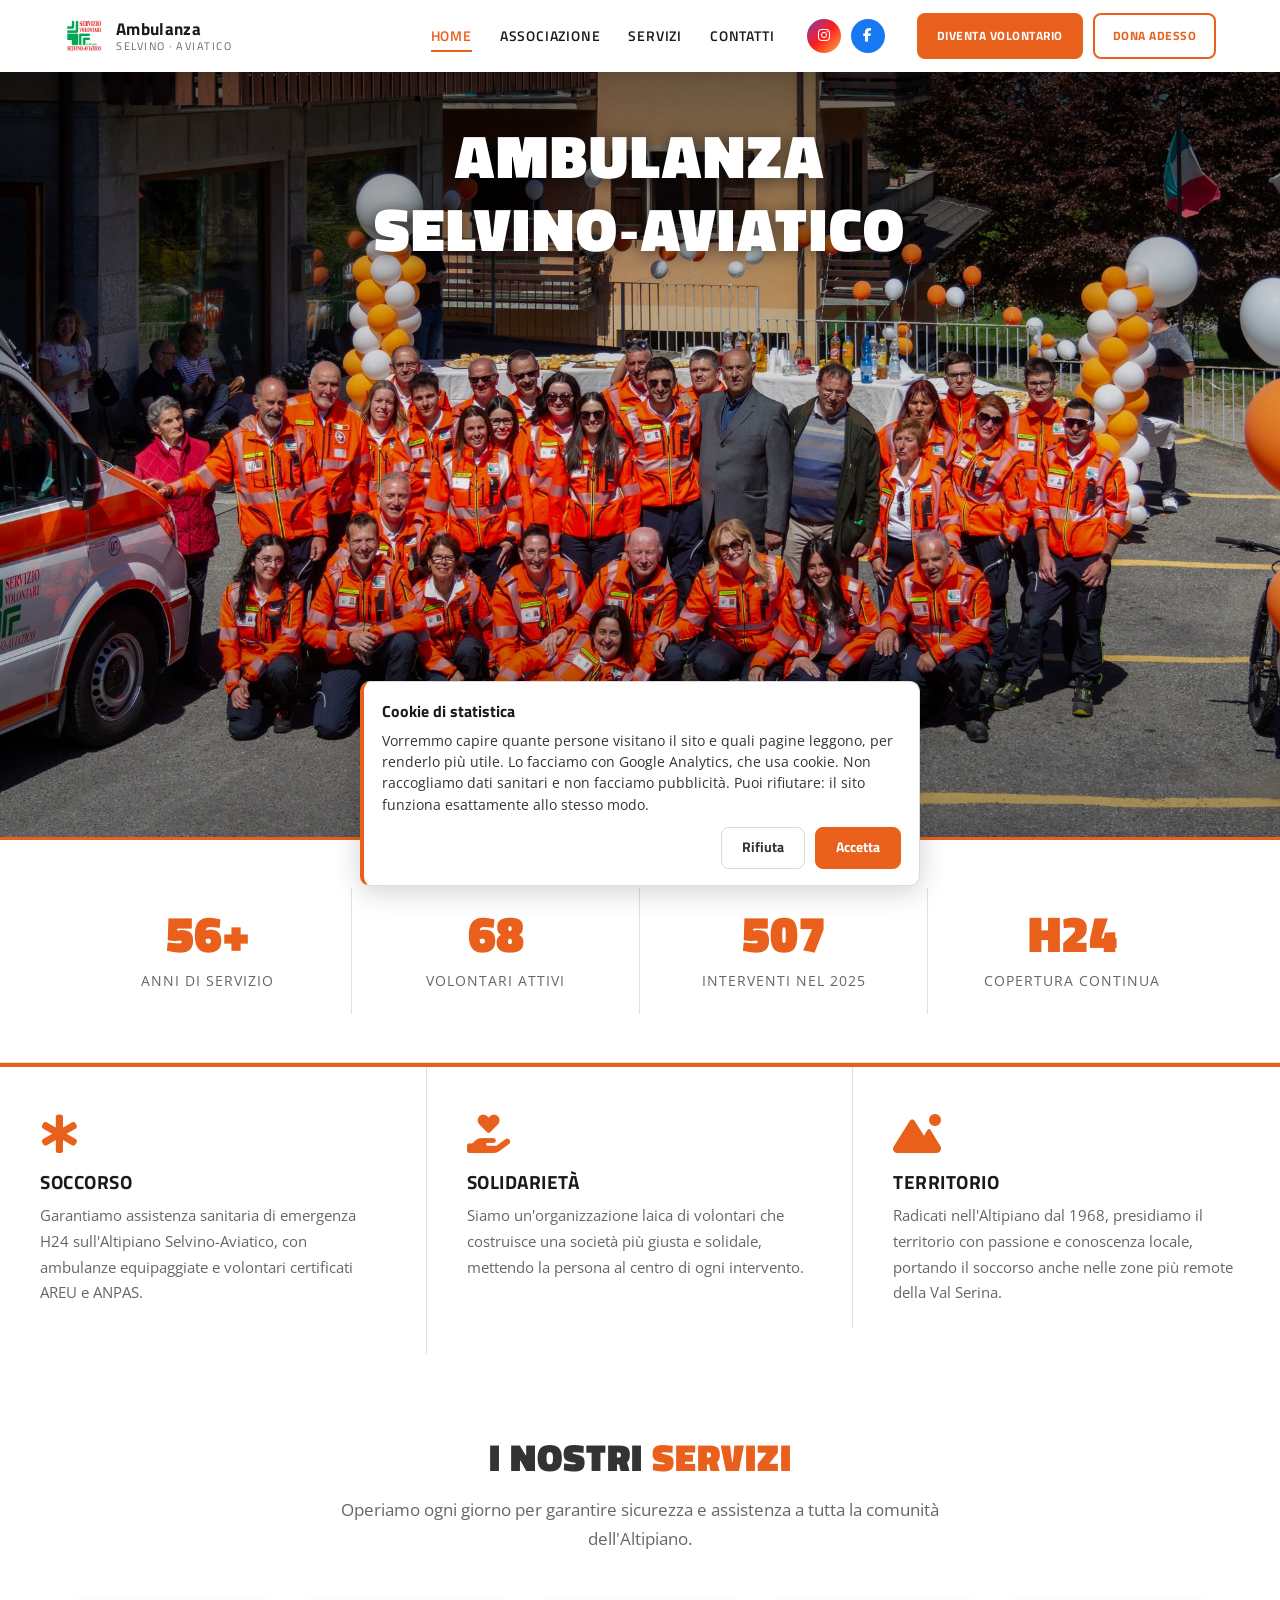
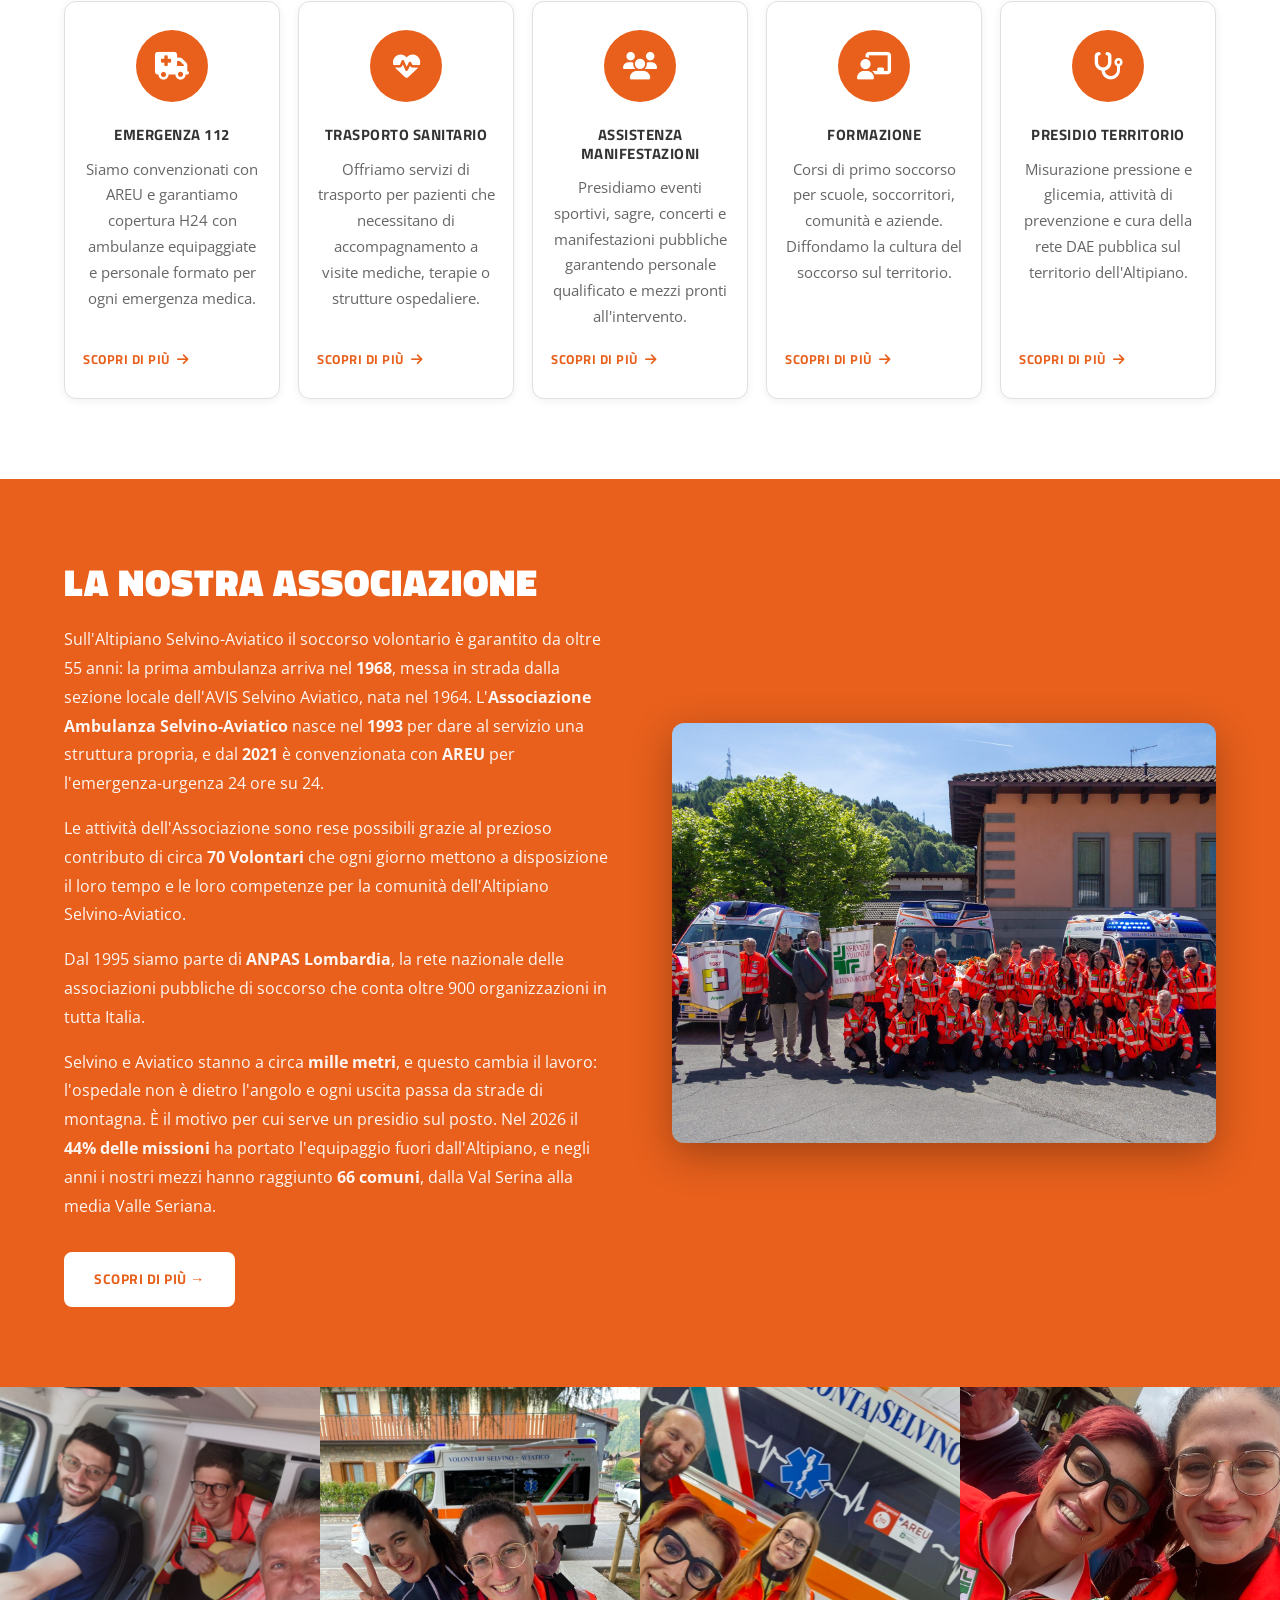
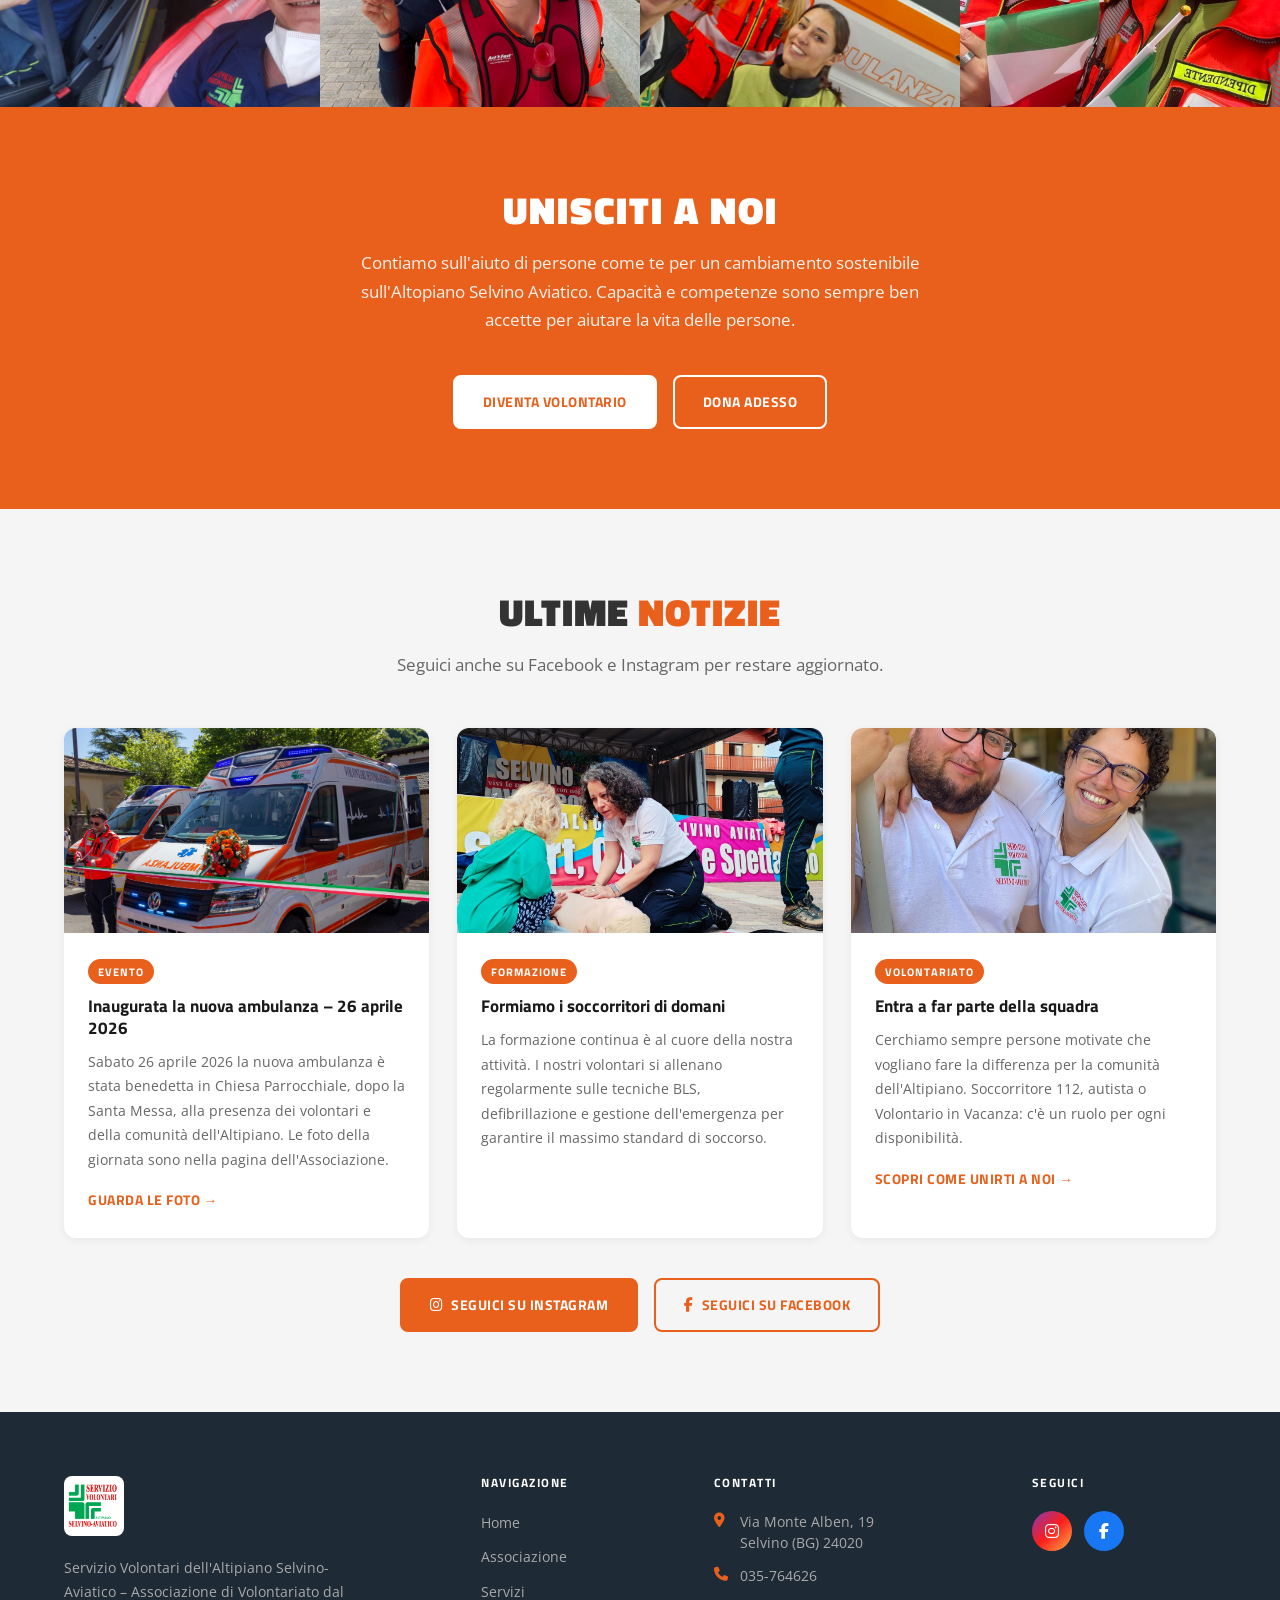
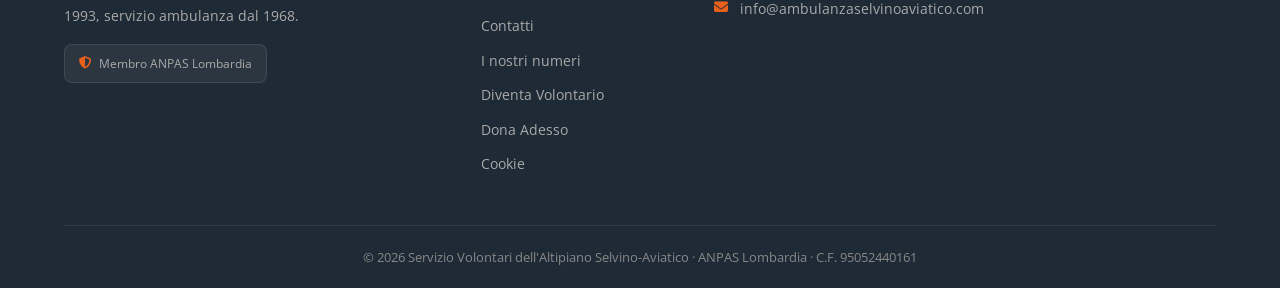
<file: index.html>
<!DOCTYPE html>
<html lang="it">
<head>
  <meta charset="UTF-8" />
  <meta name="viewport" content="width=device-width, initial-scale=1.0" />
  <title>Ambulanza Selvino-Aviatico | Soccorso Emergenza H24 – Altipiano Bergamasco</title>
  <meta name="description" content="Associazione di volontariato per soccorso emergenza H24 sull'Altipiano Selvino-Aviatico (BG). Servizio ambulanza dal 1968, ~70 volontari certificati AREU e ANPAS. Tel. 035-764626." />

  <!-- Canonical & robots -->
  <link rel="canonical" href="https://www.ambulanzaselvinoaviatico.com/" />
  <meta name="robots" content="index, follow" />
  <meta name="author" content="Associazione Ambulanza Selvino-Aviatico" />

  <!-- Geo meta -->
  <meta name="geo.region" content="IT-BG" />
  <meta name="geo.placename" content="Selvino, Bergamo, Lombardia" />
  <meta name="geo.position" content="45.775;9.760" />
  <meta name="ICBM" content="45.775, 9.760" />

  <!-- Favicon -->
  <link rel="icon" type="image/png" href="images/logo.png" />
  <link rel="apple-touch-icon" href="images/logo.png" />

  <!-- Open Graph -->
  <meta property="og:title" content="Ambulanza Selvino-Aviatico | Soccorso Emergenza H24" />
  <meta property="og:description" content="Associazione di volontariato per soccorso emergenza H24 sull'Altipiano Selvino-Aviatico (BG). Servizio ambulanza dal 1968, ~70 volontari certificati AREU e ANPAS." />
  <meta property="og:image" content="https://www.ambulanzaselvinoaviatico.com/images/hero-principale.jpg" />
  <meta property="og:url" content="https://www.ambulanzaselvinoaviatico.com/" />
  <meta property="og:type" content="website" />
  <meta property="og:locale" content="it_IT" />
  <meta property="og:site_name" content="Ambulanza Selvino-Aviatico" />

  <!-- Twitter Card -->
  <meta name="twitter:card" content="summary_large_image" />
  <meta name="twitter:title" content="Ambulanza Selvino-Aviatico | Soccorso Emergenza H24" />
  <meta name="twitter:description" content="Associazione di volontariato per soccorso emergenza H24 sull'Altipiano Selvino-Aviatico (BG)." />
  <meta name="twitter:image" content="https://www.ambulanzaselvinoaviatico.com/images/hero-principale.jpg" />

  <!-- JSON-LD Structured Data -->
  <script type="application/ld+json">
  {
    "@context": "https://schema.org",
    "@graph": [
      {
        "@type": "Organization",
        "@id": "https://www.ambulanzaselvinoaviatico.com/#organization",
        "name": "Associazione Ambulanza Selvino-Aviatico",
        "alternateName": "Servizio Volontari dell'Altipiano Selvino-Aviatico",
        "url": "https://www.ambulanzaselvinoaviatico.com",
        "logo": "https://www.ambulanzaselvinoaviatico.com/images/logo.png",
        "email": "info@ambulanzaselvinoaviatico.com",
        "telephone": "+39035764626",
        "foundingDate": "1993",
        "description": "Associazione di volontariato per soccorso emergenza-urgenza H24 sull'Altipiano Selvino-Aviatico (BG). Servizio ambulanza dal 1968, circa 70 volontari certificati AREU e ANPAS.",
        "address": {
          "@type": "PostalAddress",
          "streetAddress": "Via Monte Alben, 19",
          "addressLocality": "Selvino",
          "postalCode": "24020",
          "addressRegion": "BG",
          "addressCountry": "IT"
        },
        "vatID": "95052440161",
        "taxID": "95052440161",
        "knowsLanguage": "it-IT",
        "geo": {
          "@type": "GeoCoordinates",
          "latitude": 45.775,
          "longitude": 9.76
        },
        "openingHoursSpecification": {
          "@type": "OpeningHoursSpecification",
          "dayOfWeek": ["Monday", "Tuesday", "Wednesday", "Thursday", "Friday", "Saturday", "Sunday"],
          "opens": "00:00",
          "closes": "23:59",
          "description": "Servizio di emergenza-urgenza attivo 24 ore su 24, tutti i giorni"
        },
        "areaServed": [
          { "@type": "Place", "name": "Altipiano Selvino-Aviatico, Bergamo" },
          { "@type": "City", "name": "Selvino" },
          { "@type": "City", "name": "Aviatico" }
        ],
        "sameAs": [
          "https://www.facebook.com/ambulanzaselvinoaviatico",
          "https://www.instagram.com/ambulanzaselvinoaviatico/"
        ],
        "memberOf": {
          "@type": "Organization",
          "name": "ANPAS Lombardia",
          "url": "https://www.anpas.org"
        }
      },
      {
        "@type": "EmergencyService",
        "@id": "https://www.ambulanzaselvinoaviatico.com/#service",
        "name": "Soccorso Emergenza-Urgenza 112 – Altipiano Selvino-Aviatico",
        "provider": { "@id": "https://www.ambulanzaselvinoaviatico.com/#organization" },
        "serviceType": "Ambulanza e soccorso emergenza H24",
        "availableChannel": {
          "@type": "ServiceChannel",
          "servicePhone": { "@type": "ContactPoint", "telephone": "112", "contactType": "emergencyService" }
        },
        "areaServed": { "@type": "Place", "name": "Altipiano Selvino-Aviatico, Bergamo" }
      },
      {
        "@type": "WebSite",
        "@id": "https://www.ambulanzaselvinoaviatico.com/#website",
        "url": "https://www.ambulanzaselvinoaviatico.com",
        "name": "Ambulanza Selvino-Aviatico",
        "publisher": { "@id": "https://www.ambulanzaselvinoaviatico.com/#organization" },
        "inLanguage": "it-IT"
      }
    ]
  }
  </script>

  <!-- Font Awesome 6 -->
  <link rel="stylesheet" href="https://cdnjs.cloudflare.com/ajax/libs/font-awesome/6.5.0/css/all.min.css" />

  <!-- Stylesheet -->
  <link rel="stylesheet" href="css/style.css" />
</head>
<body>

  <!-- ============================================================
       HEADER
  ============================================================ -->
  <header class="site-header">
    <div class="container">
      <div class="header-inner">

        <a href="/" class="header-logo" aria-label="Torna alla home">
          <img src="images/logo.png" alt="Logo Ambulanza Selvino-Aviatico" />
          <div class="header-logo-text">
            <span class="logo-name">Ambulanza</span>
            <span class="logo-sub">Selvino · Aviatico</span>
          </div>
        </a>

        <nav class="header-nav" aria-label="Navigazione principale">
          <ul class="nav-links">
            <li><a href="/" class="active">Home</a></li>
            <li><a href="associazione.html">Associazione</a></li>
            <li><a href="servizi.html">Servizi</a></li>
            <li><a href="contatti.html">Contatti</a></li>
          </ul>

          <div class="header-social">
            <a href="https://www.instagram.com/ambulanzaselvinoaviatico/" target="_blank" rel="noopener" class="social-icon instagram" aria-label="Instagram">
              <i class="fab fa-instagram"></i>
            </a>
            <a href="https://www.facebook.com/ambulanzaselvinoaviatico" target="_blank" rel="noopener" class="social-icon facebook" aria-label="Facebook">
              <i class="fab fa-facebook-f"></i>
            </a>
          </div>

          <div class="header-cta">
            <a href="volontario.html" class="btn btn-orange">Diventa Volontario</a>
            <a href="volontario.html#dona" class="btn btn-orange-outline">Dona Adesso</a>
          </div>
        </nav>

        <button class="hamburger" id="hamburger" aria-label="Apri menu" aria-expanded="false">
          <span></span>
          <span></span>
          <span></span>
        </button>

      </div>
    </div>

    <!-- Mobile nav -->
    <div class="mobile-nav" id="mobile-nav" aria-hidden="true">
      <ul class="nav-links">
        <li><a href="/">Home</a></li>
        <li><a href="associazione.html">Associazione</a></li>
        <li><a href="servizi.html">Servizi</a></li>
        <li><a href="contatti.html">Contatti</a></li>
      </ul>
      <div class="header-social">
        <a href="https://www.instagram.com/ambulanzaselvinoaviatico/" target="_blank" rel="noopener" class="social-icon instagram" aria-label="Instagram">
          <i class="fab fa-instagram"></i>
        </a>
        <a href="https://www.facebook.com/ambulanzaselvinoaviatico" target="_blank" rel="noopener" class="social-icon facebook" aria-label="Facebook">
          <i class="fab fa-facebook-f"></i>
        </a>
      </div>
      <div class="header-cta">
        <a href="volontario.html" class="btn btn-orange">Diventa Volontario</a>
        <a href="volontario.html#dona" class="btn btn-orange-outline">Dona Adesso</a>
      </div>
    </div>
  </header>

  <!-- ============================================================
       HERO
  ============================================================ -->
  <section class="hero" style="background-image: url('images/hero-principale.jpg'); background-position: center 30%;" aria-label="Sezione hero">
    <div class="hero-content">
      <h1>Ambulanza Selvino&#8209;Aviatico</h1>
      <div class="hero-hover-reveal">
        <span class="tagline"><i class="fas fa-star-of-life"></i>&nbsp; Servizio ambulanza dal 1968</span>
      </div>
      <div class="hero-buttons">
        <a href="associazione.html" class="btn btn-white">Scopri la nostra storia</a>
        <a href="volontario.html" class="btn btn-white-outline">Unisciti a noi</a>
      </div>
    </div>
  </section>

  <!-- ============================================================
       STATS BAR
  ============================================================ -->
  <section class="stats-bar" aria-label="Statistiche">
    <div class="container">
      <div class="stats-grid">
        <div class="stat-item">
          <span class="stat-number" data-target="58" data-suffix="+">58+</span>
          <span class="stat-label">Anni di servizio</span>
        </div>
        <div class="stat-item">
          <span class="stat-number" data-target="70" data-suffix="">~70</span>
          <span class="stat-label">Volontari attivi</span>
        </div>
        <!-- CONTATORE:INIZIO -->
        <div class="stat-item">
          <a href="numeri.html" class="stat-collegato">
            <span class="stat-number" data-target="519" data-suffix="">519</span>
            <span class="stat-label">Interventi nel 2025</span>
          </a>
        </div>
        <!-- CONTATORE:FINE -->
        <div class="stat-item">
          <span class="stat-number">H24</span>
          <span class="stat-label">Copertura continua</span>
        </div>
      </div>
    </div>
  </section>

  <!-- ============================================================
       MISSION STRIP
  ============================================================ -->
  <section class="mission-strip" aria-label="I nostri impegni">
    <div class="mission-strip-grid">
      <div class="mission-strip-item">
        <i class="fas fa-star-of-life strip-icon"></i>
        <h3>Soccorso</h3>
        <p>Garantiamo assistenza sanitaria di emergenza H24 sull'Altipiano Selvino-Aviatico, con ambulanze equipaggiate e volontari certificati AREU e ANPAS.</p>
      </div>
      <div class="mission-strip-item">
        <i class="fas fa-hand-holding-heart strip-icon"></i>
        <h3>Solidarietà</h3>
        <p>Siamo un'organizzazione laica di volontari che costruisce una società più giusta e solidale, mettendo la persona al centro di ogni intervento.</p>
      </div>
      <div class="mission-strip-item">
        <i class="fas fa-mountain-sun strip-icon"></i>
        <h3>Territorio</h3>
        <p>Radicati nell'Altipiano dal 1968, presidiamo il territorio con passione e conoscenza locale, portando il soccorso anche nelle zone più remote della Val Serina.</p>
      </div>
    </div>
  </section>

  <!-- ============================================================
       SERVIZI
  ============================================================ -->
  <section class="services-section section-padding" aria-labelledby="servizi-title">
    <div class="container">
      <div class="text-center">
        <h2 class="section-title" id="servizi-title">I Nostri <span class="text-orange">Servizi</span></h2>
        <p class="section-subtitle">Operiamo ogni giorno per garantire sicurezza e assistenza a tutta la comunità dell'Altipiano.</p>
      </div>
      <div class="services-grid services-grid--5">

        <a href="servizi.html#emergenza" class="service-card">
          <div class="service-icon">
            <i class="fas fa-ambulance"></i>
          </div>
          <h3>Emergenza 112</h3>
          <p>Siamo convenzionati con AREU e garantiamo copertura H24 con ambulanze equipaggiate e personale formato per ogni emergenza medica.</p>
          <span class="service-card-link">Scopri di più <i class="fas fa-arrow-right"></i></span>
        </a>

        <a href="servizi.html#trasporto" class="service-card">
          <div class="service-icon">
            <i class="fas fa-heart-pulse"></i>
          </div>
          <h3>Trasporto Sanitario</h3>
          <p>Offriamo servizi di trasporto per pazienti che necessitano di accompagnamento a visite mediche, terapie o strutture ospedaliere.</p>
          <span class="service-card-link">Scopri di più <i class="fas fa-arrow-right"></i></span>
        </a>

        <a href="servizi.html#manifestazioni" class="service-card">
          <div class="service-icon">
            <i class="fas fa-users"></i>
          </div>
          <h3>Assistenza Manifestazioni</h3>
          <p>Presidiamo eventi sportivi, sagre, concerti e manifestazioni pubbliche garantendo personale qualificato e mezzi pronti all'intervento.</p>
          <span class="service-card-link">Scopri di più <i class="fas fa-arrow-right"></i></span>
        </a>

        <a href="servizi.html#formazione" class="service-card">
          <div class="service-icon">
            <i class="fas fa-chalkboard-teacher"></i>
          </div>
          <h3>Formazione</h3>
          <p>Corsi di primo soccorso per scuole, soccorritori, comunità e aziende. Diffondamo la cultura del soccorso sul territorio.</p>
          <span class="service-card-link">Scopri di più <i class="fas fa-arrow-right"></i></span>
        </a>

        <a href="servizi.html#presidio" class="service-card">
          <div class="service-icon">
            <i class="fas fa-stethoscope"></i>
          </div>
          <h3>Presidio Territorio</h3>
          <p>Misurazione pressione e glicemia, attività di prevenzione e cura della rete DAE pubblica sul territorio dell'Altipiano.</p>
          <span class="service-card-link">Scopri di più <i class="fas fa-arrow-right"></i></span>
        </a>

      </div>
    </div>
  </section>

  <!-- ============================================================
       ABOUT (orange bg)
  ============================================================ -->
  <section class="about-section section-padding" aria-labelledby="about-title">
    <div class="container">
      <div class="about-grid">
        <div class="about-text">
          <h2 class="section-title" id="about-title">La Nostra Associazione</h2>
          <p>Sull'Altipiano Selvino-Aviatico il soccorso volontario è garantito da oltre 55 anni: la prima ambulanza arriva nel <strong>1968</strong>, messa in strada dalla sezione locale dell'<a href="https://www.avisselvinoaviatico.com/" rel="noopener">AVIS Selvino Aviatico</a>, nata nel 1964. L'<strong>Associazione Ambulanza Selvino-Aviatico</strong> nasce nel <strong>1993</strong> per dare al servizio una struttura propria, e dal <strong>2021</strong> è convenzionata con <strong>AREU</strong> per l'emergenza-urgenza 24 ore su 24.</p>
          <p>Le attività dell'Associazione sono rese possibili grazie al prezioso contributo di circa <strong>70 Volontari</strong> che ogni giorno mettono a disposizione il loro tempo e le loro competenze per la comunità dell'Altipiano Selvino-Aviatico.</p>
          <p>Dal 1995 siamo parte di <strong>ANPAS Lombardia</strong>, la rete nazionale delle associazioni pubbliche di soccorso che conta oltre 900 organizzazioni in tutta Italia.</p>

          <p>Selvino e Aviatico stanno a circa <strong>mille metri</strong>, e questo cambia il lavoro: l'ospedale non è dietro l'angolo e ogni uscita passa da strade di montagna. È il motivo per cui serve un presidio sul posto. Nel 2026 il <strong>44% delle missioni</strong> ha portato l'equipaggio fuori dall'Altipiano, e negli anni i nostri mezzi hanno raggiunto <strong>66 comuni</strong>, dalla Val Serina alla media Valle Seriana.</p>
          <a href="associazione.html" class="btn btn-white">Scopri di più &rarr;</a>
        </div>
        <div class="about-image">
          <img src="images/team/gruppo11.jpg" alt="I volontari dell'Ambulanza Selvino-Aviatico" loading="lazy" />
        </div>
      </div>
    </div>
  </section>

  <!-- ============================================================
       PHOTO STRIP
  ============================================================ -->
  <div class="photo-strip" aria-label="Galleria fotografica">
    <div class="photo-strip-item">
      <img src="images/team/vol8.jpg" alt="Equipaggio Ambulanza Selvino-Aviatico" loading="lazy" style="object-position:center top;" />
    </div>
    <div class="photo-strip-item">
      <img src="images/team/vol12.jpg" alt="Volontarie Ambulanza Selvino-Aviatico" loading="lazy" style="object-position:center top;" />
    </div>
    <div class="photo-strip-item">
      <img src="images/team/team2.jpg" alt="Volontari Ambulanza Selvino-Aviatico" loading="lazy" style="object-position:center top;" />
    </div>
    <div class="photo-strip-item">
      <img src="images/team/vol15.jpg" alt="Volontari Ambulanza Selvino-Aviatico" loading="lazy" style="object-position:center top;" />
    </div>
  </div>

  <!-- ============================================================
       JOIN BANNER
  ============================================================ -->
  <section class="join-banner" aria-labelledby="join-title">
    <div class="container">
      <h2 id="join-title">Unisciti a Noi</h2>
      <p>Contiamo sull'aiuto di persone come te per un cambiamento sostenibile sull'Altopiano Selvino Aviatico. Capacità e competenze sono sempre ben accette per aiutare la vita delle persone.</p>
      <div class="join-buttons">
        <a href="volontario.html" class="btn btn-white">Diventa Volontario</a>
        <a href="volontario.html#dona" class="btn btn-white-outline">Dona Adesso</a>
      </div>
    </div>
  </section>

  <!-- ============================================================
       NEWS
  ============================================================ -->
  <section class="news-section section-padding" aria-labelledby="news-title">
    <div class="container">
      <div class="text-center">
        <h2 class="section-title" id="news-title">Ultime <span class="text-orange">Notizie</span></h2>
        <p class="section-subtitle">Seguici anche su Facebook e Instagram per restare aggiornato.</p>
      </div>
      <div class="news-grid">

        <article class="news-card">
          <div class="news-img">
            <img src="images/eventi/inaugurazione/evento-taglio-nastro.jpg" alt="Inaugurazione nuova ambulanza 26 aprile 2026" loading="lazy" />
          </div>
          <div class="news-body">
            <span class="news-tag">Evento</span>
            <h3>Inaugurata la nuova ambulanza – 26 aprile 2026</h3>
            <p>Sabato 26 aprile 2026 la nuova ambulanza è stata benedetta in Chiesa Parrocchiale, dopo la Santa Messa, alla presenza dei volontari e della comunità dell'Altipiano. Le foto della giornata sono nella pagina dell'Associazione.</p>
            <a href="associazione.html#main-carousel" class="news-link">Guarda le foto →</a>
          </div>
        </article>

        <article class="news-card">
          <div class="news-img">
            <img src="images/servizi/formazione/formazione1.jpg" alt="Formazione BLS e primo soccorso" loading="lazy" />
          </div>
          <div class="news-body">
            <span class="news-tag">Formazione</span>
            <h3>Formiamo i soccorritori di domani</h3>
            <p>La formazione continua è al cuore della nostra attività. I nostri volontari si allenano regolarmente sulle tecniche BLS, defibrillazione e gestione dell'emergenza per garantire il massimo standard di soccorso.</p>
          </div>
        </article>

        <article class="news-card">
          <div class="news-img">
            <img src="images/news-team.jpg" alt="Volontari Servizio Selvino-Aviatico" loading="lazy" />
          </div>
          <div class="news-body">
            <span class="news-tag">Volontariato</span>
            <h3>Entra a far parte della squadra</h3>
            <p>Cerchiamo sempre persone motivate che vogliano fare la differenza per la comunità dell'Altipiano. Soccorritore 112, autista o Volontario in Vacanza: c'è un ruolo per ogni disponibilità.</p>
            <a href="volontario.html" class="news-link">Scopri come unirti a noi →</a>
          </div>
        </article>

      </div>

      <div class="text-center" style="margin-top:40px;">
        <a href="https://www.instagram.com/ambulanzaselvinoaviatico/" target="_blank" rel="noopener" class="btn btn-orange">
          <i class="fab fa-instagram" style="margin-right:8px;"></i>Seguici su Instagram
        </a>
        <a href="https://www.facebook.com/ambulanzaselvinoaviatico" target="_blank" rel="noopener" class="btn btn-orange-outline" style="margin-left:12px;">
          <i class="fab fa-facebook-f" style="margin-right:8px;"></i>Seguici su Facebook
        </a>
      </div>
    </div>
  </section>

  <!-- ============================================================
       FOOTER
  ============================================================ -->
  <footer class="site-footer" aria-label="Piè di pagina">
    <div class="container">
      <div class="footer-grid">

        <!-- Brand -->
        <div class="footer-brand">
          <img src="images/logo.png" alt="Logo Ambulanza Selvino-Aviatico" class="footer-logo" />
          <p>Servizio Volontari dell'Altipiano Selvino-Aviatico – Associazione di Volontariato dal 1993, servizio ambulanza dal 1968.</p>
          <div class="footer-anpas-badge">
            <i class="fas fa-shield-halved"></i>
            <span>Membro ANPAS Lombardia</span>
          </div>
        </div>

        <!-- Nav -->
        <div class="footer-col">
          <h4>Navigazione</h4>
          <nav class="footer-nav" aria-label="Navigazione footer">
            <a href="/">Home</a>
            <a href="associazione.html">Associazione</a>
            <a href="servizi.html">Servizi</a>
            <a href="contatti.html">Contatti</a>
            <a href="numeri.html">I nostri numeri</a>
            <a href="volontario.html">Diventa Volontario</a>
            <a href="volontario.html#dona">Dona Adesso</a>
            <a href="#cookie">Cookie</a>
          </nav>
        </div>

        <!-- Contatti -->
        <div class="footer-col">
          <h4>Contatti</h4>
          <ul class="footer-contact-list">
            <li>
              <i class="fas fa-location-dot"></i>
              <span>Via Monte Alben, 19<br>Selvino (BG) 24020</span>
            </li>
            <li>
              <i class="fas fa-phone"></i>
              <a href="tel:035764626">035-764626</a>
            </li>
            <li>
              <i class="fas fa-envelope"></i>
              <a href="mailto:info@ambulanzaselvinoaviatico.com">info@ambulanzaselvinoaviatico.com</a>
            </li>
          </ul>
        </div>

        <!-- Social -->
        <div class="footer-col">
          <h4>Seguici</h4>
          <div class="footer-social">
            <a href="https://www.instagram.com/ambulanzaselvinoaviatico/" target="_blank" rel="noopener" class="social-icon instagram" aria-label="Instagram">
              <i class="fab fa-instagram"></i>
            </a>
            <a href="https://www.facebook.com/ambulanzaselvinoaviatico" target="_blank" rel="noopener" class="social-icon facebook" aria-label="Facebook">
              <i class="fab fa-facebook-f"></i>
            </a>
          </div>
        </div>

      </div>
    </div>
    <div class="footer-bottom">
      <div class="container">
        <span>&copy; 2026 Servizio Volontari dell'Altipiano Selvino-Aviatico &middot; ANPAS Lombardia &middot; C.F. 95052440161</span>
      </div>
    </div>
  </footer>

  <script src="js/main.js"></script>
  <script src="js/analytics.js" defer></script>
</body>
</html>
</file>
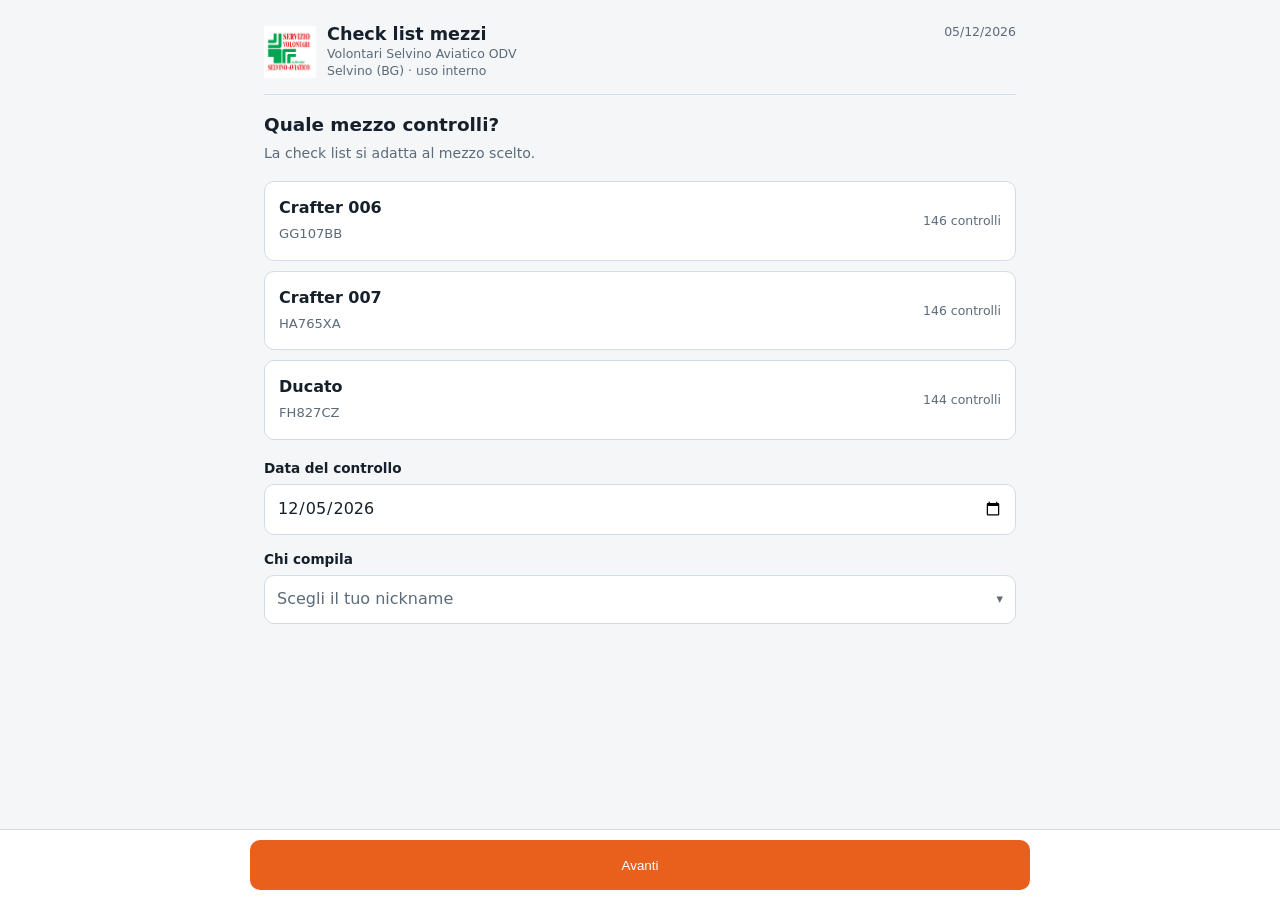
<file: checklist/index.html>
<!DOCTYPE html>
<html lang="it">
<head>
<meta charset="utf-8">
<meta name="viewport" content="width=device-width, initial-scale=1, viewport-fit=cover">
<meta name="robots" content="noindex, nofollow, noarchive">
<meta name="referrer" content="no-referrer">
<link rel="icon" href="../images/logo.png">
<title>Check list mezzi</title>
<style>
  :root {
    --paper:#F4F6F8; --surface:#FFFFFF; --surface-2:#E9EDF1;
    --ink:#16202B; --ink-soft:#5C6B7A; --line:#D3DCE4;
    --accent:#E8601C; --accent-dark:#C04D14; --accent-ink:#FFFFFF;
    --ok:#1A8B3C; --ok-bg:#E6F4EA; --ko:#B3261E; --ko-bg:#FCE9E7;
    --warn:#A8710A; --warn-bg:#FCF3E2;
    --radius:10px; --shadow:0 1px 2px rgba(22,32,43,.06), 0 8px 22px -16px rgba(22,32,43,.4);
  }
  @media (prefers-color-scheme: dark) {
    :root:not([data-theme="light"]) {
      --paper:#12171C; --surface:#1B2229; --surface-2:#242D36;
      --ink:#EDF1F5; --ink-soft:#9AA8B5; --line:#33404C;
      --accent:#FF7A3D; --accent-dark:#E8601C; --accent-ink:#221004;
      --ok:#5BC77E; --ok-bg:#16301F; --ko:#FF6B61; --ko-bg:#331614;
      --warn:#E0AE55; --warn-bg:#2E2512;
    }
  }
  *,*::before,*::after { box-sizing:border-box; }
  html { -webkit-text-size-adjust:100%; }
  body { margin:0; background:var(--paper); color:var(--ink);
         font:16px/1.55 system-ui,-apple-system,"Segoe UI",Roboto,Arial,sans-serif; }
  .wrap { max-width:780px; margin:0 auto; padding:14px 14px 96px; }

  .testata { display:flex; justify-content:space-between; align-items:flex-start;
             gap:12px; padding:10px 0 14px; border-bottom:1px solid var(--line); margin-bottom:16px; }
  .marchio { display:flex; gap:11px; align-items:center; }
  .marchio img { width:52px; height:52px; object-fit:contain; flex:0 0 auto; }
  .testata h1 { margin:0 0 1px; font-size:1.1rem; font-weight:700; line-height:1.2; }
  .testata .sub { font-size:.78rem; color:var(--ink-soft); line-height:1.35; }
  /* su telefono la data in alto a destra stringerebbe troppo il titolo:
     si toglie, tanto il campo data e' subito sotto nel modulo */
  @media (max-width:430px) {
    .marchio img { width:44px; height:44px; }
    #oggiTxt { display:none; }
  }

  h2 { font-size:1.15rem; margin:0 0 4px; }
  .sotto { margin:0 0 16px; color:var(--ink-soft); font-size:.88rem; }

  .passo { display:none; } .passo.attivo { display:block; }

  /* ---- scelta mezzo ---- */
  .mezzi { display:grid; gap:10px; margin:0 0 18px; }
  .mezzo { display:flex; align-items:center; gap:12px; width:100%; text-align:left;
           border:1px solid var(--line); background:var(--surface); border-radius:var(--radius);
           padding:14px; cursor:pointer; font:inherit; color:inherit; min-height:auto; }
  .mezzo.sel { border-color:var(--accent); box-shadow:inset 0 0 0 1px var(--accent); }
  .mezzo .n { font-weight:700; font-size:1rem; }
  .mezzo .t { font-size:.82rem; color:var(--ink-soft); font-variant-numeric:tabular-nums; }
  .mezzo .c { margin-left:auto; font-size:.78rem; color:var(--ink-soft); text-align:right; }

  .campo { margin:0 0 14px; }
  label { display:block; font-size:.85rem; font-weight:600; margin:0 0 5px; }
  input[type=text], input[type=date], textarea, select {
    width:100%; padding:11px 12px; font:inherit; color:var(--ink); background:var(--surface);
    border:1px solid var(--line); border-radius:var(--radius); min-height:46px; }
  textarea { min-height:78px; resize:vertical; }
  input:focus-visible, button:focus-visible, select:focus-visible {
    outline:2px solid var(--accent); outline-offset:2px; }
  .errore { color:var(--ko); font-size:.8rem; margin:4px 0 0; display:none; }
  .campo.ko input { border-color:var(--ko); } .campo.ko .errore { display:block; }

  /* ---- scelta nickname ----
     I nickname sono in ordine di ore fatte, non alfabetico: chi gira di piu'
     sta in cima e di solito non deve nemmeno cercare. Per tutti gli altri c'e'
     il campo di ricerca, che e' il motivo per cui questo non e' un <select>. */
  .scelto { display:flex; align-items:center; gap:10px; width:100%; text-align:left;
            padding:11px 12px; min-height:46px; font:inherit; color:var(--ink);
            background:var(--surface); border:1px solid var(--line);
            border-radius:var(--radius); cursor:pointer; }
  .scelto .v { flex:1; }
  .scelto.vuoto .v { color:var(--ink-soft); }
  .scelto .g { color:var(--ink-soft); font-size:.8rem; }
  .campo.ko .scelto { border-color:var(--ko); }

  .menu { border:1px solid var(--line); background:var(--surface);
          border-radius:var(--radius); margin:6px 0 0; overflow:hidden; }
  .menu input { border:0; border-bottom:1px solid var(--line); border-radius:0; }
  .menu input:focus-visible { outline-offset:-2px; }
  .menu-lista { max-height:min(46vh, 320px); overflow-y:auto; -webkit-overflow-scrolling:touch; }
  .nick { display:block; width:100%; text-align:left; padding:11px 13px;
          background:none; border:0; border-bottom:1px solid var(--line);
          font:inherit; color:inherit; cursor:pointer; }
  .nick:last-child { border-bottom:0; }
  .nick:hover, .nick.attiva { background:var(--surface-2); }
  .nick[aria-selected="true"] { font-weight:700; color:var(--accent); }
  .nick b { font-weight:700; text-decoration:underline; text-underline-offset:2px; }
  .menu-vuoto { margin:0; padding:13px; font-size:.85rem; color:var(--ink-soft); }

  /* ---- avanzamento ---- */
  .barra-box { position:sticky; top:0; z-index:5; background:var(--paper);
               padding:8px 0 10px; margin:0 0 12px; border-bottom:1px solid var(--line); }
  .barra { height:6px; background:var(--surface-2); border-radius:99px; overflow:hidden; }
  .barra i { display:block; height:100%; width:0; background:var(--accent); transition:width .25s; }
  .barra-testo { display:flex; justify-content:space-between; gap:10px;
                 margin:6px 0 0; font-size:.78rem; color:var(--ink-soft); }
  .barra-testo b { color:var(--ink); }

  /* ---- gruppi e zone ----
     Due livelli: il gruppo e' il contenitore che si apre (la borsa, il lato
     sinistro), dentro ci stanno gli scomparti da spuntare. I gruppi che non
     hanno scomparti restano a un livello solo: incartarli in un secondo
     accordion vuoto sarebbe un tocco in piu' per niente. */
  .gruppo { border:1px solid var(--line); background:var(--surface);
            border-radius:var(--radius); margin:0 0 10px; overflow:hidden; }
  .gruppo.fatto { border-color:var(--ok); }
  .gruppo.problemi { border-color:var(--warn); }
  .gruppo-testa { display:flex; align-items:center; gap:10px; width:100%; text-align:left;
                  padding:14px; background:none; border:0; font:inherit; color:inherit;
                  cursor:pointer; }
  .gruppo-nome { font-weight:700; font-size:.98rem; flex:1; }
  .gruppo-stato { font-size:.75rem; font-weight:700; padding:3px 8px; border-radius:99px;
                  background:var(--surface-2); color:var(--ink-soft); white-space:nowrap; }
  .gruppo.fatto .gruppo-stato { background:var(--ok-bg); color:var(--ok); }
  .gruppo.problemi .gruppo-stato { background:var(--warn-bg); color:var(--warn); }
  .gruppo.aperto > .gruppo-testa .freccia { transform:rotate(90deg); }
  .gruppo-corpo { display:none; padding:0 10px 10px; border-top:1px solid var(--line); }
  .gruppo.aperto .gruppo-corpo { display:block; }
  /* dentro un gruppo le zone sono annidate: niente bordo doppio in cima */
  .gruppo-corpo .zona { margin:10px 0 0; }

  /* ---- zone ---- */
  .zona { border:1px solid var(--line); background:var(--surface);
          border-radius:var(--radius); margin:0 0 10px; overflow:hidden; }
  .zona.fatta { border-color:var(--ok); }
  .zona.problemi { border-color:var(--warn); }
  .zona-testa { display:flex; align-items:center; gap:10px; width:100%; text-align:left;
                padding:13px 14px; background:none; border:0; font:inherit; color:inherit; cursor:pointer; }
  .zona-nome { font-weight:700; font-size:.92rem; flex:1; }
  .zona-stato { font-size:.75rem; font-weight:700; padding:3px 8px; border-radius:99px;
                background:var(--surface-2); color:var(--ink-soft); white-space:nowrap; }
  .zona.fatta .zona-stato { background:var(--ok-bg); color:var(--ok); }
  .zona.problemi .zona-stato { background:var(--warn-bg); color:var(--warn); }
  .freccia { transition:transform .2s; color:var(--ink-soft); }
  .zona.aperta > .zona-testa .freccia { transform:rotate(90deg); }
  .zona-corpo { display:none; border-top:1px solid var(--line); }
  .zona.aperta .zona-corpo { display:block; }
  .tutto-ok { display:block; width:100%; padding:10px 14px; border:0; border-bottom:1px solid var(--line);
              background:var(--surface-2); color:var(--ink); font:600 .82rem/1 inherit; cursor:pointer; }

  .voce { display:flex; align-items:center; gap:10px; padding:10px 14px; border-bottom:1px solid var(--line); }
  .voce:last-child { border-bottom:0; }
  .voce-q { flex:0 0 auto; min-width:30px; height:26px; padding:0 7px; border-radius:6px;
            background:var(--surface-2); color:var(--ink-soft);
            font:700 .8rem/26px system-ui; text-align:center; font-variant-numeric:tabular-nums; }
  .voce-n { flex:1; font-size:.88rem; line-height:1.4; }
  .voce-b { display:flex; gap:5px; flex:0 0 auto; }
  .sb { border:1px solid var(--line); background:var(--surface); color:var(--ink-soft);
        border-radius:7px; padding:6px 9px; font:700 .76rem/1 inherit; cursor:pointer; min-width:38px; }
  .sb.on-ok { background:var(--ok); border-color:var(--ok); color:#fff; }
  .sb.on-ko { background:var(--ko); border-color:var(--ko); color:#fff; }
  .voce.ko { background:var(--ko-bg); }
  .scad { display:inline-block; margin-left:7px; padding:2px 7px; border-radius:99px;
          font:700 .7rem/1.5 inherit; white-space:nowrap; vertical-align:middle; }
  .scad.ko { background:var(--ko-bg); color:var(--ko); }
  .scad.warn { background:var(--warn-bg); color:var(--warn); }
  .scad-mod { display:block; margin-top:4px; padding:0; background:none; border:0;
              font:600 .72rem/1.4 inherit; color:var(--accent); cursor:pointer;
              text-decoration:underline; text-underline-offset:2px; }
  .scad-box { padding:0 14px 10px; }
  .scad-box input { min-height:40px; font-size:.85rem; }
  .riq.conferma { border-color:var(--warn); background:var(--warn-bg); }
  .riq.conferma label { display:flex; gap:9px; align-items:flex-start; font-weight:600;
                        margin:10px 0 0; cursor:pointer; }
  .riq.conferma input[type=checkbox] { width:20px; height:20px; flex:0 0 auto; margin-top:1px; }
  .voce-nota { padding:0 14px 10px; }
  .voce-nota input { min-height:40px; font-size:.85rem; }


  .voce-atm { display:flex; align-items:center; gap:4px; flex:0 0 auto; }
  .voce-atm input { width:64px; min-height:38px; padding:6px 7px; text-align:center;
                    font:600 .88rem/1 inherit; }
  .voce-atm .um { font-size:.72rem; color:var(--ink-soft); }
  .voce.senza-atm .voce-atm input { border-color:var(--ko); background:var(--ko-bg); }

  .voce-ecg { display:flex; flex-wrap:wrap; gap:10px 16px; padding:2px 14px 11px;
              border-bottom:1px solid var(--line); }
  .voce-ecg label { font-size:.78rem; font-weight:600; color:var(--ink-soft);
                    display:flex; align-items:center; gap:7px; margin:0; }
  .voce-ecg .campo { display:flex; align-items:center; gap:4px; }
  .voce-ecg input { width:70px; min-height:38px; padding:6px 7px; text-align:center;
                    font:600 .88rem/1 inherit; }
  .voce-ecg .um { font-size:.72rem; }
  .tacche { display:flex; gap:4px; }
  .tacca { width:38px; min-height:38px; border:1px solid var(--line); background:var(--surface);
           color:var(--ink); border-radius:7px; font:700 .86rem/1 inherit; cursor:pointer; }
  .tacca.sel { background:var(--accent); border-color:var(--accent); color:var(--accent-ink); }
  .voce.senza-ecg + .voce-ecg input,
  .voce.senza-ecg + .voce-ecg .tacca { border-color:var(--ko); }

  /* ---- danni e segnalazioni ---- */
  .tipi { display:flex; flex-wrap:wrap; gap:7px; margin:0 0 12px; }
  .tipo { display:flex; align-items:center; gap:6px; border:1px solid var(--line);
          background:var(--surface); color:var(--ink); border-radius:99px;
          padding:7px 12px 7px 7px; font:600 .8rem/1 inherit; cursor:pointer; min-height:0; }
  .tipo .pal { width:20px; height:20px; border-radius:50%; color:#fff; flex:0 0 auto;
               font:700 .72rem/20px system-ui; text-align:center; }
  .tipo.sel { border-color:var(--ink); box-shadow:inset 0 0 0 1px var(--ink); }
  .disegno { position:relative; border:1px solid var(--line); border-radius:var(--radius);
             background:#fff; overflow:hidden; touch-action:manipulation; }
  .disegno img { display:block; width:100%; height:auto; user-select:none; -webkit-user-drag:none; }
  .segni { position:absolute; inset:0; }
  .segno-d { position:absolute; width:26px; height:26px; margin:-13px 0 0 -13px;
             border-radius:50%; color:#fff; border:2px solid #fff; cursor:grab;
             font:700 .78rem/22px system-ui; text-align:center; touch-action:none;
             box-shadow:0 1px 4px rgba(0,0,0,.45); }
  .segno-d.presa { cursor:grabbing; transform:scale(1.15); }
  .aiuto { margin:8px 0 0; font-size:.8rem; color:var(--ink-soft); }
  .avviso-dif { margin:0 0 12px; padding:10px 12px; border-radius:var(--radius);
                border:1px solid var(--line); background:var(--surface); font-size:.84rem;
                color:var(--ink-soft); }
  .avviso-dif.ko { border-color:var(--ko); background:var(--ko-bg); color:var(--ink); }
  .avviso-dif button { display:block; margin-top:8px; border:1px solid var(--ko); background:#fff;
                       color:var(--ko); border-radius:7px; padding:8px 14px;
                       font:700 .84rem/1 inherit; cursor:pointer; min-height:0; }
  .scorciatoia { margin:14px 0 0; text-align:center; }
  .scorciatoia button { border:1px dashed var(--line); background:none; color:var(--ink-soft);
                        border-radius:var(--radius); padding:10px 14px; width:100%;
                        font:600 .84rem/1.3 inherit; cursor:pointer; min-height:0; }
  .scorciatoia button:hover { border-color:var(--accent); color:var(--accent); }
  .torna { margin:0 0 14px; }
  .torna button { border:1px solid var(--line); background:var(--surface); color:var(--ink);
                  border-radius:var(--radius); padding:9px 13px; font:600 .84rem/1 inherit;
                  cursor:pointer; min-height:0; }
  .elenco-danni { list-style:none; margin:12px 0 0; padding:0; }
  .elenco-danni li { display:flex; align-items:flex-start; gap:9px; padding:9px 11px;
                     border:1px solid var(--line); border-radius:var(--radius);
                     background:var(--surface); margin:0 0 7px; }
  .elenco-danni .pal { width:22px; height:22px; border-radius:50%; color:#fff; flex:0 0 auto;
                       font:700 .75rem/22px system-ui; text-align:center; }
  .elenco-danni .testo { flex:1; font-size:.86rem; }
  .elenco-danni input { min-height:38px; font-size:.84rem; margin-top:5px; }
  .elenco-danni li.senza { border-color:var(--ko); }
  .elenco-danni li.senza input { border-color:var(--ko); background:var(--ko-bg, #fdecec); }
  .elenco-danni .via { flex:0 0 auto; border:0; background:none; color:var(--ko);
                       font:700 1.1rem/1 inherit; cursor:pointer; padding:2px 6px; min-height:0; }

  .segno-d.vecchio { border-style:dashed; border-width:3px; }
  .segno-d.risolto { opacity:.35; text-decoration:line-through; }
  .elenco-danni li.gia { border-left:4px solid var(--warn); }
  .elenco-danni li.gia.risolto { opacity:.6; }
  .elenco-danni .origine { display:block; font-size:.76rem; color:var(--ink-soft); margin-top:2px; }
  .elenco-danni .scelte { display:flex; gap:6px; margin-top:7px; }
  .elenco-danni .sc { border:1px solid var(--line); background:var(--surface); color:var(--ink-soft);
                      border-radius:7px; padding:7px 11px; font:600 .78rem/1 inherit;
                      cursor:pointer; min-height:0; }
  .elenco-danni .sc.sel { background:var(--warn-bg); border-color:var(--warn); color:var(--warn); }
  .elenco-danni .sc.ok.sel { background:var(--ok-bg); border-color:var(--ok); color:var(--ok); }

  /* ---- riepilogo ---- */
  .riq { border:1px solid var(--line); background:var(--surface);
         border-radius:var(--radius); padding:14px; margin:0 0 14px; }
  .riq h3 { margin:0 0 8px; font-size:.95rem; }
  .riq.ko { border-color:var(--ko); background:var(--ko-bg); }
  .riq.ok { border-color:var(--ok); background:var(--ok-bg); }
  .mancanti { margin:0; padding-left:18px; font-size:.88rem; }
  .mancanti li { margin:0 0 5px; }
  .mancanti .dove { color:var(--ink-soft); font-size:.8rem; }
  dl.dati { margin:0; display:grid; grid-template-columns:auto 1fr; gap:6px 12px; font-size:.88rem; }
  dl.dati dt { color:var(--ink-soft); } dl.dati dd { margin:0; font-weight:600; }

  /* ---- barra azioni ---- */
  .azioni { position:fixed; left:0; right:0; bottom:0; z-index:10;
            display:flex; gap:10px; padding:10px 14px calc(10px + env(safe-area-inset-bottom));
            background:var(--surface); border-top:1px solid var(--line); }
  .azioni-in { display:flex; gap:10px; max-width:780px; margin:0 auto; width:100%; }
  button.big { flex:1; font:700 .95rem/1 inherit; border-radius:var(--radius);
               border:1px solid transparent; padding:14px 16px; min-height:50px; cursor:pointer; }
  .btn-pri { background:var(--accent); color:var(--accent-ink); border-color:var(--accent); }
  .btn-pri:hover { background:var(--accent-dark); }
  .btn-pri:disabled { opacity:.5; cursor:not-allowed; }
  .btn-sec { background:transparent; color:var(--ink); border-color:var(--line); flex:0 0 auto; }

  .stato { margin:10px 0 0; font-size:.88rem; display:none; }
  .stato.ko { color:var(--ko); display:block; } .stato.lav { color:var(--ink-soft); display:block; }

  .avviso { border:1px solid var(--line); border-left:4px solid var(--accent);
            background:var(--surface-2); border-radius:var(--radius);
            padding:11px 13px; margin:0 0 16px; font-size:.85rem; }
  .avviso b { display:block; margin-bottom:2px; }

  .esito { text-align:center; padding:26px 12px; }
  .esito .segno { width:58px; height:58px; border-radius:50%; background:var(--ok); color:#fff;
                  display:flex; align-items:center; justify-content:center; font-size:29px; margin:0 auto 14px; }
  .esito .file { font-family:ui-monospace,Menlo,Consolas,monospace; font-size:.9rem;
                 background:var(--surface-2); padding:6px 10px; border-radius:6px;
                 display:inline-block; margin:8px 0; word-break:break-all; }

  @media print {
    .azioni, .barra-box, .zona-testa .freccia, .tutto-ok, .voce-b { display:none !important; }
    body { background:#fff; } .zona-corpo { display:block !important; }
  }
</style>
</head>
<body>
<div class="wrap">

  <div class="testata">
    <div class="marchio">
      <img src="../images/logo.png" alt="Volontari Selvino Aviatico ODV" width="52" height="52">
      <div>
        <h1>Check list mezzi</h1>
        <div class="sub">Volontari Selvino Aviatico ODV</div>
        <div class="sub">Selvino (BG) &middot; uso interno</div>
      </div>
    </div>
    <div class="sub" id="oggiTxt"></div>
  </div>

  <div class="avviso" id="avvisoProva" hidden>
    <b>Modulo in prova</b>
    <span id="avvisoTxt"></span>
  </div>

  <!-- ===================== 1. MEZZO ===================== -->
  <section class="passo attivo" data-passo="1">
    <h2>Quale mezzo controlli?</h2>
    <p class="sotto">La check list si adatta al mezzo scelto.</p>
    <div class="mezzi" id="mezzi"></div>

    <div class="campo">
      <label for="data">Data del controllo</label>
      <input type="date" id="data">
      <p class="errore">Indica la data.</p>
    </div>
    <div class="campo" id="campoChi">
      <label id="lblChi">Chi compila</label>
      <button type="button" class="scelto vuoto" id="btnChi"
              aria-haspopup="listbox" aria-expanded="false" aria-labelledby="lblChi chiTxt">
        <span class="v" id="chiTxt">Scegli il tuo nickname</span>
        <span class="g" aria-hidden="true">&#9662;</span>
      </button>
      <div class="menu" id="menuChi" hidden>
        <input type="text" id="cercaChi" autocomplete="off" autocapitalize="none"
               spellcheck="false" placeholder="Cerca il tuo nickname&hellip;"
               aria-label="Cerca il tuo nickname">
        <div class="menu-lista" id="listaChi" role="listbox" aria-label="Nickname"></div>
        <p class="menu-vuoto" id="vuotoChi" hidden>Nessun nickname trovato.</p>
      </div>
      <p class="errore">Scegli il tuo nickname.</p>
    </div>
    <p class="stato" id="stato1"></p>
  </section>

  <!-- ===================== 2. CONTROLLI ===================== -->
  <section class="passo" data-passo="2">
    <div class="barra-box">
      <div class="barra"><i id="barra"></i></div>
      <p class="barra-testo">
        <span><b id="zFatte">0</b> di <b id="zTot">0</b> zone</span>
        <span id="contaKo"></span>
      </p>
    </div>
    <div id="zone"></div>
    <p class="scorciatoia"><button type="button" id="vaiDanni">Hai visto un danno? Segnalalo subito &rarr;</button></p>
    <p class="stato" id="stato2"></p>
  </section>

  <!-- ===================== 3. DANNI ===================== -->
  <section class="passo" data-passo="3">
    <p class="torna" id="tornaBox" hidden><button type="button" id="tornaControlli">&larr; Torna ai controlli</button></p>
    <h2>Danni e segnalazioni</h2>
    <p class="sotto">Scegli il tipo, poi tocca il punto sul disegno. Se sbagli, trascina il
    segno o toccalo per toglierlo. Per ogni danno <b>scrivi dove si trova e cos&rsquo;&egrave;</b>:
    senza la nota non si prosegue. Se non c'&egrave; niente da segnalare, vai avanti.</p>

    <div id="avvisoDifetti" hidden></div>
    <div class="tipi" id="tipiDanno"></div>

    <div class="disegno" id="disegno">
      <img src="mezzo-danni.png" alt="Viste del mezzo: fiancata sinistra, fiancata destra, frontale, posteriore" id="imgMezzo">
      <div class="segni" id="segni"></div>
    </div>
    <p class="aiuto" id="aiutoDanni">Nessun danno segnalato.</p>

    <ul class="elenco-danni" id="elencoDanni"></ul>
    <p class="stato" id="stato3d"></p>
  </section>

  <!-- ===================== 4. RIEPILOGO ===================== -->
  <section class="passo" data-passo="4">
    <h2>Controlla e salva</h2>
    <p class="sotto">Verifica prima di salvare: il documento finisce nella cartella del mezzo.</p>

    <div class="riq"><dl class="dati" id="riepDati"></dl></div>
    <div id="riepCorrezioni"></div>
    <div id="riepDanni"></div>
    <div id="riepEsiti"></div>

    <div class="campo">
      <label for="note">Note generali <span style="font-weight:400;color:var(--ink-soft)">(facoltative)</span></label>
      <textarea id="note" placeholder="Segnalazioni, interventi fatti, cose da ordinare&hellip;"></textarea>
    </div>
    <p class="stato" id="stato4"></p>
  </section>

  <!-- ===================== 4. ESITO ===================== -->
  <section class="passo" data-passo="5">
    <div class="esito">
      <div class="segno" aria-hidden="true">&#10003;</div>
      <h2 id="esitoTit">Check list salvata</h2>
      <div class="file" id="esitoFile">&mdash;</div>
      <p class="sotto" id="esitoNota"></p>
    </div>
  </section>

  <div class="azioni" id="barraAzioni">
    <div class="azioni-in">
      <button type="button" class="big btn-sec" id="btnIndietro" hidden>Indietro</button>
      <button type="button" class="big btn-pri" id="btnAvanti">Avanti</button>
    </div>
  </div>
</div>

<script id="dati-checklist" type="application/json">{"crafter006":{"nome":"Crafter 006","titolo":"CHECK LIST VW CRAFTER - VOLSEL 006","voci":[{"gruppo":"BORSA PORTA PARAMETRI","zona":"ESTER","qta":1,"articolo":"Cicalino monossido"},{"gruppo":"BORSA PORTA PARAMETRI","zona":"ESTER","qta":1,"articolo":"Cicalino ossigeno"},{"gruppo":"BORSA PORTA PARAMETRI","zona":"POST","qta":16,"articolo":"Autoprotezione + 2 Ghiaccio +  Metallina + Traversa"},{"gruppo":"BORSA PORTA PARAMETRI","zona":"CENTRALE","qta":3,"articolo":"Maschera O2 con reservoir + Maschera O2 + Occhialini O2"},{"gruppo":"BORSA PORTA PARAMETRI","zona":"CENTRALE","qta":11,"articolo":"Termometro timpanico con membrane"},{"gruppo":"BORSA PORTA PARAMETRI","zona":"CENTRALE","qta":1,"articolo":"Prova Pressione Manuale"},{"gruppo":"BORSA PORTA PARAMETRI","zona":"CENTRALE","qta":1,"articolo":"SpO2 Funzionamento e Carica"},{"gruppo":"BORSA PORTA PARAMETRI","zona":"CENTRALE","qta":1,"articolo":"Cardioline + cell + 30 elettrodi + Alimentatore + Rasoio + 2 bat AAA","ecg":true},{"gruppo":"BORSA PORTA PARAMETRI","zona":"LATO","qta":3,"articolo":"DTX + 5 aghetti + 10 strisce"},{"gruppo":"BORSA PORTA PARAMETRI","zona":"LATO","qta":1,"articolo":"Contenitore taglienti 0.35"},{"gruppo":"BORSA PORTA PARAMETRI","zona":"MEDICAZIONE","qta":14,"articolo":"Garze Sterili 2M + 2P + 10 Non"},{"gruppo":"BORSA PORTA PARAMETRI","zona":"MEDICAZIONE","qta":3,"articolo":"Cerotto a Nastro + 2 Bende Selfix"},{"gruppo":"BORSA PORTA PARAMETRI","zona":"MEDICAZIONE","qta":1,"articolo":"Telo sterile"},{"gruppo":"BORSA PORTA PARAMETRI","zona":"MEDICAZIONE","qta":2,"articolo":"Fisio da 250 ml + Disinfettante"},{"gruppo":"BORSA PORTA PARAMETRI","zona":"MEDICAZIONE","qta":3,"articolo":"Laccio emo + Tourniquet + Forbice"},{"gruppo":"ZAINO RIANIMAZIONE","zona":"INTERNO GRANDE","qta":1,"articolo":"Bombola 2l Zaino atm","atm":true},{"gruppo":"ZAINO RIANIMAZIONE","zona":"INTERNO GRANDE","qta":1,"articolo":"Maschera con reservoir"},{"gruppo":"ZAINO RIANIMAZIONE","zona":"INTERNO GRANDE","qta":1,"articolo":"Pallone Ambu AD completo"},{"gruppo":"ZAINO RIANIMAZIONE","zona":"INTERNO GRANDE","qta":4,"articolo":"Maschere Ambu AD # 3-4-5 + siringa"},{"gruppo":"ZAINO RIANIMAZIONE","zona":"INTERNO GRANDE","qta":3,"articolo":"Canule Mayo Guedel # 80-90-100"},{"gruppo":"ZAINO RIANIMAZIONE","zona":"INTERNO GRANDE","qta":1,"articolo":"Filtro"},{"gruppo":"ZAINO RIANIMAZIONE","zona":"INTERNO GRANDE","qta":8,"articolo":"2 X Sondini # 12-14-16-20"},{"gruppo":"ZAINO RIANIMAZIONE","zona":"ROSSA","qta":1,"articolo":"Batteria scorta DAE"},{"gruppo":"ZAINO RIANIMAZIONE","zona":"ROSSA","qta":2,"articolo":"Traversa + Metallina"},{"gruppo":"ZAINO RIANIMAZIONE","zona":"ROSSA","qta":2,"articolo":"Telo Portaferiti + Forbice Robin"},{"gruppo":"ZAINO PEDIATRICO","zona":"TRAUMA","qta":4,"articolo":"2 Fermacapo PED + 2 Laccetti"},{"gruppo":"ZAINO PEDIATRICO","zona":"TRAUMA","qta":2,"articolo":"Collare cervicale PED mis 0 - 1"},{"gruppo":"ZAINO PEDIATRICO","zona":"TRAUMA","qta":1,"articolo":"Cinghia Ragno PED"},{"gruppo":"ZAINO PEDIATRICO","zona":"RIANIMAZIONE","qta":1,"articolo":"Pallone Ambu NEONATALE completo"},{"gruppo":"ZAINO PEDIATRICO","zona":"RIANIMAZIONE","qta":1,"articolo":"Pallone Ambu PED completo"},{"gruppo":"ZAINO PEDIATRICO","zona":"RIANIMAZIONE","qta":5,"articolo":"Maschere Ambu PED # 0-1-2-3 + siringa"},{"gruppo":"ZAINO PEDIATRICO","zona":"RIANIMAZIONE","qta":3,"articolo":"Canule Mayo Guedel # 40+50+60 + abbassalingua"},{"gruppo":"ZAINO PEDIATRICO","zona":"RIANIMAZIONE","qta":2,"articolo":"Maschera PED con reservoir + Maschera PED O2"},{"gruppo":"ZAINO PEDIATRICO","zona":"PARAMETRI","qta":1,"articolo":"Bracciale PED per prova pressione elettrico"},{"gruppo":"ZAINO PEDIATRICO","zona":"PARAMETRI","qta":1,"articolo":"Prova Pressione Manuale PED"},{"gruppo":"ZAINO PEDIATRICO","zona":"PARAMETRI","qta":1,"articolo":"Sonda SpO2 Neonatale"},{"gruppo":"ZAINO PEDIATRICO","zona":"PARAMETRI","qta":1,"articolo":"Sonda SpO2 Pediatrica"},{"gruppo":"LATO SINISTRO","zona":"GAVONE","qta":1,"articolo":"Pompa per materassino"},{"gruppo":"LATO SINISTRO","zona":"GAVONE","qta":1,"articolo":"Materasso a depressione + Valvola"},{"gruppo":"LATO SINISTRO","zona":"ALTO SX","qta":10,"articolo":"2 X ragno + 4 X Fermacapi + 4 X Laccetti"},{"gruppo":"LATO SINISTRO","zona":"ALTO SX","qta":4,"articolo":"Collare cervicale small/medium/tall/neckless"},{"gruppo":"LATO SINISTRO","zona":"ALTO SX","qta":1,"articolo":"Cinghie cucchiaio"},{"gruppo":"LATO SINISTRO","zona":"ALTO SX","qta":10,"articolo":"Traverse"},{"gruppo":"LATO SINISTRO","zona":"ALTO SX","qta":2,"articolo":"Pannolone AD"},{"gruppo":"LATO SINISTRO","zona":"ALTO SX","qta":1,"articolo":"Sacco vomito confezione"},{"gruppo":"LATO SINISTRO","zona":"ALTO SX","qta":2,"articolo":"Fisiologica + Disinfettante"},{"gruppo":"LATO SINISTRO","zona":"ALTO SX","qta":3,"articolo":"2 Cerotti a nastro + Benda triangolare"},{"gruppo":"LATO SINISTRO","zona":"ALTO SX","qta":5,"articolo":"Disinfettanti Monodose"},{"gruppo":"LATO SINISTRO","zona":"ALTO SX","qta":3,"articolo":"Bende Selfix"},{"gruppo":"LATO SINISTRO","zona":"ALTO SX","qta":1,"articolo":"Cerotti varie misure"},{"gruppo":"LATO SINISTRO","zona":"ALTO SX","qta":4,"articolo":"2 Lacci emo + Fascia emo + Tourniquet"},{"gruppo":"LATO SINISTRO","zona":"ALTO SX","qta":8,"articolo":"Garze sterili 2M + 6P"},{"gruppo":"LATO SINISTRO","zona":"ALTO SX","qta":10,"articolo":"Garze non sterili"},{"gruppo":"LATO SINISTRO","zona":"ALTO SX","qta":3,"articolo":"Telo sterile"},{"gruppo":"LATO SINISTRO","zona":"ALTO SX","qta":5,"articolo":"Ghiaccio"},{"gruppo":"LATO SINISTRO","zona":"ALTO SX","qta":2,"articolo":"Metalline"},{"gruppo":"LATO SINISTRO","zona":"BASSO SX","qta":5,"articolo":"Coperta antifiamma + Cavo traino + 3 Paia guanti lavoro"},{"gruppo":"LATO SINISTRO","zona":"BASSO SX","qta":1,"articolo":"Cestello flebo"},{"gruppo":"LATO SINISTRO","zona":"BASSO SX","qta":30,"articolo":"6 Tute + 6 Chirurgiche + 6 FFP2 + 3 FFP3 + 3 cuffie + 3 occhiali + 3 Copriscarpe"},{"gruppo":"LATO SINISTRO","zona":"1° CASS","qta":2,"articolo":"Termometro digitale ed infrarossi"},{"gruppo":"LATO SINISTRO","zona":"1° CASS","qta":2,"articolo":"Prova pressione manuale + digitale"},{"gruppo":"LATO SINISTRO","zona":"1° CASS","qta":1,"articolo":"SpO2 Funzionamento e Carica"},{"gruppo":"LATO SINISTRO","zona":"2°","qta":4,"articolo":"Maschera O2 con reservoir + 2 Maschera O2 +  Occhialini O2"},{"gruppo":"LATO SINISTRO","zona":"2°","qta":12,"articolo":"10 Aghi per DTX + Fasce scorta + Garzine + 2 Pile"},{"gruppo":"LATO SINISTRO","zona":"2°","qta":5,"articolo":"Forbice punte smusse + Robin + Bottonuta + 2 Pinze Klemmer"},{"gruppo":"LATO SINISTRO","zona":"3°","qta":5,"articolo":"Sacchetti Immondizia"},{"gruppo":"PENSILE SOPRA PORTA SCORREVOLE","zona":"","qta":7,"articolo":"Kit con 5 Lenzuola monouso + 2 Federe monouso"},{"gruppo":"PENSILE SOPRA PORTA SCORREVOLE","zona":"","qta":1,"articolo":"Kit Parto"},{"gruppo":"PENSILE SOPRA PORTA SCORREVOLE","zona":"","qta":1,"articolo":"Coperta"},{"gruppo":"PENSILE SOPRA PORTA SCORREVOLE","zona":"","qta":2,"articolo":"Cuscino con federa monouso"},{"gruppo":"PENSILE SOPRA PORTA SCORREVOLE","zona":"","qta":5,"articolo":"Set completo steccobende"},{"gruppo":"PENSILE SOPRA PORTA SCORREVOLE","zona":"","qta":1,"articolo":"Pedi-mate"},{"gruppo":"PENSILE SOPRA PORTA SCORREVOLE","zona":"","qta":2,"articolo":"Pappagallo + Padella monouso"},{"gruppo":"LATO DESTRO","zona":"PENSILE","qta":1,"articolo":"Pallone Ambu AD completo"},{"gruppo":"LATO DESTRO","zona":"PENSILE","qta":3,"articolo":"Maschere Ambu AD # 3-4-5 + siringa"},{"gruppo":"LATO DESTRO","zona":"PENSILE","qta":3,"articolo":"Canule Mayo Guedel # 80-90-100"},{"gruppo":"LATO DESTRO","zona":"PENSILE","qta":2,"articolo":"Set piastre DAE AD + Scheda SD scorta"},{"gruppo":"LATO DESTRO","zona":"PENSILE","qta":1,"articolo":"Busta elettrodi di scorta"},{"gruppo":"LATO DESTRO","zona":"PENSILE","qta":1,"articolo":"Pocket mask"},{"gruppo":"LATO DESTRO","zona":"PENSILE","qta":4,"articolo":"2 X Sacchetto monouso + 2x Tubo per aspiratore con valvola"},{"gruppo":"LATO DESTRO","zona":"PENSILE","qta":4,"articolo":"Sondini # 12-14-16-20"},{"gruppo":"LATO DESTRO","zona":"PENSILE","qta":2,"articolo":"Cavo alimentatore aspiratore"},{"gruppo":"LATO DESTRO","zona":"DAE","qta":1,"articolo":"DAE + Verifica Funzionamento"},{"gruppo":"LATO DESTRO","zona":"DAE","qta":2,"articolo":"Telo + Rasoio"},{"gruppo":"LATO DESTRO","zona":"DAE","qta":1,"articolo":"Set piastre PED + scadenza"},{"gruppo":"LATO DESTRO","zona":"DAE","qta":1,"articolo":"Set piastre AD + scadenza"},{"gruppo":"LATO DESTRO","zona":"PANCA","qta":3,"articolo":"Alcool + Liquido Biologico + Scottex"},{"gruppo":"LATO DESTRO","zona":"PANCA","qta":4,"articolo":"3 Steccobende a depressione + pompa"},{"gruppo":"LATO DESTRO","zona":"PANCA","qta":1,"articolo":"Ked"},{"gruppo":"VANO SANITARIO E FUNZIONAMENTI","zona":"VANO SANITARIO","qta":1,"articolo":"Contenitore rifiuti taglienti"},{"gruppo":"VANO SANITARIO E FUNZIONAMENTI","zona":"VANO SANITARIO","qta":5,"articolo":"Maschere chirurgiche"},{"gruppo":"VANO SANITARIO E FUNZIONAMENTI","zona":"VANO SANITARIO","qta":1,"articolo":"Liquido lavamani"},{"gruppo":"VANO SANITARIO E FUNZIONAMENTI","zona":"VANO SANITARIO","qta":1,"articolo":"Guanti monouso XL"},{"gruppo":"VANO SANITARIO E FUNZIONAMENTI","zona":"VANO SANITARIO","qta":2,"articolo":"Supporti porta flebo"},{"gruppo":"VANO SANITARIO E FUNZIONAMENTI","zona":"VANO SANITARIO","qta":1,"articolo":"Estintore"},{"gruppo":"VANO SANITARIO E FUNZIONAMENTI","zona":"VANO SANITARIO","qta":1,"articolo":"Sedia cardiopatica"},{"gruppo":"VANO SANITARIO E FUNZIONAMENTI","zona":"VANO SANITARIO","qta":1,"articolo":"Spinale AD"},{"gruppo":"VANO SANITARIO E FUNZIONAMENTI","zona":"VANO SANITARIO","qta":1,"articolo":"Barella Cucchiaio"},{"gruppo":"VANO SANITARIO E FUNZIONAMENTI","zona":"VANO SANITARIO","qta":4,"articolo":"Caschi protettivi"},{"gruppo":"VANO SANITARIO E FUNZIONAMENTI","zona":"VANO SANITARIO","qta":1,"articolo":"Spinale PED"},{"gruppo":"VANO SANITARIO E FUNZIONAMENTI","zona":"VANO SANITARIO","qta":2,"articolo":"Barella + Telo portaferiti"},{"gruppo":"VANO SANITARIO E FUNZIONAMENTI","zona":"VANO SANITARIO","qta":1,"articolo":"Coperta"},{"gruppo":"VANO SANITARIO E FUNZIONAMENTI","zona":"VANO SANITARIO","qta":3,"articolo":"Guanti monouso: S/M/L"},{"gruppo":"VANO SANITARIO E FUNZIONAMENTI","zona":"VANO SANITARIO","qta":1,"articolo":"Bombola 2l Vano atm","atm":true},{"gruppo":"VANO SANITARIO E FUNZIONAMENTI","zona":"VANO SANITARIO","qta":1,"articolo":"Bombola 2l Vano atm","atm":true},{"gruppo":"VANO SANITARIO E FUNZIONAMENTI","zona":"VANO SANITARIO","qta":1,"articolo":"Bombola 7l Vano atm","atm":true},{"gruppo":"VANO SANITARIO E FUNZIONAMENTI","zona":"VANO SANITARIO","qta":1,"articolo":"Bombola 7l Vano atm","atm":true},{"gruppo":"VANO SANITARIO E FUNZIONAMENTI","zona":"IMPIANTI","qta":1,"articolo":"Funzione Prese 12V"},{"gruppo":"VANO SANITARIO E FUNZIONAMENTI","zona":"IMPIANTI","qta":1,"articolo":"Funzione Prese 220V"},{"gruppo":"VANO SANITARIO E FUNZIONAMENTI","zona":"IMPIANTI","qta":2,"articolo":"Funzione Imp. O2 con 2 prese"},{"gruppo":"VANO SANITARIO E FUNZIONAMENTI","zona":"IMPIANTI","qta":2,"articolo":"Funzione Aereazione (Immissione ed Emissione)"},{"gruppo":"VANO SANITARIO E FUNZIONAMENTI","zona":"IMPIANTI","qta":4,"articolo":"Aspiratore Portatile + sacchetto + tubo con valvola + funzionamento con e senza caricatore"},{"gruppo":"VANO SANITARIO E FUNZIONAMENTI","zona":"IMPIANTI","qta":3,"articolo":"Aspiratore Fisso + sacchetto + funzionamento"},{"gruppo":"VANO SANITARIO E FUNZIONAMENTI","zona":"IMPIANTI","qta":1,"articolo":"Funzione Climatizzazione"},{"gruppo":"VANO SANITARIO E FUNZIONAMENTI","zona":"IMPIANTI","qta":1,"articolo":"Funzione Riscaldamento"},{"gruppo":"VANO SANITARIO E FUNZIONAMENTI","zona":"IMPIANTI","qta":1,"articolo":"Funzione Inverter"},{"gruppo":"VANO SANITARIO E FUNZIONAMENTI","zona":"IMPIANTI","qta":1,"articolo":"Luci interne"},{"gruppo":"VANO SANITARIO E FUNZIONAMENTI","zona":"PULIZIA","qta":1,"articolo":"Pulizia mezzo interno"}],"targa":"GG107BB","documenti":[{"titolo":"Controllo carburante","voci":["Controllo carburante"]},{"titolo":"Controllo documenti","voci":["Tessera carburante","Libretto","Assicurazione (annuale scadenza 31/12/2026)","Revisione (annuale scadenza 31/07/2027)","Tagliando (annuale scadenza 30/10/2027)","Modello 75 (iop 43 A/B)","Modello 127","Check-list","Atto autorizzativo del mezzo","Scheda matricole","Scheda manifestazioni","Protocollo Maxiemergenza","Relazioni di soccorso (almeno 10)","Scheda tecnica caschi protettivi","IOP 17 + DOC 37 + MOD 74A"]},{"titolo":"Controllo vano guida","voci":["Estintore","Lampada portatile funzionamento e carica","Gilet catarinfrangente e triangolo","Crick","Controllo radio e volume","Controllo cellulare AUT volume e login","Controllo cellulare CS volume e login","Alipak","Body cam con calamita e cavo di ricarica","Catene da neve","Kit maxiemergenza","Stato pulizia mezzo esterno"]}],"gruppi":[{"nome":"BORSA PORTA PARAMETRI","zone":["ESTER","POST","CENTRALE","LATO","MEDICAZIONE"]},{"nome":"ZAINO RIANIMAZIONE","zone":["INTERNO GRANDE","ROSSA"]},{"nome":"ZAINO PEDIATRICO","zone":["TRAUMA","RIANIMAZIONE","PARAMETRI"]},{"nome":"LATO SINISTRO","zone":["GAVONE","ALTO SX","BASSO SX","1° CASS","2°","3°"]},{"nome":"PENSILE SOPRA PORTA SCORREVOLE","zone":[]},{"nome":"LATO DESTRO","zone":["PENSILE","DAE","PANCA"]},{"nome":"VANO SANITARIO E FUNZIONAMENTI","zone":["VANO SANITARIO","IMPIANTI","PULIZIA"]}],"scadenze":{"Assicurazione":"2026-12-31","Revisione":"2027-07-31","Tagliando":"2027-10-30"}},"crafter007":{"nome":"Crafter 007","titolo":"CHECK LIST VW CRAFTER - VOLSEL 007","voci":[{"gruppo":"BORSA PORTA PARAMETRI","zona":"ESTERNO","qta":1,"articolo":"Cicalino monossido"},{"gruppo":"BORSA PORTA PARAMETRI","zona":"ESTERNO","qta":1,"articolo":"Cicalino ossigeno"},{"gruppo":"BORSA PORTA PARAMETRI","zona":"POST","qta":16,"articolo":"Autoprotezione + 2 Ghiaccio +  Metallina + Traversa"},{"gruppo":"BORSA PORTA PARAMETRI","zona":"CENTRALE","qta":3,"articolo":"Maschera O2 con reservoir + Maschera O2 + Occhialini O2"},{"gruppo":"BORSA PORTA PARAMETRI","zona":"CENTRALE","qta":11,"articolo":"Termometro timpanico con membrane"},{"gruppo":"BORSA PORTA PARAMETRI","zona":"CENTRALE","qta":1,"articolo":"Prova Pressione Manuale"},{"gruppo":"BORSA PORTA PARAMETRI","zona":"CENTRALE","qta":1,"articolo":"SpO2 Funzionamento e Carica"},{"gruppo":"BORSA PORTA PARAMETRI","zona":"CENTRALE","qta":1,"articolo":"Cardioline + cell + 30 elettrodi + Alimentatore + Rasoio + 2 bat AAA","ecg":true},{"gruppo":"BORSA PORTA PARAMETRI","zona":"LATO","qta":4,"articolo":"DTX + 5 Aghetti + 10 Strisce + Garzine"},{"gruppo":"BORSA PORTA PARAMETRI","zona":"LATO","qta":1,"articolo":"Contenitore taglienti 0.35"},{"gruppo":"BORSA PORTA PARAMETRI","zona":"MEDICAZIONE","qta":14,"articolo":"Garze Sterili 2M + 2P + 10 Non"},{"gruppo":"BORSA PORTA PARAMETRI","zona":"MEDICAZIONE","qta":3,"articolo":"Cerotto a Nastro + 2 Bende Selfix"},{"gruppo":"BORSA PORTA PARAMETRI","zona":"MEDICAZIONE","qta":1,"articolo":"Telo sterile"},{"gruppo":"BORSA PORTA PARAMETRI","zona":"MEDICAZIONE","qta":2,"articolo":"Fisio da 250 ml + Disinfettante"},{"gruppo":"BORSA PORTA PARAMETRI","zona":"MEDICAZIONE","qta":3,"articolo":"Laccio emo + Tourniquet + Forbice"},{"gruppo":"ZAINO RIANIMAZIONE","zona":"INTERNO GRANDE","qta":1,"articolo":"Bombola 2lt Zaino atm","atm":true},{"gruppo":"ZAINO RIANIMAZIONE","zona":"INTERNO GRANDE","qta":1,"articolo":"Maschera con reservoir"},{"gruppo":"ZAINO RIANIMAZIONE","zona":"INTERNO GRANDE","qta":1,"articolo":"Pallone Ambu AD completo"},{"gruppo":"ZAINO RIANIMAZIONE","zona":"INTERNO GRANDE","qta":4,"articolo":"Maschere Ambu AD # 3-4-5       +siringa"},{"gruppo":"ZAINO RIANIMAZIONE","zona":"INTERNO GRANDE","qta":3,"articolo":"Canule Mayo Guedel # 80-90-100"},{"gruppo":"ZAINO RIANIMAZIONE","zona":"INTERNO GRANDE","qta":1,"articolo":"Filtro"},{"gruppo":"ZAINO RIANIMAZIONE","zona":"INTERNO GRANDE","qta":8,"articolo":"2 X Sondini # 12-14-16-20"},{"gruppo":"ZAINO RIANIMAZIONE","zona":"ROSSA","qta":1,"articolo":"Batteria scorta DAE"},{"gruppo":"ZAINO RIANIMAZIONE","zona":"ROSSA","qta":2,"articolo":"Traversa + Metallina"},{"gruppo":"ZAINO RIANIMAZIONE","zona":"ROSSA","qta":2,"articolo":"Telo Portaferiti + Forbice Robin"},{"gruppo":"ZAINO PEDIATRICO","zona":"TRAUMA","qta":4,"articolo":"2 Fermacapo PED + 2 Laccetti"},{"gruppo":"ZAINO PEDIATRICO","zona":"TRAUMA","qta":2,"articolo":"Collare cervicale PED mis 0 - 1"},{"gruppo":"ZAINO PEDIATRICO","zona":"TRAUMA","qta":1,"articolo":"Cinghia Ragno PED"},{"gruppo":"ZAINO PEDIATRICO","zona":"RIANIMAZIONE","qta":1,"articolo":"Pallone Ambu NEONATALE completo"},{"gruppo":"ZAINO PEDIATRICO","zona":"RIANIMAZIONE","qta":1,"articolo":"Pallone Ambu PED completo"},{"gruppo":"ZAINO PEDIATRICO","zona":"RIANIMAZIONE","qta":5,"articolo":"Maschere Ambu PED # 0-1-2-3 + siringa"},{"gruppo":"ZAINO PEDIATRICO","zona":"RIANIMAZIONE","qta":3,"articolo":"Canule Mayo Guedel # 40+50+60 + abbassalingua"},{"gruppo":"ZAINO PEDIATRICO","zona":"RIANIMAZIONE","qta":2,"articolo":"Maschera O2 PED con reservoir + Maschera PED O2"},{"gruppo":"ZAINO PEDIATRICO","zona":"PARAMETRI","qta":1,"articolo":"Bracciale PED per prova pressione elettrico"},{"gruppo":"ZAINO PEDIATRICO","zona":"PARAMETRI","qta":1,"articolo":"Prova Pressione Manuale PED + NEONATALE"},{"gruppo":"ZAINO PEDIATRICO","zona":"PARAMETRI","qta":1,"articolo":"Sonda SpO2 Neonatale"},{"gruppo":"ZAINO PEDIATRICO","zona":"PARAMETRI","qta":1,"articolo":"Sonda SpO2 Pediatrica"},{"gruppo":"LATO SINISTRO","zona":"GAVONE","qta":1,"articolo":"Pompa per materassino"},{"gruppo":"LATO SINISTRO","zona":"GAVONE","qta":1,"articolo":"Materasso a depressione + Valvola"},{"gruppo":"LATO SINISTRO","zona":"GAVONE","qta":1,"articolo":"Spinale AD"},{"gruppo":"LATO SINISTRO","zona":"ARMADIETTO","qta":1,"articolo":"Ked"},{"gruppo":"LATO SINISTRO","zona":"ARMADIETTO","qta":3,"articolo":"2 Steccobende a depressione + pompa"},{"gruppo":"LATO SINISTRO","zona":"PENSILE ALTO","qta":8,"articolo":"4 X Fermacapi + 4 X Laccetti"},{"gruppo":"LATO SINISTRO","zona":"PENSILE ALTO","qta":2,"articolo":"Ragno"},{"gruppo":"LATO SINISTRO","zona":"PENSILE ALTO","qta":4,"articolo":"Collare cervicale small/medium/tall/neckless"},{"gruppo":"LATO SINISTRO","zona":"PENSILE ALTO","qta":1,"articolo":"Chinghie cucchiaio"},{"gruppo":"LATO SINISTRO","zona":"PENSILE ALTO","qta":5,"articolo":"Sacco vomito confezione + 2 traverse"},{"gruppo":"LATO SINISTRO","zona":"PENSILE ALTO","qta":2,"articolo":"Metalline"},{"gruppo":"LATO SINISTRO","zona":"PENSILE ALTO","qta":5,"articolo":"Ghiaccio"},{"gruppo":"LATO SINISTRO","zona":"PENSILE ALTO","qta":2,"articolo":"Fisiologica 250 ml + Disinfettante"},{"gruppo":"LATO SINISTRO","zona":"PENSILE ALTO","qta":5,"articolo":"Disinfettanti Monodose"},{"gruppo":"LATO SINISTRO","zona":"PENSILE ALTO","qta":3,"articolo":"Bende Selfix"},{"gruppo":"LATO SINISTRO","zona":"PENSILE ALTO","qta":3,"articolo":"2 Cerotti a nastro + Benda triangolare"},{"gruppo":"LATO SINISTRO","zona":"PENSILE ALTO","qta":1,"articolo":"Cerotti varie misure"},{"gruppo":"LATO SINISTRO","zona":"PENSILE ALTO","qta":4,"articolo":"2 Lacci emo + Fascia emo + Tourniquet"},{"gruppo":"LATO SINISTRO","zona":"PENSILE ALTO","qta":8,"articolo":"Garze sterili 2M + 6P"},{"gruppo":"LATO SINISTRO","zona":"PENSILE ALTO","qta":10,"articolo":"Garze non sterili"},{"gruppo":"LATO SINISTRO","zona":"PENSILE ALTO","qta":3,"articolo":"Telo Sterile"},{"gruppo":"LATO SINISTRO","zona":"ANTE","qta":30,"articolo":"6 Tute + 6 Chirurgiche + 6 FFP2 + 3 FFP3 + 3 cuffie + 3 occhiali + 3 copriscarpe"},{"gruppo":"LATO SINISTRO","zona":"ANTE","qta":2,"articolo":"Pannolone AD"},{"gruppo":"LATO SINISTRO","zona":"ANTE","qta":8,"articolo":"Traverse"},{"gruppo":"LATO SINISTRO","zona":"1° CASS","qta":2,"articolo":"Termometro digitale ed infrarossi"},{"gruppo":"LATO SINISTRO","zona":"1° CASS","qta":2,"articolo":"Prova pressione manuale + digitale"},{"gruppo":"LATO SINISTRO","zona":"1° CASS","qta":1,"articolo":"SpO2 Funzionamento e Carica"},{"gruppo":"LATO SINISTRO","zona":"2°","qta":4,"articolo":"Maschera O2 con reservoir + 2 Maschera O2 +  Occhialini O2"},{"gruppo":"LATO SINISTRO","zona":"2°","qta":4,"articolo":"10 Aghi per DTX + Fasce scorta + Garzine + 2 Pile"},{"gruppo":"LATO SINISTRO","zona":"3°","qta":5,"articolo":"Forbice punte smusse + Robin + Bottonuta + 2 Pinze Klemmer"},{"gruppo":"LATO SINISTRO","zona":"4°","qta":7,"articolo":"2x Cestello flebo + Coperta antifiamma + Cavo traino + 3 Paia guanti lavoro"},{"gruppo":"LATO SINISTRO","zona":"CES","qta":5,"articolo":"Sacchetti Immondizia"},{"gruppo":"PENSILE SOPRA PORTA SCORREVOLE","zona":"","qta":7,"articolo":"Kit con 5 Lenzuola monouso + 2 Federe monouso"},{"gruppo":"PENSILE SOPRA PORTA SCORREVOLE","zona":"","qta":5,"articolo":"Set completo steccobende"},{"gruppo":"PENSILE SOPRA PORTA SCORREVOLE","zona":"","qta":2,"articolo":"Cuscino con federa monouso"},{"gruppo":"PENSILE SOPRA PORTA SCORREVOLE","zona":"","qta":2,"articolo":"Scoop + Pedi-mate"},{"gruppo":"PENSILE SOPRA PORTA SCORREVOLE","zona":"","qta":1,"articolo":"Coperta"},{"gruppo":"PENSILE SOPRA PORTA SCORREVOLE","zona":"","qta":1,"articolo":"Kit Parto"},{"gruppo":"PENSILE SOPRA PORTA SCORREVOLE","zona":"","qta":2,"articolo":"Pappagallo + Padella monouso"},{"gruppo":"LATO DESTRO","zona":"PENSILE ALTO","qta":1,"articolo":"Pallone Ambu AD completo"},{"gruppo":"LATO DESTRO","zona":"PENSILE ALTO","qta":3,"articolo":"Maschere Ambu AD # 3-4-5 + siringa"},{"gruppo":"LATO DESTRO","zona":"PENSILE ALTO","qta":3,"articolo":"Canule Mayo Guedel # 80-90-100"},{"gruppo":"LATO DESTRO","zona":"PENSILE ALTO","qta":1,"articolo":"Pocket mask"},{"gruppo":"LATO DESTRO","zona":"PENSILE ALTO","qta":1,"articolo":"Busta elettrodi di scorta"},{"gruppo":"LATO DESTRO","zona":"PENSILE ALTO","qta":1,"articolo":"Set piastre DAE AD"},{"gruppo":"LATO DESTRO","zona":"PENSILE ALTO","qta":4,"articolo":"2 X Sacchetto monouso + 2x Tubo per aspiratore con valvola"},{"gruppo":"LATO DESTRO","zona":"PENSILE ALTO","qta":4,"articolo":"Sondini # 12-14-16-20"},{"gruppo":"LATO DESTRO","zona":"PENSILE ALTO","qta":2,"articolo":"Cavo alimentatore aspiratore"},{"gruppo":"LATO DESTRO","zona":"DAE","qta":1,"articolo":"DAE + Verifica Funzionamento"},{"gruppo":"LATO DESTRO","zona":"DAE","qta":2,"articolo":"Telo + Rasoio"},{"gruppo":"LATO DESTRO","zona":"DAE","qta":1,"articolo":"Chiavetta Riduttore PED"},{"gruppo":"LATO DESTRO","zona":"DAE","qta":1,"articolo":"Set piastre AD + Controllo scadenza"},{"gruppo":"VANO SANITARIO E FUNZIONAMENTI","zona":"VANO SANITARIO","qta":1,"articolo":"Contenitore rifiuti taglienti"},{"gruppo":"VANO SANITARIO E FUNZIONAMENTI","zona":"VANO SANITARIO","qta":5,"articolo":"Maschere chirurgiche"},{"gruppo":"VANO SANITARIO E FUNZIONAMENTI","zona":"VANO SANITARIO","qta":1,"articolo":"Liquido lavamani"},{"gruppo":"VANO SANITARIO E FUNZIONAMENTI","zona":"VANO SANITARIO","qta":1,"articolo":"Guanti monouso XL"},{"gruppo":"VANO SANITARIO E FUNZIONAMENTI","zona":"VANO SANITARIO","qta":2,"articolo":"Supporti porta flebo"},{"gruppo":"VANO SANITARIO E FUNZIONAMENTI","zona":"VANO SANITARIO","qta":1,"articolo":"Estintore"},{"gruppo":"VANO SANITARIO E FUNZIONAMENTI","zona":"VANO SANITARIO","qta":1,"articolo":"Sedia cardiopatica"},{"gruppo":"VANO SANITARIO E FUNZIONAMENTI","zona":"VANO SANITARIO","qta":1,"articolo":"Barella Cucchiaio"},{"gruppo":"VANO SANITARIO E FUNZIONAMENTI","zona":"VANO SANITARIO","qta":2,"articolo":"Barella + Telo portaferiti"},{"gruppo":"VANO SANITARIO E FUNZIONAMENTI","zona":"VANO SANITARIO","qta":1,"articolo":"Spinale PED"},{"gruppo":"VANO SANITARIO E FUNZIONAMENTI","zona":"VANO SANITARIO","qta":1,"articolo":"Coperta"},{"gruppo":"VANO SANITARIO E FUNZIONAMENTI","zona":"VANO SANITARIO","qta":3,"articolo":"Guanti monouso: S/M/L"},{"gruppo":"VANO SANITARIO E FUNZIONAMENTI","zona":"VANO SANITARIO","qta":3,"articolo":"Alcool + Liquido Biologico      +Scottex"},{"gruppo":"VANO SANITARIO E FUNZIONAMENTI","zona":"VANO SANITARIO","qta":1,"articolo":"Bombola 2lt Vano atm","atm":true},{"gruppo":"VANO SANITARIO E FUNZIONAMENTI","zona":"VANO SANITARIO","qta":1,"articolo":"Bombola 2lt Vano atm","atm":true},{"gruppo":"VANO SANITARIO E FUNZIONAMENTI","zona":"VANO SANITARIO","qta":1,"articolo":"Bombola 7lt Vano atm","atm":true},{"gruppo":"VANO SANITARIO E FUNZIONAMENTI","zona":"VANO SANITARIO","qta":1,"articolo":"Bombola 7lt Vano atm","atm":true},{"gruppo":"VANO SANITARIO E FUNZIONAMENTI","zona":"IMPIANTI","qta":2,"articolo":"Funzione Prese 12V + USB-c"},{"gruppo":"VANO SANITARIO E FUNZIONAMENTI","zona":"IMPIANTI","qta":1,"articolo":"Funzione Prese 220V"},{"gruppo":"VANO SANITARIO E FUNZIONAMENTI","zona":"IMPIANTI","qta":2,"articolo":"Funzione Imp. O2 con 2 prese"},{"gruppo":"VANO SANITARIO E FUNZIONAMENTI","zona":"IMPIANTI","qta":2,"articolo":"Funzione Aereazione (Immissione ed Emissione)"},{"gruppo":"VANO SANITARIO E FUNZIONAMENTI","zona":"IMPIANTI","qta":3,"articolo":"Aspiratore Portatile + sacchetto + tubo con valvola + funzionamento con e senza caricatore"},{"gruppo":"VANO SANITARIO E FUNZIONAMENTI","zona":"IMPIANTI","qta":3,"articolo":"Aspiratore Fisso + sacchetto + funzionamento"},{"gruppo":"VANO SANITARIO E FUNZIONAMENTI","zona":"IMPIANTI","qta":1,"articolo":"Funzione Climatizzazione"},{"gruppo":"VANO SANITARIO E FUNZIONAMENTI","zona":"IMPIANTI","qta":1,"articolo":"Funzione Riscaldamento"},{"gruppo":"VANO SANITARIO E FUNZIONAMENTI","zona":"IMPIANTI","qta":1,"articolo":"Funzione Inverter"},{"gruppo":"VANO SANITARIO E FUNZIONAMENTI","zona":"IMPIANTI","qta":2,"articolo":"Funzione Imp. Flussimetro"},{"gruppo":"VANO SANITARIO E FUNZIONAMENTI","zona":"IMPIANTI","qta":1,"articolo":"Luci interne"},{"gruppo":"VANO SANITARIO E FUNZIONAMENTI","zona":"PULIZIA","qta":1,"articolo":"Pulizia mezzo interno"}],"targa":"HA765XA","documenti":[{"titolo":"Controllo carburante","voci":["Controllo carburante"]},{"titolo":"Controllo documenti","voci":["Tessera carburante","Libretto","Assicurazione (scadenza 31/12/2026)","Revisione (scadenza 20/12/2026)","Tagliando (scadenza annuale 02/09/2027)","Modello 75 (iop 43 A/B)","Modello 127","Check-list","Atto autorizzativo del mezzo","Scheda matricole","Kit Maxiemergenza","Protocollo Maxiemergenza","Relazioni di soccorso (almeno 10)","Scheda tecnica caschi protettivi","IOP 17 + DOC 37 + MOD 74A"]},{"titolo":"Controllo vano guida","voci":["Caschi protettivi (3)","Lampada portatile funzionamento e carica","Gilet catarinfrangente e triangolo","Crick","Controllo radio e volume","Controllo cellulare AUT volume e login","Controllo cellulare CS volume e login","Alipak","Body cam con calamita e cavo di ricarica","Catene da neve","Estintore","Stato pulizia mezzo esterno"]}],"gruppi":[{"nome":"BORSA PORTA PARAMETRI","zone":["ESTERNO","POST","CENTRALE","LATO","MEDICAZIONE"]},{"nome":"ZAINO RIANIMAZIONE","zone":["INTERNO GRANDE","ROSSA"]},{"nome":"ZAINO PEDIATRICO","zone":["TRAUMA","RIANIMAZIONE","PARAMETRI"]},{"nome":"LATO SINISTRO","zone":["GAVONE","ARMADIETTO","PENSILE ALTO","ANTE","1° CASS","2°","3°","4°","CES"]},{"nome":"PENSILE SOPRA PORTA SCORREVOLE","zone":[]},{"nome":"LATO DESTRO","zone":["PENSILE ALTO","DAE"]},{"nome":"VANO SANITARIO E FUNZIONAMENTI","zone":["VANO SANITARIO","IMPIANTI","PULIZIA"]}],"scadenze":{"Assicurazione":"2026-12-31","Revisione":"2026-12-20","Tagliando":"2027-09-02"}},"ducato":{"nome":"Ducato","titolo":"CHECK LIST FIAT DUCATO - VOLSEL J00","voci":[{"gruppo":"ZAINO ADULTO","zona":"ESTERNO","qta":1,"articolo":"Cicalino monossido"},{"gruppo":"ZAINO ADULTO","zona":"TAS SUPERIORE","qta":3,"articolo":"Mascherine Chirurgiche"},{"gruppo":"ZAINO ADULTO","zona":"TAS SUPERIORE","qta":1,"articolo":"Termometro a infrarossi"},{"gruppo":"ZAINO ADULTO","zona":"TAS SUPERIORE","qta":1,"articolo":"Prova Pressione Manuale"},{"gruppo":"ZAINO ADULTO","zona":"TAS SUPERIORE","qta":1,"articolo":"SpO2 Funzionamento e Carica"},{"gruppo":"ZAINO ADULTO","zona":"TAS INFERIORE","qta":1,"articolo":"Forbice bottonuta"},{"gruppo":"ZAINO ADULTO","zona":"TAS INFERIORE","qta":2,"articolo":"Cerotti a nastro 2,5cm"},{"gruppo":"ZAINO ADULTO","zona":"TAS INFERIORE","qta":1,"articolo":"Laccio emostatico"},{"gruppo":"ZAINO ADULTO","zona":"TAS INFERIORE","qta":2,"articolo":"Benda selfix"},{"gruppo":"ZAINO ADULTO","zona":"TAS INFERIORE","qta":9,"articolo":"Garze Sterili 2M + 2P + 5 Non"},{"gruppo":"ZAINO ADULTO","zona":"TAS INFERIORE","qta":1,"articolo":"Telo sterile"},{"gruppo":"ZAINO ADULTO","zona":"TAS INFERIORE","qta":1,"articolo":"Fisiologica 250 ml"},{"gruppo":"ZAINO ADULTO","zona":"TAS INFERIORE","qta":1,"articolo":"Disinfettante"},{"gruppo":"ZAINO ADULTO","zona":"GRANDE","qta":1,"articolo":"Forbice Robin"},{"gruppo":"ZAINO ADULTO","zona":"GRANDE","qta":1,"articolo":"Traversa"},{"gruppo":"ZAINO ADULTO","zona":"GRANDE","qta":2,"articolo":"Ghiaccio"},{"gruppo":"ZAINO ADULTO","zona":"GRANDE","qta":2,"articolo":"Metallina"},{"gruppo":"ZAINO ADULTO","zona":"GRANDE","qta":1,"articolo":"Telo portaferiti"},{"gruppo":"ZAINO ADULTO","zona":"GRANDE","qta":1,"articolo":"Pallone Ambu AD completo"},{"gruppo":"ZAINO ADULTO","zona":"GRANDE","qta":4,"articolo":"2x Maschere O2 adulto reservoir + Maschera O2 + Occhialini O2"},{"gruppo":"ZAINO ADULTO","zona":"GRANDE","qta":1,"articolo":"Filtro"},{"gruppo":"ZAINO ADULTO","zona":"GRANDE","qta":4,"articolo":"Mschere Ambu AD # 3-4-5 + siringa"},{"gruppo":"ZAINO ADULTO","zona":"GRANDE","qta":4,"articolo":"Sondini # 12-14-16-20"},{"gruppo":"ZAINO ADULTO","zona":"GRANDE","qta":3,"articolo":"Cannule # 80-90-100"},{"gruppo":"ZAINO ADULTO","zona":"GRANDE","qta":1,"articolo":"Bombola 2lt Zaino atm","atm":true},{"gruppo":"ZAINO PEDIATRICO","zona":"TASCHE ESTERNE","qta":1,"articolo":"Sonda SpO2 Pediatrica"},{"gruppo":"ZAINO PEDIATRICO","zona":"TASCHE ESTERNE","qta":1,"articolo":"Prova pressione manuale pediatrico"},{"gruppo":"ZAINO PEDIATRICO","zona":"TASCHE ESTERNE","qta":1,"articolo":"Bracciale PED per prova pressione elettrico"},{"gruppo":"ZAINO PEDIATRICO","zona":"TASCHE ESTERNE","qta":2,"articolo":"Maschera PED O2 con reservoir + Maschera PED O2"},{"gruppo":"ZAINO PEDIATRICO","zona":"TASCHE ESTERNE","qta":1,"articolo":"Set piastre PED"},{"gruppo":"ZAINO PEDIATRICO","zona":"RIANIMAZIONE","qta":1,"articolo":"Pallone Ambu PED completo"},{"gruppo":"ZAINO PEDIATRICO","zona":"RIANIMAZIONE","qta":5,"articolo":"Maschere Ambu PED # 0-1-2-3 + siringa"},{"gruppo":"ZAINO PEDIATRICO","zona":"RIANIMAZIONE","qta":3,"articolo":"Canule Mayo Guedel # 40+50+60 + abbassalingua"},{"gruppo":"ZAINO PEDIATRICO","zona":"RIANIMAZIONE","qta":1,"articolo":"Pallone Ambu NEONATALE completo"},{"gruppo":"DAE","zona":"","qta":1,"articolo":"Set piastre AD + Controllo scadenza"},{"gruppo":"DAE","zona":"","qta":1,"articolo":"DAE + verifica funzionamento"},{"gruppo":"DAE","zona":"","qta":1,"articolo":"Telo + rasoio"},{"gruppo":"DAE","zona":"","qta":1,"articolo":"Batteria scorta DAE"},{"gruppo":"LATO SINISTRO","zona":"GAVONE","qta":1,"articolo":"Pompa per materassino"},{"gruppo":"LATO SINISTRO","zona":"GAVONE","qta":1,"articolo":"Materasso a depressione + Valvola"},{"gruppo":"LATO SINISTRO","zona":"PENSILE ALTO","qta":1,"articolo":"Pallone Ambu AD completo"},{"gruppo":"LATO SINISTRO","zona":"PENSILE ALTO","qta":3,"articolo":"Maschere Ambu AD # 3-4-5"},{"gruppo":"LATO SINISTRO","zona":"PENSILE ALTO","qta":3,"articolo":"Canule Mayo Guedel # 80-90-100"},{"gruppo":"LATO SINISTRO","zona":"PENSILE ALTO","qta":1,"articolo":"Pocket mask"},{"gruppo":"LATO SINISTRO","zona":"PENSILE ALTO","qta":8,"articolo":"Traverse"},{"gruppo":"LATO SINISTRO","zona":"PENSILE ALTO","qta":2,"articolo":"Pannolone AD"},{"gruppo":"LATO SINISTRO","zona":"PENSILE ALTO","qta":1,"articolo":"Sacchi vomito confezione"},{"gruppo":"LATO SINISTRO","zona":"PENSILE ALTO","qta":6,"articolo":"Tute monouso"},{"gruppo":"LATO SINISTRO","zona":"PENSILE ALTO","qta":1,"articolo":"Set piastre DAE AD"},{"gruppo":"LATO SINISTRO","zona":"PENSILE ALTO","qta":5,"articolo":"Cavo aspiratore + Shuko + Busta elettrodi"},{"gruppo":"LATO SINISTRO","zona":"PENSILE ALTO","qta":4,"articolo":"Sondini # 12-14-16-20"},{"gruppo":"LATO SINISTRO","zona":"PENSILE ALTO","qta":2,"articolo":"Sacchetto monouso + Tubo per aspiratore con valvola"},{"gruppo":"LATO SINISTRO","zona":"PENSILE ALTO","qta":1,"articolo":"Scottex"},{"gruppo":"LATO SINISTRO","zona":"PENSILE ALTO","qta":2,"articolo":"Alcool + Liquido biologico"},{"gruppo":"LATO SINISTRO","zona":"MENSOLA","qta":6,"articolo":"Mascherine chirurgiche"},{"gruppo":"LATO SINISTRO","zona":"MENSOLA","qta":1,"articolo":"Liquido lavamani"},{"gruppo":"LATO SINISTRO","zona":"MENSOLA","qta":1,"articolo":"Cellulare GAMES + VOLUME"},{"gruppo":"LATO SINISTRO","zona":"MENSOLA","qta":1,"articolo":"Guanti XL"},{"gruppo":"LATO SINISTRO","zona":"MENSOLA","qta":1,"articolo":"Tariffario programmate"},{"gruppo":"LATO SINISTRO","zona":"MENSOLA","qta":1,"articolo":"Protocollo ossigeno"},{"gruppo":"LATO SINISTRO","zona":"MENSOLA","qta":1,"articolo":"Scheda manifestazioni"},{"gruppo":"LATO SINISTRO","zona":"1° CASSETTO","qta":2,"articolo":"Termometro digitale ed infrarossi"},{"gruppo":"LATO SINISTRO","zona":"1° CASSETTO","qta":2,"articolo":"Prova pressione manuale + digitale"},{"gruppo":"LATO SINISTRO","zona":"1° CASSETTO","qta":1,"articolo":"SpO2 Funzionamento e Carica"},{"gruppo":"LATO SINISTRO","zona":"2°","qta":4,"articolo":"Maschera con reservoir + 2 Maschera O2 +  Occhialini O2"},{"gruppo":"LATO SINISTRO","zona":"2°","qta":4,"articolo":"DTX + 10 Aghi + Fasce + Garzine"},{"gruppo":"LATO SINISTRO","zona":"2°","qta":5,"articolo":"Forbice punte smusse + Robin + Bottonuta + 2 Pinze Klemmer"},{"gruppo":"LATO SINISTRO","zona":"3°","qta":5,"articolo":"Sacchetti Immondizia"},{"gruppo":"LATO SINISTRO","zona":"BASSO","qta":3,"articolo":"Paia guanti da lavoro"},{"gruppo":"LATO SINISTRO","zona":"BASSO","qta":1,"articolo":"Kit scasso"},{"gruppo":"PENSILE SOPRA PORTA SCORREVOLE","zona":"","qta":7,"articolo":"Kit con 5 Lenzuola monouso + 2 Federe monouso"},{"gruppo":"PENSILE SOPRA PORTA SCORREVOLE","zona":"","qta":2,"articolo":"Cuscino con federa monouso"},{"gruppo":"PENSILE SOPRA PORTA SCORREVOLE","zona":"","qta":1,"articolo":"Pedi-mate + adattatore cinture"},{"gruppo":"PENSILE SOPRA PORTA SCORREVOLE","zona":"","qta":10,"articolo":"2X ragno + 4X Fermacapi + 4X Laccetti"},{"gruppo":"PENSILE SOPRA PORTA SCORREVOLE","zona":"","qta":1,"articolo":"sgabello"},{"gruppo":"PENSILE SOPRA PORTA SCORREVOLE","zona":"","qta":3,"articolo":"Cinghie cucchiao"},{"gruppo":"PENSILE SOPRA PORTA SCORREVOLE","zona":"","qta":1,"articolo":"Kit parto"},{"gruppo":"PENSILE SOPRA PORTA SCORREVOLE","zona":"","qta":2,"articolo":"Pappagallo + Padella monouso"},{"gruppo":"LATO DESTRO","zona":"GAVONE SOPRA","qta":1,"articolo":"Set completo Steccobende"},{"gruppo":"LATO DESTRO","zona":"GAVONE SOPRA","qta":1,"articolo":"KED"},{"gruppo":"LATO DESTRO","zona":"GAVONE SOPRA","qta":4,"articolo":"2 Fermacapo PED + 2 Laccetti"},{"gruppo":"LATO DESTRO","zona":"GAVONE SOPRA","qta":1,"articolo":"Collare cervicale PED mis 0 - 1"},{"gruppo":"LATO DESTRO","zona":"GAVONE SOPRA","qta":1,"articolo":"Cinghia Ragno PED"},{"gruppo":"LATO DESTRO","zona":"SOTTO","qta":1,"articolo":"Bombola 2l Vano atm","atm":true},{"gruppo":"LATO DESTRO","zona":"SOTTO","qta":1,"articolo":"Bombola 2lt Vano atm","atm":true},{"gruppo":"LATO DESTRO","zona":"PENSILE ALTO","qta":2,"articolo":"Fisiologica 250 ml + Disinfettante"},{"gruppo":"LATO DESTRO","zona":"PENSILE ALTO","qta":5,"articolo":"Disinfettanti monodose"},{"gruppo":"LATO DESTRO","zona":"PENSILE ALTO","qta":4,"articolo":"Bende selfix"},{"gruppo":"LATO DESTRO","zona":"PENSILE ALTO","qta":1,"articolo":"Benda triangolare"},{"gruppo":"LATO DESTRO","zona":"PENSILE ALTO","qta":28,"articolo":"Garze sterili 2M + 6P + 20 non"},{"gruppo":"LATO DESTRO","zona":"PENSILE ALTO","qta":1,"articolo":"Cerotti varie misure"},{"gruppo":"LATO DESTRO","zona":"PENSILE ALTO","qta":3,"articolo":"Telo sterile"},{"gruppo":"LATO DESTRO","zona":"PENSILE ALTO","qta":2,"articolo":"Cerotti a nastro 2,5cm"},{"gruppo":"LATO DESTRO","zona":"PENSILE ALTO","qta":2,"articolo":"Fascia emo + Laccio emo"},{"gruppo":"LATO DESTRO","zona":"PENSILE ALTO","qta":2,"articolo":"Metallina"},{"gruppo":"LATO DESTRO","zona":"PENSILE ALTO","qta":5,"articolo":"Ghiaccio"},{"gruppo":"LATO DESTRO","zona":"PENSILE ALTO","qta":24,"articolo":"6 Chirurgiche + 6 FFP2 + 3 FFP3 + 3 cuffie + 3 occhiali + 3 copriscarpe"},{"gruppo":"VANO SANITARIO E FUNZIONAMENTI","zona":"VANO SANITARIO","qta":2,"articolo":"Barella + Telo Portaferiti"},{"gruppo":"VANO SANITARIO E FUNZIONAMENTI","zona":"VANO SANITARIO","qta":1,"articolo":"Spinale AD"},{"gruppo":"VANO SANITARIO E FUNZIONAMENTI","zona":"VANO SANITARIO","qta":1,"articolo":"Barella cucchiaio"},{"gruppo":"VANO SANITARIO E FUNZIONAMENTI","zona":"VANO SANITARIO","qta":1,"articolo":"Cardiopatica"},{"gruppo":"VANO SANITARIO E FUNZIONAMENTI","zona":"VANO SANITARIO","qta":1,"articolo":"Estintore"},{"gruppo":"VANO SANITARIO E FUNZIONAMENTI","zona":"VANO SANITARIO","qta":2,"articolo":"Coperta"},{"gruppo":"VANO SANITARIO E FUNZIONAMENTI","zona":"VANO SANITARIO","qta":3,"articolo":"Collare cervicale piccolo/medio/grande"},{"gruppo":"VANO SANITARIO E FUNZIONAMENTI","zona":"VANO SANITARIO","qta":3,"articolo":"Guanti monouso: S/M/L"},{"gruppo":"VANO SANITARIO E FUNZIONAMENTI","zona":"VANO SANITARIO","qta":1,"articolo":"Spinale PED"},{"gruppo":"VANO SANITARIO E FUNZIONAMENTI","zona":"VANO SANITARIO","qta":2,"articolo":"Supporti porta flebo"},{"gruppo":"VANO SANITARIO E FUNZIONAMENTI","zona":"VANO SANITARIO","qta":3,"articolo":"Caschi protettivi"},{"gruppo":"VANO SANITARIO E FUNZIONAMENTI","zona":"VANO SANITARIO","qta":1,"articolo":"Bombola 7lt Vano atm","atm":true},{"gruppo":"VANO SANITARIO E FUNZIONAMENTI","zona":"VANO SANITARIO","qta":1,"articolo":"Bombola 7lt Vano atm","atm":true},{"gruppo":"VANO SANITARIO E FUNZIONAMENTI","zona":"IMPIANTI","qta":1,"articolo":"Funzione Prese 12V"},{"gruppo":"VANO SANITARIO E FUNZIONAMENTI","zona":"IMPIANTI","qta":1,"articolo":"Funzione Prese 220W"},{"gruppo":"VANO SANITARIO E FUNZIONAMENTI","zona":"IMPIANTI","qta":2,"articolo":"Funzione Imp. O2 con 2 prese"},{"gruppo":"VANO SANITARIO E FUNZIONAMENTI","zona":"IMPIANTI","qta":2,"articolo":"Funzione Aereazione (Immisione + Emissione)"},{"gruppo":"VANO SANITARIO E FUNZIONAMENTI","zona":"IMPIANTI","qta":3,"articolo":"Aspiratore Portatile + Sacchetto + Tubo con valvola + Funz con e senza caricatore"},{"gruppo":"VANO SANITARIO E FUNZIONAMENTI","zona":"IMPIANTI","qta":2,"articolo":"Funzione Aspiratore Fisso con sacchetto monouso"},{"gruppo":"VANO SANITARIO E FUNZIONAMENTI","zona":"IMPIANTI","qta":1,"articolo":"Funzione Climatizzazione"},{"gruppo":"VANO SANITARIO E FUNZIONAMENTI","zona":"IMPIANTI","qta":1,"articolo":"Funzione Riscaldamento"},{"gruppo":"VANO SANITARIO E FUNZIONAMENTI","zona":"IMPIANTI","qta":1,"articolo":"Funzione Inverter"},{"gruppo":"VANO SANITARIO E FUNZIONAMENTI","zona":"IMPIANTI","qta":2,"articolo":"Funzione Imp. Flussimetro"},{"gruppo":"VANO SANITARIO E FUNZIONAMENTI","zona":"IMPIANTI","qta":1,"articolo":"Luci interne"},{"gruppo":"VANO SANITARIO E FUNZIONAMENTI","zona":"PULIZIA","qta":1,"articolo":"Pulizia mezzo interno"}],"targa":"FH827CZ","documenti":[{"titolo":"Controllo carburante","voci":["Controllo carburante"]},{"titolo":"Controllo documenti","voci":["Tessera carburante","Libretto","Assicurazione (annuale scadenza 31/12/2026)","Revisione (annuale scadenza 31/07/2027)","Tagliando (annuale scadenza 28/10/2027)","Modello 75 (iop 43 A/B)","Modello 127","Check-list","Atto autorizzativo del mezzo","Scheda matricole","Relazioni di soccorso (almeno 10)","Scheda tecnica caschi protettivi"]},{"titolo":"Controllo vano guida","voci":["Estintore","Lampada portatile funzionamento e carica","Gilet catarinfrangente e triangolo","Crick","Controllo cellulare GAMES","Catene da neve","Alipak","Registro di bordo","Stato pulizia mezzo esterno"]}],"gruppi":[{"nome":"ZAINO ADULTO","zone":["ESTERNO","TAS SUPERIORE","TAS INFERIORE","GRANDE"]},{"nome":"ZAINO PEDIATRICO","zone":["TASCHE ESTERNE","RIANIMAZIONE"]},{"nome":"DAE","zone":[]},{"nome":"LATO SINISTRO","zone":["GAVONE","PENSILE ALTO","MENSOLA","1° CASSETTO","2°","3°","BASSO"]},{"nome":"PENSILE SOPRA PORTA SCORREVOLE","zone":[]},{"nome":"LATO DESTRO","zone":["GAVONE SOPRA","SOTTO","PENSILE ALTO"]},{"nome":"VANO SANITARIO E FUNZIONAMENTI","zone":["VANO SANITARIO","IMPIANTI","PULIZIA"]}],"scadenze":{"Assicurazione":"2026-12-31","Revisione":"2027-07-31","Tagliando":"2027-10-28"}}}</script>
<!-- Nickname dal tab "Ore Turnisti" del foglio Riepilogo, in ordine di ore fatte.
     Non si scrive a mano: si rigenera con _materiali/checklist/genera_turnisti.py -->
<script id="dati-turnisti" type="application/json">["Maira", "Alice", "Bianka", "Vale", "Marta", "Gaia", "Fusco", "Alessandro", "Giada", "Brisso", "Martin", "Agar", "Tina", "Martina", "Matteo", "Pia", "Valentina", "Silvia", "Alberto", "Davide", "Lory", "Baratelli", "Massimo", "Maristella", "Piero", "Fausto", "Donatella", "Cristian", "Banella", "Giordano", "Ameris", "Angelita", "Cristina", "Mattia", "Mauro", "Fifi", "Dodo", "Giulia", "Elisa", "Italo", "Ryan", "Luisella", "Ferruccio", "Robi", "Fiore", "Giorgia", "Piovanelli", "Sissi", "Candela", "Lara", "Luca", "Cofrancesco", "Brocchi", "Marti", "Jacopo", "Carari", "Michele", "Simone", "Willy", "Ciufy", "Gae", "Domenico", "Tiziana", "Crippa", "Leo", "Barbaro", "Aurora", "Bau", "Gina", "Beppe", "Michela", "Danilo", "Cortinovis", "Enrica", "Walter", "Testa", "Federica", "Cavalieri", "Tac", "Zucchetti", "Serani", "Sarra", "Tibe", "Mazzola", "Guffanti"]</script>
<script>
(function () {
  "use strict";

  /* ============================================================
     CONFIGURAZIONE
     ============================================================ */

  /* URL della web app Apps Script (.../exec).
     Vuoto = la pagina non invia niente e resta una simulazione. */
  var ENDPOINT = "https://script.google.com/macros/s/AKfycbzr7TY0vMt0ubZVdbI3nUbpI1KdaBigWT5m-3F95oBc6N3DLcG4cp41VLKOLB_GLCkZ/exec";

  /* Fascia "modulo in prova". Indipendente da ENDPOINT: con entrambi
     attivi le check list vengono salvate davvero, ma in una cartella
     di prova e marcate come tali. */
  var MODO_PROVA = false;

  var VERSIONE = "2026-09-v3";

  /* ============================================================ */

  var $  = function (s, r) { return (r || document).querySelector(s); };
  var $$ = function (s, r) { return Array.prototype.slice.call((r || document).querySelectorAll(s)); };

  var DATI = JSON.parse($("#dati-checklist").textContent);
  var TURNISTI = JSON.parse($("#dati-turnisti").textContent);

  var mezzo = null;          /* chiave del mezzo scelto */
  var chi   = "";            /* nickname di chi compila */
  var lista = [];            /* voci del mezzo, con stato */
  var passo = 1;

  function oggiISO() {
    var d = new Date(), m = d.getMonth() + 1, g = d.getDate();
    return d.getFullYear() + "-" + (m < 10 ? "0" : "") + m + "-" + (g < 10 ? "0" : "") + g;
  }
  function itData(iso) {
    var p = String(iso || "").split("-");
    return p.length === 3 ? p[2] + "/" + p[1] + "/" + p[0] : iso;
  }
  function esc(s) {
    return String(s == null ? "" : s).replace(/[&<>"]/g, function (c) {
      return { "&": "&amp;", "<": "&lt;", ">": "&gt;", '"': "&quot;" }[c];
    });
  }

  $("#data").value = oggiISO();
  $("#oggiTxt").textContent = itData(oggiISO());

  if (MODO_PROVA) {
    $("#avvisoProva").hidden = false;
    $("#avvisoTxt").innerHTML = ENDPOINT
      ? "Le check list compilate <b>vengono salvate</b> in una cartella di prova, separata dall’archivio vero."
      : "La pagina non è ancora collegata al Drive: <em>non salva nulla</em>. Serve per provare il modulo.";
  }

  /* ---------- scelta del mezzo ---------- */

  var chiaviMezzi = Object.keys(DATI).filter(function (k) { return DATI[k].nome; });
  $("#mezzi").innerHTML = chiaviMezzi.map(function (k) {
    var m = DATI[k];
    var n = (m.voci || []).length + contaDoc(m);
    return '<button type="button" class="mezzo" data-m="' + k + '">' +
           '<span><span class="n">' + esc(m.nome) + '</span><br>' +
           '<span class="t">' + esc(m.targa || "") + '</span></span>' +
           '<span class="c">' + n + ' controlli</span></button>';
  }).join("");

  function contaDoc(m) {
    return (m.documenti || []).reduce(function (a, s) { return a + s.voci.length; }, 0);
  }

  $$(".mezzo").forEach(function (b) {
    b.addEventListener("click", function () {
      $$(".mezzo").forEach(function (x) { x.classList.remove("sel"); });
      b.classList.add("sel");
      mezzo = b.dataset.m;
      pulisciStato();
      caricaDifetti();
    });
  });

  /* ---------- chi compila ----------
     L'elenco arriva gia' ordinato per ore fatte: qui non si riordina mai, o si
     perderebbe l'unica cosa che rende il menu veloce. La ricerca filtra e basta. */

  var btnChi = $("#btnChi"), menuChi = $("#menuChi"), cercaChi = $("#cercaChi");
  var listaChi = $("#listaChi"), vuotoChi = $("#vuotoChi");
  var visibili = [];   /* nickname attualmente mostrati, nell'ordine del menu */
  var attiva = -1;     /* indice evidenziato con le frecce */

  /* "Brisso" e "brissò" devono trovarsi a vicenda: via accenti e maiuscole */
  function piatto(s) {
    s = String(s).toLowerCase();
    return s.normalize ? s.normalize("NFD").replace(/[̀-ͯ]/g, "") : s;
  }

  function disegnaNick(filtro) {
    var f = piatto(filtro.trim());
    visibili = f ? TURNISTI.filter(function (n) { return piatto(n).indexOf(f) !== -1; })
                 : TURNISTI.slice();
    attiva = -1;
    listaChi.innerHTML = visibili.map(function (n) {
      var t = esc(n);
      if (f) {
        /* l'evidenziazione va calcolata sul testo senza accenti ma applicata
           a quello vero, altrimenti le posizioni non coincidono */
        var i = piatto(n).indexOf(f);
        if (i !== -1) t = esc(n.slice(0, i)) + "<b>" + esc(n.slice(i, i + f.length)) +
                          "</b>" + esc(n.slice(i + f.length));
      }
      return '<button type="button" class="nick" role="option" data-n="' + esc(n) + '"' +
             ' aria-selected="' + (n === chi ? "true" : "false") + '">' + t + "</button>";
    }).join("");
    vuotoChi.hidden = visibili.length > 0;
  }

  function evidenzia(i) {
    var b = $$(".nick", listaChi);
    if (!b.length) return;
    attiva = (i + b.length) % b.length;
    b.forEach(function (x, j) { x.classList.toggle("attiva", j === attiva); });
    b[attiva].scrollIntoView({ block: "nearest" });
  }

  function apriChi() {
    if (!TURNISTI.length) return;
    menuChi.hidden = false;
    btnChi.setAttribute("aria-expanded", "true");
    cercaChi.value = "";
    disegnaNick("");
    /* su telefono la tastiera coprirebbe l'elenco: il fuoco va al campo di
       ricerca solo dove c'e' spazio per vedere entrambi */
    if (window.matchMedia("(min-width:700px)").matches) cercaChi.focus();
  }

  function chiudiChi() {
    menuChi.hidden = true;
    btnChi.setAttribute("aria-expanded", "false");
  }

  function scegli(n) {
    chi = n;
    $("#chiTxt").textContent = n;
    btnChi.classList.remove("vuoto");
    $("#campoChi").classList.remove("ko");
    chiudiChi();
    pulisciStato();
  }

  if (!TURNISTI.length) {
    /* elenco non ancora generato: meglio dirlo che mostrare un menu vuoto */
    btnChi.disabled = true;
    $("#chiTxt").textContent = "Elenco nickname non disponibile";
  }

  btnChi.addEventListener("click", function () {
    if (menuChi.hidden) apriChi(); else chiudiChi();
  });

  cercaChi.addEventListener("input", function () { disegnaNick(cercaChi.value); });

  cercaChi.addEventListener("keydown", function (e) {
    if (e.key === "ArrowDown") { e.preventDefault(); evidenzia(attiva + 1); }
    else if (e.key === "ArrowUp") { e.preventDefault(); evidenzia(attiva - 1); }
    else if (e.key === "Enter") {
      e.preventDefault();
      if (attiva >= 0) scegli(visibili[attiva]);
      else if (visibili.length === 1) scegli(visibili[0]);
    } else if (e.key === "Escape") { chiudiChi(); btnChi.focus(); }
  });

  listaChi.addEventListener("click", function (e) {
    var b = e.target.closest(".nick");
    if (b) scegli(b.dataset.n);
  });

  document.addEventListener("click", function (e) {
    if (!menuChi.hidden && !$("#campoChi").contains(e.target)) chiudiChi();
  });

  /* ---------- costruzione della check list ----------
     Tre strutture parallele:
       gruppi  contenitori (la borsa, il lato sinistro), nell'ordine del foglio
       parti   le zone da spuntare: sono le foglie, quelle che contano per
               l'avanzamento. Un gruppo senza sottozone ha una parte sola, con
               nome vuoto, e viene disegnato a un livello solo
       lista   le voci, ognuna con l'indice della parte a cui appartiene       */

  var gruppi = [];
  var parti  = [];

  function trovaParte(nomeGruppo, nomeZona) {
    var g = null, i;
    for (i = 0; i < gruppi.length; i++) {
      if (gruppi[i].nome === nomeGruppo) { g = gruppi[i]; break; }
    }
    if (!g) { g = { nome: nomeGruppo, foglie: [] }; gruppi.push(g); }
    for (i = 0; i < g.foglie.length; i++) {
      if (parti[g.foglie[i]].nome === nomeZona) return g.foglie[i];
    }
    var ip = parti.length;
    parti.push({
      gruppo: nomeGruppo,
      nome: nomeZona,
      gi: gruppi.indexOf(g),
      /* etichetta per riepilogo, PDF e registro: la voce da sola non basta a
         ritrovare l'oggetto nel mezzo, serve tutto il percorso */
      etichetta: nomeZona ? nomeGruppo + " · " + nomeZona : nomeGruppo
    });
    g.foglie.push(ip);
    return ip;
  }

  function preparaLista() {
    var m = DATI[mezzo];
    lista = []; parti = []; gruppi = [];

    /* prima i documenti e il vano guida: si controllano davanti, salendo */
    var scad = m.scadenze || {};
    var usati = {};
    (m.documenti || []).forEach(function (s) {
      s.voci.forEach(function (v) {
        /* assicurazione, revisione e tagliando portano la scadenza dal gestionale:
           una revisione scaduta si deve vedere prima di uscire, non dopo.
           Ogni tipo va alla prima voce che lo nomina, ovunque lo nomini */
        var q = null, t0 = null;
        for (var t in scad) {
          if (!usati[t] && tipoDellaVoce(v) === t) { q = scad[t]; t0 = t; usati[t] = true; break; }
        }
        lista.push({ p: trovaParte(s.titolo, ""), qta: null, nome: v,
                     scad: q, tipoScad: t0, scadNuova: null, stato: null, nota: "" });
      });
    });
    (m.voci || []).forEach(function (v) {
      lista.push({ p: trovaParte(v.gruppo, v.zona || ""), qta: v.qta,
                   nome: v.articolo, stato: null, nota: "",
                   atm: !!v.atm, atmVal: "",
                   ecg: !!v.ecg, ecgTel: "", ecgBat: null });
    });
    $("#zTot").textContent = parti.length;
  }

  function vociDi(ip) {
    return lista.filter(function (v) { return v.p === ip; });
  }

  function parteCompleta(ip) {
    return vociDi(ip).every(function (v) {
      return v.stato && misureOk(v);
    });
  }

  /* ---------- disegno ---------- */

  /** Cartellino rosso/ambra se la scadenza e' passata o vicina; niente se e' lontana. */
  function cartellinoScadenza(iso) {
    if (!iso) return "";
    var oggi = new Date(); oggi.setHours(0, 0, 0, 0);
    var q = new Date(iso + "T00:00:00");
    if (isNaN(q)) return "";
    var giorni = Math.round((q - oggi) / 86400000);
    if (giorni < 0) return '<span class="scad ko">scaduta</span>';
    if (giorni <= 30) return '<span class="scad warn">fra ' + giorni +
                             (giorni === 1 ? " giorno" : " giorni") + '</span>';
    return "";
  }

  function rigaVoce(v) {
    var i = lista.indexOf(v);
    return '<div class="voce" id="voce' + i + '">' +
             '<span class="voce-q">' + (v.qta == null ? "&middot;" : v.qta) + '</span>' +
             '<span class="voce-n">' + esc(v.nome) + cartellinoScadenza(v.scad) +
               (v.tipoScad ? '<button type="button" class="scad-mod" data-scad="' + i +
                             '">la data non &egrave; questa</button>' : '') + '</span>' +
             (v.atm
               ? '<span class="voce-atm"><input type="number" inputmode="numeric" ' +
                 'min="0" max="250" data-atm="' + i + '" value="' + esc(v.atmVal || '') + '" ' +
                 'placeholder="atm"><span class="um">atm</span></span>'
               : '') +
             '<span class="voce-b">' +
               '<button type="button" class="sb" data-i="' + i + '" data-s="ok">OK</button>' +
               '<button type="button" class="sb" data-i="' + i + '" data-s="ko">!</button>' +
             '</span></div>' +
           (v.ecg
             ? '<div class="voce-ecg">' +
                 '<label>Carica telefono<span class="campo">' +
                   '<input type="number" inputmode="numeric" min="0" max="100" ' +
                   'data-ecgtel="' + i + '" value="' + esc(v.ecgTel || '') + '" ' +
                   'placeholder="0-100"><span class="um">%</span></span></label>' +
                 '<label>Batteria Cardioline<span class="tacche">' +
                   [1, 2, 3].map(function (b) {
                     return '<button type="button" class="tacca' +
                            (String(v.ecgBat) === String(b) ? ' sel' : '') +
                            '" data-ecgbat="' + i + '" data-b="' + b + '">' + b + '</button>';
                   }).join('') +
                 '</span></label>' +
               '</div>'
             : '') +
           '<div class="voce-nota" id="nota' + i + '" hidden>' +
             '<input type="text" data-nota="' + i + '" placeholder="Cosa manca o cosa non va">' +
           '</div>' +
           (v.tipoScad
             ? '<div class="scad-box" id="scad' + i + '" hidden>' +
                 '<input type="date" data-scaddata="' + i + '" value="' + esc(v.scad || '') + '">' +
               '</div>'
             : '');
  }

  function disegnaZona(ip, titolo) {
    var voci = vociDi(ip);
    return '<div class="zona" id="zona' + ip + '">' +
             '<button type="button" class="zona-testa" data-z="' + ip + '">' +
               '<span class="freccia">&#9656;</span>' +
               '<span class="zona-nome">' + esc(titolo) + '</span>' +
               '<span class="zona-stato" id="zs' + ip + '">0/' + voci.length + '</span>' +
             '</button>' +
             '<div class="zona-corpo">' +
               '<button type="button" class="tutto-ok" data-tutto="' + ip + '">' +
               '&#10003; Tutto presente qui</button>' + voci.map(rigaVoce).join("") +
             '</div></div>';
  }

  function disegnaZone() {
    $("#zone").innerHTML = gruppi.map(function (g, ig) {
      /* gruppo senza scomparti: un livello solo, come prima */
      if (g.foglie.length === 1 && parti[g.foglie[0]].nome === "") {
        return disegnaZona(g.foglie[0], g.nome);
      }
      var dentro = g.foglie.map(function (ip) {
        return disegnaZona(ip, parti[ip].nome);
      }).join("");
      return '<div class="gruppo" id="grp' + ig + '">' +
               '<button type="button" class="gruppo-testa" data-g="' + ig + '">' +
                 '<span class="freccia">&#9656;</span>' +
                 '<span class="gruppo-nome">' + esc(g.nome) + '</span>' +
                 '<span class="gruppo-stato" id="gs' + ig + '">0/' + g.foglie.length + '</span>' +
               '</button>' +
               '<div class="gruppo-corpo">' + dentro + '</div>' +
             '</div>';
    }).join("");

    $$(".gruppo-testa").forEach(function (b) {
      b.addEventListener("click", function () {
        var g = $("#grp" + b.dataset.g);
        var era = g.classList.contains("aperto");
        chiudiTutto();
        if (!era) {
          g.classList.add("aperto");
          /* aprire il gruppo e lasciare le zone chiuse sarebbe un giro a vuoto:
             si apre subito la prima da fare */
          var f = gruppi[+b.dataset.g].foglie;
          for (var i = 0; i < f.length; i++) {
            if (!parteCompleta(f[i])) { $("#zona" + f[i]).classList.add("aperta"); break; }
          }
        }
      });
    });

    $$(".zona-testa").forEach(function (b) {
      b.addEventListener("click", function () {
        var z = $("#zona" + b.dataset.z);
        var era = z.classList.contains("aperta");
        var p = parti[+b.dataset.z];
        /* chiude solo le zone sorelle: il gruppo resta aperto */
        gruppi[p.gi].foglie.forEach(function (ip) {
          $("#zona" + ip).classList.remove("aperta");
        });
        if (!era) z.classList.add("aperta");
      });
    });

    $$("[data-tutto]").forEach(function (b) {
      b.addEventListener("click", function () {
        var ip = +b.dataset.tutto;
        lista.forEach(function (v, i) {
          if (v.p === ip) { v.stato = "ok"; v.nota = ""; segnaVoce(i); }
        });
        aggiorna();
        apriProssima(ip);
      });
    });

    $$(".sb").forEach(function (b) {
      b.addEventListener("click", function () {
        var i = +b.dataset.i;
        lista[i].stato = b.dataset.s;
        if (b.dataset.s === "ok") lista[i].nota = "";
        segnaVoce(i);
        aggiorna();
      });
    });

    $$("[data-nota]").forEach(function (inp) {
      inp.addEventListener("input", function () { lista[+inp.dataset.nota].nota = inp.value; });
    });

    $$("[data-atm]").forEach(function (inp) {
      inp.addEventListener("input", function () {
        var i = +inp.dataset.atm;
        lista[i].atmVal = inp.value;
        segnaVoce(i);
        aggiorna();
      });
    });

    $$("[data-ecgtel]").forEach(function (inp) {
      inp.addEventListener("input", function () {
        var i = +inp.dataset.ecgtel;
        lista[i].ecgTel = inp.value;
        segnaVoce(i); aggiorna();
      });
    });
    $$("[data-ecgbat]").forEach(function (b) {
      b.addEventListener("click", function () {
        var i = +b.dataset.ecgbat;
        lista[i].ecgBat = +b.dataset.b;
        $$('[data-ecgbat="' + i + '"]').forEach(function (x) {
          x.classList.toggle("sel", x === b);
        });
        segnaVoce(i); aggiorna();
      });
    });

    $$("[data-scad]").forEach(function (b) {
      b.addEventListener("click", function () {
        var box = $("#scad" + b.dataset.scad);
        box.hidden = !box.hidden;
        if (!box.hidden) $("input", box).focus();
      });
    });

    $$("[data-scaddata]").forEach(function (inp) {
      inp.addEventListener("change", function () {
        var v = lista[+inp.dataset.scaddata];
        /* uguale all'originale = nessuna correzione, non una correzione a vuoto */
        v.scadNuova = (inp.value && inp.value !== v.scad) ? inp.value : null;
      });
    });

    if (parti.length) apri(0, false);
    aggiorna();
  }

  /* una bombola senza pressione non e' controllata: il numero serve a
     sapere se va cambiata, la spunta da sola non basta */
  function atmOk(v) {
    return v.atmVal !== '' && v.atmVal != null && !isNaN(+v.atmVal) && +v.atmVal > 0;
  }

  /* l'ECG si controlla acceso: senza la carica del telefono e le tacche
     della batteria non si sa se reggera' la prossima uscita */
  function ecgOk(v) {
    var t = v.ecgTel;
    var okTel = t !== '' && t != null && !isNaN(+t) && +t >= 0 && +t <= 100;
    return okTel && [1, 2, 3].indexOf(+v.ecgBat) >= 0;
  }

  /* tutte le misure obbligatorie di una voce */
  function misureOk(v) {
    return (!v.atm || atmOk(v)) && (!v.ecg || ecgOk(v));
  }

  function segnaVoce(i) {
    var v = lista[i];
    var riga = $("#voce" + i);
    riga.classList.toggle("ko", v.stato === "ko");
    $$(".sb", riga).forEach(function (b) {
      b.classList.toggle("on-ok", v.stato === "ok" && b.dataset.s === "ok");
      b.classList.toggle("on-ko", v.stato === "ko" && b.dataset.s === "ko");
    });
    $("#nota" + i).hidden = v.stato !== "ko";
    if (v.atm) riga.classList.toggle("senza-atm", !!v.stato && !atmOk(v));
    if (v.ecg) riga.classList.toggle("senza-ecg", !!v.stato && !ecgOk(v));
  }

  /* ---------- apertura ---------- */

  function chiudiTutto() {
    $$(".gruppo").forEach(function (x) { x.classList.remove("aperto"); });
    $$(".zona").forEach(function (x) { x.classList.remove("aperta"); });
  }

  /** Apre la zona ip, e il gruppo che la contiene se ne ha uno. */
  function apri(ip, scorri) {
    chiudiTutto();
    var g = $("#grp" + parti[ip].gi);
    if (g) g.classList.add("aperto");
    var z = $("#zona" + ip);
    z.classList.add("aperta");
    if (scorri) (g || z).scrollIntoView({ behavior: "smooth", block: "start" });
  }

  function apriProssima(ip) {
    for (var i = ip + 1; i < parti.length; i++) {
      if (!parteCompleta(i)) { apri(i, true); return; }
    }
  }

  /* ---------- avanzamento ---------- */

  function aggiorna() {
    var fatte = 0;
    parti.forEach(function (p, ip) {
      var voci = vociDi(ip);
      /* una bombola senza pressione non conta come fatta, altrimenti
         l'avanzamento direbbe 26/26 e il modulo non farebbe proseguire */
      var n = voci.filter(function (v) { return v.stato && misureOk(v); }).length;
      var ko = voci.filter(function (v) { return v.stato === "ko"; }).length;
      var completa = n === voci.length;
      if (completa) fatte++;
      var el = $("#zona" + ip);
      el.classList.toggle("fatta", completa && !ko);
      el.classList.toggle("problemi", ko > 0);
      $("#zs" + ip).textContent = ko ? (ko + " da sistemare") : (n + "/" + voci.length);
    });

    gruppi.forEach(function (g, ig) {
      var el = $("#grp" + ig);
      if (!el) return;   /* gruppo a un livello solo: non ha testata propria */
      var f = g.foglie.filter(parteCompleta).length;
      var ko = g.foglie.reduce(function (a, ip) {
        return a + vociDi(ip).filter(function (v) { return v.stato === "ko"; }).length;
      }, 0);
      el.classList.toggle("fatto", f === g.foglie.length && !ko);
      el.classList.toggle("problemi", ko > 0);
      $("#gs" + ig).textContent = ko ? (ko + " da sistemare") : (f + "/" + g.foglie.length);
    });

    $("#zFatte").textContent = fatte;
    $("#barra").style.width = Math.round(fatte / Math.max(1, parti.length) * 100) + "%";
    var ko = lista.filter(function (v) { return v.stato === "ko"; }).length;
    $("#contaKo").textContent = ko ? (ko + " da sistemare") : "";
    $("#contaKo").style.color = ko ? "var(--ko)" : "";
  }


  /* ---------- danni e segnalazioni ----------
     Ricalca il riquadro del cartaceo: stessi cinque codici, stesse quattro
     viste. Si sceglie il tipo una volta e si tocca dove serve, cosi' per
     piu' danni dello stesso genere basta un tocco a testa. */

  var TIPI_DANNO = [
    { n: 1, nome: "Graffio",        col: "#1565C0" },
    { n: 2, nome: "Ammaccatura",    col: "#6A1B9A" },
    { n: 3, nome: "Rottura",        col: "#B3261E" },
    { n: 4, nome: "Malfunzionamento", col: "#A8710A" },
    { n: 5, nome: "Altro",          col: "#37474F" }
  ];
  var tipoScelto = 1;
  var difettiCaricati = false;   /* l'elenco e' arrivato dal server */
  var danni = [];          /* {id, tipo, x, y, nota}  x/y in % dell'immagine */
  var idDanno = 0;

  function tipoInfo(t) {
    for (var i = 0; i < TIPI_DANNO.length; i++) if (TIPI_DANNO[i].n === t) return TIPI_DANNO[i];
    return TIPI_DANNO[0];
  }

  $("#tipiDanno").innerHTML = TIPI_DANNO.map(function (t) {
    return '<button type="button" class="tipo' + (t.n === 1 ? ' sel' : '') + '" data-tipo="' + t.n + '">' +
           '<span class="pal" style="background:' + t.col + '">' + t.n + '</span>' + t.nome + '</button>';
  }).join("");

  /* I difetti aperti arrivano dal server quando si sceglie il mezzo, cosi'
     sono gia' pronti al passo 3. Si chiede con una POST perche' e' la strada
     che il browser percorre gia' verso Apps Script senza intoppi di CORS.

     Il 23/10/2026 la chiamata e' fallita una volta, in silenzio: la check
     list del Ducato e' partita senza i 7 difetti aperti e chi compilava li
     ha segnalati di nuovo, come nuovi. Per questo ora:
     - si riprova da soli (3 tentativi), perche' Apps Script ogni tanto
       risponde con una pagina d'errore invece del JSON;
     - una risposta che arriva dopo un cambio di mezzo si scarta (seqDifetti),
       altrimenti i difetti di un mezzo finirebbero sull'altro;
     - se non si riesce, il passo 3 lo dice e offre «Riprova», e per uscirne
       bisogna premere Avanti una seconda volta: chi va avanti lo fa sapendo
       che i difetti gia' segnalati non li sta vedendo. */
  var statoDifetti = "";   /* "", "carico", "ok", "errore" */
  var seqDifetti = 0;
  var avvisatoDifetti = false;

  function caricaDifetti() {
    var mio = ++seqDifetti, quale = mezzo;
    danni = danni.filter(function (x) { return !x.esistente; });
    avvisatoDifetti = false;
    if (!ENDPOINT || !mezzo) { statoDifetti = "ok"; difettiCaricati = true; disegnaDanni(); return; }
    statoDifetti = "carico"; difettiCaricati = false;
    disegnaDanni();

    function tenta(n) {
      var x = new XMLHttpRequest();
      x.open("POST", ENDPOINT, true);
      x.setRequestHeader("Content-Type", "text/plain;charset=utf-8");
      x.timeout = 25000;
      function fallito() {
        if (mio !== seqDifetti) return;
        if (n < 3) { setTimeout(function () { tenta(n + 1); }, 1500 * n); return; }
        statoDifetti = "errore"; difettiCaricati = false; disegnaDanni();
      }
      x.onload = function () {
        if (mio !== seqDifetti) return;
        var r = null;
        try { r = JSON.parse(x.responseText); } catch (e) {}
        if (!r || !r.ok || !r.difetti) { fallito(); return; }
        danni = danni.filter(function (d) { return !d.esistente; });
        r.difetti.forEach(function (v) {
          danni.push({ id: v.id, tipo: v.tipo, x: v.x, y: v.y, nota: v.nota || "",
                       esistente: true, risolto: false, da: v.da, il: v.il });
        });
        statoDifetti = "ok"; difettiCaricati = true;
        if (r.scadenze) aggiornaScadenze(quale, r.scadenze);
        disegnaDanni();
      };
      x.onerror = x.ontimeout = fallito;
      try { x.send(JSON.stringify({ azione: "difetti", mezzo: quale })); }
      catch (e) { fallito(); }
    }
    tenta(1);
  }

  /* Le scadenze scritte in questa pagina sono una copia del gestionale, fatta
     l'ultima volta che si e' lanciato scadenze.py: appena qualcuno aggiorna il
     foglio, la copia e' vecchia. Il backend manda quelle di adesso insieme ai
     difetti, e qui prendono il posto della copia: nei dati (data e testo della
     voce) e, se la lista e' gia' a video, anche nella riga. Se la risposta non
     arriva resta la copia: meglio una data forse vecchia che nessuna. */
  /* Quale scadenza nomina una voce, se ne nomina una. Si cerca la radice in
     qualunque punto e senza badare a maiuscole o accenti: "Tagliando (annuale
     scadenza ...)" e "Controllo tagliando" valgono uguale. Stesse radici del
     backend (RADICI_TIPO in Codice.js). */
  var RADICI_SCAD = {
    Assicurazione: ["assicur", "rca", "polizz"],
    Revisione: ["revision"],
    Tagliando: ["tagliand"]
  };
  function tipoDellaVoce(v) {
    var parole = piatto(v).split(/[^a-z0-9]+/);
    for (var t in RADICI_SCAD) {
      if (parole.some(function (p) {
        return RADICI_SCAD[t].some(function (r) { return p.indexOf(r) === 0; });
      })) return t;
    }
    return null;
  }

  /* La data dentro il testo della voce, in qualunque forma (30/10/2027,
     30-10-27, 30.10.2027): si sostituisce; se il testo non ne ha, si aggiunge. */
  var DATA_NEL_TESTO = /\b\d{1,2}[\/.\-]\d{1,2}[\/.\-](?:\d{4}|\d{2})\b/;
  function conData(v, iso) {
    return DATA_NEL_TESTO.test(v) ? v.replace(DATA_NEL_TESTO, itData(iso))
                                  : v.replace(/\s+$/, "") + " (scadenza " + itData(iso) + ")";
  }

  function aggiornaScadenze(quale, sc) {
    var m = DATI[quale];
    if (!m) return;
    m.scadenze = m.scadenze || {};
    Object.keys(sc).forEach(function (t) {
      if (!/^\d{4}-\d{2}-\d{2}$/.test(sc[t])) return;
      m.scadenze[t] = sc[t];
      var fatto = false;   /* come in preparaLista: solo la prima voce del tipo */
      (m.documenti || []).forEach(function (s) {
        s.voci = s.voci.map(function (v) {
          if (fatto || tipoDellaVoce(v) !== t) return v;
          fatto = true;
          return conData(v, sc[t]);
        });
      });
    });

    /* lista gia' preparata per questo mezzo: risposta arrivata in ritardo */
    if (mezzo !== quale) return;
    lista.forEach(function (v, i) {
      var nuova = v.tipoScad && m.scadenze[v.tipoScad];
      if (!nuova || nuova === v.scad) return;
      v.scad = nuova;
      v.nome = conData(v.nome, nuova);
      if (v.scadNuova === nuova) v.scadNuova = null;
      var n = $("#voce" + i + " .voce-n");
      if (!n) return;
      if (n.firstChild && n.firstChild.nodeType === 3) n.firstChild.nodeValue = v.nome;
      var vecchio = $(".scad", n);
      if (vecchio) vecchio.parentNode.removeChild(vecchio);
      var bott = $(".scad-mod", n);
      if (bott) bott.insertAdjacentHTML("beforebegin", cartellinoScadenza(nuova));
      var inp = $("[data-scaddata='" + i + "']");
      if (inp && !v.scadNuova) inp.value = nuova;
    });
  }

  function avvisoDifetti() {
    var el = $("#avvisoDifetti");
    if (!el) return;
    if (statoDifetti === "carico") {
      el.className = "avviso-dif";
      el.innerHTML = "Sto caricando i difetti gi&agrave; segnalati per questo mezzo&hellip;";
      el.hidden = false;
    } else if (statoDifetti === "errore") {
      el.className = "avviso-dif ko";
      el.innerHTML = "<b>Non riesco a caricare i difetti gi&agrave; segnalati</b> per questo mezzo. " +
        "Prima di segnarne di nuovi premi Riprova: altrimenti rischi di segnalare due volte " +
        "danni che sono gi&agrave; in archivio." +
        '<button type="button" id="riprovaDifetti">Riprova</button>';
      el.hidden = false;
      $("#riprovaDifetti").addEventListener("click", function () { pulisciStato(); caricaDifetti(); });
    } else {
      el.hidden = true;
      el.innerHTML = "";
    }
  }

  /* true se si puo' lasciare il passo 3 */
  function controllaDifettiCaricati() {
    if (statoDifetti === "ok" || statoDifetti === "") return true;
    if (avvisatoDifetti) return true;
    avvisatoDifetti = true;
    errore("#stato3d", statoDifetti === "carico"
      ? "Attendi qualche secondo: sto ancora caricando i difetti già segnalati. Premi di nuovo Avanti per proseguire comunque."
      : "I difetti già segnalati non sono stati caricati: premi Riprova. Premi di nuovo Avanti solo se vuoi proseguire senza.");
    try { $("#avvisoDifetti").scrollIntoView({ block: "center" }); } catch (e) {}
    return false;
  }

  $$("[data-tipo]").forEach(function (b) {
    b.addEventListener("click", function () {
      tipoScelto = +b.dataset.tipo;
      $$("[data-tipo]").forEach(function (x) { x.classList.toggle("sel", x === b); });
    });
  });

  /* un tocco sul disegno mette il segno; sul segno stesso no, altrimenti
     spostandolo se ne creerebbe un altro sotto */
  $("#disegno").addEventListener("click", function (ev) {
    if (ev.target.classList.contains("segno-d")) return;
    if (trascinato) { trascinato = false; return; }
    var r = $("#imgMezzo").getBoundingClientRect();
    var x = (ev.clientX - r.left) / r.width * 100;
    var y = (ev.clientY - r.top) / r.height * 100;
    if (x < 0 || x > 100 || y < 0 || y > 100) return;
    danni.push({ id: "n" + (++idDanno), tipo: tipoScelto, x: x, y: y, nota: "" });
    disegnaDanni();
  });

  var trascinato = false;

  /* un segno senza parole non si capisce: "graffio" e un pallino non
     dicono a chi ripara dove guardare. La nota e' obbligatoria sui danni
     nuovi; quelli gia' in archivio si confermano o si chiudono e basta. */
  var segnaSenza = false;
  function notaOk(d) { return d.esistente || (d.nota || "").trim().length >= 3; }
  function danniSenzaNota() {
    return danni.filter(function (d) { return !d.risolto && !notaOk(d); });
  }
  /* true se si puo' lasciare il passo; altrimenti evidenzia e spiega */
  function controllaNote() {
    var senza = danniSenzaNota();
    segnaSenza = senza.length > 0;
    if (!segnaSenza) return true;
    disegnaDanni();
    errore("#stato3d", senza.length === 1
      ? "Scrivi dove si trova e cos’è il danno segnato: senza nota non si capisce."
      : "Scrivi la nota per " + senza.length + " danni: dove si trovano e cosa sono.");
    var inp = $('[data-nd="' + senza[0].id + '"]');
    if (inp) { try { inp.focus(); } catch (e) {} }
    return false;
  }

  /* i risolti restano nell'elenco ma non contano piu' come difetti attivi */
  function attivi() {
    return danni.filter(function (d) { return !d.risolto; });
  }

  function disegnaDanni() {
    avvisoDifetti();
    $("#segni").innerHTML = danni.map(function (d, i) {
      var t = tipoInfo(d.tipo);
      var cls = 'segno-d' + (d.esistente ? ' vecchio' : '') + (d.risolto ? ' risolto' : '');
      return '<div class="' + cls + '" data-d="' + d.id + '" title="' + esc(t.nome) + '" ' +
             'style="left:' + d.x.toFixed(2) + '%;top:' + d.y.toFixed(2) + '%;background:' + t.col + '">' +
             (i + 1) + '</div>';
    }).join("");

    var att = attivi();
    $("#aiutoDanni").textContent = att.length
      ? (att.length === 1 ? "1 danno aperto. Trascina il segno per spostarlo, toccalo per toglierlo."
                          : att.length + " danni aperti. Trascina i segni per spostarli, toccali per toglierli.")
      : "Nessun danno segnalato.";

    $("#elencoDanni").innerHTML = danni.map(function (d, i) {
      var t = tipoInfo(d.tipo);
      if (d.esistente) {
        return '<li class="gia' + (d.risolto ? ' risolto' : '') + '">' +
               '<span class="pal" style="background:' + t.col + '">' + (i + 1) + '</span>' +
               '<span class="testo"><b>' + esc(t.nome) + '</b>' +
               (d.nota ? ' &ndash; ' + esc(d.nota) : '') +
               '<span class="origine">Gi&agrave; segnalato il ' + itData(d.il) +
               (d.da ? ' da ' + esc(d.da) : '') + '</span>' +
               '<span class="scelte">' +
                 '<button type="button" class="sc' + (d.risolto ? '' : ' sel') +
                 '" data-ancora="' + d.id + '">C&rsquo;&egrave; ancora</button>' +
                 '<button type="button" class="sc ok' + (d.risolto ? ' sel' : '') +
                 '" data-risolto="' + d.id + '">Risolto</button>' +
               '</span></span></li>';
      }
      return '<li' + (segnaSenza && !notaOk(d) ? ' class="senza"' : '') + '>' +
             '<span class="pal" style="background:' + t.col + '">' + (i + 1) + '</span>' +
             '<span class="testo"><b>' + esc(t.nome) + '</b>' +
             '<input type="text" data-nd="' + d.id + '" value="' + esc(d.nota) + '" ' +
             'placeholder="Dove e cosa: es. paraurti post. sx"></span>' +
             '<button type="button" class="via" data-via="' + d.id + '" ' +
             'aria-label="Togli">&times;</button></li>';
    }).join("");

    $$("[data-ancora]").forEach(function (b) {
      b.addEventListener("click", function () {
        var d = trova(b.dataset.ancora); if (d) { d.risolto = false; disegnaDanni(); }
      });
    });
    $$("[data-risolto]").forEach(function (b) {
      b.addEventListener("click", function () {
        var d = trova(b.dataset.risolto); if (d) { d.risolto = true; disegnaDanni(); }
      });
    });

    $$("[data-nd]").forEach(function (inp) {
      inp.addEventListener("input", function () {
        var d = trova(inp.dataset.nd); if (!d) return;
        d.nota = inp.value;
        if (segnaSenza) inp.closest("li").classList.toggle("senza", !notaOk(d));
      });
    });
    $$("[data-via]").forEach(function (b) {
      b.addEventListener("click", function () { togli(b.dataset.via); });
    });
    $$(".segno-d").forEach(function (el) {
      var d = trova(el.dataset.d);
      if (d && d.esistente) return;   /* posizione storica: non si sposta */
      prendi(el);
    });
  }

  function trova(id) {
    for (var i = 0; i < danni.length; i++) {
      if (String(danni[i].id) === String(id)) return danni[i];
    }
    return null;
  }
  function togli(id) {
    /* i difetti gia' in archivio non si cancellano: si marcano risolti */
    var d = trova(id);
    if (d && d.esistente) { d.risolto = true; disegnaDanni(); return; }
    danni = danni.filter(function (x) { return String(x.id) !== String(id); });
    disegnaDanni();
  }

  /* trascinamento del segno: sul telefono e' l'unico modo per aggiustare
     un tocco impreciso senza rifarlo */
  function prendi(el) {
    var giu = false, mosso = false;
    el.addEventListener("pointerdown", function (ev) {
      ev.preventDefault(); ev.stopPropagation();
      giu = true; mosso = false;
      el.classList.add("presa");
      try { el.setPointerCapture(ev.pointerId); } catch (e) {}
    });
    el.addEventListener("pointermove", function (ev) {
      if (!giu) return;
      mosso = true;
      var r = $("#imgMezzo").getBoundingClientRect();
      var d = trova(el.dataset.d); if (!d) return;
      d.x = Math.min(100, Math.max(0, (ev.clientX - r.left) / r.width * 100));
      d.y = Math.min(100, Math.max(0, (ev.clientY - r.top) / r.height * 100));
      el.style.left = d.x.toFixed(2) + "%";
      el.style.top = d.y.toFixed(2) + "%";
    });
    function su(ev) {
      if (!giu) return;
      giu = false; el.classList.remove("presa");
      if (mosso) { trascinato = true; }
      else { ev.stopPropagation(); togli(el.dataset.d); }
    }
    el.addEventListener("pointerup", su);
    el.addEventListener("pointercancel", function () { giu = false; el.classList.remove("presa"); });
  }

  /* al server: i nuovi per esteso, e solo gli id per confermati e risolti */
  function danniPerInvio() {
    return attivi().map(function (d, i) {
      var o = { n: i + 1, tipo: d.tipo, tipoNome: tipoInfo(d.tipo).nome,
                x: +d.x.toFixed(2), y: +d.y.toFixed(2), nota: (d.nota || '').trim() };
      if (d.esistente) { o.id = d.id; o.da = d.da; o.il = d.il; }
      return o;
    });
  }

  function danniChiusi() {
    return danni.filter(function (d) { return d.esistente && d.risolto; })
                .map(function (d) { return d.id; });
  }
  function danniConfermati() {
    return danni.filter(function (d) { return d.esistente && !d.risolto; })
                .map(function (d) { return d.id; });
  }

  disegnaDanni();

  /* ---------- riepilogo ---------- */

  function riepiloga() {
    var m = DATI[mezzo];
    $("#riepDati").innerHTML =
      "<dt>Mezzo</dt><dd>" + esc(m.nome) + (m.targa ? " &middot; " + esc(m.targa) : "") + "</dd>" +
      "<dt>Data</dt><dd>" + itData($("#data").value) + "</dd>" +
      "<dt>Compilata da</dt><dd>" + esc(chi) + "</dd>" +
      "<dt>Controlli</dt><dd>" + lista.length + "</dd>";

    var corr = lista.filter(function (v) { return v.scadNuova; });
    $("#riepCorrezioni").innerHTML = corr.length
      ? '<div class="riq conferma"><h3>' +
          (corr.length === 1 ? 'Stai correggendo una scadenza' : 'Stai correggendo ' + corr.length + ' scadenze') +
        '</h3>' +
        '<dl class="dati">' + corr.map(function (v) {
          return '<dt>' + esc(v.tipoScad) + '</dt><dd>' + itData(v.scad || '') +
                 ' &rarr; <b>' + itData(v.scadNuova) + '</b></dd>';
        }).join("") + '</dl>' +
        '<label><input type="checkbox" id="okCorrezioni">' +
        '<span>Confermo: la data corretta è quella che ho scritto. ' +
        'Verrà aggiornata nel gestionale scadenze e segnalata su Telegram ' +
        'a nome di <b>' + esc(chi) + '</b>.</span></label>' +
        '</div>'
      : "";

    var dn = danniPerInvio();
    $("#riepDanni").innerHTML = dn.length
      ? '<div class="riq ko"><h3>' + dn.length +
        (dn.length === 1 ? ' danno segnalato' : ' danni segnalati') + '</h3><ul class="mancanti">' +
        dn.map(function (d) {
          return "<li><b>" + d.n + ". " + esc(d.tipoNome) + "</b>" +
                 (d.nota ? " &ndash; " + esc(d.nota) : "") + "</li>";
        }).join("") + "</ul></div>"
      : "";

    var ko = lista.filter(function (v) { return v.stato === "ko"; });
    $("#riepEsiti").innerHTML = ko.length
      ? '<div class="riq ko"><h3>' + ko.length + ' voci da sistemare</h3><ul class="mancanti">' +
        ko.map(function (v) {
          return "<li>" + esc(v.nome) +
                 (v.nota ? " &ndash; " + esc(v.nota) : "") +
                 '<br><span class="dove">' + esc(parti[v.p].etichetta) + "</span></li>";
        }).join("") + "</ul></div>"
      : '<div class="riq ok"><h3>Nessuna mancanza</h3>Tutti i ' + lista.length +
        " controlli risultano a posto.</div>";
  }

  /* ---------- navigazione ---------- */

  function mostra(n) {
    passo = n;
    $$(".passo").forEach(function (s) { s.classList.toggle("attivo", +s.dataset.passo === n); });
    $("#btnIndietro").hidden = (n === 1 || n === 5);
    $("#btnAvanti").textContent = n === 4 ? "Salva la check list" : "Avanti";
    $("#barraAzioni").hidden = (n === 5);
    try { window.scrollTo({ top: 0, behavior: "smooth" }); } catch (e) { window.scrollTo(0, 0); }
  }

  function errore(id, msg) { var s = $(id); s.textContent = msg; s.className = "stato ko"; }
  function pulisciStato() { $$(".stato").forEach(function (s) { s.className = "stato"; s.textContent = ""; }); }

  $("#btnIndietro").addEventListener("click", function () { if (passo > 1) mostra(passo - 1); });

  $("#btnAvanti").addEventListener("click", function () {
    pulisciStato();
    if (passo === 1) {
      var senzaData = !$("#data").value.trim();
      $("#data").closest(".campo").classList.toggle("ko", senzaData);
      $("#campoChi").classList.toggle("ko", !chi);
      if (!mezzo) { errore("#stato1", "Scegli il mezzo da controllare."); return; }
      if (senzaData || !chi) {
        errore("#stato1", "Indica la data e scegli il tuo nickname.");
        return;
      }
      preparaLista(); disegnaZone(); mostra(2); return;
    }
    if (passo === 2) {
      var mancano = [];
      parti.forEach(function (p, ip) { if (!parteCompleta(ip)) mancano.push(ip); });
      if (mancano.length) {
        var senzaEcg = lista.filter(function (v) { return v.ecg && v.stato && !ecgOk(v); });
        if (senzaEcg.length) {
          errore("#stato2", "Per l\u2019ECG servono la carica del telefono e le tacche della batteria.");
          apri(mancano[0], true);
          return;
        }
        var senzaAtm = lista.filter(function (v) { return v.atm && v.stato && !atmOk(v); });
        if (senzaAtm.length) {
          errore("#stato2", senzaAtm.length === 1
            ? "Manca la pressione di una bombola: scrivi le atmosfere."
            : "Mancano le atmosfere di " + senzaAtm.length + " bombole.");
          apri(mancano[0], true);
          return;
        }
        errore("#stato2", "Mancano " + mancano.length +
               (mancano.length === 1 ? " zona: " : " zone: ") +
               mancano.slice(0, 3).map(function (ip) { return parti[ip].etichetta; }).join(", ") +
               (mancano.length > 3 ? "…" : ""));
        apri(mancano[0], true);
        return;
      }
      mostra(3); return;
    }
    if (passo === 3) {
      if (!controllaNote()) return;
      if (daControlli) { daControlli = false; $("#tornaBox").hidden = true; mostra(2); return; }
      if (!controllaDifettiCaricati()) return;
      riepiloga(); mostra(4); return;
    }
    if (passo === 4) {
      /* senza spunta il backend scarterebbe la correzione senza dire niente:
         meglio fermarsi qui, dove si puo' ancora spiegare perche' */
      var daConf = lista.filter(function (v) { return v.scadNuova; });
      if (daConf.length && !$("#okCorrezioni").checked) {
        errore("#stato4", daConf.length === 1
          ? "Hai cambiato una scadenza: conferma la casella, oppure rimetti la data di prima."
          : "Hai cambiato " + daConf.length + " scadenze: conferma la casella, oppure rimetti le date di prima.");
        $("#okCorrezioni").focus();
        return;
      }
      salva();
    }
  });

  /* ---------- salvataggio ---------- */

  var inCorso = false;

  function raccogli() {
    var m = DATI[mezzo];
    return {
      versione: VERSIONE, prova: MODO_PROVA,
      mezzo: mezzo, mezzoNome: m.nome, targa: m.targa || "",
      data: $("#data").value, operatore: chi,
      note: $("#note").value.trim(),
      correzioni: lista.filter(function (v) { return v.scadNuova; })
                       .map(function (v) {
                         return { tipo: v.tipoScad, da: itData(v.scad || ""), a: v.scadNuova };
                       }),
      correzioniConfermate: !!($("#okCorrezioni") && $("#okCorrezioni").checked),
      totale: lista.length,
      mancanti: lista.filter(function (v) { return v.stato === "ko"; })
                     .map(function (v) { return { zona: parti[v.p].etichetta, voce: v.nome, nota: v.nota }; }),
      voci: lista.map(function (v) {
        var o = { zona: parti[v.p].etichetta, qta: v.qta, voce: v.nome,
                  stato: v.stato, nota: v.nota };
        if (v.atm) o.atm = v.atmVal;
        if (v.ecg) { o.ecgTel = v.ecgTel; o.ecgBat = v.ecgBat; }
        return o;
      }),
      danni: danniPerInvio(),
      danniChiusi: danniChiusi(),
      danniConfermati: danniConfermati(),
      dispositivo: navigator.userAgent
    };
  }

  function nomeFile(d) {
    var p = d.data.split("-");
    return p[0] + "_" + p[1] + "_" + p[2] + " " + d.mezzoNome + ".pdf";
  }

  function salva() {
    if (inCorso) return;
    var d = raccogli();

    if (!ENDPOINT) {
      $("#esitoTit").textContent = "Prova completata";
      $("#esitoFile").textContent = nomeFile(d);
      $("#esitoNota").textContent =
        "Modalità prova: non è stato salvato niente. Con l’indirizzo del Drive impostato, " +
        "il documento verrebbe salvato con questo nome." +
        (d.mancanti.length ? " " + d.mancanti.length + " voci da sistemare." : "");
      mostra(5); return;
    }

    inCorso = true;
    $("#btnAvanti").disabled = true;
    var s = $("#stato4"); s.className = "stato lav"; s.textContent = "Salvataggio in corso…";

    var x = new XMLHttpRequest();
    x.open("POST", ENDPOINT, true);
    x.setRequestHeader("Content-Type", "text/plain;charset=utf-8");
    x.timeout = 30000;
    x.onload = function () {
      inCorso = false; $("#btnAvanti").disabled = false;
      var r = null;
      try { r = JSON.parse(x.responseText); } catch (e) {}
      if (x.status >= 200 && x.status < 300 && r && r.ok) {
        $("#esitoFile").textContent = r.file || nomeFile(d);
        $("#esitoNota").textContent = "Salvata nella cartella del mezzo e annotata nel registro." +
          (d.mancanti.length ? " " + d.mancanti.length + " voci da sistemare." : "");
        pulisciStato(); mostra(5);
      } else {
        errore("#stato4", (r && r.errore) ? r.errore :
               "Salvataggio non riuscito. I dati sono ancora qui: riprova.");
      }
    };
    x.onerror = x.ontimeout = function () {
      inCorso = false; $("#btnAvanti").disabled = false;
      errore("#stato4", "Connessione assente o troppo lenta. Nulla è andato perso: riprova.");
    };
    try { x.send(JSON.stringify(d)); }
    catch (e) { inCorso = false; $("#btnAvanti").disabled = false; errore("#stato4", "Invio non riuscito."); }
  }

  /* i danni si possono segnare quando si vedono, senza dover prima
     chiudere tutte le zone: si va e si torna */
  var daControlli = false;
  $("#vaiDanni").addEventListener("click", function () {
    daControlli = true; $("#tornaBox").hidden = false; pulisciStato(); mostra(3);
  });
  $("#tornaControlli").addEventListener("click", function () {
    pulisciStato();
    if (!controllaNote()) return;
    daControlli = false; $("#tornaBox").hidden = true; mostra(2);
  });

  mostra(1);
})();
</script>
</body>
</html>
</file>
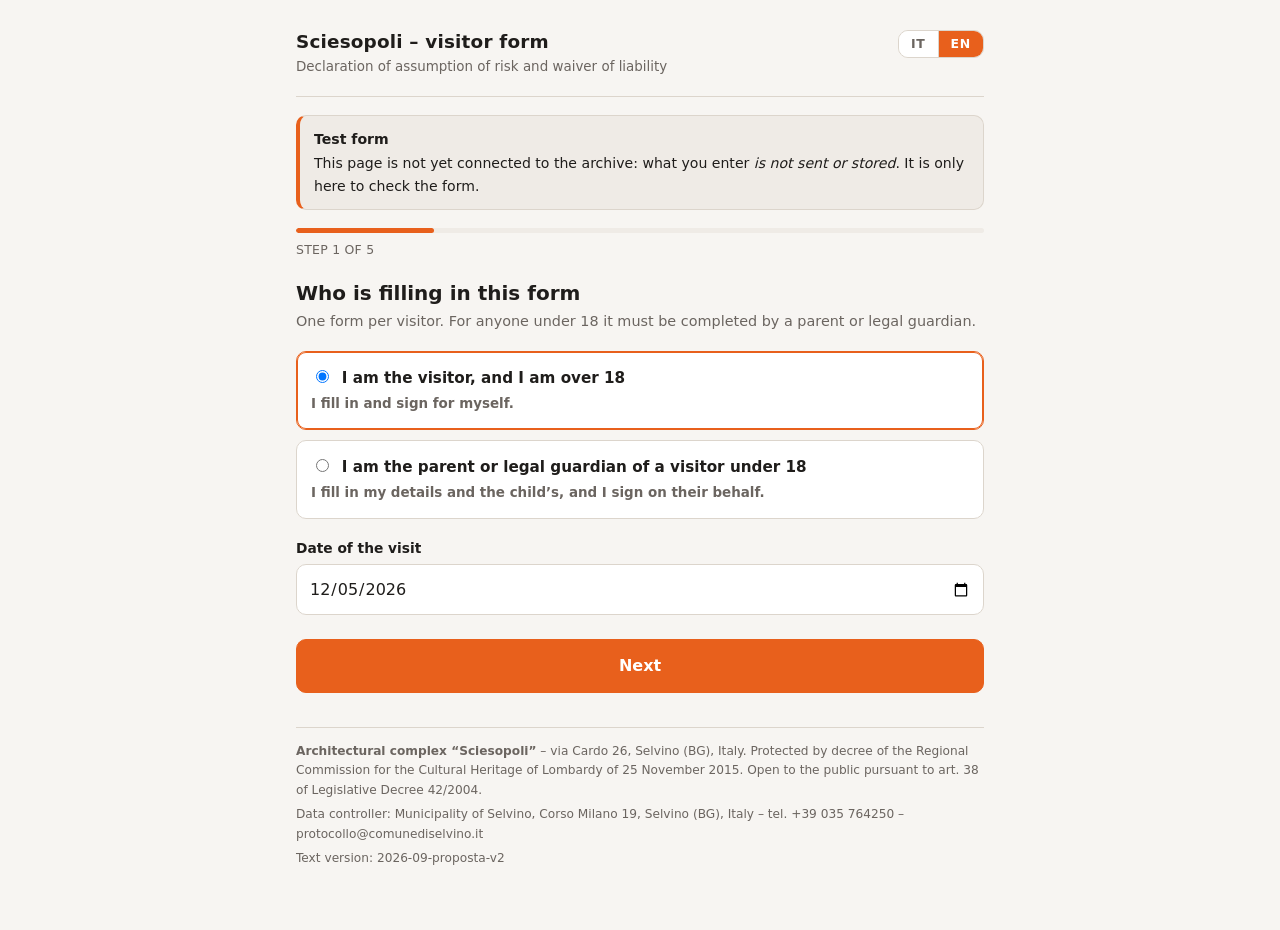
<file: sciesopoli/index.html>
<!DOCTYPE html>
<html lang="it">
<head>
<meta charset="utf-8">
<meta name="viewport" content="width=device-width, initial-scale=1, viewport-fit=cover">
<meta name="robots" content="noindex, nofollow, noarchive">
<meta name="referrer" content="no-referrer">
<!-- favicon neutra, disegnata qui: la pagina non deve caricare nulla dal resto del sito -->
<link rel="icon" href="data:image/svg+xml,%3Csvg xmlns='http://www.w3.org/2000/svg' viewBox='0 0 32 32'%3E%3Crect width='32' height='32' rx='6' fill='%23594A3C'/%3E%3Cpath d='M8 23V12l8-4 8 4v11z' fill='none' stroke='%23F3EDE5' stroke-width='2' stroke-linejoin='round'/%3E%3Cpath d='M13 23v-6h6v6' fill='none' stroke='%23F3EDE5' stroke-width='2' stroke-linejoin='round'/%3E%3C/svg%3E">
<title>Sciesopoli &ndash; modulo di visita</title>
<style>
  :root {
    --paper:#F7F5F2; --surface:#FFFFFF; --surface-2:#EFEBE6;
    --ink:#1F1D1B; --ink-soft:#6B6560; --line:#DCD5CC;
    --accent:#E8601C; --accent-dark:#C04D14; --accent-ink:#FFFFFF;
    --ok:#1A8B3C; --err:#B3261E;
    --radius:10px;
    --shadow:0 1px 2px rgba(31,29,27,.05), 0 8px 24px -16px rgba(31,29,27,.35);
  }
  @media (prefers-color-scheme: dark) {
    :root:not([data-theme="light"]) {
      --paper:#171615; --surface:#201E1C; --surface-2:#2A2724;
      --ink:#F2EEE9; --ink-soft:#A8A099; --line:#3A3632;
      --accent:#FF7A3D; --accent-dark:#E8601C; --accent-ink:#231004;
      --ok:#5BC77E; --err:#FF6B61;
      --shadow:0 1px 2px rgba(0,0,0,.4), 0 8px 24px -16px rgba(0,0,0,.9);
    }
  }
  :root[data-theme="dark"] {
    --paper:#171615; --surface:#201E1C; --surface-2:#2A2724;
    --ink:#F2EEE9; --ink-soft:#A8A099; --line:#3A3632;
    --accent:#FF7A3D; --accent-dark:#E8601C; --accent-ink:#231004;
    --ok:#5BC77E; --err:#FF6B61;
  }

  *,*::before,*::after { box-sizing:border-box; }
  html { -webkit-text-size-adjust:100%; }
  body {
    margin:0; background:var(--paper); color:var(--ink);
    font:16px/1.6 system-ui,-apple-system,"Segoe UI",Roboto,"Helvetica Neue",Arial,sans-serif;
    padding-env: 0;
  }
  .wrap { max-width:720px; margin:0 auto; padding:16px 16px 56px; }

  /* ---------- intestazione ---------- */
  .testata { padding:14px 0 18px; border-bottom:1px solid var(--line); margin-bottom:18px; }
  .testata-riga { display:flex; gap:14px; align-items:flex-start; justify-content:space-between; }
  .lingue { display:flex; flex:0 0 auto; border:1px solid var(--line);
            border-radius:var(--radius); overflow:hidden; }
  .lng { flex:0 0 auto; padding:7px 12px; min-height:0; border:0; border-radius:0;
         font:700 .78rem/1 system-ui,sans-serif; letter-spacing:.06em;
         background:var(--surface); color:var(--ink-soft); }
  .lng + .lng { border-left:1px solid var(--line); }
  .lng.sel { background:var(--accent); color:var(--accent-ink); }
  .testata h1 { margin:0; font-size:1.15rem; line-height:1.25; font-weight:700; letter-spacing:.01em; }
  .testata p { margin:3px 0 0; font-size:.84rem; color:var(--ink-soft); }

  .avviso {
    border:1px solid var(--line); border-left:4px solid var(--accent);
    background:var(--surface-2); border-radius:var(--radius);
    padding:12px 14px; margin:0 0 18px; font-size:.88rem;
  }
  .avviso strong { display:block; margin-bottom:2px; }

  /* ---------- avanzamento ---------- */
  .avanz { margin:0 0 20px; }
  .avanz-barra { height:5px; background:var(--surface-2); border-radius:99px; overflow:hidden; }
  .avanz-barra i { display:block; height:100%; width:0; background:var(--accent); border-radius:99px; transition:width .28s ease; }
  .avanz-testo { margin:7px 0 0; font-size:.78rem; color:var(--ink-soft); letter-spacing:.02em; text-transform:uppercase; }

  /* ---------- schede ---------- */
  .passo { display:none; }
  .passo.attivo { display:block; animation:entra .22s ease both; }
  @keyframes entra { from{opacity:0;transform:translateY(6px)} to{opacity:1;transform:none} }

  h2 { font-size:1.25rem; margin:0 0 4px; line-height:1.3; }
  .sotto { margin:0 0 18px; color:var(--ink-soft); font-size:.9rem; }

  fieldset { border:0; margin:0 0 18px; padding:0; }
  legend { padding:0; font-weight:700; font-size:.95rem; margin-bottom:10px; }

  label { display:block; font-size:.86rem; font-weight:600; margin:0 0 5px; }
  .campo { margin:0 0 14px; }
  input[type=text], input[type=date] {
    width:100%; padding:11px 12px; font:inherit; color:var(--ink);
    background:var(--surface); border:1px solid var(--line); border-radius:var(--radius);
    min-height:46px;
  }
  input:focus-visible, button:focus-visible, .scelta:focus-within {
    outline:2px solid var(--accent); outline-offset:2px;
  }
  .riga { display:grid; grid-template-columns:1fr 1fr; gap:0 12px; }
  @media (max-width:520px){ .riga { grid-template-columns:1fr; } }

  .errore { color:var(--err); font-size:.8rem; margin:4px 0 0; display:none; }
  .campo.ko input { border-color:var(--err); }
  .campo.ko .errore { display:block; }

  /* ---------- scelta tipo ---------- */
  .scelta { display:block; border:1px solid var(--line); background:var(--surface);
            border-radius:var(--radius); padding:14px; margin:0 0 10px; cursor:pointer; }
  .scelta input { margin-right:8px; }
  .scelta b { font-size:.95rem; }
  .scelta span { display:block; color:var(--ink-soft); font-size:.84rem; margin-top:3px; }
  .scelta.sel { border-color:var(--accent); box-shadow:inset 0 0 0 1px var(--accent); }

  /* ---------- testo legale ---------- */
  .legale {
    max-height:300px; overflow-y:auto; -webkit-overflow-scrolling:touch;
    border:1px solid var(--line); background:var(--surface);
    border-radius:var(--radius); padding:14px 16px; font-size:.84rem; line-height:1.55;
  }
  .legale h3 { font-size:.9rem; margin:14px 0 6px; }
  .legale h3:first-child { margin-top:0; }
  .legale p { margin:0 0 9px; }
  .legale ul { margin:0 0 9px; padding-left:18px; }
  .legale li { margin:0 0 5px; }
  .legale .dich { font-weight:700; text-transform:uppercase; font-size:.78rem;
                  letter-spacing:.04em; color:var(--accent-dark); margin:12px 0 4px; }

  .consenso { display:flex; gap:10px; align-items:flex-start; margin:14px 0 0;
              border:1px solid var(--line); background:var(--surface-2);
              border-radius:var(--radius); padding:12px 14px; cursor:pointer; }
  .consenso input { margin:3px 0 0; flex:0 0 auto; width:18px; height:18px; }
  .consenso span { font-size:.87rem; }
  .consenso.ko { border-color:var(--err); }

  /* ---------- firma ---------- */
  .firma { margin:18px 0 0; }
  .firma-testa { display:flex; justify-content:space-between; align-items:baseline; gap:10px; margin-bottom:6px; }
  .firma-testa label { margin:0; }
  .firma-chi { font-size:.78rem; color:var(--ink-soft); font-weight:400; }
  .tela-box { position:relative; border:1px dashed var(--line); border-radius:var(--radius);
              background:#FFFFFF; overflow:hidden; }
  .tela-box.ko { border-color:var(--err); border-style:solid; }
  canvas { display:block; width:100%; height:160px; touch-action:none; cursor:crosshair; }
  .tela-riga { position:absolute; left:16px; right:16px; bottom:34px; border-bottom:1px solid #D8D2CA; pointer-events:none; }
  .tela-hint { position:absolute; left:0; right:0; bottom:12px; text-align:center;
               font-size:.78rem; color:#9A938B; pointer-events:none; }
  .tela-box.scritto .tela-hint, .tela-box.scritto .tela-riga { display:none; }
  .firma-azioni { display:flex; justify-content:flex-end; margin-top:6px; }

  /* ---------- pulsanti ---------- */
  .azioni { display:flex; gap:10px; margin:24px 0 0; }
  button {
    font:inherit; font-weight:700; border-radius:var(--radius); border:1px solid transparent;
    padding:13px 18px; min-height:48px; cursor:pointer; flex:1;
  }
  .btn-primario { background:var(--accent); color:var(--accent-ink); border-color:var(--accent); }
  .btn-primario:hover { background:var(--accent-dark); border-color:var(--accent-dark); }
  .btn-second { background:transparent; color:var(--ink); border-color:var(--line); flex:0 0 auto; }
  .btn-second:hover { border-color:var(--ink-soft); }
  .btn-mini { flex:0 0 auto; padding:7px 12px; min-height:0; font-size:.8rem; font-weight:600;
              background:transparent; color:var(--ink-soft); border-color:var(--line); }

  /* ---------- riepilogo ---------- */
  .riep { border:1px solid var(--line); background:var(--surface); border-radius:var(--radius); overflow:hidden; }
  .riep dl { margin:0; }
  .riep .rg { display:grid; grid-template-columns:38% 1fr; gap:10px; padding:10px 14px; border-bottom:1px solid var(--line); }
  .riep .rg:last-child { border-bottom:0; }
  .riep dt { color:var(--ink-soft); font-size:.82rem; margin:0; }
  .riep dd { margin:0; font-size:.9rem; font-weight:600; word-break:break-word; }
  .riep-firme { display:flex; flex-wrap:wrap; gap:10px; margin-top:12px; }
  .riep-firme figure { margin:0; border:1px solid var(--line); border-radius:8px; background:#fff; padding:6px 8px; }
  .riep-firme img { display:block; height:48px; width:auto; }
  .riep-firme figcaption { font-size:.7rem; color:var(--ink-soft); margin-top:3px; }

  /* ---------- esito ---------- */
  .esito { text-align:center; padding:26px 12px; }
  .esito .segno { width:60px; height:60px; border-radius:50%; background:var(--ok); color:#fff;
                  display:flex; align-items:center; justify-content:center; font-size:30px; margin:0 auto 16px; }
  .codice { font-size:1.6rem; font-weight:800; letter-spacing:.06em; margin:10px 0 2px; font-variant-numeric:tabular-nums; }
  .esito .nota { color:var(--ink-soft); font-size:.86rem; }

  .stato { margin:14px 0 0; font-size:.88rem; display:none; }
  .stato.ko { color:var(--err); display:block; }
  .stato.lav { color:var(--ink-soft); display:block; }

  footer { margin-top:34px; padding-top:14px; border-top:1px solid var(--line);
           font-size:.76rem; color:var(--ink-soft); }
  footer p { margin:0 0 5px; }

  /* ---------- stampa ---------- */
  @media print {
    :root { --paper:#fff; --surface:#fff; --ink:#000; --ink-soft:#333; --line:#999; }
    body { background:#fff; font-size:11pt; }
    .wrap { max-width:none; padding:0; }
    .avanz, .azioni, .avviso, .btn-mini, .stato, .firma-azioni { display:none !important; }
    .passo { display:none !important; }
    #stampa { display:block !important; }
    .legale { max-height:none; overflow:visible; border:0; padding:0; }
    .pagina { page-break-after:always; }
    .pagina:last-child { page-break-after:auto; }
  }
  #stampa { display:none; }
  #stampa .firma-img { border-bottom:1px solid #000; display:inline-block; min-width:220px; }
  #stampa .firma-img img { height:46px; display:block; }
  #stampa table { width:100%; border-collapse:collapse; margin:0 0 10px; }
  #stampa td { padding:3px 0; vertical-align:top; font-size:10.5pt; }
  #stampa td.et { color:#444; width:34%; }
</style>
</head>
<body>
<div class="wrap">

  <div class="testata">
    <div class="testata-riga">
      <div>
        <h1 data-t="h1">Sciesopoli &ndash; modulo di visita</h1>
        <p data-t="sottotitolo">Dichiarazione di assunzione di rischio e di manleva</p>
      </div>
      <div class="lingue" role="group" aria-label="Lingua / Language">
        <button type="button" class="lng sel" data-lng="it" lang="it">IT</button>
        <button type="button" class="lng" data-lng="en" lang="en">EN</button>
      </div>
    </div>
  </div>

  <div class="avviso" id="avvisoProva" hidden>
    <strong id="avvisoTit">Modulo in prova</strong>
    <span id="avvisoTesto"></span>
  </div>

  <div class="avanz" id="avanz">
    <div class="avanz-barra"><i id="barra"></i></div>
    <p class="avanz-testo" id="avanzTesto">Passo 1 di 5</p>
  </div>

  <form id="modulo" novalidate autocomplete="on">

  <!-- campo trappola anti-spam: invisibile, deve restare vuoto -->
  <div style="position:absolute;left:-9999px;top:auto;width:1px;height:1px;overflow:hidden" aria-hidden="true">
    <label for="cap_extra">Non compilare</label>
    <input type="text" id="cap_extra" name="cap_extra" tabindex="-1" autocomplete="off">
  </div>

  <!-- ============ PASSO 1 ============ -->
  <section class="passo attivo" data-passo="1" aria-labelledby="t1">
    <h2 id="t1">Chi compila il modulo</h2>
    <p class="sotto">Serve un modulo per ogni visitatore. Per chi ha meno di 18 anni lo compila un genitore o il tutore.</p>

    <label class="scelta sel" id="scAdulto">
      <input type="radio" name="tipo" value="adulto" checked>
      <b>Sono il visitatore, maggiorenne</b>
      <span>Compilo e firmo per me stesso.</span>
    </label>

    <label class="scelta" id="scMinore">
      <input type="radio" name="tipo" value="minore">
      <b>Sono genitore o tutore di un visitatore minorenne</b>
      <span>Compilo i miei dati e quelli del minore, e firmo per lui.</span>
    </label>

    <div class="campo" style="margin-top:18px">
      <label for="dataVisita">Data della visita</label>
      <input type="date" id="dataVisita" name="dataVisita" required>
      <p class="errore" id="e_dataVisita">Indica la data della visita.</p>
    </div>

    <div class="azioni">
      <button type="button" class="btn-primario" data-vai="2">Avanti</button>
    </div>
  </section>

  <!-- ============ PASSO 2 ============ -->
  <section class="passo" data-passo="2" aria-labelledby="t2">
    <h2 id="t2">Dati anagrafici</h2>
    <p class="sotto">Come sul documento d&rsquo;identit&agrave;.</p>

    <fieldset id="blkSottoscritto" hidden>
      <legend>Il sottoscritto &ndash; genitore o tutore</legend>
      <div class="riga">
        <div class="campo"><label for="s_nome">Nome</label>
          <input type="text" id="s_nome" autocomplete="given-name">
          <p class="errore">Campo obbligatorio.</p></div>
        <div class="campo"><label for="s_cognome">Cognome</label>
          <input type="text" id="s_cognome" autocomplete="family-name">
          <p class="errore">Campo obbligatorio.</p></div>
      </div>
      <div class="riga">
        <div class="campo"><label for="s_natoA">Nato/a a</label>
          <input type="text" id="s_natoA"><p class="errore">Campo obbligatorio.</p></div>
        <div class="campo"><label for="s_natoIl">il</label>
          <input type="date" id="s_natoIl"><p class="errore" id="e_s_natoIl">Campo obbligatorio.</p></div>
      </div>
      <div class="riga">
        <div class="campo"><label for="s_comune">Residente in (comune)</label>
          <input type="text" id="s_comune" autocomplete="address-level2"><p class="errore">Campo obbligatorio.</p></div>
        <div class="campo"><label for="s_via">via</label>
          <input type="text" id="s_via" autocomplete="street-address"><p class="errore">Campo obbligatorio.</p></div>
      </div>
    </fieldset>

    <fieldset>
      <legend>Il visitatore</legend>
      <div class="riga">
        <div class="campo"><label for="v_nome">Nome</label>
          <input type="text" id="v_nome" autocomplete="given-name"><p class="errore">Campo obbligatorio.</p></div>
        <div class="campo"><label for="v_cognome">Cognome</label>
          <input type="text" id="v_cognome" autocomplete="family-name"><p class="errore">Campo obbligatorio.</p></div>
      </div>
      <div class="riga">
        <div class="campo"><label for="v_natoA">Nato/a a</label>
          <input type="text" id="v_natoA"><p class="errore">Campo obbligatorio.</p></div>
        <div class="campo"><label for="v_natoIl">il</label>
          <input type="date" id="v_natoIl"><p class="errore" id="e_v_natoIl">Campo obbligatorio.</p></div>
      </div>
      <div class="riga">
        <div class="campo"><label for="v_comune">Residente in (comune)</label>
          <input type="text" id="v_comune" autocomplete="address-level2"><p class="errore">Campo obbligatorio.</p></div>
        <div class="campo"><label for="v_via">via</label>
          <input type="text" id="v_via" autocomplete="street-address"><p class="errore">Campo obbligatorio.</p></div>
      </div>
    </fieldset>

    <div class="azioni">
      <button type="button" class="btn-second" data-vai="1">Indietro</button>
      <button type="button" class="btn-primario" data-vai="3">Avanti</button>
    </div>
  </section>

  <!-- ============ PASSO 3 ============ -->
  <section class="passo" data-passo="3" aria-labelledby="t3">
    <h2 id="t3">Dichiarazione di manleva</h2>
    <p class="sotto">Leggi il testo fino in fondo, poi firma nel riquadro.</p>

    <div class="legale" id="testoManleva" tabindex="0"></div>

    <label class="consenso" id="okManlevaBox">
      <input type="checkbox" id="okManleva">
      <span>Ho letto la dichiarazione e la sottoscrivo.</span>
    </label>

    <label class="consenso" id="okClausoleBox">
      <input type="checkbox" id="okClausole">
      <span>Ai sensi degli <b>artt. 1341 e 1342 del codice civile</b> approvo specificamente
      le clausole &laquo;Assumo e accetto&raquo; (esonero da responsabilit&agrave;) e
      &laquo;Mi impegno&raquo; (rinuncia ad azioni risarcitorie e manleva).</span>
    </label>

    <div class="firma">
      <div class="firma-testa">
        <label for="c_manleva">Firma</label>
        <span class="firma-chi" id="chiFirmaManleva"></span>
      </div>
      <div class="tela-box" id="box_manleva">
        <canvas id="c_manleva" aria-label="Riquadro per la firma"></canvas>
        <div class="tela-riga"></div>
        <div class="tela-hint">Firma qui con il dito o con il mouse</div>
      </div>
      <div class="firma-azioni"><button type="button" class="btn-mini" data-pulisci="c_manleva">Cancella</button></div>
    </div>

    <div class="azioni">
      <button type="button" class="btn-second" data-vai="2">Indietro</button>
      <button type="button" class="btn-primario" data-vai="4">Avanti</button>
    </div>
  </section>

  <!-- ============ PASSO 4 ============ -->
  <section class="passo" data-passo="4" aria-labelledby="t4">
    <h2 id="t4">Informativa privacy e consenso</h2>
    <p class="sotto">Titolare del trattamento: Comune di Selvino.</p>

    <div class="legale" id="testoPrivacy" tabindex="0"></div>

    <label class="consenso" id="okPrivacyBox">
      <input type="checkbox" id="okPrivacy">
      <span>Ho letto l&rsquo;informativa e prendo atto che il presente documento, comprensivo dei miei
      dati personali, sar&agrave; trasmesso alla Propriet&agrave; del complesso architettonico e al
      Ministero della Cultura, come previsto dalla Convenzione del 3 dicembre 2019.</span>
    </label>

    <div class="firma">
      <div class="firma-testa">
        <label for="c_consenso">Firma per presa visione</label>
        <span class="firma-chi" id="chiFirmaConsenso"></span>
      </div>
      <div class="tela-box" id="box_consenso">
        <canvas id="c_consenso" aria-label="Riquadro per la firma di consenso"></canvas>
        <div class="tela-riga"></div>
        <div class="tela-hint">Firma qui</div>
      </div>
      <div class="firma-azioni"><button type="button" class="btn-mini" data-pulisci="c_consenso">Cancella</button></div>
    </div>

    <!-- blocco minorenni -->
    <div id="blkMinore" hidden>
      <fieldset style="margin-top:26px">
        <legend>Presa visione del minore</legend>
        <p class="sotto" style="margin-bottom:12px">
          Se il bambino &egrave; troppo piccolo per firmare, lascia il riquadro vuoto.
        </p>
        <div class="firma" style="margin-top:0">
          <div class="firma-testa">
            <label for="c_minore">Firma del minore</label>
            <span class="firma-chi">facoltativa</span>
          </div>
          <div class="tela-box" id="box_minore">
            <canvas id="c_minore" aria-label="Riquadro per la firma del minore"></canvas>
            <div class="tela-riga"></div>
            <div class="tela-hint">Firma del minore (se in grado di farlo)</div>
          </div>
          <div class="firma-azioni"><button type="button" class="btn-mini" data-pulisci="c_minore">Cancella</button></div>
        </div>
      </fieldset>

      <fieldset>
        <legend>Chi esercita la responsabilit&agrave; genitoriale</legend>
        <div class="firma" style="margin-top:0">
          <div class="firma-testa">
            <label for="c_gen1">Firma</label>
            <span class="firma-chi" id="nomeGen1"></span>
          </div>
          <div class="tela-box" id="box_gen1">
            <canvas id="c_gen1" aria-label="Riquadro per la firma del primo genitore"></canvas>
            <div class="tela-riga"></div>
            <div class="tela-hint">Firma</div>
          </div>
          <div class="firma-azioni"><button type="button" class="btn-mini" data-pulisci="c_gen1">Cancella</button></div>
        </div>

        <div id="gen2Attiva" style="margin-top:16px">
          <button type="button" class="btn-mini" id="btnGen2">+ Aggiungi il secondo genitore</button>
        </div>

        <div id="blkGen2" hidden style="margin-top:14px">
          <div class="riga">
            <div class="campo"><label for="g2_nome">Nome</label>
              <input type="text" id="g2_nome"><p class="errore">Campo obbligatorio.</p></div>
            <div class="campo"><label for="g2_cognome">Cognome</label>
              <input type="text" id="g2_cognome"><p class="errore">Campo obbligatorio.</p></div>
          </div>
          <div class="firma" style="margin-top:4px">
            <div class="firma-testa"><label for="c_gen2">Firma</label>
              <span class="firma-chi">secondo genitore</span></div>
            <div class="tela-box" id="box_gen2">
              <canvas id="c_gen2" aria-label="Riquadro per la firma del secondo genitore"></canvas>
              <div class="tela-riga"></div>
              <div class="tela-hint">Firma</div>
            </div>
            <div class="firma-azioni">
              <button type="button" class="btn-mini" data-pulisci="c_gen2">Cancella</button>
              <button type="button" class="btn-mini" id="btnGen2No" style="margin-left:8px">Rimuovi</button>
            </div>
          </div>
        </div>
      </fieldset>
    </div>

    <div class="azioni">
      <button type="button" class="btn-second" data-vai="3">Indietro</button>
      <button type="button" class="btn-primario" data-vai="5">Avanti</button>
    </div>
  </section>

  <!-- ============ PASSO 5 ============ -->
  <section class="passo" data-passo="5" aria-labelledby="t5">
    <h2 id="t5">Controlla e invia</h2>
    <p class="sotto">Verifica i dati prima di inviare.</p>

    <div class="riep"><dl id="riepDati"></dl></div>
    <div class="riep-firme" id="riepFirme"></div>

    <p class="stato" id="stato"></p>

    <div class="azioni">
      <button type="button" class="btn-second" data-vai="4">Indietro</button>
      <button type="button" class="btn-primario" id="btnInvia">Invia il modulo</button>
    </div>
  </section>

  </form>

  <!-- ============ ESITO ============ -->
  <section class="passo" data-passo="6" aria-labelledby="t6">
    <div class="esito">
      <div class="segno" aria-hidden="true">&#10003;</div>
      <h2 id="t6">Modulo registrato</h2>
      <p class="nota">Mostra questo codice all&rsquo;ingresso.</p>
      <p class="codice" id="codiceEsito">&mdash;</p>
      <p class="nota" id="notaEsito"></p>
    </div>
    <div class="azioni" style="flex-direction:column">
      <button type="button" class="btn-second" style="flex:1" id="btnStampa">Salva o stampa una copia</button>
      <button type="button" class="btn-second" style="flex:1" id="btnAltro">Compila per un altro visitatore</button>
    </div>
  </section>

  <footer>
    <p id="pie1"><strong>Complesso architettonico &ldquo;Sciesopoli&rdquo;</strong> &ndash; via Cardo 26, Selvino (BG).
       Tutelato con decreto della Commissione regionale per il patrimonio culturale della Lombardia
       del 25 novembre 2015. Apertura al pubblico ai sensi dell&rsquo;art. 38 del D.Lgs. 42/2004.</p>
    <p id="pie2">Titolare del trattamento: Comune di Selvino, Corso Milano 19, Selvino (BG) &ndash;
       tel. 035 764250 &ndash; protocollo@comunediselvino.it</p>
    <p id="pieVersione"></p>
  </footer>

  <!-- foglio di stampa, riempito al momento -->
  <div id="stampa"></div>
</div>

<script>
(function () {
  "use strict";

  /* ============================================================
     CONFIGURAZIONE - le uniche righe da toccare
     ============================================================ */

  /* URL della web app Apps Script (.../exec).
     Vuoto = la pagina non invia niente e resta una simulazione. */
  var ENDPOINT = "";

  /* Banda "modulo di prova" in cima alla pagina.
     E' INDIPENDENTE da ENDPOINT: con MODO_PROVA acceso e ENDPOINT
     impostato i moduli vengono salvati davvero, ma contrassegnati come
     prova (codice PROVA-..., cartella separata, riga marcata nel
     registro) e cancellabili in blocco con eliminaProve() prima di
     andare in funzione. Serve per far vedere il giro completo al
     Comune e a SciesopoliLab senza sporcare l'archivio vero.
     Quando si parte davvero: MODO_PROVA = false. */
  var MODO_PROVA = true;

  /* Versione del testo legale. Va tenuta uguale a quella nello script
     lato server: se non coincidono, il server rifiuta l'invio. Si alza
     ogni volta che cambia il testo della manleva o dell'informativa.
     "proposta" = testo rivisto dall'ODV, non ancora approvato dal
     Comune; quando il Comune lo approva diventa "comune-v2". */
  var VERSIONE_TESTO = "2026-09-proposta-v2";

  /* Nome della Proprieta'. Il modulo cartaceo del Comune riporta ancora
     "Societa' Schiavo & C. S.p.a.", ma da luglio 2026 il proprietario
     e' SciesopoliLab Impresa Sociale. Si cambia QUI, in un punto solo,
     e si alza VERSIONE_TESTO. */
  var PROPRIETA = "SciesopoliLab Impresa Sociale";

  /* Scadenza della conservazione dei dati (Convenzione del 3/12/2019). */
  var SCADENZA = "2 dicembre 2031";

  /* ============================================================ */

  var $  = function (s, r) { return (r || document).querySelector(s); };
  var $$ = function (s, r) { return Array.prototype.slice.call((r || document).querySelectorAll(s)); };

  /* ---------- testi legali ---------- */

  var MANLEVA_IT =
    '<h3>Selvino (BG) &ndash; complesso architettonico denominato &ldquo;Sciesopoli&rdquo;, via Cardo 26</h3>' +
    '<p>Sottoposto a tutela con decreto della Commissione regionale per il patrimonio culturale della ' +
    'Lombardia del 25 novembre 2015. Apertura al pubblico ai sensi dell&rsquo;art. 38 del D.Lgs. 42/2004 ' +
    'e s.m.i. &ndash; Convenzione del 3 dicembre 2019, art. 5.</p>' +
    '<h3>Dichiarazione di assunzione di rischio e di manleva nei confronti di:</h3>' +
    '<p>' + PROPRIETA + ' (Propriet&agrave;); Comune di Selvino (organizzatore dell&rsquo;apertura al ' +
    'pubblico); Ministero della Cultura.</p>' +
    '<p>La presente liberatoria ha lo scopo di regolamentare l&rsquo;accesso al complesso architettonico ' +
    'tutelato ai sensi del D.Lgs. 42/2004 e s.m.i. denominato &ldquo;Sciesopoli&rdquo; da parte di ' +
    'visitatori interessati alla storia che questo edificio ha avuto.</p>' +
    '<p class="dich">Dichiaro</p>' +
    '<ul><li>di partecipare spontaneamente, in assenza di vincolo alcuno, a esclusivo scopo informativo ' +
    'e senza ricevere alcuna remunerazione in denaro o in natura, al sopralluogo ai seguenti ambiti di ' +
    '&ldquo;Sciesopoli&rdquo;: porzione del giardino antistante il Fabbricato centrale; atrio di ingresso ' +
    'del Fabbricato centrale con le targhe in marmo;</li>' +
    '<li>di essere stato edotto del fatto che il fabbricato in oggetto &egrave; parzialmente inaccessibile ' +
    'e presenta problematiche di sicurezza interne ed esterne, e di essere pienamente consapevole della ' +
    'potenziale pericolosit&agrave;, per me e per gli altri, e di tutti i rischi cui sono esposto in ' +
    'esecuzione della visita stessa.</li></ul>' +
    '<p class="dich">Riconosco</p>' +
    '<p>che il Comune di Selvino ha riferito di tutti i possibili pericoli.</p>' +
    '<p class="dich">Mi impegno</p>' +
    '<p>alla sola visione dei luoghi visitabili e delimitati, rispettando di muovermi negli spazi sopra citati.</p>' +
    '<p class="dich">Assumo e accetto</p>' +
    '<p>che qualsiasi violazione dell&rsquo;impegno sopra assunto sar&agrave; da considerarsi arbitraria e ' +
    'volontaria e quindi tale da esonerare la Propriet&agrave;, il Comune di Selvino e il Ministero della ' +
    'Cultura da ogni responsabilit&agrave; per danni a persone e/o cose che ne siano derivati, ' +
    '<b>fatti salvi in ogni caso i danni dovuti a dolo o colpa grave</b> (art. 1229 c.c.).</p>' +
    '<p class="dich">Mi impegno</p>' +
    '<ul><li>a non intraprendere nei confronti della Propriet&agrave;, del Comune di Selvino e del ' +
    'Ministero della Cultura azioni risarcitorie per danni (diretti o indiretti) patiti in conseguenza ' +
    'od occasione dell&rsquo;accesso ai luoghi di cui sopra, <b>salvo il caso di dolo o colpa grave</b>;</li>' +
    '<li>pertanto manlevo la Propriet&agrave;, il Comune di Selvino e il Ministero della Cultura, senza ' +
    'diritto a rimborsi, rivalse o regressi, da ogni pretesa e richiesta relativa a danni di qualsiasi ' +
    'natura e specie arrecati a terzi e/o occorsi a qualsiasi oggetto o bene, nonch&eacute; a rimborsarla ' +
    '&ndash; a semplice richiesta e senza diritto ad opporre eccezioni &ndash; di qualsiasi somma che ' +
    'questi fossero chiamati a corrispondere a terzi in dipendenza dei fatti, delle situazioni o ' +
    'dell&rsquo;esercizio dei diritti e delle pretese di cui sopra, ' +
    '<b>sempre salvi i casi di dolo o colpa grave</b>.</li></ul>' +
    '<p style="margin-top:14px;padding-top:10px;border-top:1px solid var(--line);font-size:.8rem;' +
    'color:var(--ink-soft)">Nessuna clausola del presente modulo comporta rinuncia a diritti ' +
    'indisponibili n&eacute; esonero dalla responsabilit&agrave; penale, che resta regolata dalla legge.</p>';

  var PRIVACY_IT =
    '<p>Il Comune di Selvino, con sede in Corso Milano 19, Selvino (BG) &ndash; tel. 035 764250 &ndash; ' +
    'email protocollo@comunediselvino.it, in qualit&agrave; di titolare del trattamento dei dati ' +
    'personali, desidera informarla che:</p>' +
    '<ul>' +
    '<li><b>Finalit&agrave;:</b> il trattamento dei dati anagrafici ha lo scopo di identificare i soggetti ' +
    'che accedono al complesso architettonico denominato &ldquo;Sciesopoli&rdquo;, sottoposto a tutela ' +
    'con decreto della Commissione regionale per il patrimonio culturale della Lombardia del 25 novembre ' +
    '2015, regolato dall&rsquo;art. 38 del D.Lgs. 42/2004 e s.m.i. e dalla Convenzione del 3 dicembre 2019.</li>' +
    '<li>La <b>base giuridica</b> &egrave; l&rsquo;esecuzione di un compito di interesse pubblico ' +
    'connesso alla fruizione e alla tutela di un bene culturale (art. 6, par. 1, lett. e del Reg. UE ' +
    '2016/679, in relazione all&rsquo;art. 38 del D.Lgs. 42/2004). La comunicazione dei dati alla ' +
    'Propriet&agrave; del complesso architettonico (' + PROPRIETA + ') e al Ministero della Cultura ' +
    '&egrave; prevista dalla Convenzione del 3 dicembre 2019.</li>' +
    '<li>I suoi dati personali verranno gestiti da tutti i soggetti coinvolti (Comune di Selvino, ' +
    'Propriet&agrave;, Ministero della Cultura) nel completo rispetto dei principi dettati dal Reg. UE ' +
    '679/2016, e saranno trattati al solo fine di permettere la fruizione pubblica di &ldquo;Sciesopoli&rdquo;.</li>' +
    '<li>Il <b>conferimento</b> dei suoi dati personali &egrave; necessario per accedere a ' +
    '&ldquo;Sciesopoli&rdquo;: in mancanza non &egrave; possibile consentire la visita, perch&eacute; ' +
    'l&rsquo;identificazione di chi accede &egrave; condizione dell&rsquo;apertura al pubblico.</li>' +
    '<li>La <b>conservazione</b> dei dati personali avverr&agrave; per un periodo non superiore a quello ' +
    'necessario agli scopi per i quali sono stati raccolti e trattati, e comunque <b>non oltre il ' +
    SCADENZA + '</b> (data di scadenza della Convenzione del 3 dicembre 2019).</li>' +
    '<li>Lei potr&agrave; avvalersi dei <b>diritti</b> previsti dagli artt. da 15 a 22 del Reg. UE ' +
    '2016/679 &ndash; accesso, rettifica, cancellazione, limitazione e <b>opposizione</b> al ' +
    'trattamento (art. 21) &ndash; scrivendo al Comune di Selvino, e ha diritto di proporre reclamo al ' +
    '<b>Garante per la protezione dei dati personali</b>.</li>' +
    '</ul>' +
    '<p>Eventuali dati di dettaglio potranno essere chiesti al Comune di Selvino &ndash; Ufficio Turismo.</p>' +
    '<p><b>Compilazione online.</b> Il modulo viene compilato su questa pagina e conservato in forma ' +
    'digitale per conto del titolare; la firma apposta sullo schermo &egrave; una firma elettronica ' +
    'semplice.</p>';


  /* Traduzione di cortesia. Il testo che fa fede resta l'italiano, ed e'
     sempre quello che il server archivia nel PDF. */
  var MANLEVA_EN =
    '<h3>Selvino (BG) &ndash; architectural complex known as &ldquo;Sciesopoli&rdquo;, via Cardo 26</h3>' +
    '<p>Protected by decree of the Regional Commission for the Cultural Heritage of Lombardy of ' +
    '25 November 2015. Open to the public pursuant to art. 38 of Legislative Decree 42/2004 and ' +
    'subsequent amendments &ndash; Agreement of 3 December 2019, art. 5.</p>' +
    '<h3>Declaration of assumption of risk and waiver of liability towards:</h3>' +
    '<p>' + PROPRIETA + ' (the Owner); the Municipality of Selvino (organiser of the opening to the ' +
    'public); the Ministry of Culture.</p>' +
    '<p>The purpose of this release is to govern access to the protected architectural complex known ' +
    'as &ldquo;Sciesopoli&rdquo; by visitors interested in the history of this building.</p>' +
    '<p class="dich">I declare</p>' +
    '<ul><li>that I am taking part voluntarily, under no obligation, for information purposes only ' +
    'and without receiving any payment in money or in kind, in the visit to the following areas of ' +
    '&ldquo;Sciesopoli&rdquo;: part of the garden in front of the main building; the entrance hall ' +
    'of the main building with the marble plaques;</li>' +
    '<li>that I have been informed that the building is partly inaccessible and presents internal ' +
    'and external safety issues, and that I am fully aware of the potential danger, to myself and to ' +
    'others, and of all the risks to which I am exposed during the visit.</li></ul>' +
    '<p class="dich">I acknowledge</p>' +
    '<p>that the Municipality of Selvino has informed me of all possible hazards.</p>' +
    '<p class="dich">I undertake</p>' +
    '<p>to view only the places open and marked out for visits, moving solely within the areas ' +
    'indicated above.</p>' +
    '<p class="dich">I assume and accept</p>' +
    '<p>that any breach of the above undertaking shall be regarded as arbitrary and voluntary, and ' +
    'therefore such as to release the Owner, the Municipality of Selvino and the Ministry of Culture ' +
    'from any liability for damage to persons and/or property arising from it, <b>save in all cases ' +
    'for damage caused by wilful misconduct or gross negligence</b> (art. 1229 of the Italian Civil ' +
    'Code).</p>' +
    '<p class="dich">I undertake</p>' +
    '<ul><li>not to bring claims for damages against the Owner, the Municipality of Selvino or the ' +
    'Ministry of Culture for damage (direct or indirect) suffered as a consequence of, or on the ' +
    'occasion of, access to the places referred to above, <b>except in cases of wilful misconduct or ' +
    'gross negligence</b>;</li>' +
    '<li>accordingly, I hold the Owner, the Municipality of Selvino and the Ministry of Culture ' +
    'harmless, with no right to reimbursement, recourse or subrogation, from any claim or demand ' +
    'relating to damage of any kind caused to third parties and/or occurring to any object or ' +
    'property, and I undertake to reimburse them &ndash; on simple request and without the right to ' +
    'raise objections &ndash; any sum they may be required to pay to third parties as a result of ' +
    'the facts, circumstances or exercise of the rights and claims referred to above, <b>always save ' +
    'for wilful misconduct or gross negligence</b>.</li></ul>' +
    '<p style="margin-top:14px;padding-top:10px;border-top:1px solid var(--line);font-size:.8rem;' +
    'color:var(--ink-soft)">No clause of this form entails a waiver of inalienable rights, nor any ' +
    'exemption from criminal liability, which remains governed by law.<br><b>This is a courtesy translation: the Italian version is the only legally binding text.</b></p>';

  var PRIVACY_EN =
    '<p>The Municipality of Selvino, with offices at Corso Milano 19, Selvino (BG) &ndash; ' +
    'tel. +39 035 764250 &ndash; protocollo@comunediselvino.it, as data controller, informs you ' +
    'that:</p><ul>' +
    '<li><b>Purpose:</b> personal data are processed in order to identify those who access the ' +
    'architectural complex known as &ldquo;Sciesopoli&rdquo;, protected by decree of the Regional ' +
    'Commission for the Cultural Heritage of Lombardy of 25 November 2015, governed by art. 38 of ' +
    'Legislative Decree 42/2004 and by the Agreement of 3 December 2019.</li>' +
    '<li>The <b>legal basis</b> is the performance of a task carried out in the public interest ' +
    'connected with the enjoyment and protection of a cultural asset (art. 6(1)(e) of Regulation ' +
    '(EU) 2016/679, in relation to art. 38 of Legislative Decree 42/2004). Disclosure of the data to ' +
    'the Owner of the complex (' + PROPRIETA + ') and to the Ministry of Culture is provided for by ' +
    'the Agreement of 3 December 2019.</li>' +
    '<li>Your personal data will be handled by all the parties involved (Municipality of Selvino, ' +
    'the Owner, Ministry of Culture) in full compliance with Regulation (EU) 2016/679, and will be ' +
    'processed solely to allow public access to &ldquo;Sciesopoli&rdquo;.</li>' +
    '<li><b>Providing</b> your personal data is necessary in order to access ' +
    '&ldquo;Sciesopoli&rdquo;: without it the visit cannot be allowed, since identifying those who ' +
    'enter is a condition of the opening to the public.</li>' +
    '<li>Data will be <b>kept</b> for no longer than is necessary for the purposes for which they ' +
    'were collected, and in any case <b>no later than 2 December 2031</b> (expiry of the Agreement ' +
    'of 3 December 2019).</li>' +
    '<li>You may exercise the <b>rights</b> under arts. 15 to 22 of Regulation (EU) 2016/679 ' +
    '&ndash; access, rectification, erasure, restriction and <b>objection</b> to processing ' +
    '(art. 21) &ndash; by writing to the Municipality of Selvino, and you have the right to lodge a ' +
    'complaint with the <b>Italian Data Protection Authority</b>.</li></ul>' +
    '<p>Further details may be requested from the Municipality of Selvino &ndash; Tourism Office.</p>' +
    '<p><b>Online completion.</b> This form is completed on this page and kept in digital form on ' +
    'behalf of the controller; the signature drawn on screen is a simple electronic signature.</p>' +
    '<p style="margin-top:12px;font-size:.8rem;color:var(--ink-soft)"><b>This is a courtesy translation: the Italian version is the only legally binding text.</b></p>';



  /* ---------- lingue ----------
     L'inglese e' una cortesia per i visitatori che arrivano dall'estero
     per la storia dei bambini di Selvino. Il testo che fa fede resta
     l'italiano: il PDF archiviato e' sempre in italiano, e la lingua
     scelta viene registrata insieme al modulo. */

  var LINGUA = "it";

  var TESTI = {
    it: {
      h1: "Sciesopoli \u2013 modulo di visita",
      sottotitolo: "Dichiarazione di assunzione di rischio e di manleva",
      passo: "Passo %1 di 5",
      avanti: "Avanti", indietro: "Indietro", cancella: "Cancella",
      t1: "Chi compila il modulo",
      s1: "Serve un modulo per ogni visitatore. Per chi ha meno di 18 anni lo compila un genitore o il tutore.",
      adultoT: "Sono il visitatore, maggiorenne",
      adultoS: "Compilo e firmo per me stesso.",
      minoreT: "Sono genitore o tutore di un visitatore minorenne",
      minoreS: "Compilo i miei dati e quelli del minore, e firmo per lui.",
      dataVisita: "Data della visita",
      t2: "Dati anagrafici", s2: "Come sul documento d\u2019identit\u00e0.",
      legSott: "Il sottoscritto \u2013 genitore o tutore", legVis: "Il visitatore",
      nome: "Nome", cognome: "Cognome", natoA: "Nato/a a", natoIl: "il",
      comune: "Residente in (comune)", via: "via",
      obbl: "Campo obbligatorio.",
      t3: "Dichiarazione di manleva",
      s3: "Leggi il testo fino in fondo, poi firma nel riquadro.",
      okManleva: "Ho letto la dichiarazione e la sottoscrivo.",
      okClausole: "Ai sensi degli <b>artt. 1341 e 1342 del codice civile</b> approvo specificamente le clausole \u00abAssumo e accetto\u00bb (esonero da responsabilit\u00e0) e \u00abMi impegno\u00bb (rinuncia ad azioni risarcitorie e manleva).",
      firma: "Firma", firmaHint: "Firma qui con il dito o con il mouse", firmaQui: "Firma qui",
      chiVisitatore: "il visitatore", chiGenitore: "il genitore o tutore",
      t4: "Informativa privacy e consenso", s4: "Titolare del trattamento: Comune di Selvino.",
      okPrivacy: "Ho letto l\u2019informativa e prendo atto che il presente documento, comprensivo dei miei dati personali, sar\u00e0 trasmesso alla Propriet\u00e0 del complesso architettonico e al Ministero della Cultura, come previsto dalla Convenzione del 3 dicembre 2019.",
      firmaPresa: "Firma per presa visione",
      legMinore: "Presa visione del minore",
      sMinore: "Se il bambino \u00e8 troppo piccolo per firmare, lascia il riquadro vuoto.",
      firmaMinore: "Firma del minore", facoltativa: "facoltativa",
      hintMinore: "Firma del minore (se in grado di farlo)",
      legGen: "Chi esercita la responsabilit\u00e0 genitoriale",
      gen1: "primo genitore", gen2: "secondo genitore",
      aggiungiGen2: "+ Aggiungi il secondo genitore", rimuovi: "Rimuovi",
      t5: "Controlla e invia", s5: "Verifica i dati prima di inviare.",
      invia: "Invia il modulo",
      t6: "Modulo registrato", nota6: "Mostra questo codice all\u2019ingresso.",
      stampa: "Salva o stampa una copia", altro: "Compila per un altro visitatore",
      pie1: "<strong>Complesso architettonico \u201cSciesopoli\u201d</strong> \u2013 via Cardo 26, Selvino (BG). Tutelato con decreto della Commissione regionale per il patrimonio culturale della Lombardia del 25 novembre 2015. Apertura al pubblico ai sensi dell\u2019art. 38 del D.Lgs. 42/2004.",
      pie2: "Titolare del trattamento: Comune di Selvino, Corso Milano 19, Selvino (BG) \u2013 tel. 035 764250 \u2013 protocollo@comunediselvino.it",
      versione: "Versione del testo: ",
      /* messaggi */
      mData: "Indica la data della visita.",
      mCampi: "Compila tutti i campi.",
      mNascita: "La data di nascita del visitatore non sembra corretta.",
      mGiaMaggiorenne: "Il visitatore risulta maggiorenne alla data della visita: torna al passo 1 e scegli la prima opzione.",
      mGenitoreMinore: "Chi firma per il minore deve essere maggiorenne.",
      mEMinorenne: "Il visitatore risulta minorenne: torna al passo 1 e scegli la seconda opzione.",
      mCaselle: "Spunta entrambe le caselle e firma per proseguire.",
      mFirma: "Manca la firma, oppure il segno \u00e8 troppo breve.",
      mPrivacy: "Controlla consenso e firme: manca qualcosa.",
      mInvio: "Invio in corso\u2026",
      mRete: "Connessione assente o troppo lenta. I dati non sono persi: riprova quando hai segnale.",
      mErrore: "Invio non riuscito. I dati sono ancora qui: riprova.",
      /* riepilogo */
      rData: "Data della visita", rVis: "Visitatore", rNato: "Nato/a a", rRes: "Residenza",
      rGen: "Genitore o tutore", rGen2: "Secondo genitore", rIl: " il ",
      fManleva: "Manleva", fPresa: "Presa visione", fMinore: "Minore",
      fGen1: "Genitore 1", fGen2: "Genitore 2",
      esitoProva: "Modalit\u00e0 prova: nessun dato \u00e8 stato inviato o conservato.",
      esitoOk: "Conserva il codice fino al termine della visita.",
      avvSalva: "Stiamo provando il modulo prima di aprirlo al pubblico. I dati che inserisci <b>vengono salvati</b>, ma sono contrassegnati come prova e verranno cancellati: usa dati di fantasia, non quelli di una persona reale.",
      avvNoSalva: "Questa pagina non \u00e8 ancora collegata all\u2019archivio: i dati compilati <em>non vengono inviati n\u00e9 conservati</em>. Serve solo per controllare il modulo.",
      avvTit: "Modulo in prova"
    },
    en: {
      h1: "Sciesopoli \u2013 visitor form",
      sottotitolo: "Declaration of assumption of risk and waiver of liability",
      passo: "Step %1 of 5",
      avanti: "Next", indietro: "Back", cancella: "Clear",
      t1: "Who is filling in this form",
      s1: "One form per visitor. For anyone under 18 it must be completed by a parent or legal guardian.",
      adultoT: "I am the visitor, and I am over 18",
      adultoS: "I fill in and sign for myself.",
      minoreT: "I am the parent or legal guardian of a visitor under 18",
      minoreS: "I fill in my details and the child\u2019s, and I sign on their behalf.",
      dataVisita: "Date of the visit",
      t2: "Personal details", s2: "As shown on your identity document.",
      legSott: "The undersigned \u2013 parent or legal guardian", legVis: "The visitor",
      nome: "First name", cognome: "Surname", natoA: "Place of birth", natoIl: "Date of birth",
      comune: "Town of residence", via: "Street address",
      obbl: "This field is required.",
      t3: "Waiver of liability",
      s3: "Please read the text to the end, then sign in the box below.",
      okManleva: "I have read the declaration and I sign it.",
      okClausole: "Pursuant to <b>arts. 1341 and 1342 of the Italian Civil Code</b> I specifically approve the clauses \u201cI assume and accept\u201d (release from liability) and \u201cI undertake\u201d (waiver of claims for damages and hold harmless).",
      firma: "Signature", firmaHint: "Sign here with your finger or mouse", firmaQui: "Sign here",
      chiVisitatore: "the visitor", chiGenitore: "the parent or guardian",
      t4: "Privacy notice", s4: "Data controller: Municipality of Selvino.",
      okPrivacy: "I have read the privacy notice and I acknowledge that this document, including my personal data, will be sent to the Owner of the complex and to the Ministry of Culture, as provided for by the Agreement of 3 December 2019.",
      firmaPresa: "Signature of acknowledgement",
      legMinore: "Acknowledgement by the child",
      sMinore: "If the child is too young to sign, leave the box empty.",
      firmaMinore: "Child\u2019s signature", facoltativa: "optional",
      hintMinore: "Child\u2019s signature (if able to sign)",
      legGen: "Those holding parental responsibility",
      gen1: "first parent", gen2: "second parent",
      aggiungiGen2: "+ Add the second parent", rimuovi: "Remove",
      t5: "Check and send", s5: "Please check your details before sending.",
      invia: "Send the form",
      t6: "Form registered", nota6: "Please show this code at the entrance.",
      stampa: "Save or print a copy", altro: "Fill in for another visitor",
      pie1: "<strong>Architectural complex \u201cSciesopoli\u201d</strong> \u2013 via Cardo 26, Selvino (BG), Italy. Protected by decree of the Regional Commission for the Cultural Heritage of Lombardy of 25 November 2015. Open to the public pursuant to art. 38 of Legislative Decree 42/2004.",
      pie2: "Data controller: Municipality of Selvino, Corso Milano 19, Selvino (BG), Italy \u2013 tel. +39 035 764250 \u2013 protocollo@comunediselvino.it",
      versione: "Text version: ",
      mData: "Please enter the date of the visit.",
      mCampi: "Please fill in all the fields.",
      mNascita: "The visitor\u2019s date of birth does not look correct.",
      mGiaMaggiorenne: "The visitor is 18 or over on the date of the visit: go back to step 1 and choose the first option.",
      mGenitoreMinore: "Whoever signs for a child must be over 18.",
      mEMinorenne: "The visitor is under 18: go back to step 1 and choose the second option.",
      mCaselle: "Please tick both boxes and sign to continue.",
      mFirma: "The signature is missing, or the stroke is too short.",
      mPrivacy: "Please check the acknowledgement and the signatures: something is missing.",
      mInvio: "Sending\u2026",
      mRete: "No connection, or too slow. Your data has not been lost: please try again when you have signal.",
      mErrore: "Sending failed. Your data is still here: please try again.",
      rData: "Date of visit", rVis: "Visitor", rNato: "Born in", rRes: "Residence",
      rGen: "Parent or guardian", rGen2: "Second parent", rIl: " on ",
      fManleva: "Waiver", fPresa: "Acknowledgement", fMinore: "Child",
      fGen1: "Parent 1", fGen2: "Parent 2",
      esitoProva: "Test mode: no data has been sent or stored.",
      esitoOk: "Please keep this code until the end of your visit.",
      avvSalva: "We are testing this form before opening it to the public. What you enter <b>is saved</b>, but it is marked as a test and will be deleted: please use made-up details, not a real person\u2019s.",
      avvNoSalva: "This page is not yet connected to the archive: what you enter <em>is not sent or stored</em>. It is only here to check the form.",
      avvTit: "Test form"
    }
  };

  function T(k) { return TESTI[LINGUA][k]; }

  /* selettore CSS -> chiave; "!" davanti alla chiave = innerHTML */
  var MAPPA = {
    '[data-t="h1"]': 'h1', '[data-t="sottotitolo"]': 'sottotitolo',
    '#t1': 't1', '.passo[data-passo="1"] .sotto': 's1',
    '#scAdulto b': 'adultoT', '#scAdulto span': 'adultoS',
    '#scMinore b': 'minoreT', '#scMinore span': 'minoreS',
    'label[for="dataVisita"]': 'dataVisita',
    '#t2': 't2', '.passo[data-passo="2"] .sotto': 's2',
    '#blkSottoscritto legend': 'legSott',
    '.passo[data-passo="2"] fieldset:last-of-type legend': 'legVis',
    'label[for="s_nome"]': 'nome', 'label[for="s_cognome"]': 'cognome',
    'label[for="s_natoA"]': 'natoA', 'label[for="s_natoIl"]': 'natoIl',
    'label[for="s_comune"]': 'comune', 'label[for="s_via"]': 'via',
    'label[for="v_nome"]': 'nome', 'label[for="v_cognome"]': 'cognome',
    'label[for="v_natoA"]': 'natoA', 'label[for="v_natoIl"]': 'natoIl',
    'label[for="v_comune"]': 'comune', 'label[for="v_via"]': 'via',
    'label[for="g2_nome"]': 'nome', 'label[for="g2_cognome"]': 'cognome',
    '#t3': 't3', '.passo[data-passo="3"] .sotto': 's3',
    '#okManlevaBox span': '!okManleva', '#okClausoleBox span': '!okClausole',
    'label[for="c_manleva"]': 'firma',
    '#t4': 't4', '.passo[data-passo="4"] > .sotto': 's4',
    '#okPrivacyBox span': '!okPrivacy',
    'label[for="c_consenso"]': 'firmaPresa',
    '#blkMinore fieldset:first-of-type legend': 'legMinore',
    '#blkMinore .sotto': 'sMinore',
    'label[for="c_minore"]': 'firmaMinore',
    '#blkMinore fieldset:last-of-type legend': 'legGen',
    'label[for="c_gen1"]': 'firma', 'label[for="c_gen2"]': 'firma',
    '#btnGen2': 'aggiungiGen2', '#btnGen2No': 'rimuovi',
    '#t5': 't5', '.passo[data-passo="5"] .sotto': 's5',
    '#btnInvia': 'invia', '#t6': 't6', '.esito .nota:first-of-type': 'nota6',
    '#btnStampa': 'stampa', '#btnAltro': 'altro',
    '#pie1': '!pie1', '#pie2': '!pie2'
  };

  function applicaLingua(l) {
    LINGUA = l;
    document.documentElement.setAttribute("lang", l);
    $$(".lng").forEach(function (b) { b.classList.toggle("sel", b.dataset.lng === l); });

    $("#testoManleva").innerHTML = (l === "en") ? MANLEVA_EN : MANLEVA_IT;
    $("#testoPrivacy").innerHTML = (l === "en") ? PRIVACY_EN : PRIVACY_IT;

    for (var sel in MAPPA) {
      var k = MAPPA[sel], html = false;
      if (k.charAt(0) === "!") { html = true; k = k.slice(1); }
      $$(sel).forEach(function (el) {
        if (html) el.innerHTML = TESTI[l][k]; else el.textContent = TESTI[l][k];
      });
    }
    /* pulsanti e testi ripetuti */
    $$(".btn-primario[data-vai]").forEach(function (b) { b.textContent = T("avanti"); });
    $$(".btn-second[data-vai]").forEach(function (b) { b.textContent = T("indietro"); });
    $$("[data-pulisci]").forEach(function (b) { b.textContent = T("cancella"); });
    $$(".errore").forEach(function (e) { if (e.id !== "e_dataVisita") e.textContent = T("obbl"); });
    $("#e_dataVisita").textContent = T("mData");
    $("#box_manleva .tela-hint").textContent = T("firmaHint");
    $("#box_consenso .tela-hint").textContent = T("firmaQui");
    $("#box_minore .tela-hint").textContent = T("hintMinore");
    $("#box_gen1 .tela-hint").textContent = T("firmaQui");
    $("#box_gen2 .tela-hint").textContent = T("firmaQui");
    $("#box_minore").previousElementSibling; /* nulla */
    $$(".firma-chi").forEach(function (e) {
      if (e.id) return;
      if (e.closest("#blkGen2")) e.textContent = T("gen2");
      else e.textContent = T("facoltativa");
    });
    $("#pieVersione").textContent = T("versione") + VERSIONE_TESTO;
    $("#avvisoTit").textContent = T("avvTit");

    banda();
    etichetteFirme();
    passoTesto();
    if (passo === 5) riepiloga();
  }

  function passoTesto() {
    if (passo <= ULTIMO) $("#avanzTesto").textContent = T("passo").replace("%1", passo);
  }

  function banda() {
    if (!MODO_PROVA) return;
    $("#avvisoProva").hidden = false;
    $("#avvisoTesto").innerHTML = ENDPOINT ? T("avvSalva") : T("avvNoSalva");
  }

  /* ---------- stato ---------- */

  var passo = 1, ULTIMO = 5;
  var tele = {};           /* le tavolette da firma, per id */
  var gen2 = false;

  function oggiISO() {
    var d = new Date(), m = d.getMonth() + 1, g = d.getDate();
    return d.getFullYear() + "-" + (m < 10 ? "0" : "") + m + "-" + (g < 10 ? "0" : "") + g;
  }
  $("#dataVisita").value = oggiISO();

  /* la banda la scrive applicaLingua(), che conosce la lingua scelta */

  function minorenne() { return $("input[name=tipo]:checked").value === "minore"; }

  /* ---------- tavoletta per la firma ---------- */

  function Tela(id) {
    var cv = document.getElementById(id);
    var box = document.getElementById("box_" + id.replace("c_", ""));
    var ctx = cv.getContext("2d");
    var tratti = [], corrente = null, giu = false;

    function dimensiona() {
      var r = cv.getBoundingClientRect();
      var dpr = window.devicePixelRatio || 1;
      cv.width  = Math.max(1, Math.round(r.width  * dpr));
      cv.height = Math.max(1, Math.round(r.height * dpr));
      ctx.setTransform(dpr, 0, 0, dpr, 0, 0);
      ridisegna();
    }
    function ridisegna() {
      var r = cv.getBoundingClientRect();
      ctx.clearRect(0, 0, r.width, r.height);
      ctx.lineWidth = 2.2; ctx.lineCap = "round"; ctx.lineJoin = "round";
      ctx.strokeStyle = "#16324F";
      tratti.forEach(function (t) {
        if (t.length < 2) {
          if (t.length === 1) { ctx.beginPath(); ctx.arc(t[0].x, t[0].y, 1.2, 0, 6.29); ctx.fillStyle = "#16324F"; ctx.fill(); }
          return;
        }
        ctx.beginPath(); ctx.moveTo(t[0].x, t[0].y);
        for (var i = 1; i < t.length; i++) ctx.lineTo(t[i].x, t[i].y);
        ctx.stroke();
      });
    }
    function punto(ev) {
      var r = cv.getBoundingClientRect();
      return { x: ev.clientX - r.left, y: ev.clientY - r.top };
    }
    cv.addEventListener("pointerdown", function (ev) {
      ev.preventDefault();
      try { cv.setPointerCapture(ev.pointerId); } catch (e) {}
      giu = true; corrente = [punto(ev)]; tratti.push(corrente);
      box.classList.add("scritto"); box.classList.remove("ko");
    });
    cv.addEventListener("pointermove", function (ev) {
      if (!giu) return;
      ev.preventDefault();
      corrente.push(punto(ev)); ridisegna();
    });
    function su(ev) { if (giu) { giu = false; corrente = null; ridisegna(); } }
    cv.addEventListener("pointerup", su);
    cv.addEventListener("pointercancel", su);
    cv.addEventListener("pointerleave", su);

    window.addEventListener("resize", dimensiona);
    window.addEventListener("orientationchange", function () { setTimeout(dimensiona, 200); });

    this.dimensiona = dimensiona;
    this.pulisci = function () { tratti = []; ridisegna(); box.classList.remove("scritto"); };
    /* una firma vale se ha abbastanza movimento: evita il puntino involontario */
    this.valida = function () {
      var n = 0, lung = 0;
      tratti.forEach(function (t) {
        n += t.length;
        for (var i = 1; i < t.length; i++) {
          lung += Math.abs(t[i].x - t[i - 1].x) + Math.abs(t[i].y - t[i - 1].y);
        }
      });
      return n >= 8 && lung >= 60;
    };
    this.vuota = function () { return tratti.length === 0; };
    /* Rete di sicurezza: finche' il passo e' nascosto il riquadro misura
       1x1, e un PNG preso in quel momento sarebbe bianco anche con i
       tratti registrati. Prima di esportare si controlla che la tela
       abbia una dimensione vera e, se serve, la si rifa'. */
    this.png = function () {
      if (!this.valida()) return "";
      if (cv.width <= 1 || cv.height <= 1) dimensiona();
      if (cv.width <= 1 || cv.height <= 1) return "";
      return cv.toDataURL("image/png");
    };
    this.box = box;
    dimensiona();
  }

  ["c_manleva", "c_consenso", "c_minore", "c_gen1", "c_gen2"].forEach(function (id) {
    tele[id] = new Tela(id);
  });
  $$("[data-pulisci]").forEach(function (b) {
    b.addEventListener("click", function () { tele[b.dataset.pulisci].pulisci(); });
  });

  /* ---------- navigazione ---------- */

  function mostra(n) {
    passo = n;
    $$(".passo").forEach(function (s) { s.classList.toggle("attivo", +s.dataset.passo === n); });
    var vis = n <= ULTIMO;
    $("#avanz").style.display = vis ? "" : "none";
    if (vis) {
      $("#barra").style.width = Math.round(n / ULTIMO * 100) + "%";
      passoTesto();
    }
    /* Le tavolette visibili vanno ridimensionate ORA, non fra 30ms: da
       nascoste misurano 1x1, e chi firmasse nel frattempo otterrebbe un
       PNG bianco. Leggere la larghezza forza il ricalcolo del layout,
       quindi qui il valore e' gia' quello giusto. Il secondo giro
       ritardato serve solo a riallineare dopo l'animazione d'ingresso. */
    function ridimensionaVisibili() {
      for (var k in tele) if (tele[k].box.offsetParent) tele[k].dimensiona();
    }
    ridimensionaVisibili();
    setTimeout(ridimensionaVisibili, 60);
    try { window.scrollTo({ top: 0, behavior: "smooth" }); } catch (e) { window.scrollTo(0, 0); }
  }

  $$("[data-vai]").forEach(function (b) {
    b.addEventListener("click", function () {
      var n = +b.dataset.vai;
      if (n > passo && !convalida(passo)) return;
      if (n === 5) riepiloga();
      mostra(n);
    });
  });

  /* ---------- tipo di visitatore ---------- */

  $$("input[name=tipo]").forEach(function (r) {
    r.addEventListener("change", function () {
      var m = minorenne();
      $("#scAdulto").classList.toggle("sel", !m);
      $("#scMinore").classList.toggle("sel", m);
      $("#blkSottoscritto").hidden = !m;
      $("#blkMinore").hidden = !m;
      etichetteFirme();
    });
  });

  function etichetteFirme() {
    var m = minorenne();
    var chi = m ? T("chiGenitore") : T("chiVisitatore");
    $("#chiFirmaManleva").textContent  = chi;
    $("#chiFirmaConsenso").textContent = chi;
    var nome = ($("#s_nome").value + " " + $("#s_cognome").value).trim();
    $("#nomeGen1").textContent = nome || T("gen1");
  }
  ["s_nome", "s_cognome"].forEach(function (id) {
    $("#" + id).addEventListener("input", etichetteFirme);
  });
  etichetteFirme();

  $("#btnGen2").addEventListener("click", function () {
    gen2 = true; $("#blkGen2").hidden = false; $("#gen2Attiva").hidden = true;
    setTimeout(function () { tele.c_gen2.dimensiona(); }, 30);
  });
  $("#btnGen2No").addEventListener("click", function () {
    gen2 = false; $("#blkGen2").hidden = true; $("#gen2Attiva").hidden = false;
    tele.c_gen2.pulisci(); $("#g2_nome").value = ""; $("#g2_cognome").value = "";
  });

  /* ---------- convalida ---------- */

  function segna(id, ko) {
    var el = $("#" + id); if (!el) return;
    var c = el.closest(".campo"); if (c) c.classList.toggle("ko", !!ko);
  }
  function testo(id) { return ($("#" + id).value || "").trim(); }
  function eta(nascita, alGiorno) {
    var n = new Date(nascita), d = new Date(alGiorno);
    if (isNaN(n) || isNaN(d)) return NaN;
    var a = d.getFullYear() - n.getFullYear();
    var m = d.getMonth() - n.getMonth();
    if (m < 0 || (m === 0 && d.getDate() < n.getDate())) a--;
    return a;
  }
  function errore(msg) { var s = $("#stato"); s.textContent = msg; s.className = "stato ko"; }
  function pulisciStato() { $("#stato").className = "stato"; $("#stato").textContent = ""; }

  function obbligatori(ids) {
    var ok = true;
    ids.forEach(function (id) { var v = !testo(id); segna(id, v); if (v) ok = false; });
    return ok;
  }

  function convalida(n) {
    pulisciStato();

    if (n === 1) {
      var d = testo("dataVisita");
      segna("dataVisita", !d);
      if (!d) { errore(T("mData")); return false; }
      return true;
    }

    if (n === 2) {
      var ids = ["v_nome", "v_cognome", "v_natoA", "v_natoIl", "v_comune", "v_via"];
      if (minorenne()) ids = ids.concat(["s_nome", "s_cognome", "s_natoA", "s_natoIl", "s_comune", "s_via"]);
      if (!obbligatori(ids)) { errore(T("mCampi")); return false; }

      var dv = testo("dataVisita");
      var ev = eta(testo("v_natoIl"), dv);
      if (isNaN(ev) || ev < 0 || ev > 120) {
        segna("v_natoIl", true); errore(T("mNascita")); return false;
      }
      if (minorenne()) {
        if (ev >= 18) {
          segna("v_natoIl", true);
          errore(T("mGiaMaggiorenne"));
          return false;
        }
        var es = eta(testo("s_natoIl"), dv);
        if (isNaN(es) || es < 18) {
          segna("s_natoIl", true);
          errore(T("mGenitoreMinore"));
          return false;
        }
      } else if (ev < 18) {
        segna("v_natoIl", true);
        errore(T("mEMinorenne"));
        return false;
      }
      return true;
    }

    if (n === 3) {
      var ok = true;
      var cb = $("#okManleva"), cc = $("#okClausole");
      $("#okManlevaBox").classList.toggle("ko", !cb.checked);
      $("#okClausoleBox").classList.toggle("ko", !cc.checked);
      if (!cb.checked || !cc.checked) ok = false;
      var f = tele.c_manleva.valida();
      tele.c_manleva.box.classList.toggle("ko", !f);
      if (!f) ok = false;
      if (!ok) {
        errore(!cb.checked || !cc.checked
          ? T("mCaselle")
          : T("mFirma"));
      }
      return ok;
    }

    if (n === 4) {
      var ok4 = true;
      var cp = $("#okPrivacy");
      $("#okPrivacyBox").classList.toggle("ko", !cp.checked);
      if (!cp.checked) ok4 = false;
      var fc = tele.c_consenso.valida();
      tele.c_consenso.box.classList.toggle("ko", !fc);
      if (!fc) ok4 = false;

      if (minorenne()) {
        var f1 = tele.c_gen1.valida();
        tele.c_gen1.box.classList.toggle("ko", !f1);
        if (!f1) ok4 = false;
        /* la firma del minore resta facoltativa: se c'e' un segno, deve pero' essere valido */
        if (!tele.c_minore.vuota() && !tele.c_minore.valida()) {
          tele.c_minore.box.classList.add("ko"); ok4 = false;
        }
        if (gen2) {
          if (!obbligatori(["g2_nome", "g2_cognome"])) ok4 = false;
          var f2 = tele.c_gen2.valida();
          tele.c_gen2.box.classList.toggle("ko", !f2);
          if (!f2) ok4 = false;
        }
      }
      if (!ok4) errore(T("mPrivacy"));
      return ok4;
    }
    return true;
  }

  /* ---------- riepilogo ---------- */

  function itData(iso) {
    if (!iso) return "—";
    var p = iso.split("-");
    return p.length === 3 ? p[2] + "/" + p[1] + "/" + p[0] : iso;
  }

  function raccogli() {
    var m = minorenne();
    var d = {
      versioneTesto: VERSIONE_TESTO,
      proprieta: PROPRIETA,
      prova: MODO_PROVA,
      clausoleApprovate: $("#okClausole").checked,
      tipo: m ? "minore" : "adulto",
      dataVisita: testo("dataVisita"),
      visitatore: {
        nome: testo("v_nome"), cognome: testo("v_cognome"),
        natoA: testo("v_natoA"), natoIl: testo("v_natoIl"),
        comune: testo("v_comune"), via: testo("v_via")
      },
      firmaManleva: tele.c_manleva.png(),
      firmaConsenso: tele.c_consenso.png(),
      lingua: LINGUA,
      dispositivo: navigator.userAgent,
      cap_extra: $("#cap_extra").value
    };
    if (m) {
      d.sottoscritto = {
        nome: testo("s_nome"), cognome: testo("s_cognome"),
        natoA: testo("s_natoA"), natoIl: testo("s_natoIl"),
        comune: testo("s_comune"), via: testo("s_via")
      };
      d.firmaMinore = tele.c_minore.valida() ? tele.c_minore.png() : "";
      d.firmaGenitore1 = tele.c_gen1.png();
      if (gen2) {
        d.genitore2 = { nome: testo("g2_nome"), cognome: testo("g2_cognome") };
        d.firmaGenitore2 = tele.c_gen2.png();
      }
    }
    return d;
  }

  function riga(et, val) {
    return '<div class="rg"><dt>' + et + '</dt><dd>' + (val || "—") + '</dd></div>';
  }
  /* evita "via Via Cardo 1" quando il campo contiene gia' il tipo di strada */
  function indirizzo(v) {
    var t = String(v || "").trim();
    return /^(via|viale|v\.le|piazza|p\.zza|corso|c\.so|largo|vicolo|strada|localit|loc\.|contrada|frazione|fraz\.)\b/i.test(t)
      ? t : ("via " + t);
  }

  function esc(s) {
    return String(s == null ? "" : s).replace(/[&<>"]/g, function (c) {
      return { "&": "&amp;", "<": "&lt;", ">": "&gt;", '"': "&quot;" }[c];
    });
  }

  function riepiloga() {
    var d = raccogli(), h = "";
    h += riga(T("rData"), itData(d.dataVisita));
    h += riga(T("rVis"), esc(d.visitatore.nome + " " + d.visitatore.cognome));
    h += riga(T("rNato"), esc(d.visitatore.natoA) + T("rIl") + itData(d.visitatore.natoIl));
    h += riga(T("rRes"), esc(d.visitatore.comune + ", " + d.visitatore.via));
    if (d.sottoscritto) {
      h += riga(T("rGen"), esc(d.sottoscritto.nome + " " + d.sottoscritto.cognome));
      h += riga(T("rNato"), esc(d.sottoscritto.natoA) + T("rIl") + itData(d.sottoscritto.natoIl));
      h += riga(T("rRes"), esc(d.sottoscritto.comune + ", " + d.sottoscritto.via));
      if (d.genitore2) h += riga(T("rGen2"), esc(d.genitore2.nome + " " + d.genitore2.cognome));
    }
    $("#riepDati").innerHTML = h;

    var f = "";
    function fig(png, tit) {
      if (!png) return "";
      return '<figure><img src="' + png + '" alt=""><figcaption>' + tit + "</figcaption></figure>";
    }
    f += fig(d.firmaManleva, T("fManleva"));
    f += fig(d.firmaConsenso, T("fPresa"));
    f += fig(d.firmaMinore, T("fMinore"));
    f += fig(d.firmaGenitore1, T("fGen1"));
    f += fig(d.firmaGenitore2, T("fGen2"));
    $("#riepFirme").innerHTML = f;
  }

  /* ---------- invio ---------- */

  var inCorso = false;

  $("#btnInvia").addEventListener("click", function () {
    if (inCorso) return;
    /* si ricontrolla tutto, non solo l'ultimo passo */
    for (var n = 1; n <= 4; n++) {
      if (!convalida(n)) { mostra(n); return; }
    }
    var dati = raccogli();
    if (dati.cap_extra) return;          /* trappola anti-spam: si esce in silenzio */

    if (!ENDPOINT) {                      /* modalita' prova */
      preparaStampa(dati, "PROVA-NON-INVIATO");
      $("#codiceEsito").textContent = "PROVA";
      $("#notaEsito").textContent = T("esitoProva");
      mostra(6);
      return;
    }

    inCorso = true;
    $("#btnInvia").disabled = true;
    var s = $("#stato"); s.className = "stato lav"; s.textContent = T("mInvio");

    var x = new XMLHttpRequest();
    x.open("POST", ENDPOINT, true);
    x.setRequestHeader("Content-Type", "text/plain;charset=utf-8");
    x.timeout = 30000;
    x.onload = function () {
      inCorso = false; $("#btnInvia").disabled = false;
      var r = null;
      try { r = JSON.parse(x.responseText); } catch (e) {}
      if (x.status >= 200 && x.status < 300 && r && r.ok) {
        preparaStampa(dati, r.codice);
        $("#codiceEsito").textContent = r.codice;
        $("#notaEsito").textContent = T("esitoOk");
        pulisciStato();
        mostra(6);
      } else {
        errore((r && r.errore) ? r.errore : T("mErrore"));
      }
    };
    x.onerror = x.ontimeout = function () {
      inCorso = false; $("#btnInvia").disabled = false;
      errore(T("mRete"));
    };
    try { x.send(JSON.stringify(dati)); }
    catch (e) {
      inCorso = false; $("#btnInvia").disabled = false;
      errore(T("mErrore"));
    }
  });

  /* ---------- copia da stampare ---------- */

  function preparaStampa(d, codice) {
    function fImg(png) { return png ? '<span class="firma-img"><img src="' + png + '" alt=""></span>' : '<span class="firma-img">&nbsp;</span>'; }
    function blocco(tit, p) {
      return "<h3>" + tit + "</h3><table>" +
        '<tr><td class="et">Nome e cognome</td><td>' + esc(p.nome + " " + p.cognome) + "</td></tr>" +
        '<tr><td class="et">Nato/a a</td><td>' + esc(p.natoA) + " il " + itData(p.natoIl) + "</td></tr>" +
        '<tr><td class="et">Residente in</td><td>' + esc(p.comune) + ", " + esc(indirizzo(p.via)) + "</td></tr>" +
        "</table>";
    }
    var h = '<div class="pagina">';
    h += "<h2>Sciesopoli &ndash; dichiarazione di assunzione di rischio e di manleva</h2>";
    h += "<p><b>Codice modulo:</b> " + esc(codice) + " &nbsp;&nbsp; <b>Data della visita:</b> " + itData(d.dataVisita) + "</p>";
    if (d.sottoscritto) h += blocco("Il sottoscritto (genitore o tutore)", d.sottoscritto);
    h += blocco("Il visitatore", d.visitatore);
    h += '<div class="legale">' + $("#testoManleva").innerHTML + "</div>";
    h += "<p style='font-size:10pt'>Ai sensi degli <b>artt. 1341 e 1342 c.c.</b> il sottoscrittore ha "
       + "approvato specificamente le clausole &laquo;Assumo e accetto&raquo; ed &laquo;Mi impegno&raquo;.</p>";
    h += "<p>Selvino, l&igrave; " + itData(d.dataVisita) + " &nbsp;&nbsp; Firma: " + fImg(d.firmaManleva) + "</p>";
    h += "</div>";

    h += '<div class="pagina">';
    h += "<h2>Informativa privacy e consenso</h2>";
    h += '<div class="legale">' + $("#testoPrivacy").innerHTML + "</div>";
    h += "<p><b>Presa visione.</b> Ho letto l&rsquo;informativa e prendo atto che il presente " +
         "documento, comprensivo dei miei dati personali, sar&agrave; trasmesso alla Propriet&agrave; " +
         "del complesso architettonico e al Ministero della Cultura &ndash; Segretariato regionale " +
         "per la Lombardia, come previsto dalla Convenzione del 3 dicembre 2019.</p>";
    h += "<p>Selvino, l&igrave; " + itData(d.dataVisita) + " &nbsp;&nbsp; Firma: " + fImg(d.firmaConsenso) + "</p>";
    if (d.sottoscritto) {
      h += "<h3>Per i soggetti minorenni</h3>";
      h += "<p>Il/la sottoscritto/a soggetto minorenne " + esc(d.visitatore.nome + " " + d.visitatore.cognome) + "</p>";
      h += "<p>Firma del minore per presa visione: " + fImg(d.firmaMinore) + "</p>";
      h += "<h3>Autorizzazione di chi esercita la responsabilit&agrave; genitoriale</h3>";
      h += "<p>" + esc(d.sottoscritto.nome + " " + d.sottoscritto.cognome) + " &nbsp; Firma: " + fImg(d.firmaGenitore1) + "</p>";
      if (d.genitore2) {
        h += "<p>" + esc(d.genitore2.nome + " " + d.genitore2.cognome) + " &nbsp; Firma: " + fImg(d.firmaGenitore2) + "</p>";
      }
    }
    h += "<p style='margin-top:14px;font-size:9pt;color:#555'>Versione del testo: " + esc(VERSIONE_TESTO) +
         " &ndash; documento compilato e sottoscritto online con firma elettronica semplice.</p>";
    h += "</div>";
    $("#stampa").innerHTML = h;
  }

  $("#btnStampa").addEventListener("click", function () { window.print(); });

  /* ---------- un altro visitatore ---------- */

  $("#btnAltro").addEventListener("click", function () {
    var dv = testo("dataVisita");
    var res = { comune: testo("v_comune"), via: testo("v_via") };
    var adultoPrec = minorenne()
      ? { nome: testo("s_nome"), cognome: testo("s_cognome"), natoA: testo("s_natoA"),
          natoIl: testo("s_natoIl"), comune: testo("s_comune"), via: testo("s_via") }
      : { nome: testo("v_nome"), cognome: testo("v_cognome"), natoA: testo("v_natoA"),
          natoIl: testo("v_natoIl"), comune: testo("v_comune"), via: testo("v_via") };

    $("#modulo").reset();
    for (var k in tele) tele[k].pulisci();
    $$(".campo").forEach(function (c) { c.classList.remove("ko"); });
    $("#okManlevaBox").classList.remove("ko");
    $("#okPrivacyBox").classList.remove("ko");
    gen2 = false; $("#blkGen2").hidden = true; $("#gen2Attiva").hidden = false;

    $("#dataVisita").value = dv;
    $("#v_comune").value = res.comune;
    $("#v_via").value = res.via;
    /* l'adulto appena registrato viene proposto come genitore, se il prossimo e' un minore */
    $("#s_nome").value = adultoPrec.nome;   $("#s_cognome").value = adultoPrec.cognome;
    $("#s_natoA").value = adultoPrec.natoA; $("#s_natoIl").value = adultoPrec.natoIl;
    $("#s_comune").value = adultoPrec.comune; $("#s_via").value = adultoPrec.via;

    $("#scAdulto").classList.add("sel"); $("#scMinore").classList.remove("sel");
    $("#blkSottoscritto").hidden = true; $("#blkMinore").hidden = true;
    etichetteFirme();
    pulisciStato();
    mostra(1);
  });

  $$(".lng").forEach(function (b) {
    b.addEventListener("click", function () { applicaLingua(b.dataset.lng); });
  });

  /* se il telefono e' in inglese si parte in inglese; l'italiano resta
     il testo che fa fede ed e' comunque a un tocco di distanza */
  var pref = (navigator.language || "it").toLowerCase();
  applicaLingua(pref.indexOf("it") === 0 ? "it" : "en");

  mostra(1);
})();
</script>
</body>
</html>
</file>
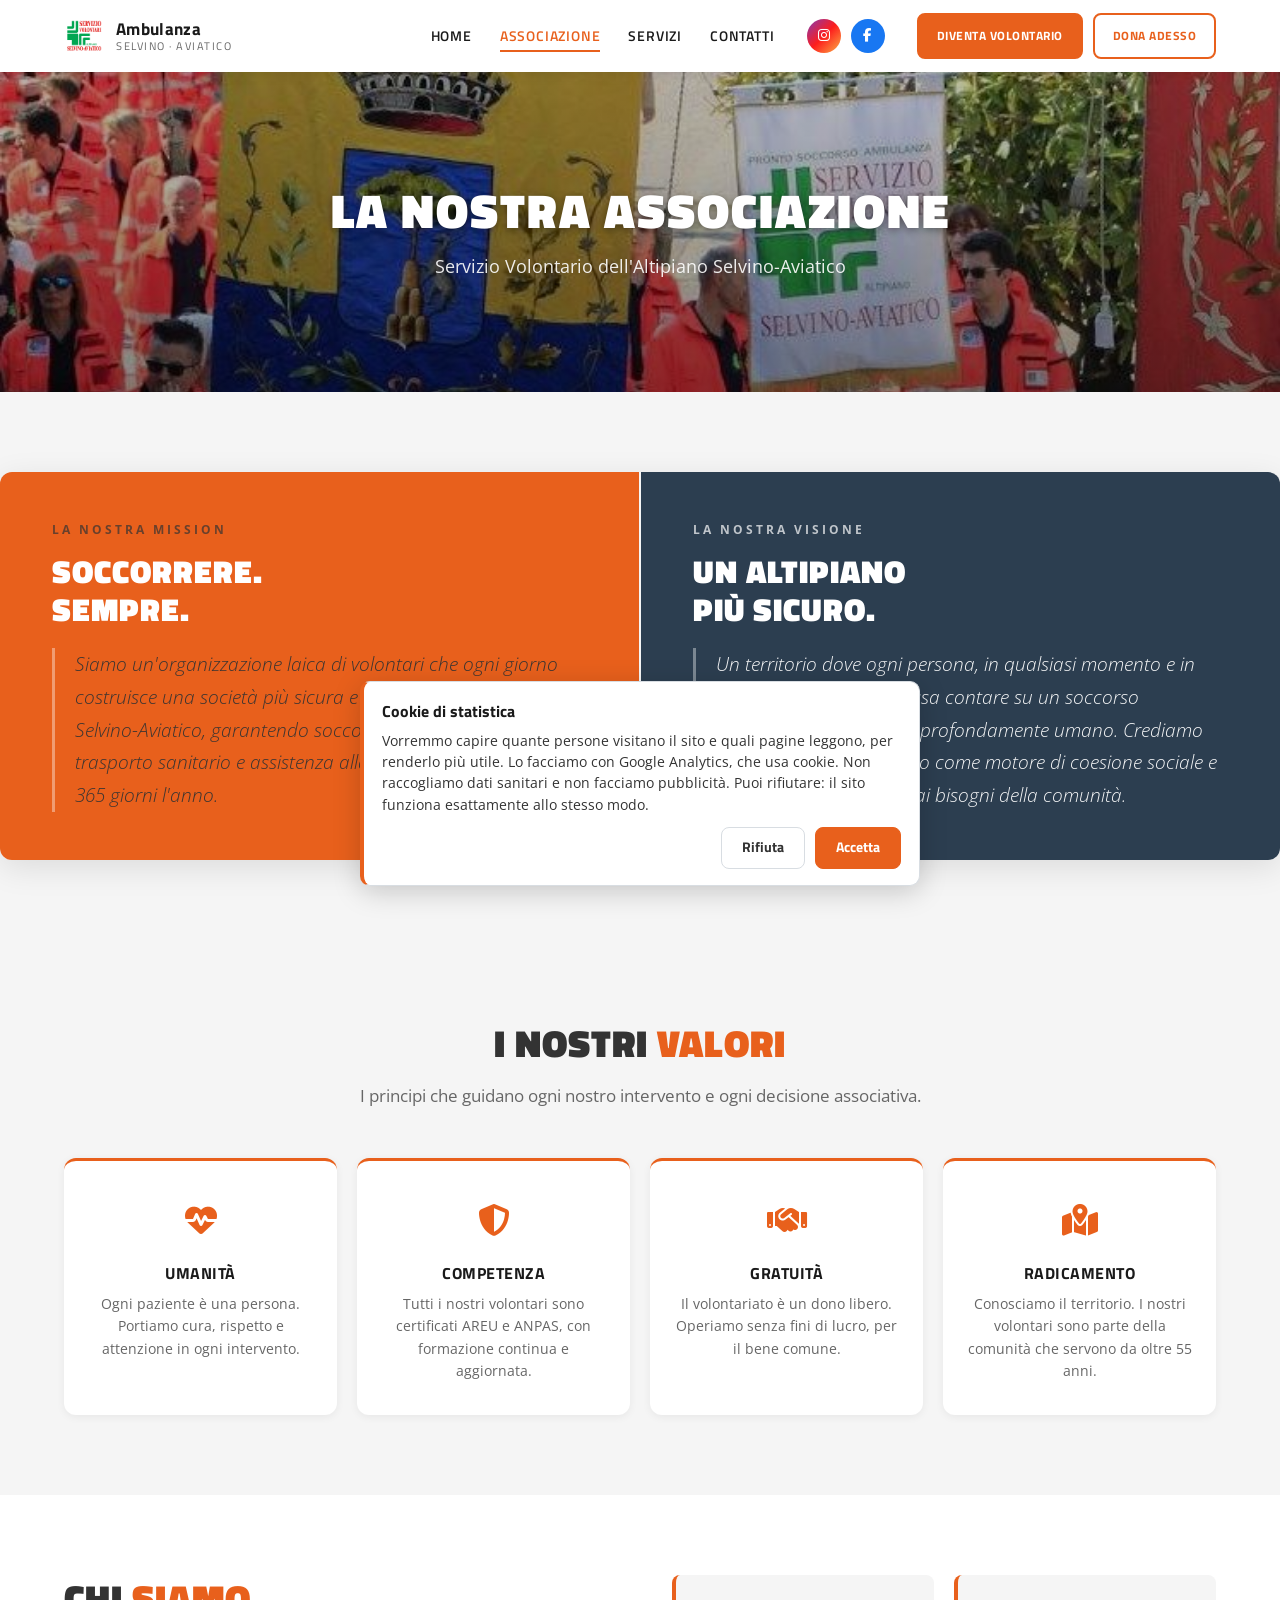
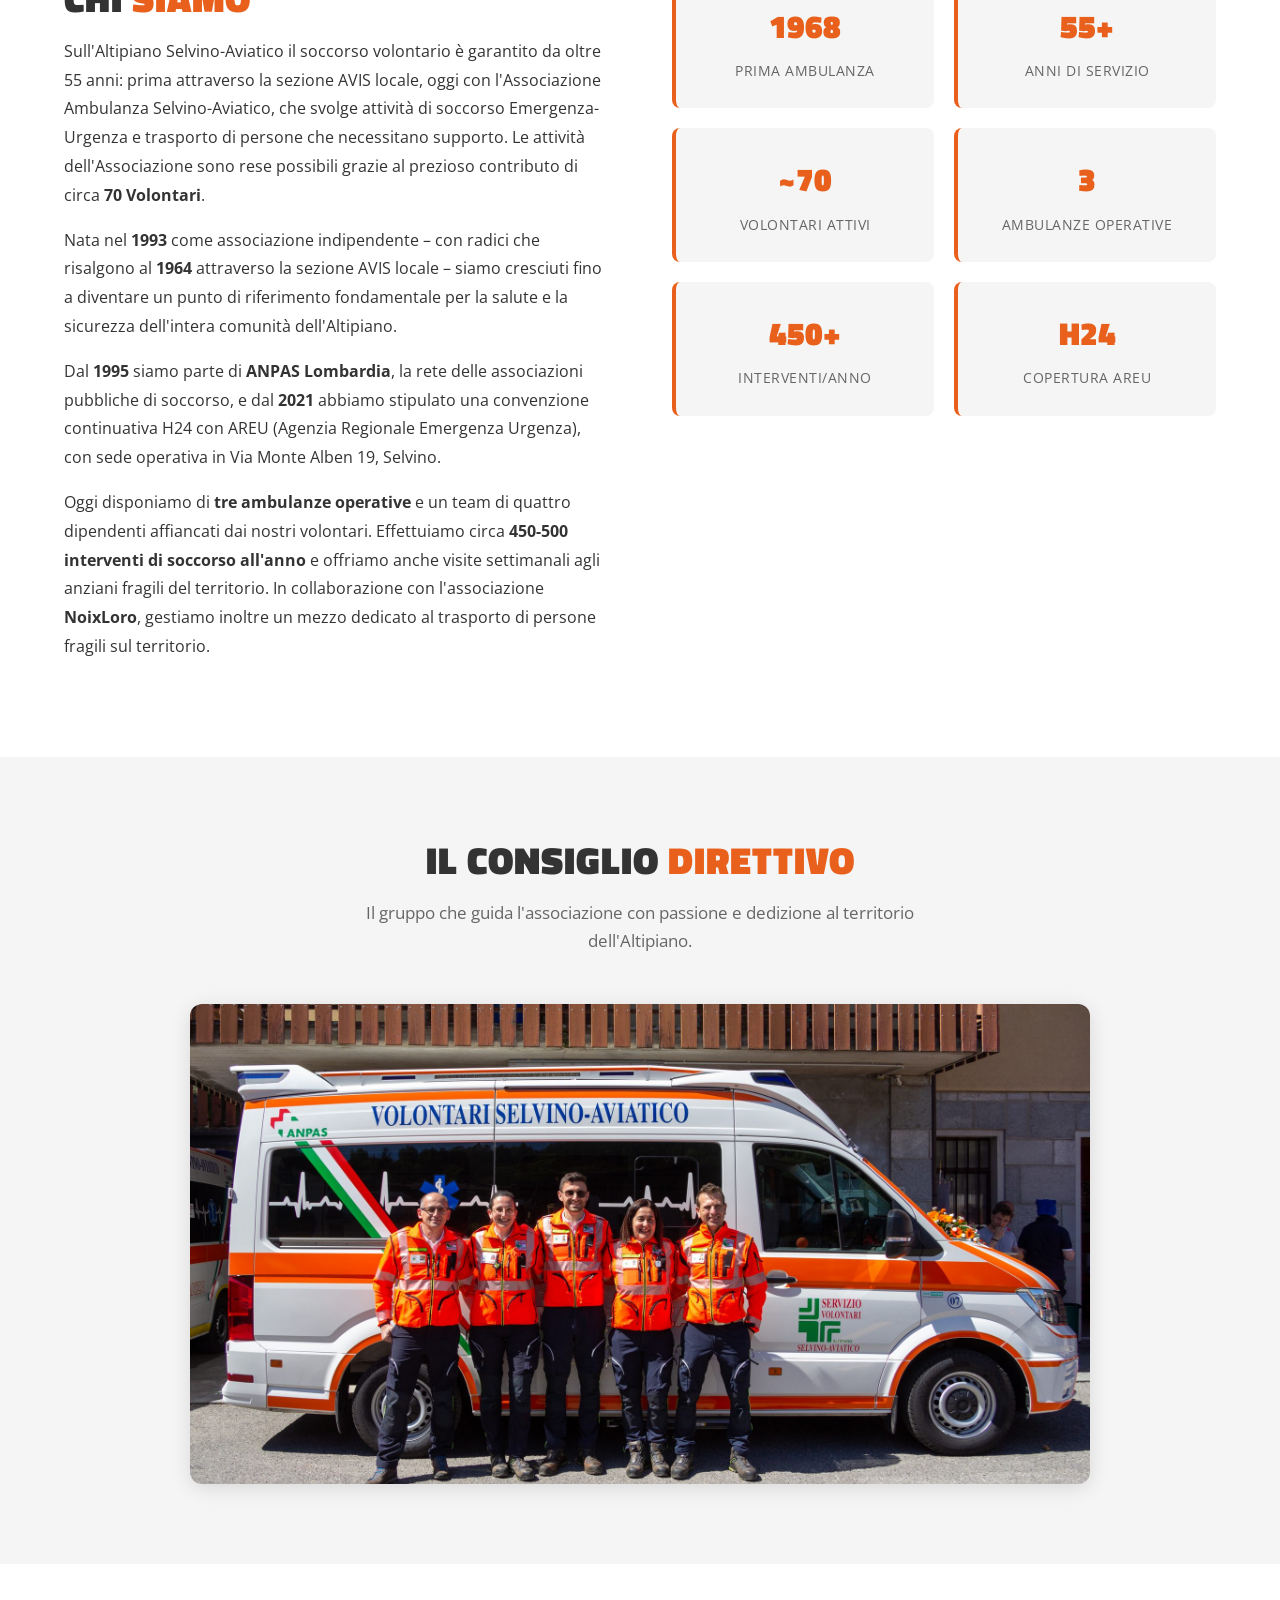
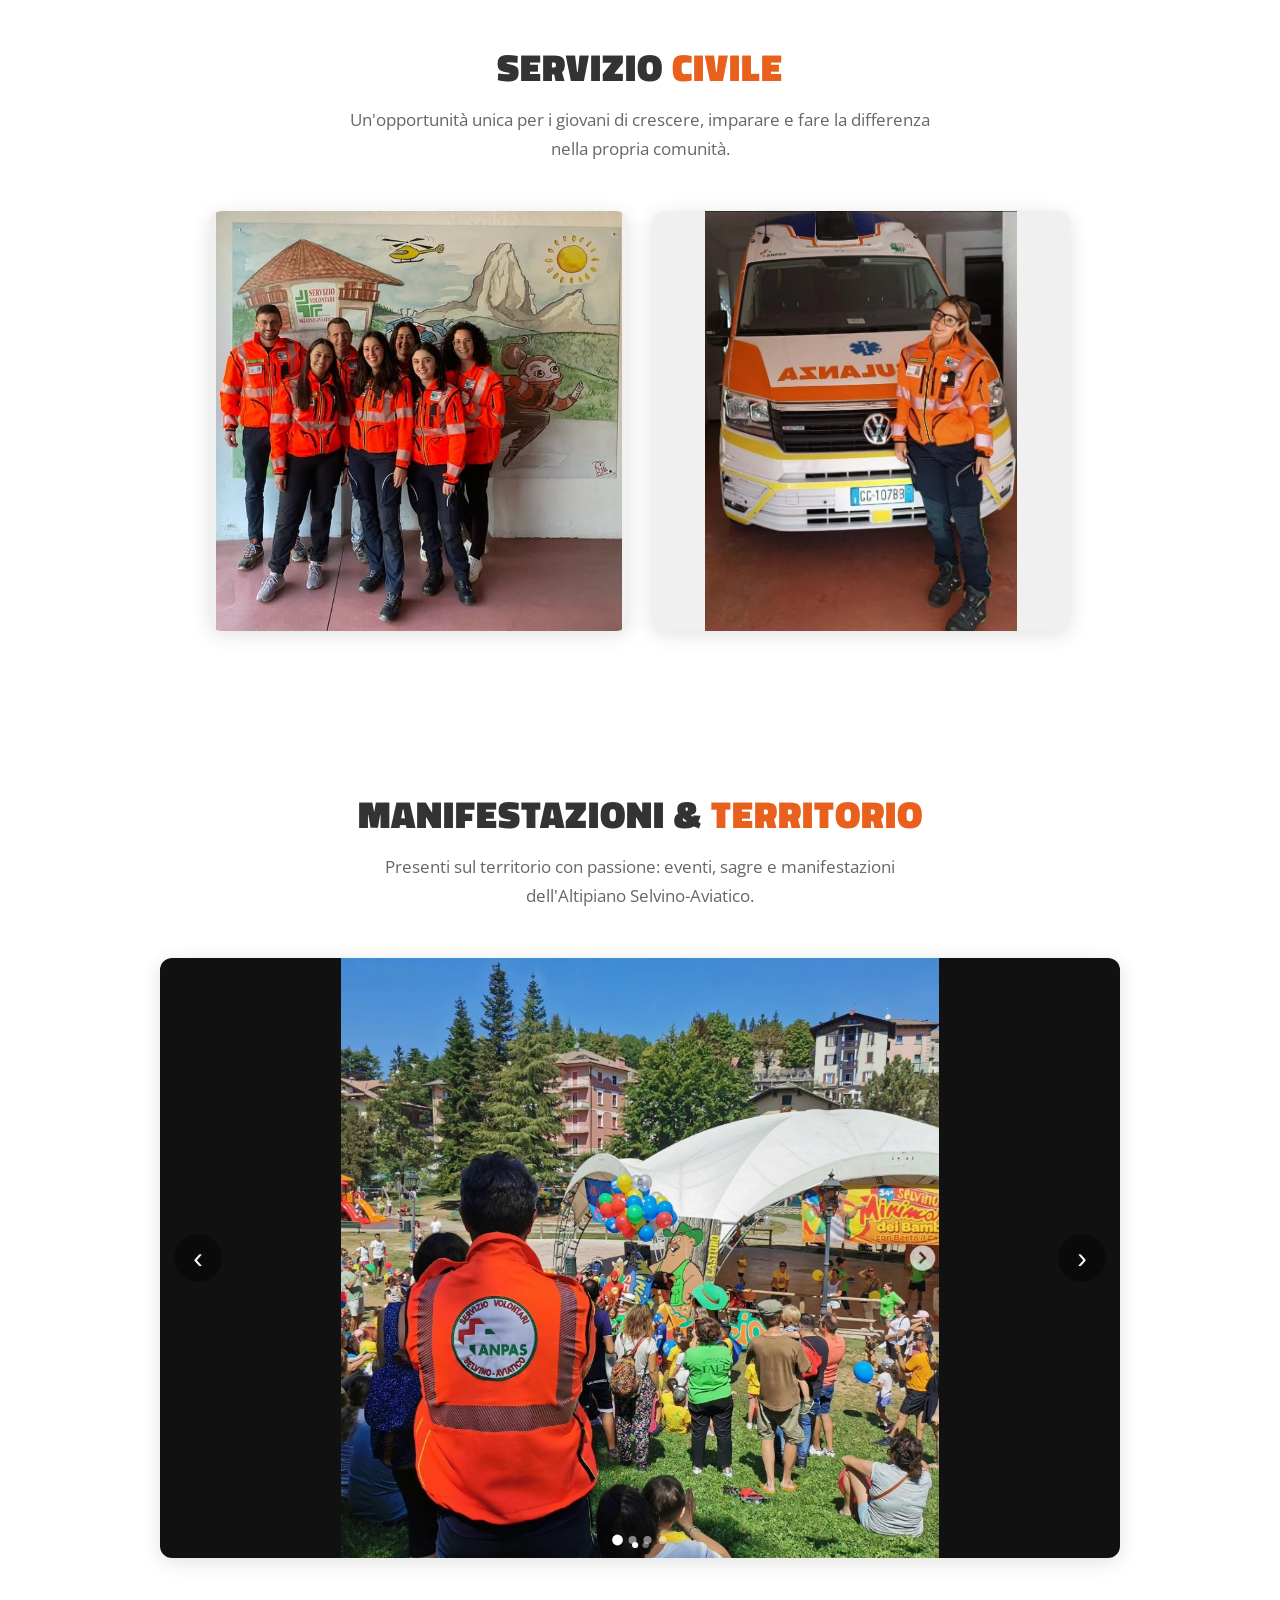
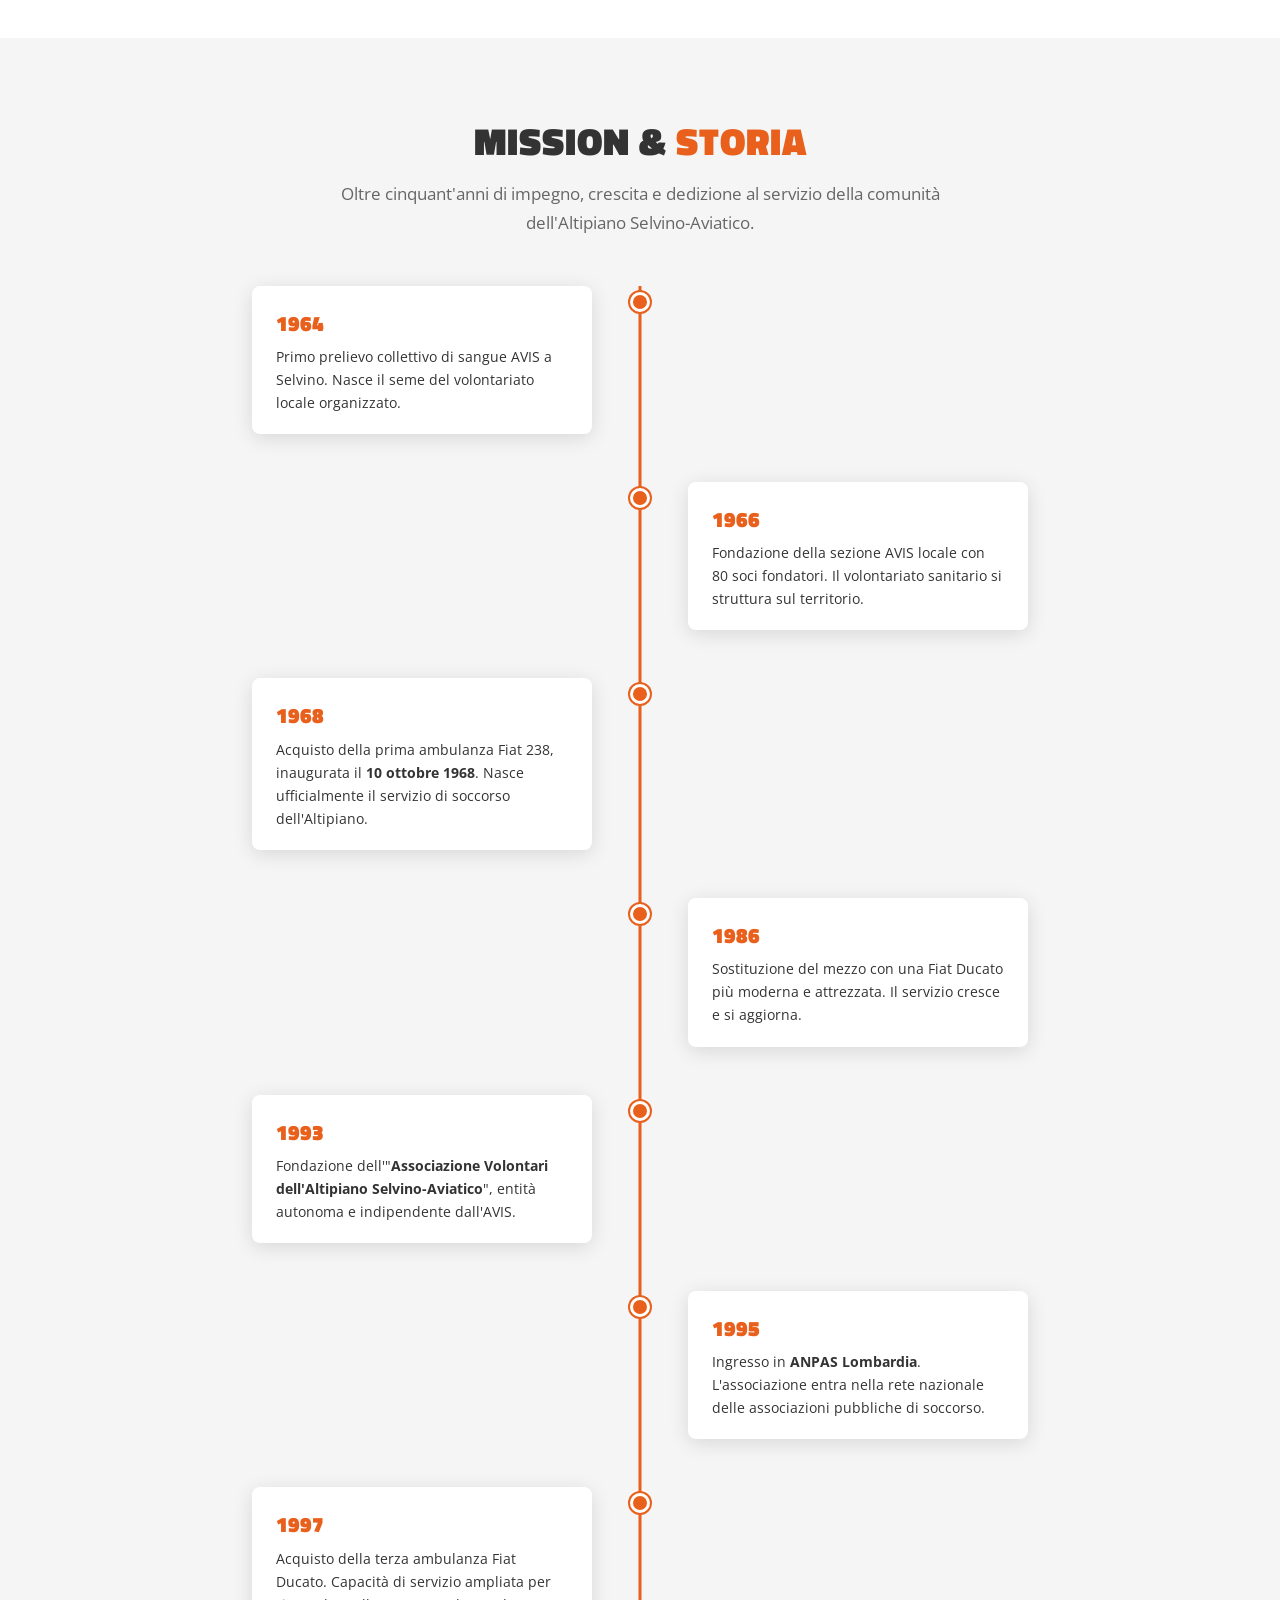
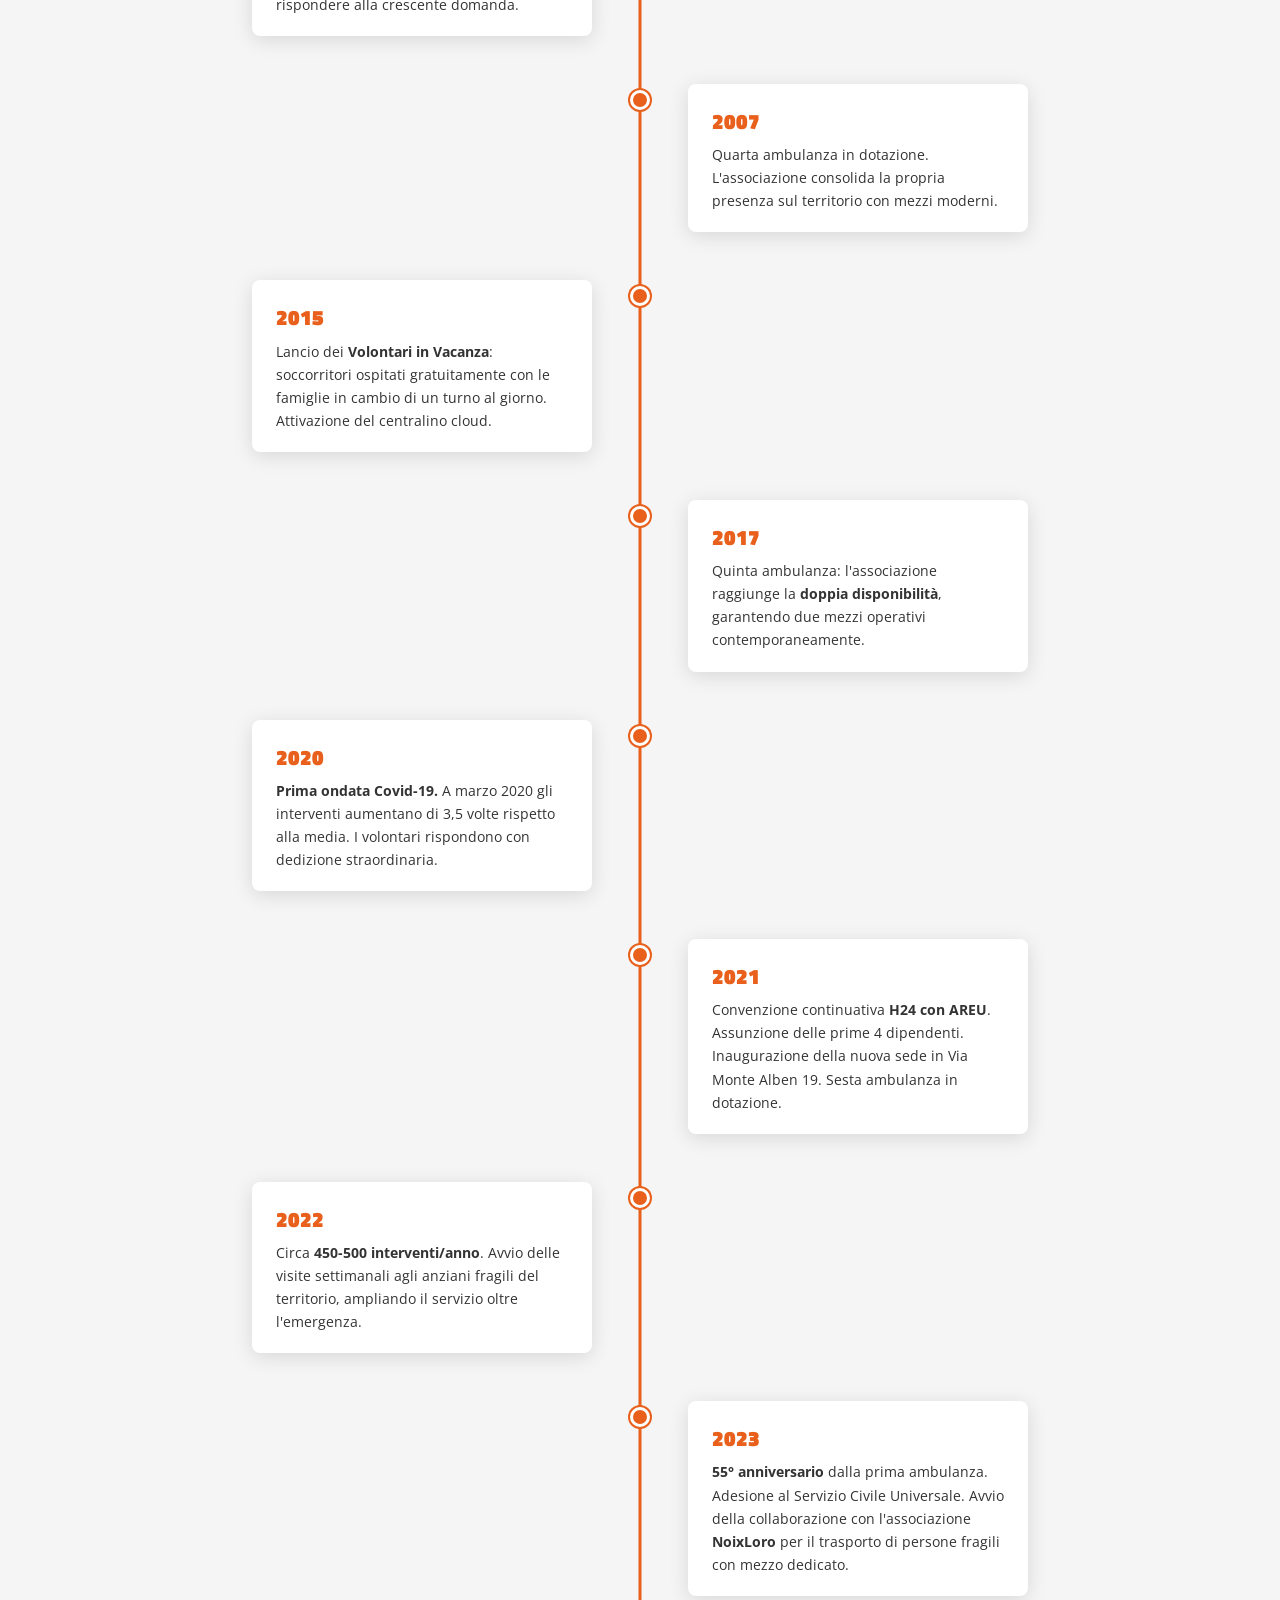
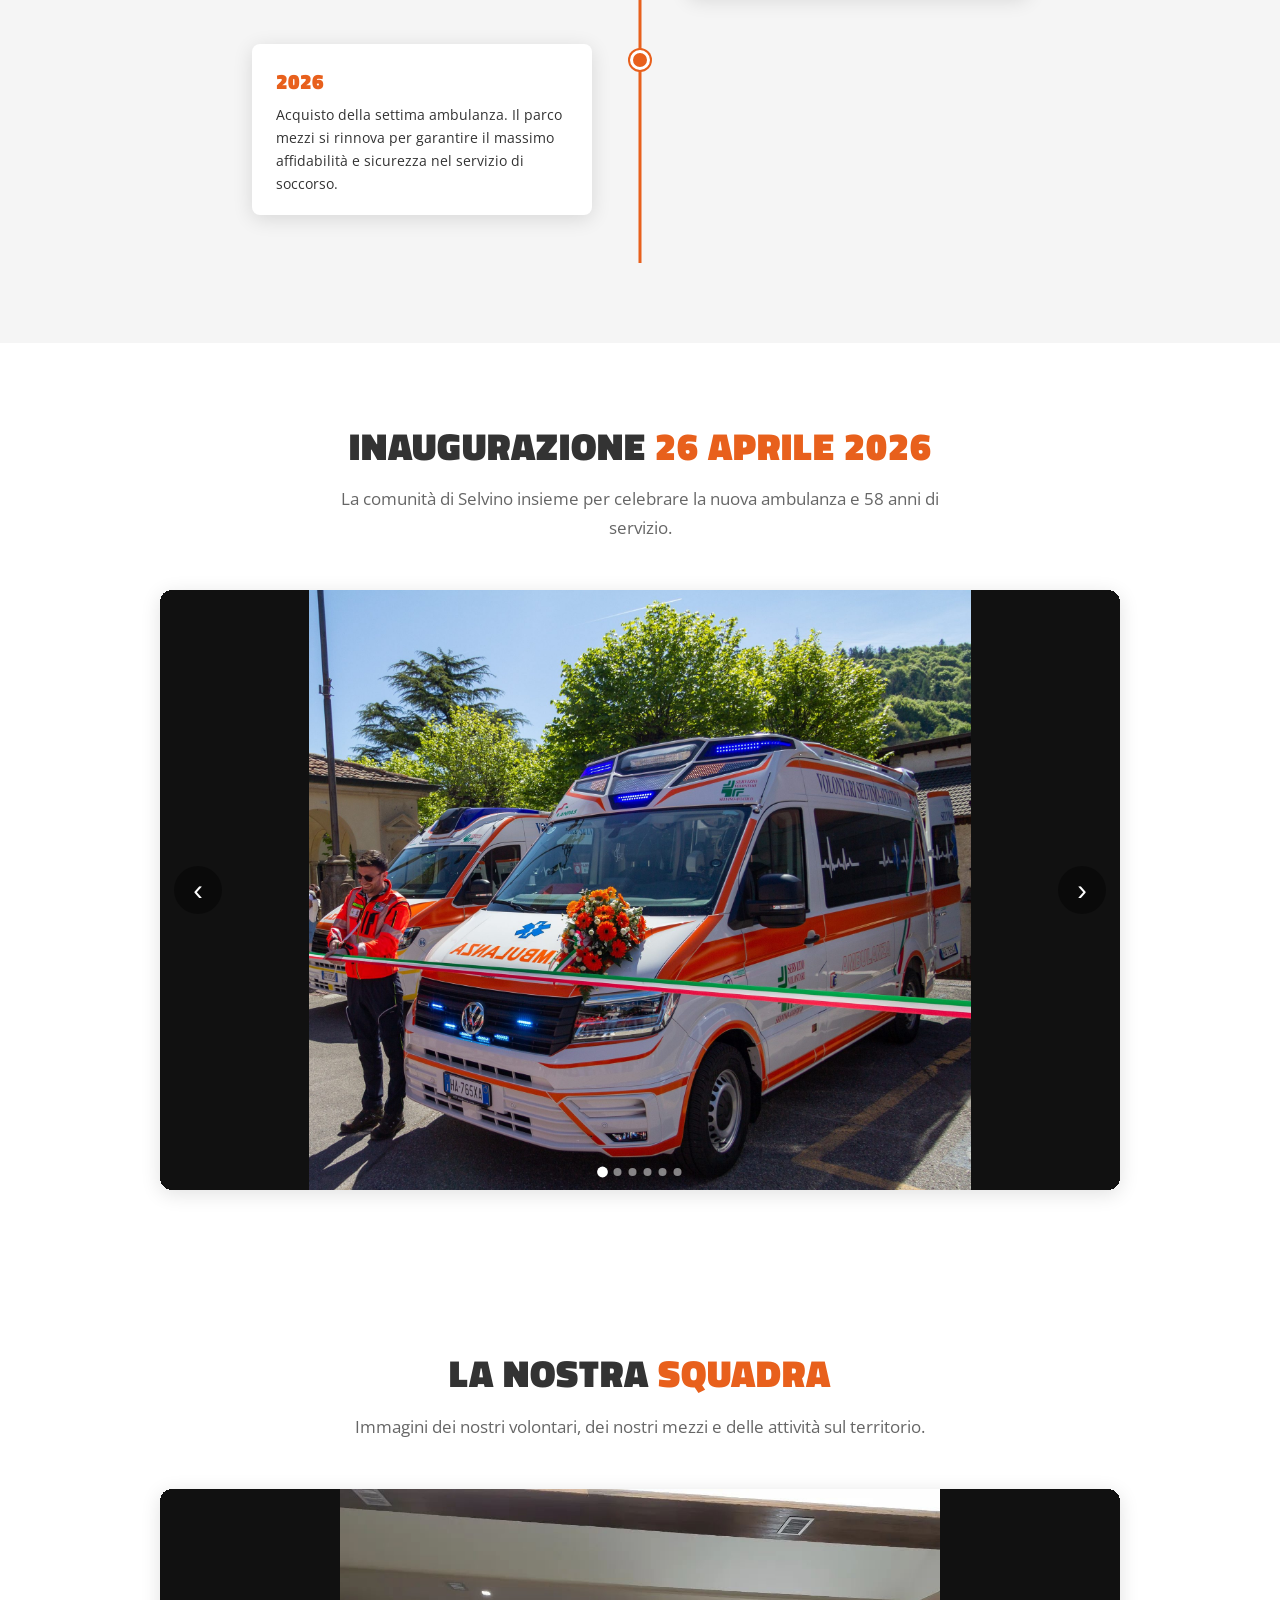
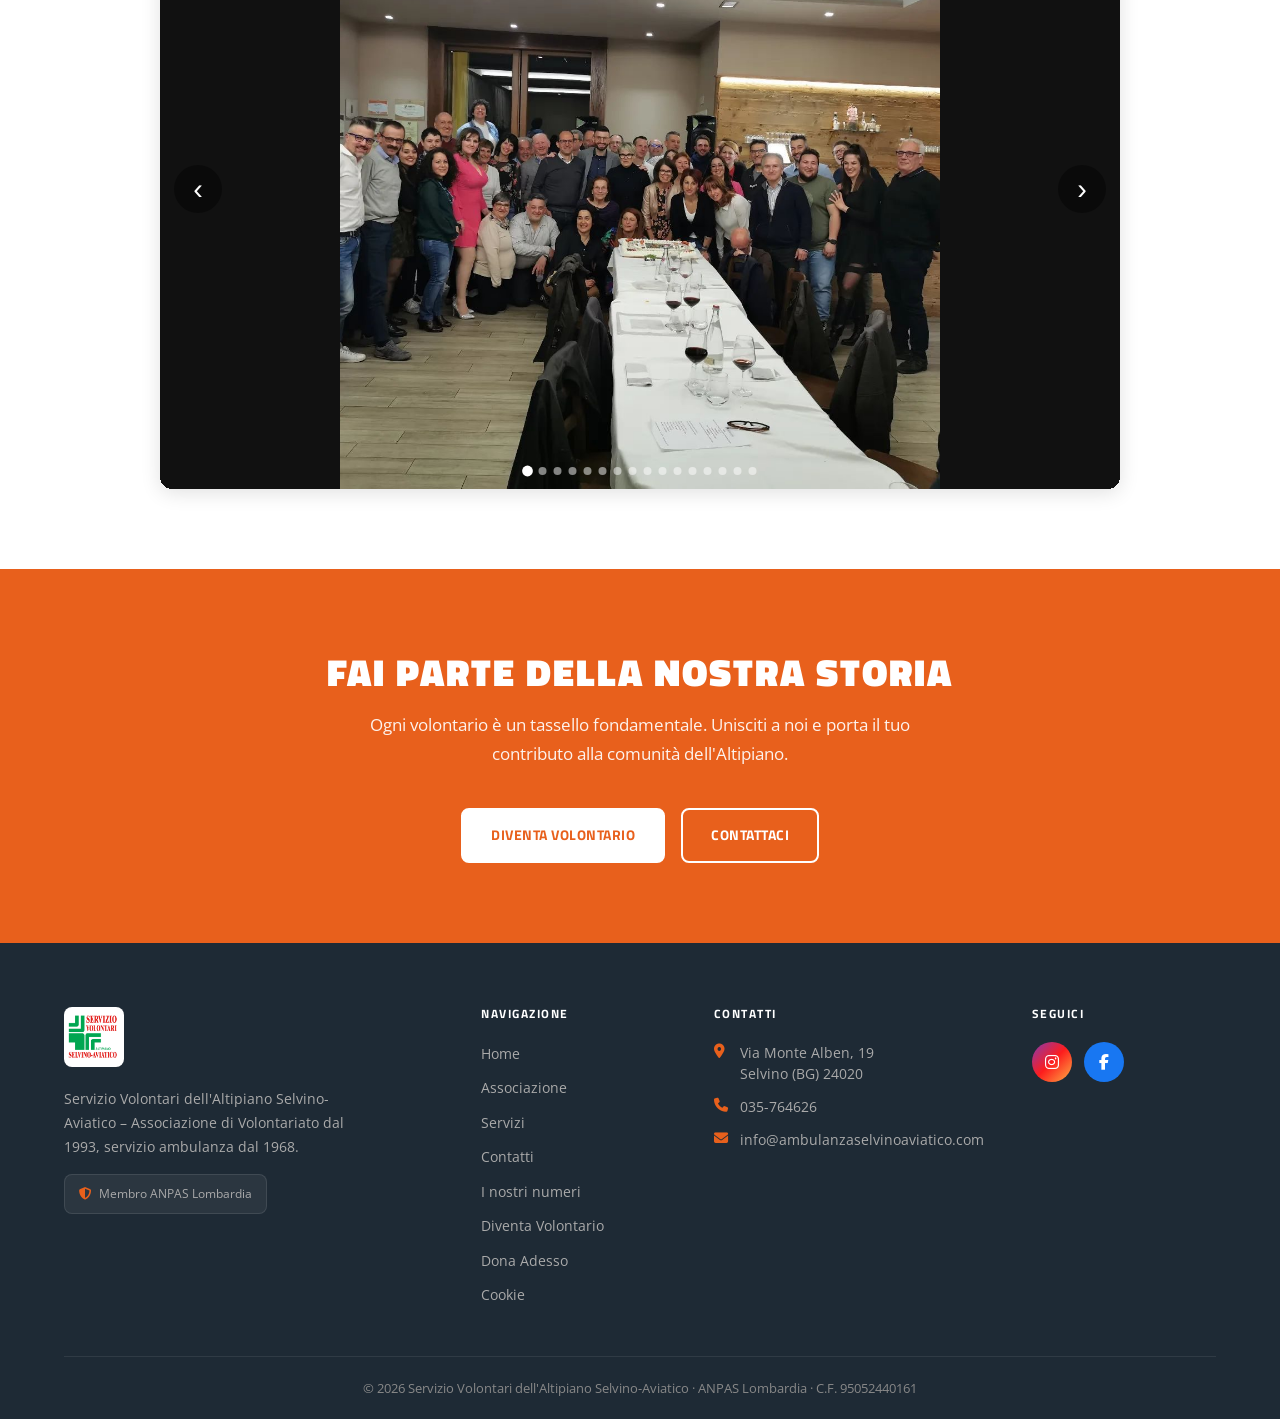
<file: associazione.html>
<!DOCTYPE html>
<html lang="it">
<head>
  <meta charset="UTF-8" />
  <meta name="viewport" content="width=device-width, initial-scale=1.0" />
  <title>La Nostra Associazione | Ambulanza Selvino-Aviatico – Storia e Missione</title>
  <meta name="description" content="Scopri la storia dell'Associazione Ambulanza Selvino-Aviatico: associazione dal 1993, servizio ambulanza dal 1968, ~70 volontari, 3 ambulanze operative, convenzione AREU H24. Missione, valori e timeline storica." />

  <!-- Canonical & robots -->
  <link rel="canonical" href="https://www.ambulanzaselvinoaviatico.com/associazione.html" />
  <meta name="robots" content="index, follow" />
  <meta name="author" content="Associazione Ambulanza Selvino-Aviatico" />

  <!-- Geo meta -->
  <meta name="geo.region" content="IT-BG" />
  <meta name="geo.placename" content="Selvino, Bergamo, Lombardia" />

  <!-- Favicon -->
  <link rel="icon" type="image/png" href="images/logo.png" />
  <link rel="apple-touch-icon" href="images/logo.png" />

  <!-- Open Graph -->
  <meta property="og:title" content="La Nostra Associazione | Ambulanza Selvino-Aviatico" />
  <meta property="og:description" content="Servizio ambulanza sull'Altipiano dal 1968, associazione dal 1993. ~70 volontari certificati AREU, 3 ambulanze operative, soccorso H24." />
  <meta property="og:image" content="https://www.ambulanzaselvinoaviatico.com/images/associazione/corteo.jpg" />
  <meta property="og:url" content="https://www.ambulanzaselvinoaviatico.com/associazione.html" />
  <meta property="og:type" content="website" />
  <meta property="og:locale" content="it_IT" />
  <meta property="og:site_name" content="Ambulanza Selvino-Aviatico" />

  <!-- Twitter Card -->
  <meta name="twitter:card" content="summary_large_image" />
  <meta name="twitter:title" content="La Nostra Associazione | Ambulanza Selvino-Aviatico" />
  <meta name="twitter:description" content="Servizio ambulanza sull'Altipiano dal 1968, associazione dal 1993. ~70 volontari, soccorso H24." />
  <meta name="twitter:image" content="https://www.ambulanzaselvinoaviatico.com/images/associazione/corteo.jpg" />

  <!-- Font Awesome 6 -->
  <link rel="stylesheet" href="https://cdnjs.cloudflare.com/ajax/libs/font-awesome/6.5.0/css/all.min.css" />

  <!-- Stylesheet -->
  <link rel="stylesheet" href="css/style.css" />
</head>
<body>

  <!-- ============================================================
       HEADER
  ============================================================ -->
  <header class="site-header">
    <div class="container">
      <div class="header-inner">

        <a href="/" class="header-logo" aria-label="Torna alla home">
          <img src="images/logo.png" alt="Logo Ambulanza Selvino-Aviatico" />
          <div class="header-logo-text">
            <span class="logo-name">Ambulanza</span>
            <span class="logo-sub">Selvino&nbsp;&middot;&nbsp;Aviatico</span>
          </div>
        </a>

        <nav class="header-nav" aria-label="Navigazione principale">
          <ul class="nav-links">
            <li><a href="/">Home</a></li>
            <li><a href="associazione.html" class="active">Associazione</a></li>
            <li><a href="servizi.html">Servizi</a></li>
            <li><a href="contatti.html">Contatti</a></li>
          </ul>

          <div class="header-social">
            <a href="https://www.instagram.com/ambulanzaselvinoaviatico/" target="_blank" rel="noopener" class="social-icon instagram" aria-label="Instagram">
              <i class="fab fa-instagram"></i>
            </a>
            <a href="https://www.facebook.com/ambulanzaselvinoaviatico" target="_blank" rel="noopener" class="social-icon facebook" aria-label="Facebook">
              <i class="fab fa-facebook-f"></i>
            </a>
          </div>

          <div class="header-cta">
            <a href="volontario.html" class="btn btn-orange">Diventa Volontario</a>
            <a href="volontario.html#dona" class="btn btn-orange-outline">Dona Adesso</a>
          </div>
        </nav>

        <button class="hamburger" id="hamburger" aria-label="Apri menu" aria-expanded="false">
          <span></span>
          <span></span>
          <span></span>
        </button>

      </div>
    </div>

    <!-- Mobile nav -->
    <div class="mobile-nav" id="mobile-nav" aria-hidden="true">
      <ul class="nav-links">
        <li><a href="/">Home</a></li>
        <li><a href="associazione.html">Associazione</a></li>
        <li><a href="servizi.html">Servizi</a></li>
        <li><a href="contatti.html">Contatti</a></li>
      </ul>
      <div class="header-social">
        <a href="https://www.instagram.com/ambulanzaselvinoaviatico/" target="_blank" rel="noopener" class="social-icon instagram" aria-label="Instagram">
          <i class="fab fa-instagram"></i>
        </a>
        <a href="https://www.facebook.com/ambulanzaselvinoaviatico" target="_blank" rel="noopener" class="social-icon facebook" aria-label="Facebook">
          <i class="fab fa-facebook-f"></i>
        </a>
      </div>
      <div class="header-cta">
        <a href="volontario.html" class="btn btn-orange">Diventa Volontario</a>
        <a href="volontario.html#dona" class="btn btn-orange-outline">Dona Adesso</a>
      </div>
    </div>
  </header>

  <!-- ============================================================
       PAGE HERO
  ============================================================ -->
  <section class="page-hero" style="background-image: url('images/associazione/corteo.jpg');" aria-label="Intestazione pagina">
    <div class="page-hero-content">
      <h1>La Nostra Associazione</h1>
      <p>Servizio Volontario dell'Altipiano Selvino-Aviatico</p>
    </div>
  </section>

  <!-- ============================================================
       MISSION & VISIONE
  ============================================================ -->
  <section class="mv-section" aria-labelledby="mv-title">
    <div class="mv-grid">
      <div class="mv-block">
        <span class="mv-label">La nostra Mission</span>
        <h2 id="mv-title">Soccorrere.<br>Sempre.</h2>
        <p class="mv-quote">Siamo un'organizzazione laica di volontari che ogni giorno costruisce una società più sicura e solidale sull'Altipiano Selvino-Aviatico, garantendo soccorso in emergenza, trasporto sanitario e assistenza alla comunità — 24 ore su 24, 365 giorni l'anno.</p>
      </div>
      <div class="mv-block">
        <span class="mv-label">La nostra Visione</span>
        <h2>Un Altipiano<br>più sicuro.</h2>
        <p class="mv-quote">Un territorio dove ogni persona, in qualsiasi momento e in qualsiasi condizione, possa contare su un soccorso qualificato, tempestivo e profondamente umano. Crediamo nel valore del volontariato come motore di coesione sociale e come risposta concreta ai bisogni della comunità.</p>
      </div>
    </div>
  </section>

  <!-- ============================================================
       VALORI
  ============================================================ -->
  <section class="valori-section" aria-labelledby="valori-title">
    <div class="container">
      <div class="text-center">
        <h2 class="section-title" id="valori-title">I Nostri <span class="text-orange">Valori</span></h2>
        <p class="section-subtitle">I principi che guidano ogni nostro intervento e ogni decisione associativa.</p>
      </div>
      <div class="valori-grid">
        <div class="valore-card">
          <div class="valore-icon"><i class="fas fa-heart-pulse"></i></div>
          <h3>Umanità</h3>
          <p>Ogni paziente è una persona. Portiamo cura, rispetto e attenzione in ogni intervento.</p>
        </div>
        <div class="valore-card">
          <div class="valore-icon"><i class="fas fa-shield-halved"></i></div>
          <h3>Competenza</h3>
          <p>Tutti i nostri volontari sono certificati AREU e ANPAS, con formazione continua e aggiornata.</p>
        </div>
        <div class="valore-card">
          <div class="valore-icon"><i class="fas fa-handshake"></i></div>
          <h3>Gratuità</h3>
          <p>Il volontariato è un dono libero. Operiamo senza fini di lucro, per il bene comune.</p>
        </div>
        <div class="valore-card">
          <div class="valore-icon"><i class="fas fa-map-location-dot"></i></div>
          <h3>Radicamento</h3>
          <p>Conosciamo il territorio. I nostri volontari sono parte della comunità che servono da oltre 55 anni.</p>
        </div>
      </div>
    </div>
  </section>

  <!-- ============================================================
       CHI SIAMO
  ============================================================ -->
  <section class="mission-section section-padding" aria-labelledby="mission-title">
    <div class="container">
      <div class="mission-grid">
        <div class="mission-text">
          <h2 class="section-title" id="mission-title">Chi <span class="text-orange">Siamo</span></h2>
          <p>Sull'Altipiano Selvino-Aviatico il soccorso volontario è garantito da oltre 55 anni: prima attraverso la sezione AVIS locale, oggi con l'Associazione Ambulanza Selvino-Aviatico, che svolge attività di soccorso Emergenza-Urgenza e trasporto di persone che necessitano supporto. Le attività dell'Associazione sono rese possibili grazie al prezioso contributo di circa <strong>70 Volontari</strong>.</p>
          <p>Nata nel <strong>1993</strong> come associazione indipendente – con radici che risalgono al <strong>1964</strong> attraverso la sezione AVIS locale – siamo cresciuti fino a diventare un punto di riferimento fondamentale per la salute e la sicurezza dell'intera comunità dell'Altipiano.</p>
          <p>Dal <strong>1995</strong> siamo parte di <strong>ANPAS Lombardia</strong>, la rete delle associazioni pubbliche di soccorso, e dal <strong>2021</strong> abbiamo stipulato una convenzione continuativa H24 con AREU (Agenzia Regionale Emergenza Urgenza), con sede operativa in Via Monte Alben 19, Selvino.</p>
          <p>Oggi disponiamo di <strong>tre ambulanze operative</strong> e un team di quattro dipendenti affiancati dai nostri volontari. Effettuiamo circa <strong>450-500 interventi di soccorso all'anno</strong> e offriamo anche visite settimanali agli anziani fragili del territorio. In collaborazione con l'associazione <strong>NoixLoro</strong>, gestiamo inoltre un mezzo dedicato al trasporto di persone fragili sul territorio.</p>
        </div>
        <div>
          <div class="mission-stats">
            <div class="mission-stat-box">
              <span class="big-num">1968</span>
              <span>Prima ambulanza</span>
            </div>
            <div class="mission-stat-box">
              <span class="big-num">55+</span>
              <span>Anni di servizio</span>
            </div>
            <div class="mission-stat-box">
              <span class="big-num">~70</span>
              <span>Volontari attivi</span>
            </div>
            <div class="mission-stat-box">
              <span class="big-num">3</span>
              <span>Ambulanze operative</span>
            </div>
            <div class="mission-stat-box">
              <span class="big-num">450+</span>
              <span>Interventi/anno</span>
            </div>
            <div class="mission-stat-box">
              <span class="big-num">H24</span>
              <span>Copertura AREU</span>
            </div>
          </div>
        </div>
      </div>
    </div>
  </section>

  <!-- ============================================================
       CONSIGLIO DIRETTIVO
  ============================================================ -->
  <section class="consiglio-section section-padding" aria-labelledby="consiglio-title">
    <div class="container">
      <div class="text-center">
        <h2 class="section-title" id="consiglio-title">Il Consiglio <span class="text-orange">Direttivo</span></h2>
        <p class="section-subtitle">Il gruppo che guida l'associazione con passione e dedizione al territorio dell'Altipiano.</p>
      </div>
      <div class="consiglio-photo">
        <img src="images/associazione/consiglio-direttivo.jpg" alt="Consiglio Direttivo Ambulanza Selvino-Aviatico" loading="lazy" />
      </div>
    </div>
  </section>

  <!-- ============================================================
       SERVIZIO CIVILE
  ============================================================ -->
  <section class="servizio-civile-section section-padding" aria-labelledby="sc-title">
    <div class="container">
      <div class="text-center">
        <h2 class="section-title" id="sc-title">Servizio <span class="text-orange">Civile</span></h2>
        <p class="section-subtitle">Un'opportunità unica per i giovani di crescere, imparare e fare la differenza nella propria comunità.</p>
      </div>
      <div class="sc-grid">
        <div class="sc-photo">
          <img src="images/associazione/servizio-civile-1.jpg" alt="Volontari servizio civile Ambulanza Selvino-Aviatico" loading="lazy" />
        </div>
        <div class="sc-photo">
          <img src="images/associazione/servizio-civile-2.jpg" alt="Servizio civile in ambulanza" loading="lazy" />
        </div>
      </div>
    </div>
  </section>

  <!-- ============================================================
       MANIFESTAZIONI
  ============================================================ -->
  <section class="carousel-section section-padding" aria-labelledby="manifestazioni-title">
    <div class="container">
      <div class="text-center">
        <h2 class="section-title" id="manifestazioni-title">Manifestazioni &amp; <span class="text-orange">Territorio</span></h2>
        <p class="section-subtitle">Presenti sul territorio con passione: eventi, sagre e manifestazioni dell'Altipiano Selvino-Aviatico.</p>
      </div>
      <div class="carousel" id="manifestazioni-carousel" aria-label="Carosello foto manifestazioni">
        <div class="carousel-track">
          <div class="carousel-slide"><img src="images/associazione/manifestazioni-1.jpg" alt="Manifestazione Altipiano Selvino-Aviatico" /></div>
          <div class="carousel-slide"><img src="images/associazione/manifestazioni-2.jpg" alt="Manifestazione Altipiano Selvino-Aviatico" /></div>
          <div class="carousel-slide"><img src="images/associazione/manifestazioni-3.jpg" alt="Manifestazione Altipiano Selvino-Aviatico" /></div>
          <div class="carousel-slide"><img src="images/associazione/manifestazioni-4.jpg" alt="Manifestazione Altipiano Selvino-Aviatico" /></div>
        </div>
        <button class="carousel-btn carousel-prev" aria-label="Foto precedente">&#8249;</button>
        <button class="carousel-btn carousel-next" aria-label="Foto successiva">&#8250;</button>
        <div class="carousel-dots" aria-hidden="true"></div>
      </div>
    </div>
  </section>

  <!-- ============================================================
       TIMELINE
  ============================================================ -->
  <section class="timeline-section section-padding" aria-labelledby="storia-title">
    <div class="container">
      <div class="text-center">
        <h2 class="section-title" id="storia-title">Mission &amp; <span class="text-orange">Storia</span></h2>
        <p class="section-subtitle">Oltre cinquant'anni di impegno, crescita e dedizione al servizio della comunità dell'Altipiano Selvino-Aviatico.</p>
      </div>

      <div class="timeline">

        <div class="timeline-item">
          <div class="timeline-dot"></div>
          <div class="timeline-content">
            <div class="timeline-year">1964</div>
            <p>Primo prelievo collettivo di sangue AVIS a Selvino. Nasce il seme del volontariato locale organizzato.</p>
          </div>
        </div>

        <div class="timeline-item right">
          <div class="timeline-dot"></div>
          <div class="timeline-content">
            <div class="timeline-year">1966</div>
            <p>Fondazione della sezione AVIS locale con 80 soci fondatori. Il volontariato sanitario si struttura sul territorio.</p>
          </div>
        </div>

        <div class="timeline-item">
          <div class="timeline-dot"></div>
          <div class="timeline-content">
            <div class="timeline-year">1968</div>
            <p>Acquisto della prima ambulanza Fiat 238, inaugurata il <strong>10 ottobre 1968</strong>. Nasce ufficialmente il servizio di soccorso dell'Altipiano.</p>
          </div>
        </div>

        <div class="timeline-item right">
          <div class="timeline-dot"></div>
          <div class="timeline-content">
            <div class="timeline-year">1986</div>
            <p>Sostituzione del mezzo con una Fiat Ducato più moderna e attrezzata. Il servizio cresce e si aggiorna.</p>
          </div>
        </div>

        <div class="timeline-item">
          <div class="timeline-dot"></div>
          <div class="timeline-content">
            <div class="timeline-year">1993</div>
            <p>Fondazione dell'"<strong>Associazione Volontari dell'Altipiano Selvino-Aviatico</strong>", entità autonoma e indipendente dall'AVIS.</p>
          </div>
        </div>

        <div class="timeline-item right">
          <div class="timeline-dot"></div>
          <div class="timeline-content">
            <div class="timeline-year">1995</div>
            <p>Ingresso in <strong>ANPAS Lombardia</strong>. L'associazione entra nella rete nazionale delle associazioni pubbliche di soccorso.</p>
          </div>
        </div>

        <div class="timeline-item">
          <div class="timeline-dot"></div>
          <div class="timeline-content">
            <div class="timeline-year">1997</div>
            <p>Acquisto della terza ambulanza Fiat Ducato. Capacità di servizio ampliata per rispondere alla crescente domanda.</p>
          </div>
        </div>

        <div class="timeline-item right">
          <div class="timeline-dot"></div>
          <div class="timeline-content">
            <div class="timeline-year">2007</div>
            <p>Quarta ambulanza in dotazione. L'associazione consolida la propria presenza sul territorio con mezzi moderni.</p>
          </div>
        </div>

        <div class="timeline-item">
          <div class="timeline-dot"></div>
          <div class="timeline-content">
            <div class="timeline-year">2015</div>
            <p>Lancio dei <strong>Volontari in Vacanza</strong>: soccorritori ospitati gratuitamente con le famiglie in cambio di un turno al giorno. Attivazione del centralino cloud.</p>
          </div>
        </div>

        <div class="timeline-item right">
          <div class="timeline-dot"></div>
          <div class="timeline-content">
            <div class="timeline-year">2017</div>
            <p>Quinta ambulanza: l'associazione raggiunge la <strong>doppia disponibilità</strong>, garantendo due mezzi operativi contemporaneamente.</p>
          </div>
        </div>

        <div class="timeline-item">
          <div class="timeline-dot"></div>
          <div class="timeline-content">
            <div class="timeline-year">2020</div>
            <p><strong>Prima ondata Covid-19.</strong> A marzo 2020 gli interventi aumentano di 3,5 volte rispetto alla media. I volontari rispondono con dedizione straordinaria.</p>
          </div>
        </div>

        <div class="timeline-item right">
          <div class="timeline-dot"></div>
          <div class="timeline-content">
            <div class="timeline-year">2021</div>
            <p>Convenzione continuativa <strong>H24 con AREU</strong>. Assunzione delle prime 4 dipendenti. Inaugurazione della nuova sede in Via Monte Alben 19. Sesta ambulanza in dotazione.</p>
          </div>
        </div>

        <div class="timeline-item">
          <div class="timeline-dot"></div>
          <div class="timeline-content">
            <div class="timeline-year">2022</div>
            <p>Circa <strong>450-500 interventi/anno</strong>. Avvio delle visite settimanali agli anziani fragili del territorio, ampliando il servizio oltre l'emergenza.</p>
          </div>
        </div>

        <div class="timeline-item right">
          <div class="timeline-dot"></div>
          <div class="timeline-content">
            <div class="timeline-year">2023</div>
            <p><strong>55° anniversario</strong> dalla prima ambulanza. Adesione al Servizio Civile Universale. Avvio della collaborazione con l'associazione <strong>NoixLoro</strong> per il trasporto di persone fragili con mezzo dedicato.</p>
          </div>
        </div>

        <div class="timeline-item">
          <div class="timeline-dot"></div>
          <div class="timeline-content">
            <div class="timeline-year">2026</div>
            <p>Acquisto della settima ambulanza. Il parco mezzi si rinnova per garantire il massimo affidabilità e sicurezza nel servizio di soccorso.</p>
          </div>
        </div>

      </div>
    </div>
  </section>

  <!-- ============================================================
       CAROSELLO INAUGURAZIONE 2026
  ============================================================ -->
  <section class="carousel-section section-padding" aria-labelledby="carousel-title">
    <div class="container">
      <div class="text-center">
        <h2 class="section-title" id="carousel-title">Inaugurazione <span class="text-orange">26 Aprile 2026</span></h2>
        <p class="section-subtitle">La comunità di Selvino insieme per celebrare la nuova ambulanza e 58 anni di servizio.</p>
      </div>
      <div class="carousel" id="main-carousel" aria-label="Carosello foto inaugurazione 2026">
        <div class="carousel-track">
          <div class="carousel-slide"><img src="images/eventi/inaugurazione/evento-taglio-nastro.jpg" alt="Taglio del nastro inaugurazione nuova ambulanza" /></div>
          <div class="carousel-slide"><img src="images/eventi/inaugurazione/evento-benedizione.jpg" alt="Benedizione della nuova ambulanza" /></div>
          <div class="carousel-slide"><img src="images/eventi/inaugurazione/presidente.jpg" alt="Il Presidente Alberto Grigis" /></div>
          <div class="carousel-slide"><img src="images/eventi/inaugurazione/mg-6071.jpg" alt="Foto inaugurazione" /></div>
          <div class="carousel-slide"><img src="images/eventi/inaugurazione/mg-6108.jpg" alt="Foto inaugurazione" /></div>
          <div class="carousel-slide"><img src="images/eventi/inaugurazione/mg-6129.jpg" alt="Foto inaugurazione" /></div>
        </div>
        <button class="carousel-btn carousel-prev" aria-label="Foto precedente">&#8249;</button>
        <button class="carousel-btn carousel-next" aria-label="Foto successiva">&#8250;</button>
        <div class="carousel-dots" aria-hidden="true"></div>
      </div>
    </div>
  </section>

  <!-- ============================================================
       GALLERY
  ============================================================ -->
  <section class="carousel-section section-padding" aria-labelledby="gallery-title">
    <div class="container">
      <div class="text-center">
        <h2 class="section-title" id="gallery-title">La Nostra <span class="text-orange">Squadra</span></h2>
        <p class="section-subtitle">Immagini dei nostri volontari, dei nostri mezzi e delle attività sul territorio.</p>
      </div>
      <div class="carousel" id="gallery-carousel" aria-label="Galleria foto volontari">
        <div class="carousel-track">
          <div class="carousel-slide"><img src="images/team/gruppo.jpg" alt="Volontari Ambulanza Selvino-Aviatico" /></div>
          <div class="carousel-slide"><img src="images/team/gruppo2.jpg" alt="Volontari Ambulanza Selvino-Aviatico" /></div>
          <div class="carousel-slide"><img src="images/team/gruppo3.jpg" alt="Volontari Ambulanza Selvino-Aviatico" /></div>
          <div class="carousel-slide"><img src="images/team/gruppo4.jpg" alt="Volontari Ambulanza Selvino-Aviatico" /></div>
          <div class="carousel-slide"><img src="images/team/gruppo5.jpg" alt="Volontari Ambulanza Selvino-Aviatico" /></div>
          <div class="carousel-slide"><img src="images/team/gruppo6.jpg" alt="Volontari Ambulanza Selvino-Aviatico" /></div>
          <div class="carousel-slide"><img src="images/team/gruppo7.jpg" alt="Volontari Ambulanza Selvino-Aviatico" /></div>
          <div class="carousel-slide"><img src="images/team/gruppo10.jpg" alt="Volontari Ambulanza Selvino-Aviatico" /></div>
          <div class="carousel-slide"><img src="images/team/gruppo11.jpg" alt="Volontari Ambulanza Selvino-Aviatico" /></div>
          <div class="carousel-slide"><img src="images/team/gruppo12.jpg" alt="Volontari Ambulanza Selvino-Aviatico" /></div>
          <div class="carousel-slide"><img src="images/team/team-rosso.jpg" alt="Volontari in uniforme rossa" /></div>
          <div class="carousel-slide"><img src="images/team/team-gruppo.jpg" alt="Gruppo di volontari" /></div>
          <div class="carousel-slide"><img src="images/team/vol8.jpg" alt="Equipaggio in servizio" /></div>
          <div class="carousel-slide"><img src="images/team/vol11.jpg" alt="Volontari all'inaugurazione" /></div>
          <div class="carousel-slide"><img src="images/team/vol12.jpg" alt="Volontarie Ambulanza Selvino-Aviatico" /></div>
          <div class="carousel-slide"><img src="images/team/arena-verona.jpg" alt="Volontari all'Arena di Verona" /></div>
        </div>
        <button class="carousel-btn carousel-prev" aria-label="Foto precedente">&#8249;</button>
        <button class="carousel-btn carousel-next" aria-label="Foto successiva">&#8250;</button>
        <div class="carousel-dots" aria-hidden="true"></div>
      </div>
    </div>
  </section>

  <!-- ============================================================
       JOIN CTA
  ============================================================ -->
  <section class="join-banner" aria-labelledby="join-assoc-title">
    <div class="container">
      <h2 id="join-assoc-title">Fai Parte della Nostra Storia</h2>
      <p>Ogni volontario è un tassello fondamentale. Unisciti a noi e porta il tuo contributo alla comunità dell'Altipiano.</p>
      <div class="join-buttons">
        <a href="volontario.html" class="btn btn-white">Diventa Volontario</a>
        <a href="contatti.html" class="btn btn-white-outline">Contattaci</a>
      </div>
    </div>
  </section>

  <!-- ============================================================
       FOOTER
  ============================================================ -->
  <footer class="site-footer" aria-label="Piè di pagina">
    <div class="container">
      <div class="footer-grid">

        <div class="footer-brand">
          <img src="images/logo.png" alt="Logo Ambulanza Selvino-Aviatico" class="footer-logo" />
          <p>Servizio Volontari dell'Altipiano Selvino-Aviatico – Associazione di Volontariato dal 1993, servizio ambulanza dal 1968.</p>
          <div class="footer-anpas-badge">
            <i class="fas fa-shield-halved"></i>
            <span>Membro ANPAS Lombardia</span>
          </div>
        </div>

        <div class="footer-col">
          <h4>Navigazione</h4>
          <nav class="footer-nav" aria-label="Navigazione footer">
            <a href="/">Home</a>
            <a href="associazione.html">Associazione</a>
            <a href="servizi.html">Servizi</a>
            <a href="contatti.html">Contatti</a>
            <a href="numeri.html">I nostri numeri</a>
            <a href="volontario.html">Diventa Volontario</a>
            <a href="volontario.html#dona">Dona Adesso</a>
            <a href="#cookie">Cookie</a>
          </nav>
        </div>

        <div class="footer-col">
          <h4>Contatti</h4>
          <ul class="footer-contact-list">
            <li>
              <i class="fas fa-location-dot"></i>
              <span>Via Monte Alben, 19<br>Selvino (BG) 24020</span>
            </li>
            <li>
              <i class="fas fa-phone"></i>
              <a href="tel:035764626">035-764626</a>
            </li>
            <li>
              <i class="fas fa-envelope"></i>
              <a href="mailto:info@ambulanzaselvinoaviatico.com">info@ambulanzaselvinoaviatico.com</a>
            </li>
          </ul>
        </div>

        <div class="footer-col">
          <h4>Seguici</h4>
          <div class="footer-social">
            <a href="https://www.instagram.com/ambulanzaselvinoaviatico/" target="_blank" rel="noopener" class="social-icon instagram" aria-label="Instagram">
              <i class="fab fa-instagram"></i>
            </a>
            <a href="https://www.facebook.com/ambulanzaselvinoaviatico" target="_blank" rel="noopener" class="social-icon facebook" aria-label="Facebook">
              <i class="fab fa-facebook-f"></i>
            </a>
          </div>
        </div>

      </div>
    </div>
    <div class="footer-bottom">
      <div class="container">
        <span>&copy; 2026 Servizio Volontari dell'Altipiano Selvino-Aviatico &middot; ANPAS Lombardia &middot; C.F. 95052440161</span>
      </div>
    </div>
  </footer>

  <script src="js/main.js"></script>
  <script src="js/analytics.js" defer></script>
</body>
</html>
</file>
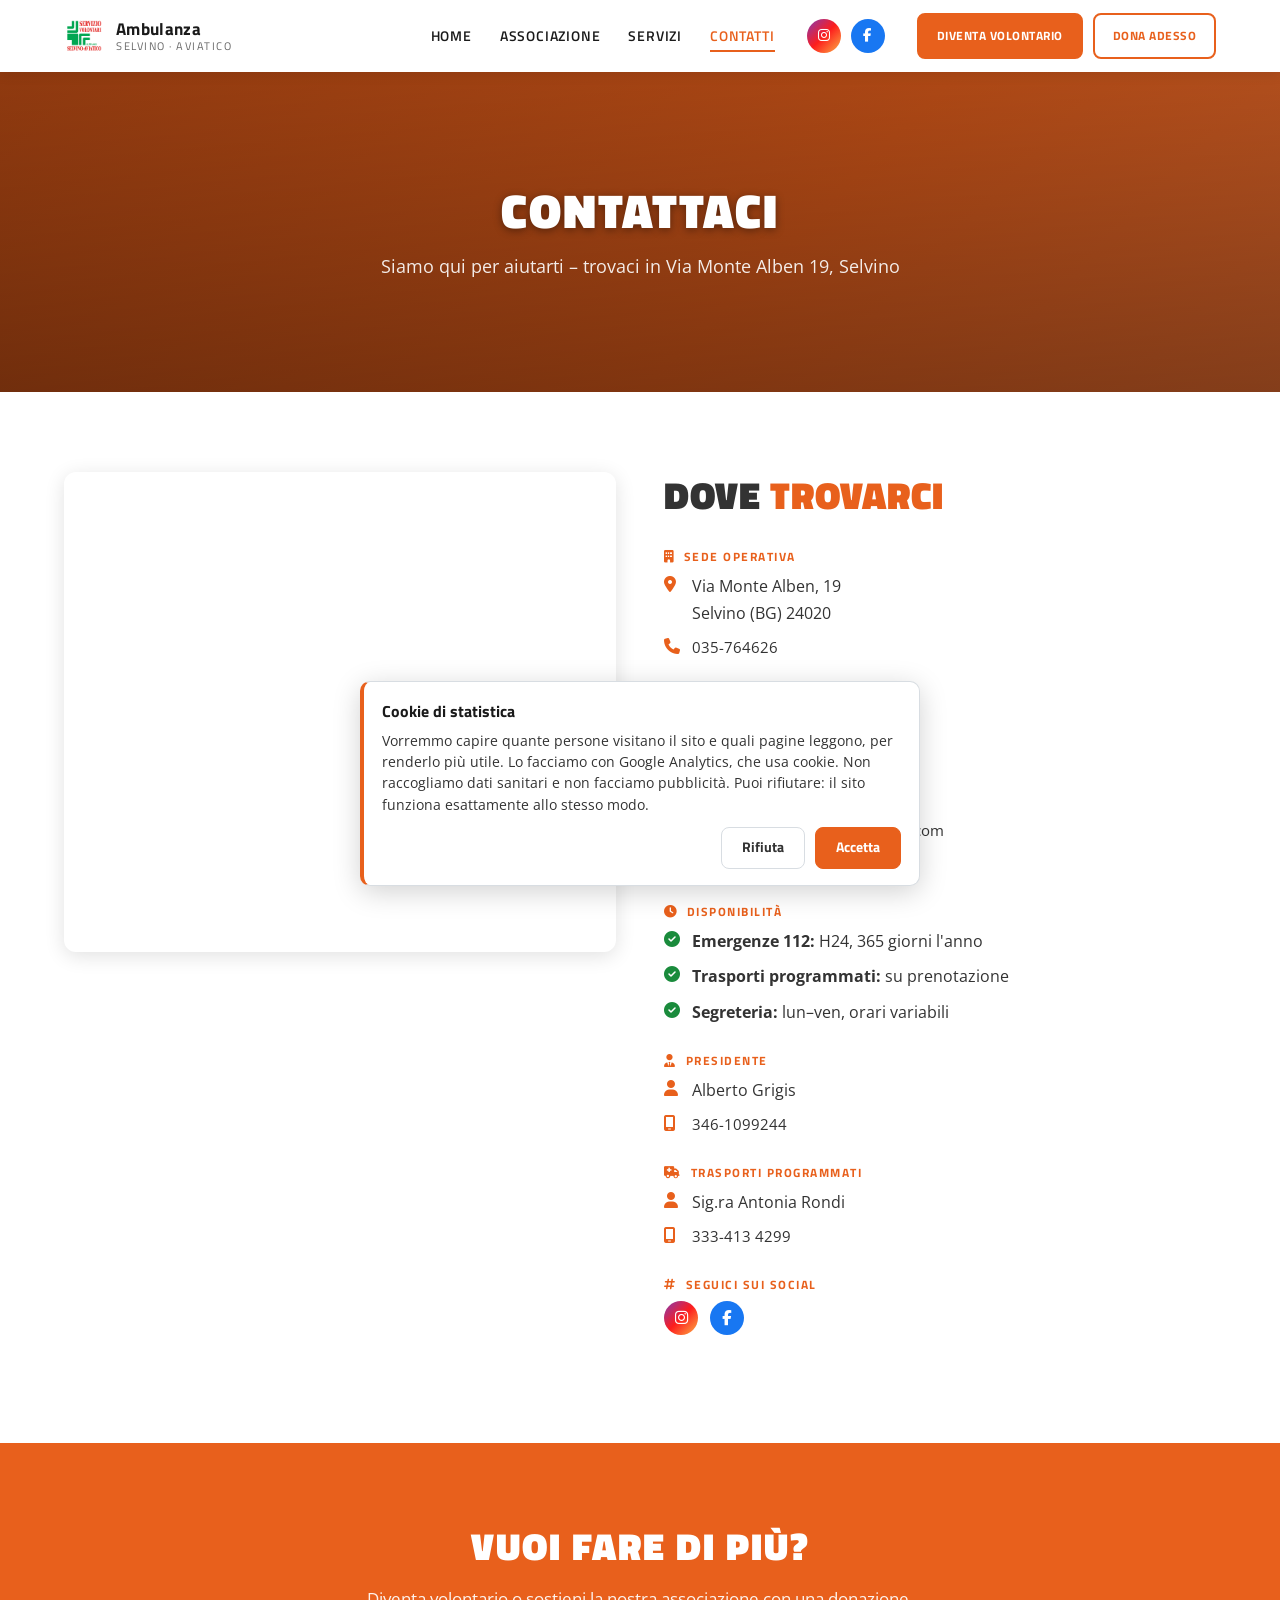
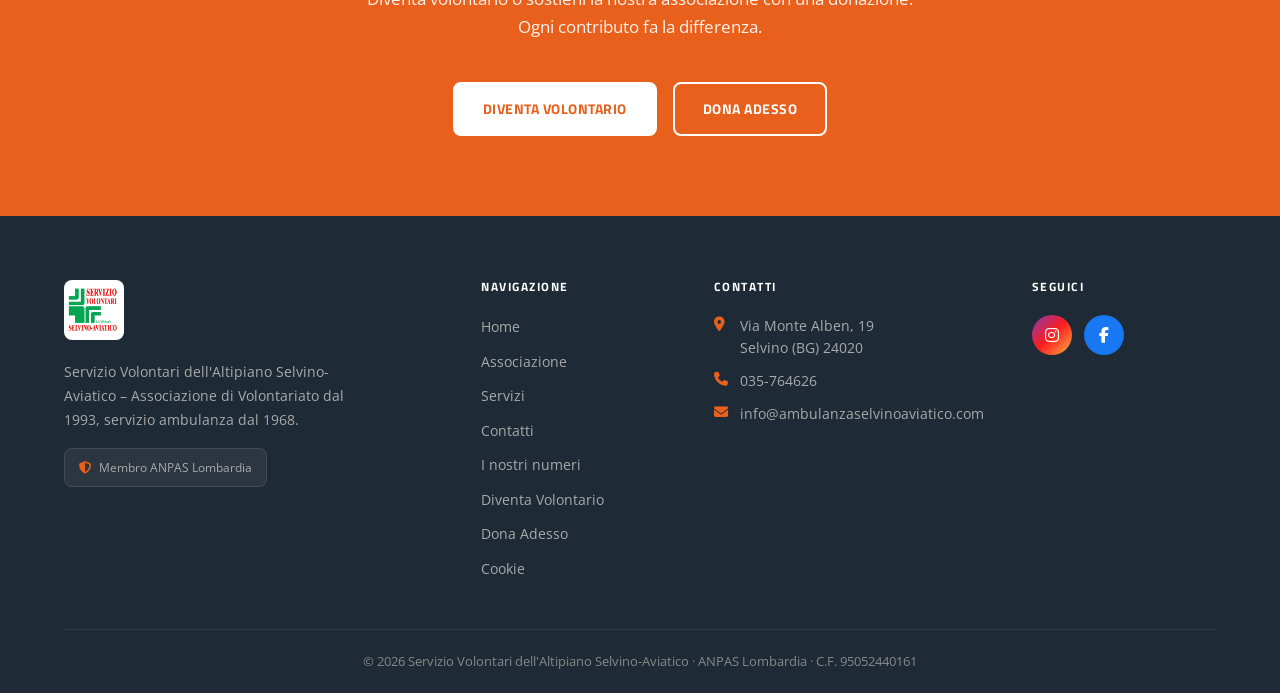
<file: contatti.html>
<!DOCTYPE html>
<html lang="it">
<head>
  <meta charset="UTF-8" />
  <meta name="viewport" content="width=device-width, initial-scale=1.0" />
  <title>Contatti | Ambulanza Selvino-Aviatico – Via Monte Alben 19, Selvino (BG)</title>
  <meta name="description" content="Contatta l'Associazione Ambulanza Selvino-Aviatico. Via Monte Alben 19, Selvino (BG) 24020. Tel. 035-764626 – info@ambulanzaselvinoaviatico.com. Aperta H24." />

  <!-- Canonical & robots -->
  <link rel="canonical" href="https://www.ambulanzaselvinoaviatico.com/contatti.html" />
  <meta name="robots" content="index, follow" />
  <meta name="author" content="Associazione Ambulanza Selvino-Aviatico" />

  <!-- Geo meta -->
  <meta name="geo.region" content="IT-BG" />
  <meta name="geo.placename" content="Selvino, Bergamo, Lombardia" />
  <meta name="geo.position" content="45.775;9.760" />
  <meta name="ICBM" content="45.775, 9.760" />

  <!-- Favicon -->
  <link rel="icon" type="image/png" href="images/logo.png" />
  <link rel="apple-touch-icon" href="images/logo.png" />

  <!-- Open Graph -->
  <meta property="og:title" content="Contatti | Ambulanza Selvino-Aviatico" />
  <meta property="og:description" content="Via Monte Alben 19, Selvino (BG) 24020. Tel. 035-764626 – info@ambulanzaselvinoaviatico.com. Sede operativa aperta H24." />
  <meta property="og:image" content="https://www.ambulanzaselvinoaviatico.com/images/hero-principale.jpg" />
  <meta property="og:url" content="https://www.ambulanzaselvinoaviatico.com/contatti.html" />
  <meta property="og:type" content="website" />
  <meta property="og:locale" content="it_IT" />
  <meta property="og:site_name" content="Ambulanza Selvino-Aviatico" />

  <!-- Twitter Card -->
  <meta name="twitter:card" content="summary_large_image" />
  <meta name="twitter:title" content="Contatti | Ambulanza Selvino-Aviatico" />
  <meta name="twitter:description" content="Via Monte Alben 19, Selvino (BG). Tel. 035-764626." />
  <meta name="twitter:image" content="https://www.ambulanzaselvinoaviatico.com/images/hero-principale.jpg" />

  <!-- JSON-LD LocalBusiness -->
  <script type="application/ld+json">
  {
    "@context": "https://schema.org",
    "@type": "LocalBusiness",
    "@id": "https://www.ambulanzaselvinoaviatico.com/#localbusiness",
    "name": "Associazione Ambulanza Selvino-Aviatico",
    "image": "https://www.ambulanzaselvinoaviatico.com/images/logo.png",
    "url": "https://www.ambulanzaselvinoaviatico.com",
    "telephone": "+39035764626",
    "email": "info@ambulanzaselvinoaviatico.com",
    "address": {
      "@type": "PostalAddress",
      "streetAddress": "Via Monte Alben, 19",
      "addressLocality": "Selvino",
      "postalCode": "24020",
      "addressRegion": "BG",
      "addressCountry": "IT"
    },
    "geo": {
      "@type": "GeoCoordinates",
      "latitude": 45.775,
      "longitude": 9.760
    },
    "openingHours": "Mo-Su 00:00-24:00",
    "description": "Associazione di volontariato per soccorso emergenza-urgenza H24 sull'Altipiano Selvino-Aviatico.",
    "sameAs": [
      "https://www.facebook.com/ambulanzaselvinoaviatico",
      "https://www.instagram.com/ambulanzaselvinoaviatico/"
    ]
  }
  </script>

  <!-- Font Awesome 6 -->
  <link rel="stylesheet" href="https://cdnjs.cloudflare.com/ajax/libs/font-awesome/6.5.0/css/all.min.css" />

  <!-- Stylesheet -->
  <link rel="stylesheet" href="css/style.css" />
</head>
<body>

  <!-- ============================================================
       HEADER
  ============================================================ -->
  <header class="site-header">
    <div class="container">
      <div class="header-inner">

        <a href="/" class="header-logo" aria-label="Torna alla home">
          <img src="images/logo.png" alt="Logo Ambulanza Selvino-Aviatico" />
          <div class="header-logo-text">
            <span class="logo-name">Ambulanza</span>
            <span class="logo-sub">Selvino&nbsp;&middot;&nbsp;Aviatico</span>
          </div>
        </a>

        <nav class="header-nav" aria-label="Navigazione principale">
          <ul class="nav-links">
            <li><a href="/">Home</a></li>
            <li><a href="associazione.html">Associazione</a></li>
            <li><a href="servizi.html">Servizi</a></li>
            <li><a href="contatti.html" class="active">Contatti</a></li>
          </ul>

          <div class="header-social">
            <a href="https://www.instagram.com/ambulanzaselvinoaviatico/" target="_blank" rel="noopener" class="social-icon instagram" aria-label="Instagram">
              <i class="fab fa-instagram"></i>
            </a>
            <a href="https://www.facebook.com/ambulanzaselvinoaviatico" target="_blank" rel="noopener" class="social-icon facebook" aria-label="Facebook">
              <i class="fab fa-facebook-f"></i>
            </a>
          </div>

          <div class="header-cta">
            <a href="volontario.html" class="btn btn-orange">Diventa Volontario</a>
            <a href="volontario.html#dona" class="btn btn-orange-outline">Dona Adesso</a>
          </div>
        </nav>

        <button class="hamburger" id="hamburger" aria-label="Apri menu" aria-expanded="false">
          <span></span>
          <span></span>
          <span></span>
        </button>

      </div>
    </div>

    <!-- Mobile nav -->
    <div class="mobile-nav" id="mobile-nav" aria-hidden="true">
      <ul class="nav-links">
        <li><a href="/">Home</a></li>
        <li><a href="associazione.html">Associazione</a></li>
        <li><a href="servizi.html">Servizi</a></li>
        <li><a href="contatti.html">Contatti</a></li>
      </ul>
      <div class="header-social">
        <a href="https://www.instagram.com/ambulanzaselvinoaviatico/" target="_blank" rel="noopener" class="social-icon instagram" aria-label="Instagram">
          <i class="fab fa-instagram"></i>
        </a>
        <a href="https://www.facebook.com/ambulanzaselvinoaviatico" target="_blank" rel="noopener" class="social-icon facebook" aria-label="Facebook">
          <i class="fab fa-facebook-f"></i>
        </a>
      </div>
      <div class="header-cta">
        <a href="volontario.html" class="btn btn-orange">Diventa Volontario</a>
        <a href="volontario.html#dona" class="btn btn-orange-outline">Dona Adesso</a>
      </div>
    </div>
  </header>

  <!-- ============================================================
       PAGE HERO (gradient)
  ============================================================ -->
  <section class="page-hero hero-gradient" aria-label="Intestazione pagina Contatti">
    <div class="page-hero-content">
      <h1>Contattaci</h1>
      <p>Siamo qui per aiutarti – trovaci in Via Monte Alben 19, Selvino</p>
    </div>
  </section>

  <!-- ============================================================
       CONTACT SECTION
  ============================================================ -->
  <section class="contact-section section-padding" aria-labelledby="contatti-title">
    <div class="container">
      <div class="contact-grid">

        <!-- Mappa -->
        <div class="map-container">
          <iframe
            src="https://maps.google.com/maps?q=Via+Monte+Alben+19+Selvino+BG&output=embed&z=15"
            title="Mappa sede Ambulanza Selvino-Aviatico"
            allowfullscreen
            loading="lazy"
            referrerpolicy="no-referrer-when-downgrade">
          </iframe>
        </div>

        <!-- Info contatti -->
        <div class="contact-info">
          <h2 class="section-title" id="contatti-title">Dove <span class="text-orange">Trovarci</span></h2>

          <div class="contact-block">
            <h4><i class="fas fa-building"></i>&nbsp; Sede Operativa</h4>
            <div class="contact-row">
              <i class="fas fa-location-dot"></i>
              <span>Via Monte Alben, 19<br>Selvino (BG) 24020</span>
            </div>
            <div class="contact-row">
              <i class="fas fa-phone"></i>
              <a href="tel:035764626">035-764626</a>
            </div>
          </div>

          <div class="contact-block">
            <h4><i class="fas fa-landmark"></i>&nbsp; Sede Legale</h4>
            <div class="contact-row">
              <i class="fas fa-location-dot"></i>
              <span>Via SS. Patroni, 8<br>Selvino (BG) 24020</span>
            </div>
          </div>

          <div class="contact-block">
            <h4><i class="fas fa-envelope"></i>&nbsp; Email</h4>
            <div class="contact-row">
              <i class="fas fa-at"></i>
              <a href="mailto:info@ambulanzaselvinoaviatico.com">info@ambulanzaselvinoaviatico.com</a>
            </div>
            <div class="contact-row">
              <i class="fas fa-shield-halved"></i>
              <a href="mailto:ambulanzaselvino@pec.it">ambulanzaselvino@pec.it</a>
            </div>
          </div>

          <div class="contact-block">
            <h4><i class="fas fa-clock"></i>&nbsp; Disponibilità</h4>
            <div class="contact-row">
              <i class="fas fa-circle-check" style="color: var(--green);"></i>
              <span><strong>Emergenze 112:</strong> H24, 365 giorni l'anno</span>
            </div>
            <div class="contact-row">
              <i class="fas fa-circle-check" style="color: var(--green);"></i>
              <span><strong>Trasporti programmati:</strong> su prenotazione</span>
            </div>
            <div class="contact-row">
              <i class="fas fa-circle-check" style="color: var(--green);"></i>
              <span><strong>Segreteria:</strong> lun–ven, orari variabili</span>
            </div>
          </div>

          <div class="contact-block">
            <h4><i class="fas fa-user-tie"></i>&nbsp; Presidente</h4>
            <div class="contact-row">
              <i class="fas fa-user"></i>
              <span>Alberto Grigis</span>
            </div>
            <div class="contact-row">
              <i class="fas fa-mobile-screen"></i>
              <a href="tel:3461099244">346-1099244</a>
            </div>
          </div>

          <div class="contact-block">
            <h4><i class="fas fa-ambulance"></i>&nbsp; Trasporti Programmati</h4>
            <div class="contact-row">
              <i class="fas fa-user"></i>
              <span>Sig.ra Antonia Rondi</span>
            </div>
            <div class="contact-row">
              <i class="fas fa-mobile-screen"></i>
              <a href="tel:3334134299">333-413 4299</a>
            </div>
          </div>

          <div class="contact-block">
            <h4><i class="fas fa-hashtag"></i>&nbsp; Seguici sui Social</h4>
            <div style="display: flex; gap: 12px; margin-top: 8px;">
              <a href="https://www.instagram.com/ambulanzaselvinoaviatico/" target="_blank" rel="noopener" class="social-icon instagram" aria-label="Instagram Ambulanza Selvino-Aviatico">
                <i class="fab fa-instagram"></i>
              </a>
              <a href="https://www.facebook.com/ambulanzaselvinoaviatico" target="_blank" rel="noopener" class="social-icon facebook" aria-label="Facebook Ambulanza Selvino-Aviatico">
                <i class="fab fa-facebook-f"></i>
              </a>
            </div>
          </div>

        </div>
      </div>
    </div>
  </section>

  <!-- ============================================================
       CTA DONA / VOLONTARIO
  ============================================================ -->
  <section class="join-banner" aria-labelledby="cta-contatti-title">
    <div class="container">
      <h2 id="cta-contatti-title">Vuoi Fare di Più?</h2>
      <p>Diventa volontario o sostieni la nostra associazione con una donazione. Ogni contributo fa la differenza.</p>
      <div class="join-buttons">
        <a href="volontario.html" class="btn btn-white">Diventa Volontario</a>
        <a href="volontario.html#dona" class="btn btn-white-outline">Dona Adesso</a>
      </div>
    </div>
  </section>

  <!-- ============================================================
       FOOTER
  ============================================================ -->
  <footer class="site-footer" aria-label="Piè di pagina">
    <div class="container">
      <div class="footer-grid">

        <div class="footer-brand">
          <img src="images/logo.png" alt="Logo Ambulanza Selvino-Aviatico" class="footer-logo" />
          <p>Servizio Volontari dell'Altipiano Selvino-Aviatico – Associazione di Volontariato dal 1993, servizio ambulanza dal 1968.</p>
          <div class="footer-anpas-badge">
            <i class="fas fa-shield-halved"></i>
            <span>Membro ANPAS Lombardia</span>
          </div>
        </div>

        <div class="footer-col">
          <h4>Navigazione</h4>
          <nav class="footer-nav" aria-label="Navigazione footer">
            <a href="/">Home</a>
            <a href="associazione.html">Associazione</a>
            <a href="servizi.html">Servizi</a>
            <a href="contatti.html">Contatti</a>
            <a href="numeri.html">I nostri numeri</a>
            <a href="volontario.html">Diventa Volontario</a>
            <a href="volontario.html#dona">Dona Adesso</a>
            <a href="#cookie">Cookie</a>
          </nav>
        </div>

        <div class="footer-col">
          <h4>Contatti</h4>
          <ul class="footer-contact-list">
            <li>
              <i class="fas fa-location-dot"></i>
              <span>Via Monte Alben, 19<br>Selvino (BG) 24020</span>
            </li>
            <li>
              <i class="fas fa-phone"></i>
              <a href="tel:035764626">035-764626</a>
            </li>
            <li>
              <i class="fas fa-envelope"></i>
              <a href="mailto:info@ambulanzaselvinoaviatico.com">info@ambulanzaselvinoaviatico.com</a>
            </li>
          </ul>
        </div>

        <div class="footer-col">
          <h4>Seguici</h4>
          <div class="footer-social">
            <a href="https://www.instagram.com/ambulanzaselvinoaviatico/" target="_blank" rel="noopener" class="social-icon instagram" aria-label="Instagram">
              <i class="fab fa-instagram"></i>
            </a>
            <a href="https://www.facebook.com/ambulanzaselvinoaviatico" target="_blank" rel="noopener" class="social-icon facebook" aria-label="Facebook">
              <i class="fab fa-facebook-f"></i>
            </a>
          </div>
        </div>

      </div>
    </div>
    <div class="footer-bottom">
      <div class="container">
        <span>&copy; 2026 Servizio Volontari dell'Altipiano Selvino-Aviatico &middot; ANPAS Lombardia &middot; C.F. 95052440161</span>
      </div>
    </div>
  </footer>

  <script src="js/main.js"></script>
  <script src="js/analytics.js" defer></script>
</body>
</html>
</file>
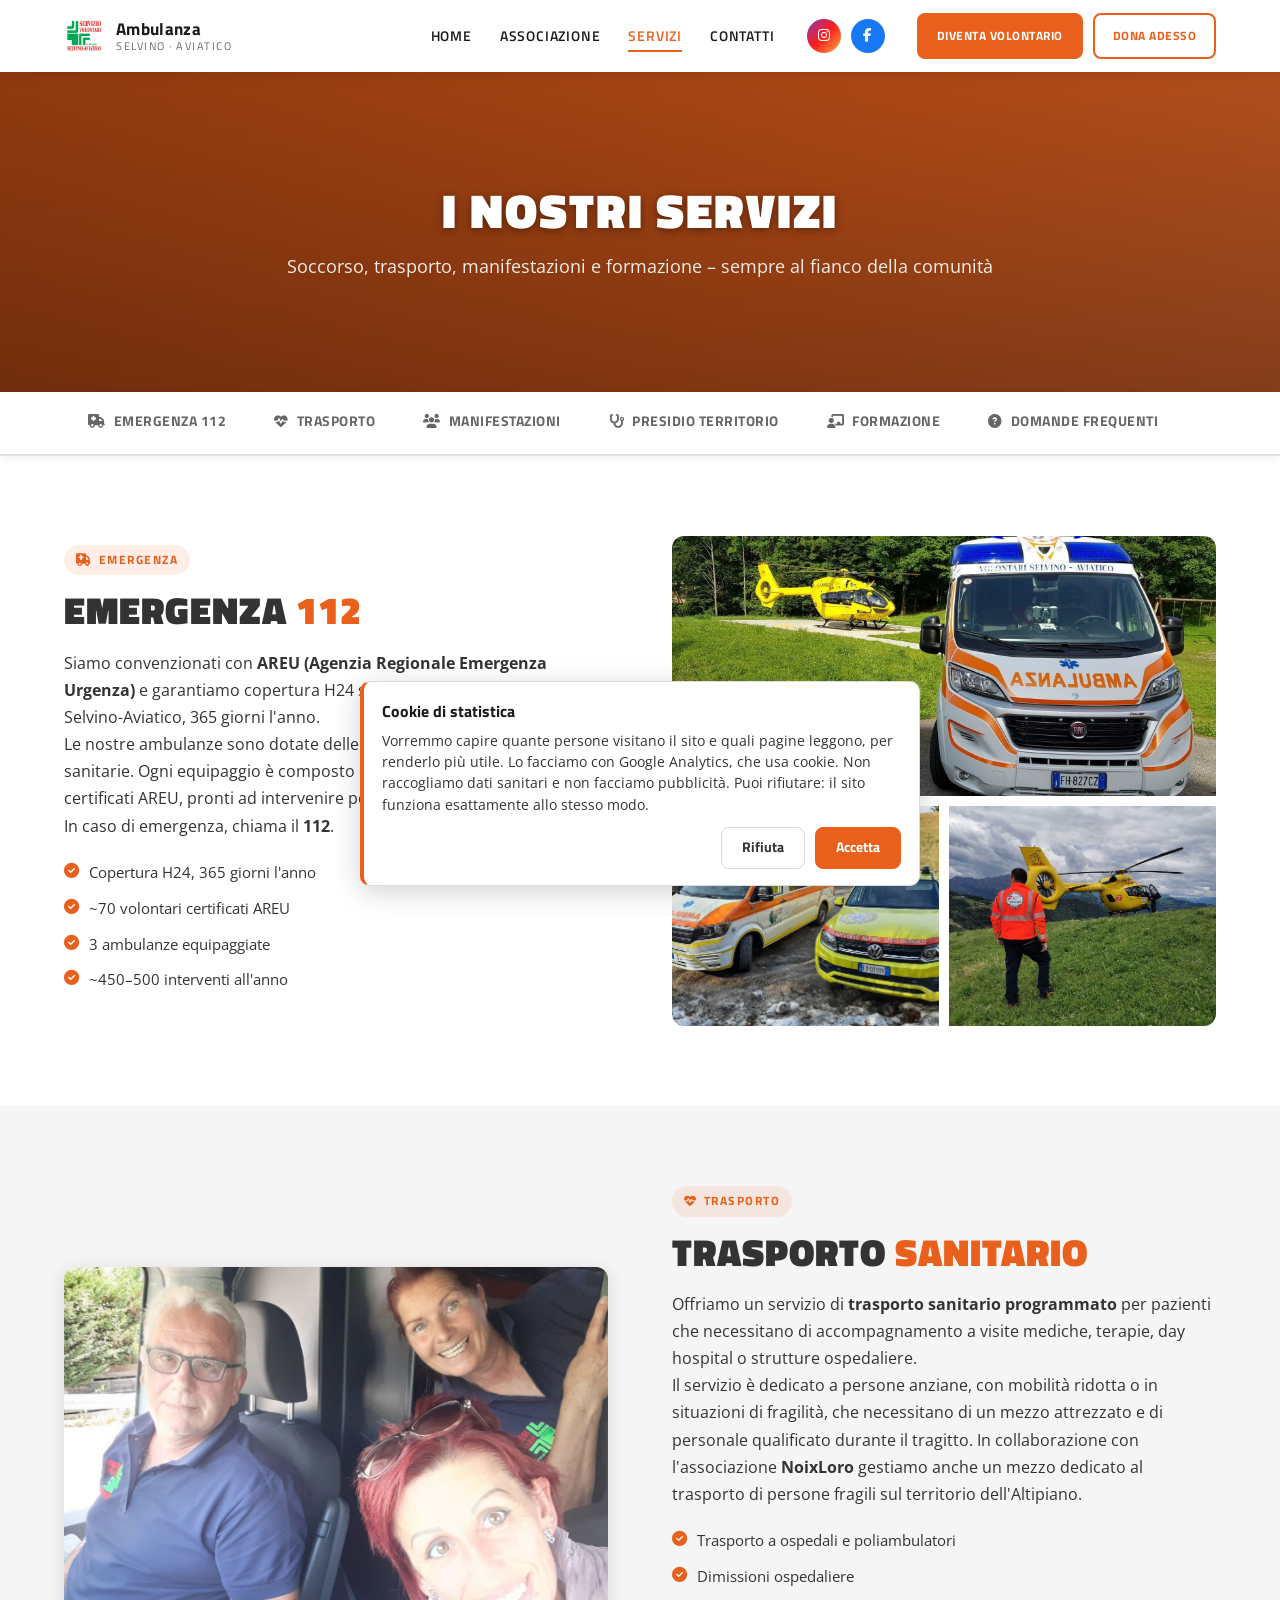
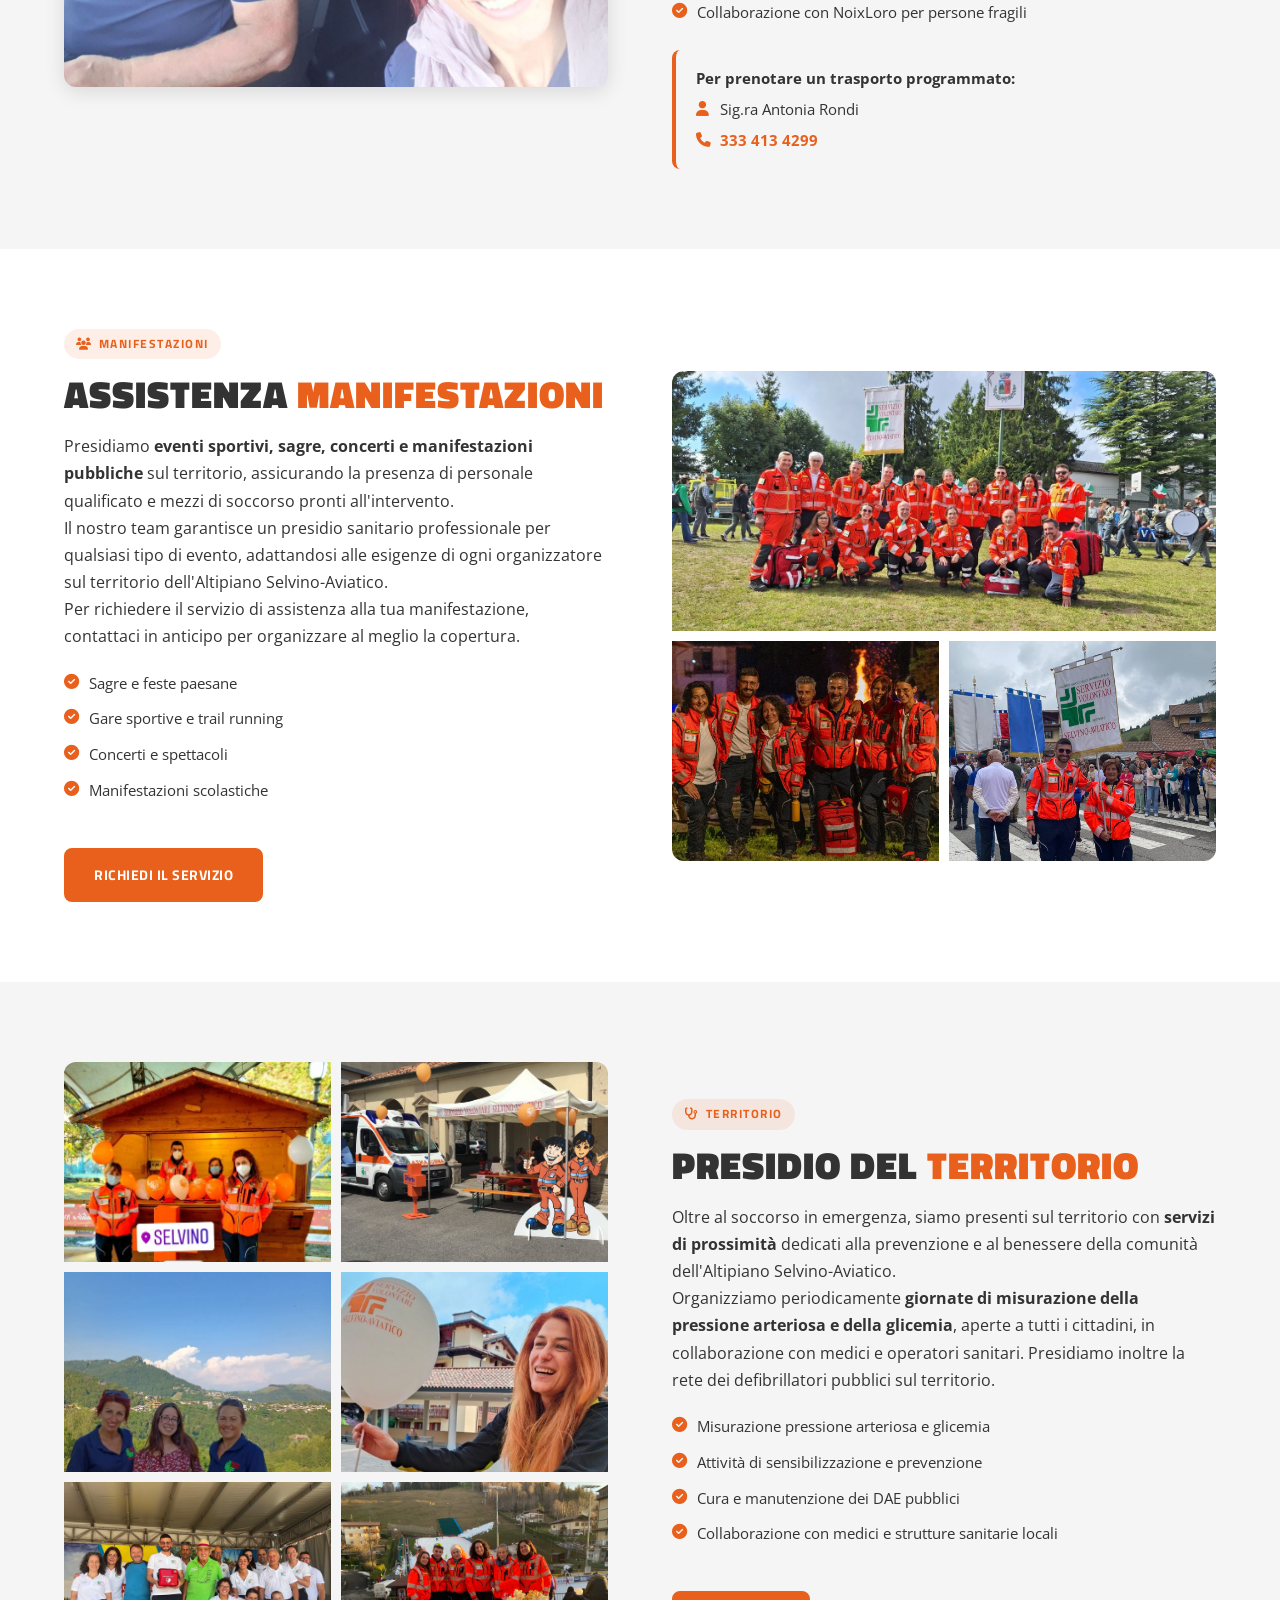
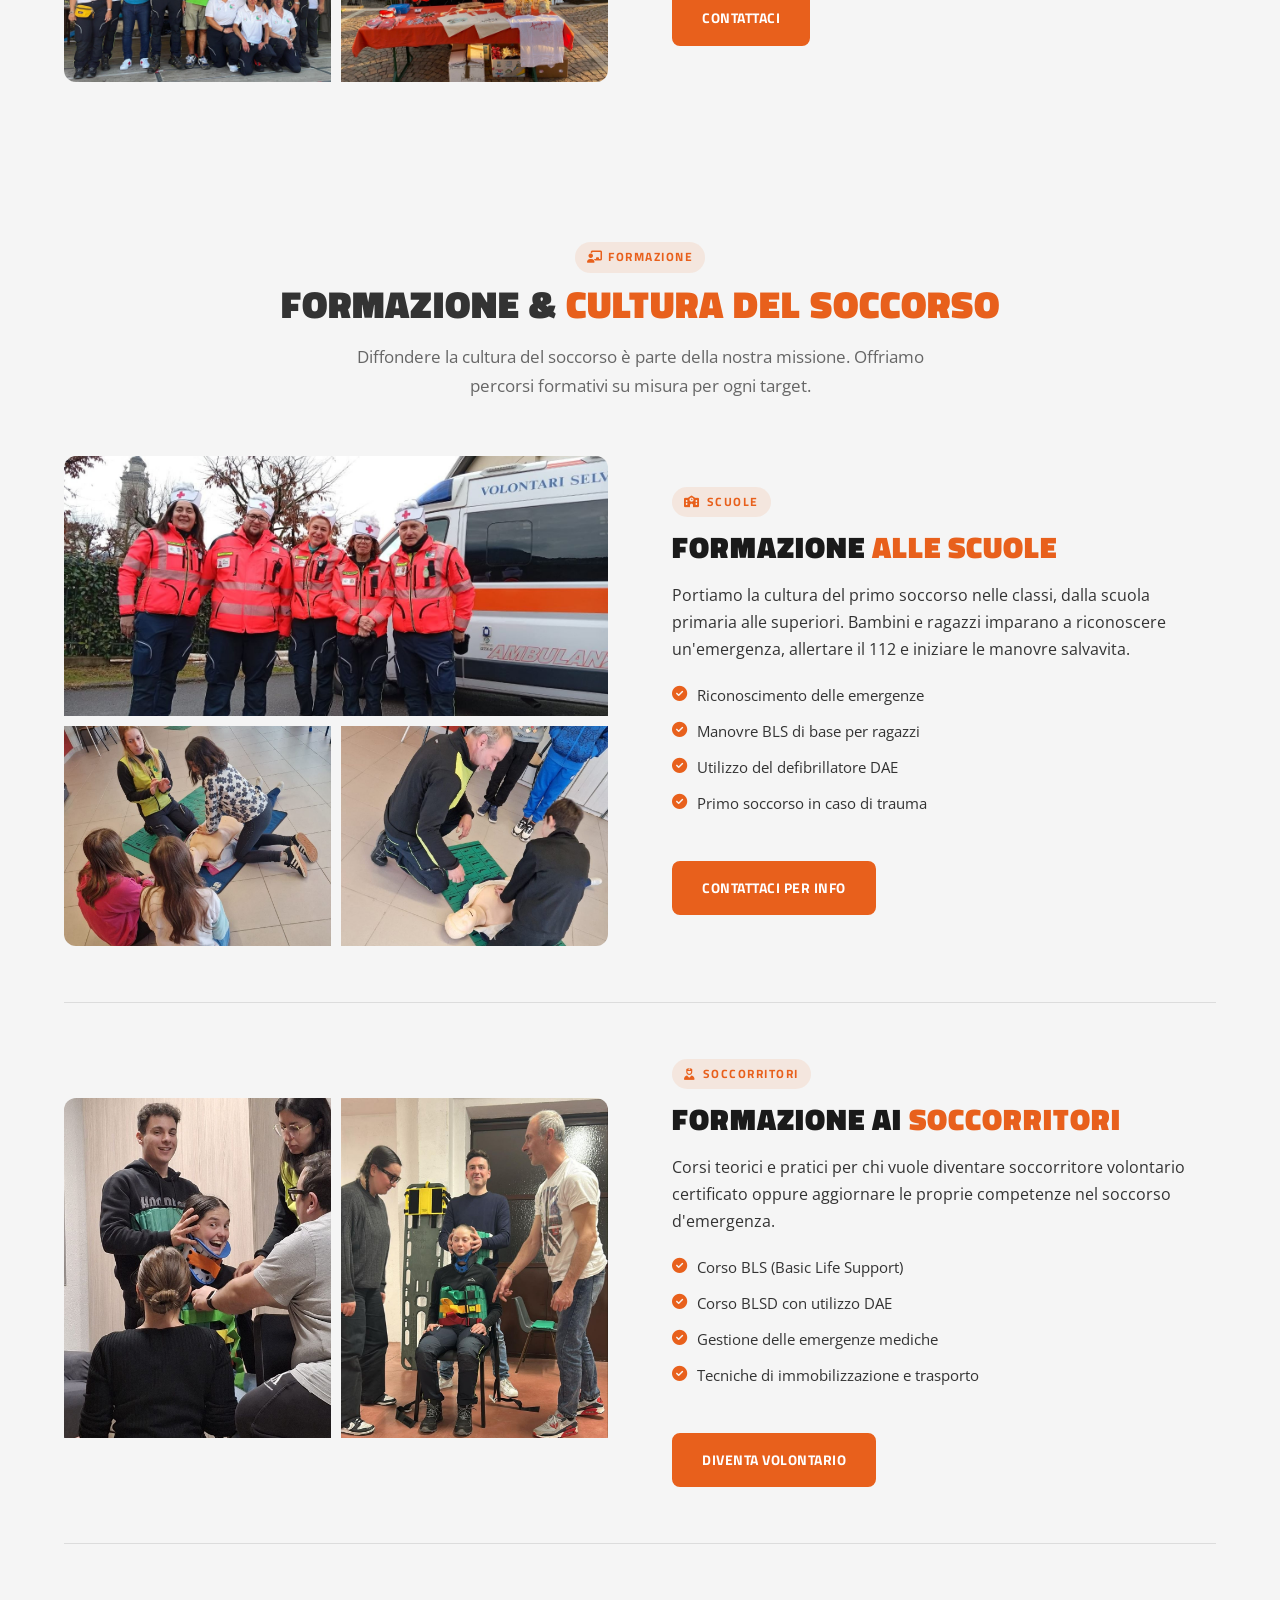
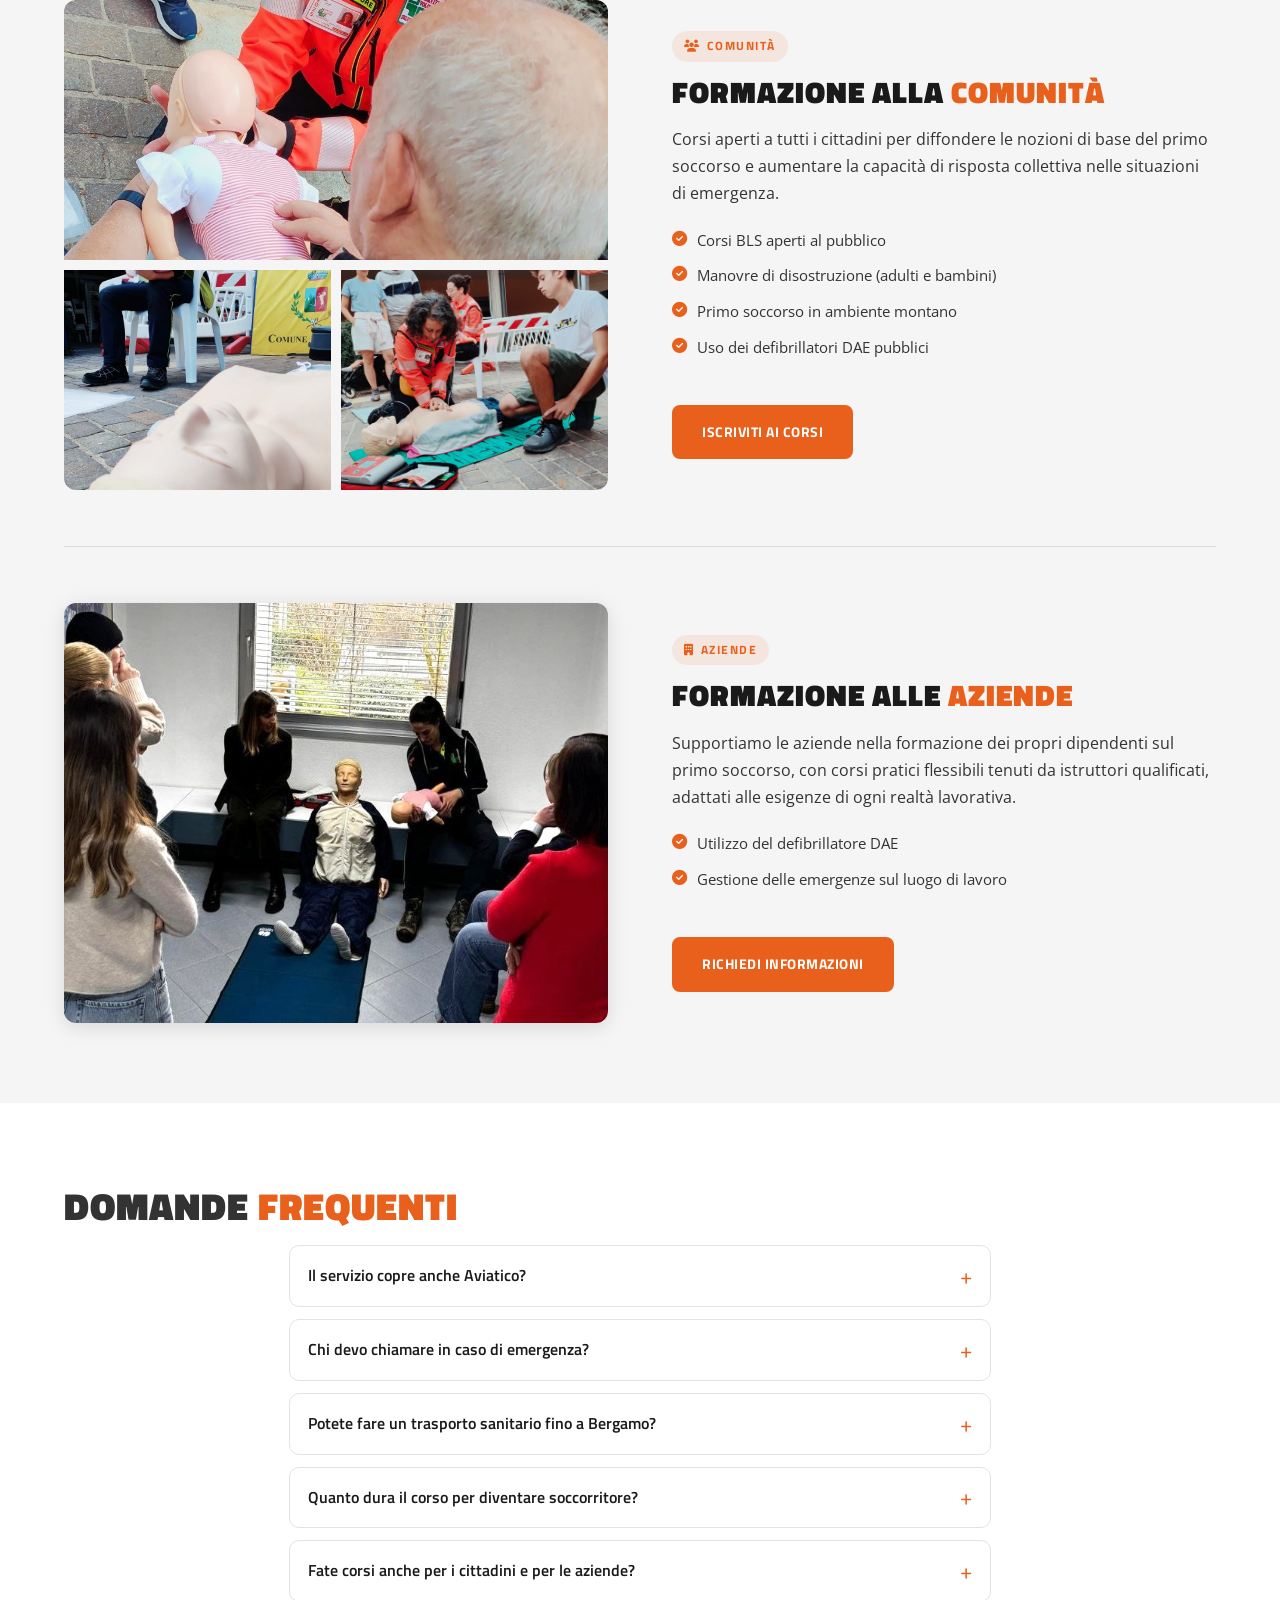
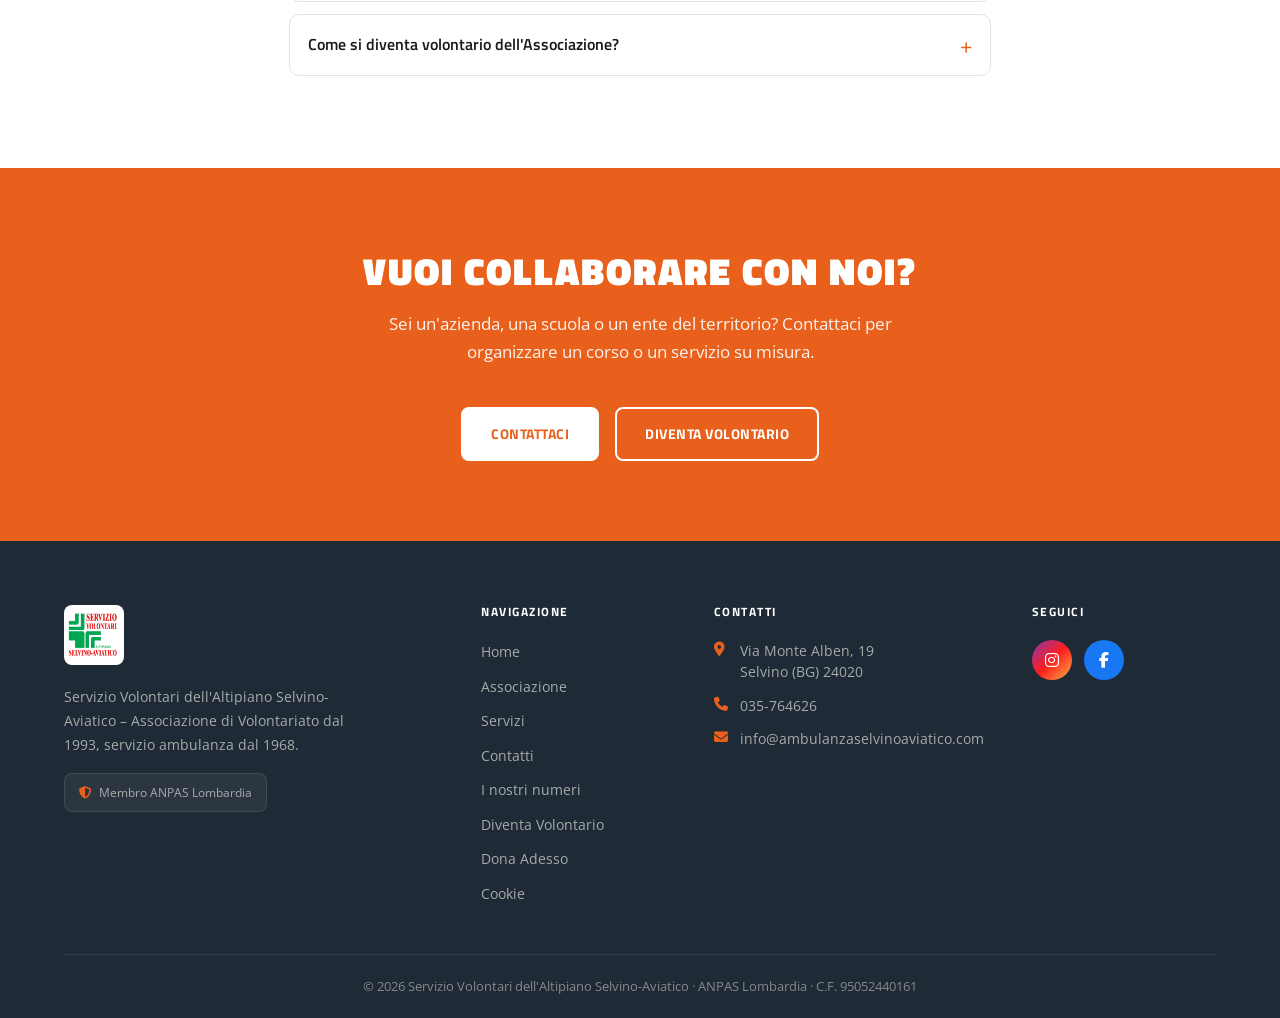
<file: cosa-facciamo.html>
<!DOCTYPE html>
<html lang="it">
<head>
<meta charset="utf-8">
<!-- Indirizzo del vecchio sito Wix, rimasto nell'indice di Google. GitHub Pages
     non fa redirect lato server: un meta refresh a zero secondi e' quello che
     Google tratta come redirect permanente, e il canonical lo rinforza.
     Niente noindex: insieme al canonical darebbe a Google due segnali opposti.
     Non va in sitemap.xml e non carica analytics. -->
<title>Pagina spostata - Ambulanza Selvino-Aviatico</title>
<link rel="canonical" href="https://www.ambulanzaselvinoaviatico.com/servizi.html">
<meta http-equiv="refresh" content="0; url=/servizi.html">
<script>location.replace('/servizi.html');</script>
</head>
<body>
<p>Questa pagina si &egrave; spostata: <a href="/servizi.html">vai a I nostri servizi</a>.</p>
</body>
</html>
</file>
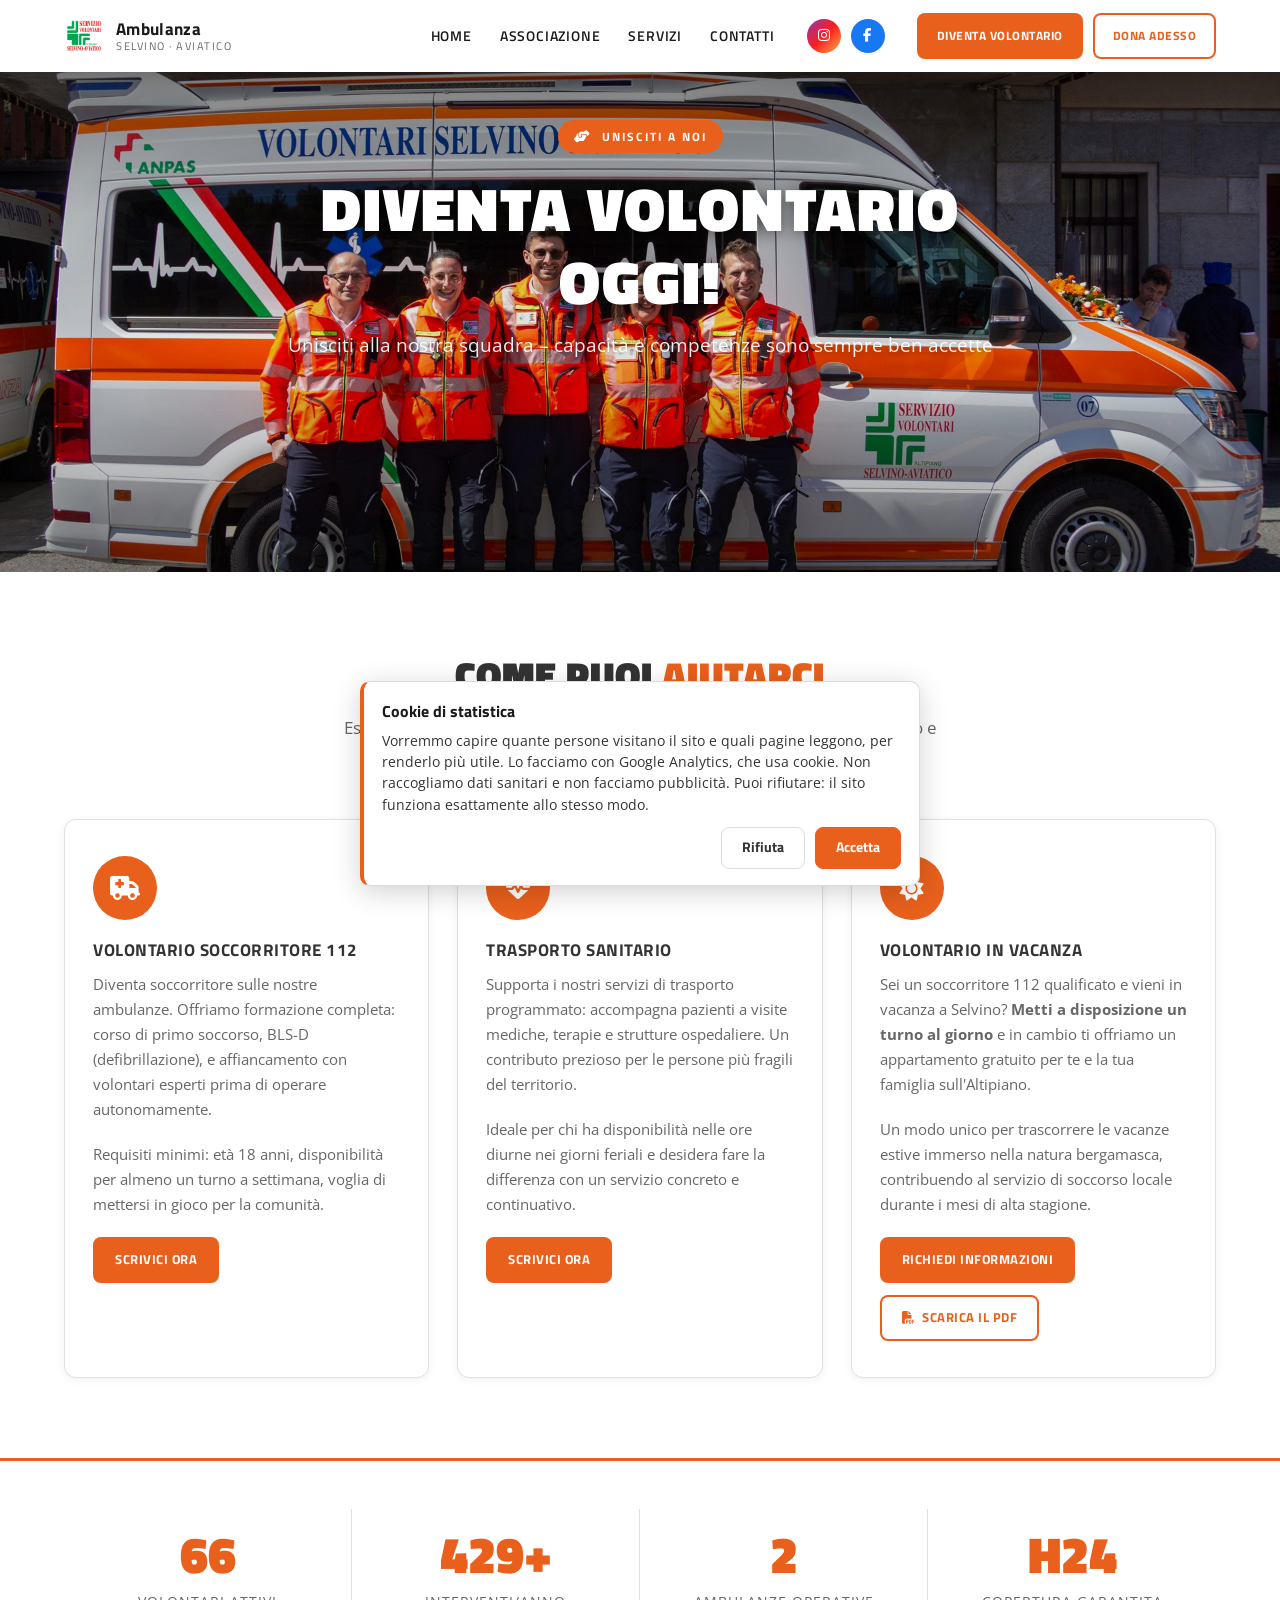
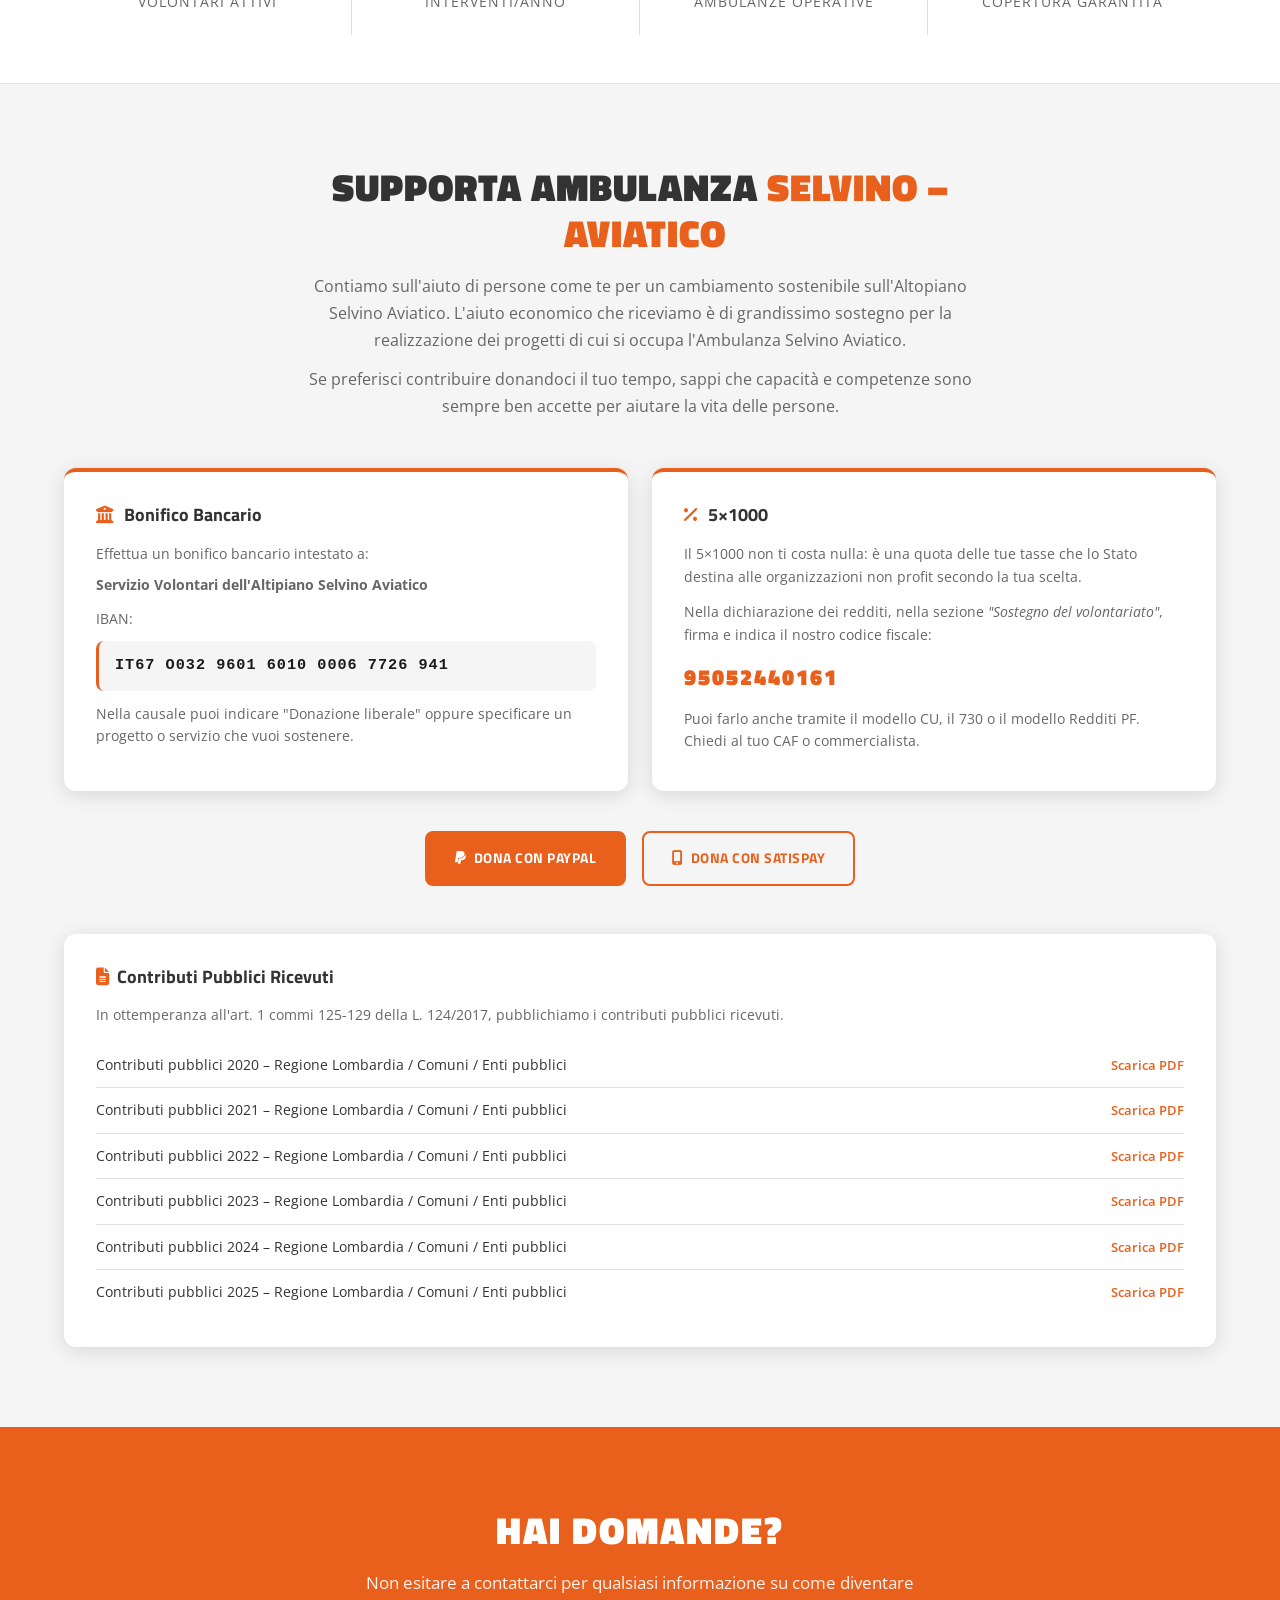
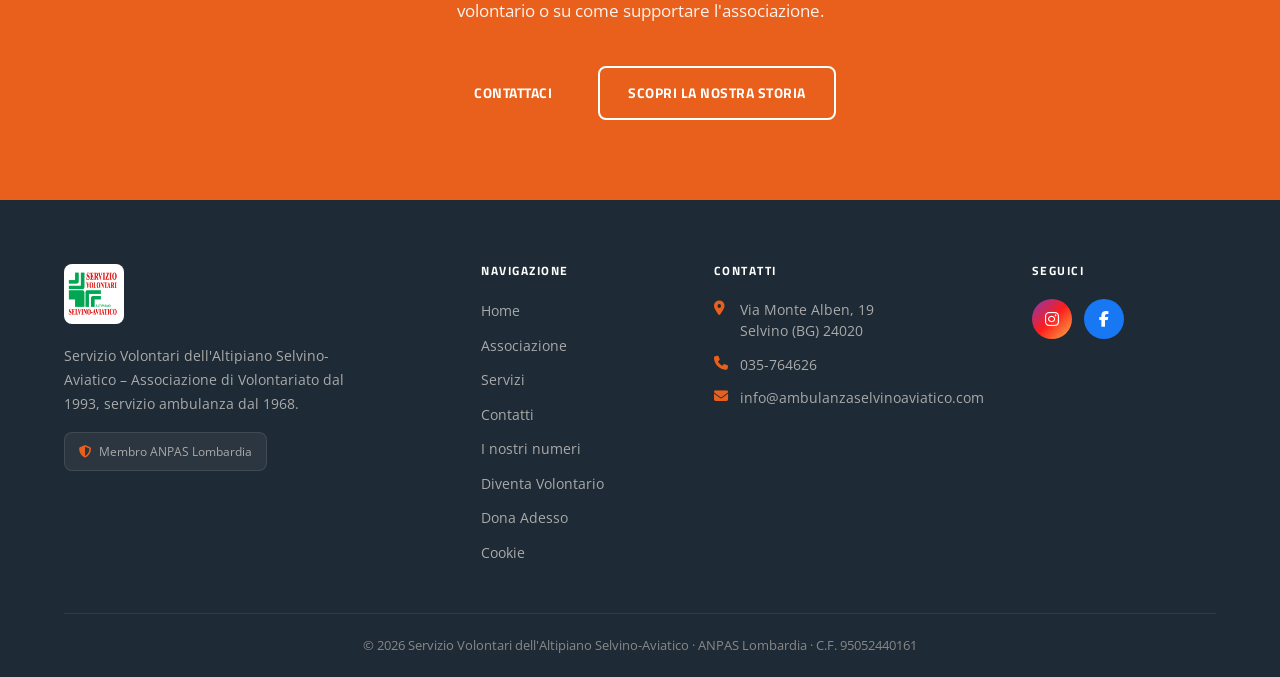
<file: diventa-volontario.html>
<!DOCTYPE html>
<html lang="it">
<head>
<meta charset="utf-8">
<!-- Indirizzo del vecchio sito Wix, rimasto nell'indice di Google. GitHub Pages
     non fa redirect lato server: un meta refresh a zero secondi e' quello che
     Google tratta come redirect permanente, e il canonical lo rinforza.
     Niente noindex: insieme al canonical darebbe a Google due segnali opposti.
     Non va in sitemap.xml e non carica analytics. -->
<title>Pagina spostata - Ambulanza Selvino-Aviatico</title>
<link rel="canonical" href="https://www.ambulanzaselvinoaviatico.com/volontario.html">
<meta http-equiv="refresh" content="0; url=/volontario.html">
<script>location.replace('/volontario.html');</script>
</head>
<body>
<p>Questa pagina si &egrave; spostata: <a href="/volontario.html">vai a Diventa volontario</a>.</p>
</body>
</html>
</file>
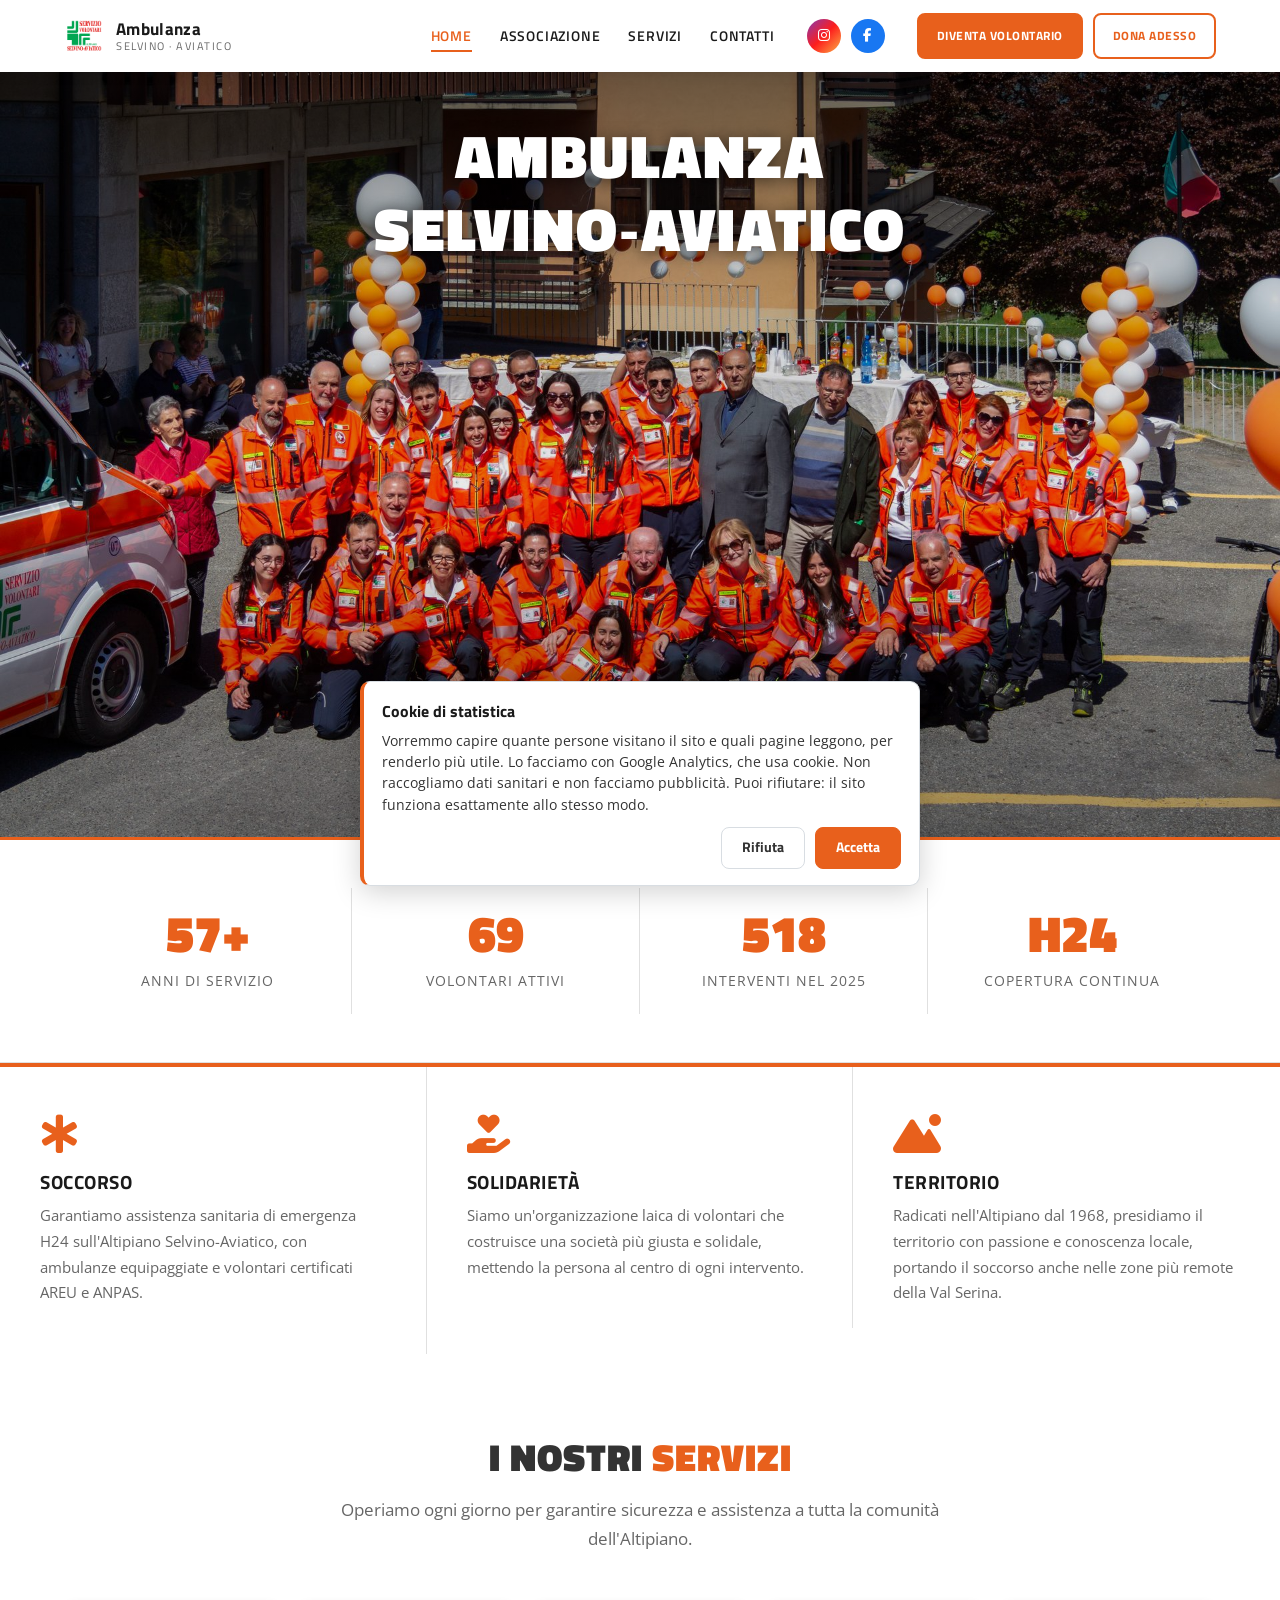
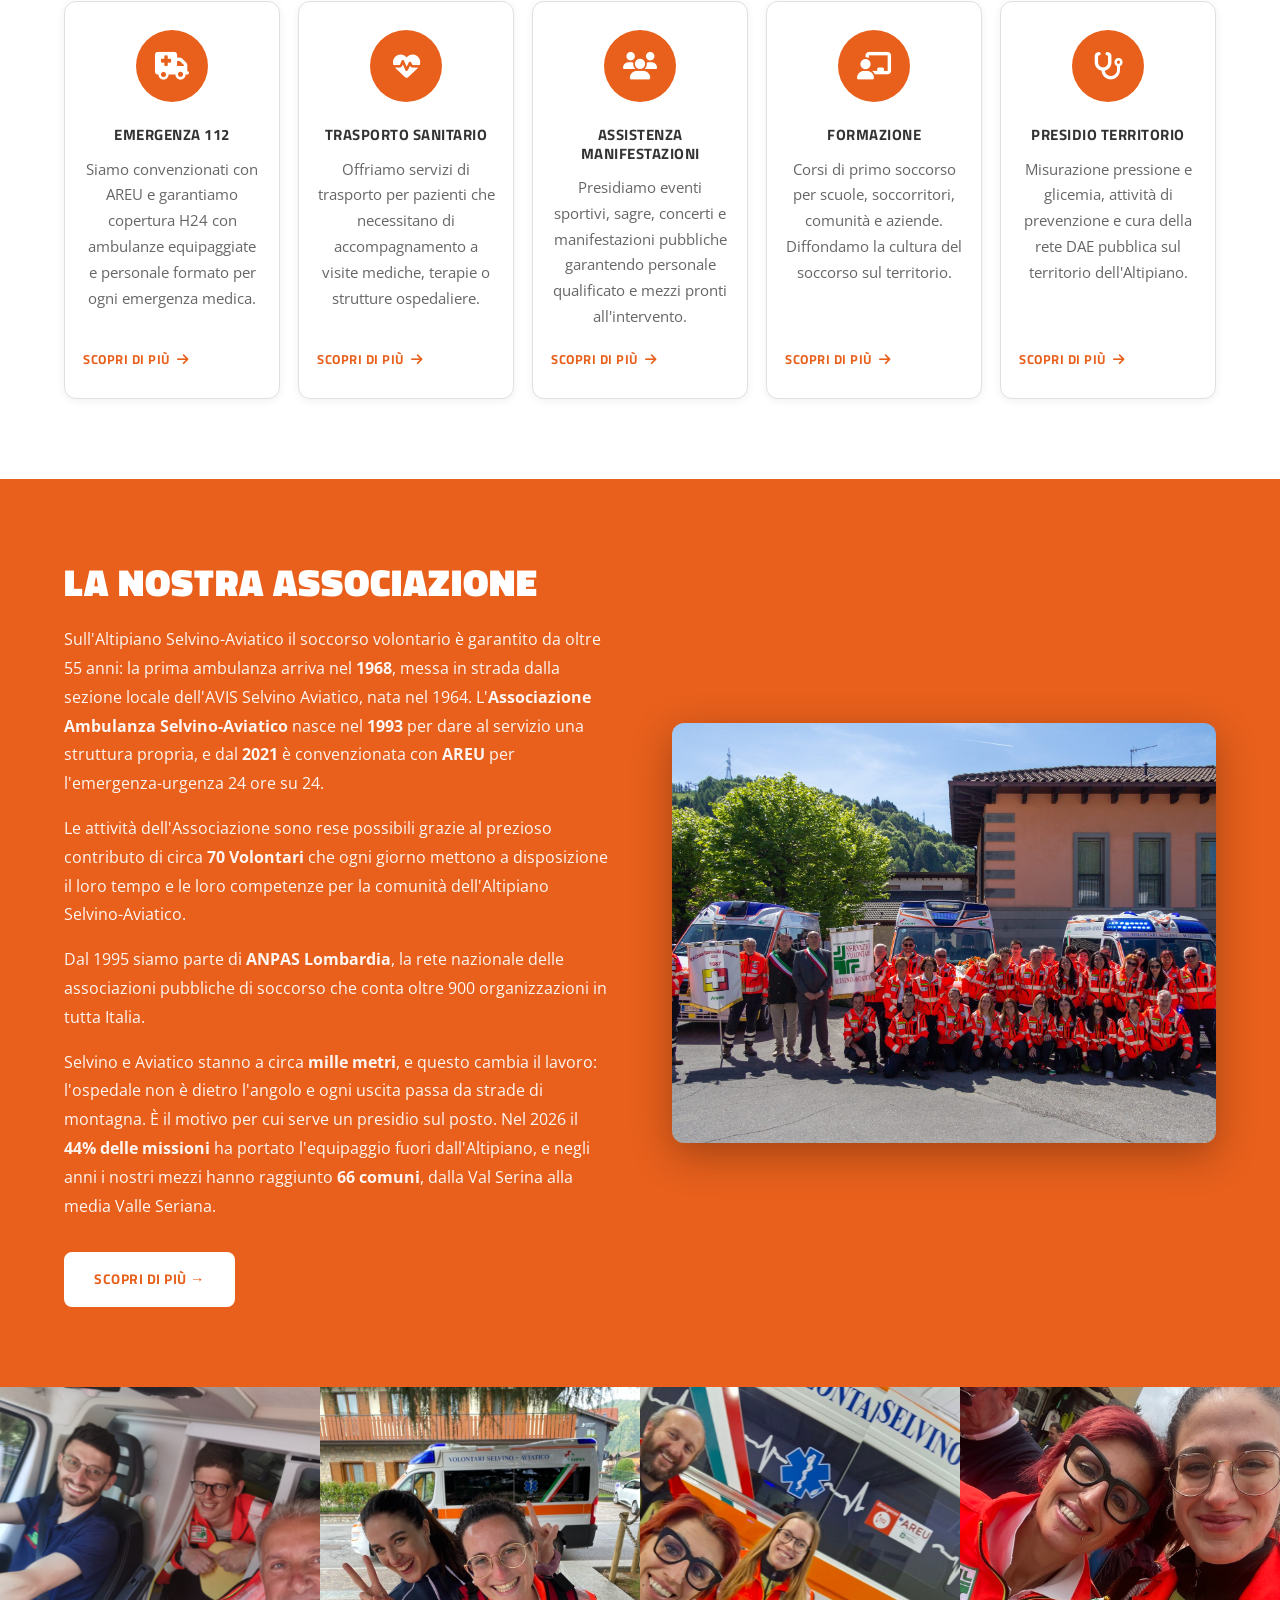
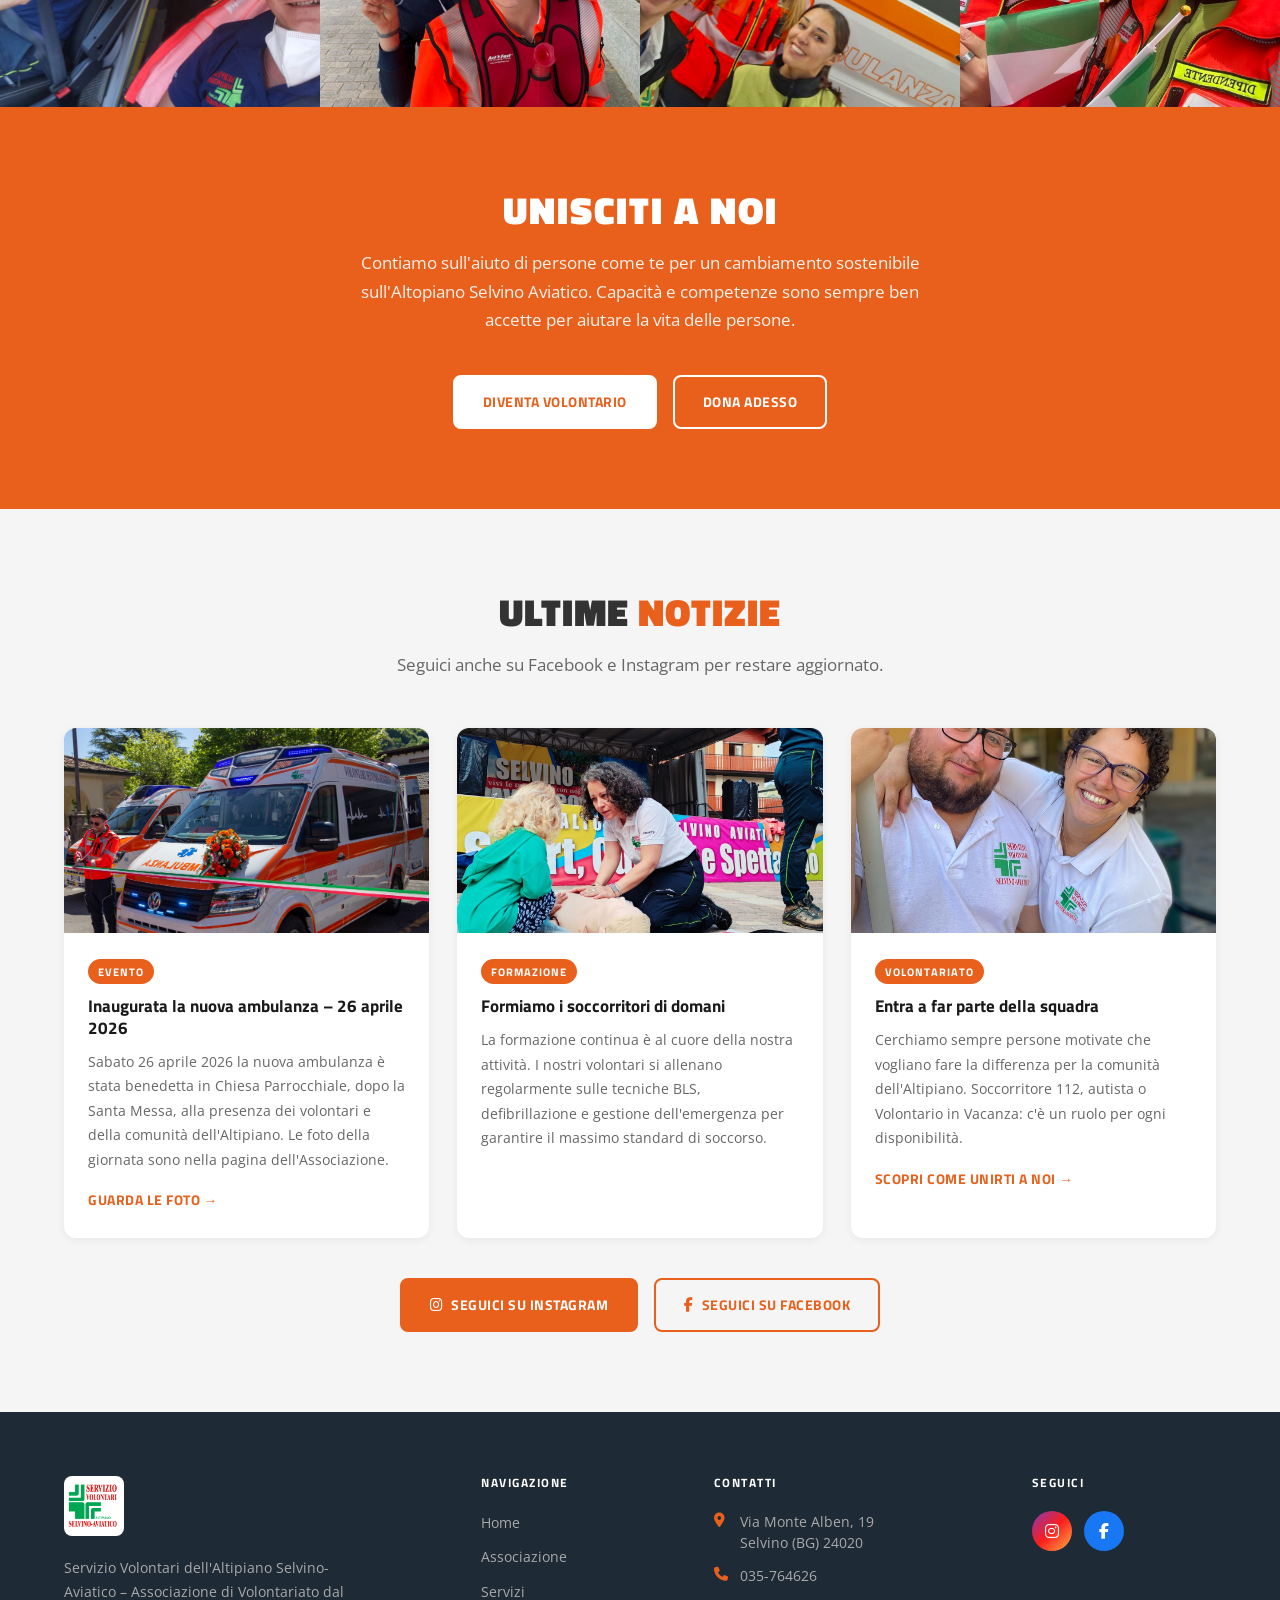
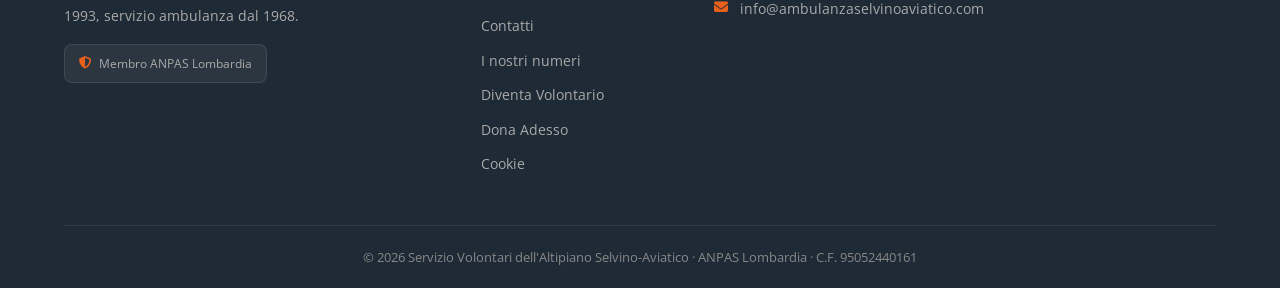
<file: news.html>
<!DOCTYPE html>
<html lang="it">
<head>
<meta charset="utf-8">
<!-- Indirizzo del vecchio sito Wix, rimasto nell'indice di Google. GitHub Pages
     non fa redirect lato server: un meta refresh a zero secondi e' quello che
     Google tratta come redirect permanente, e il canonical lo rinforza.
     Niente noindex: insieme al canonical darebbe a Google due segnali opposti.
     Non va in sitemap.xml e non carica analytics. -->
<title>Pagina spostata - Ambulanza Selvino-Aviatico</title>
<link rel="canonical" href="https://www.ambulanzaselvinoaviatico.com/">
<meta http-equiv="refresh" content="0; url=/">
<script>location.replace('/');</script>
</head>
<body>
<p>Questa pagina si &egrave; spostata: <a href="/">vai a la home page, con le ultime notizie</a>.</p>
</body>
</html>
</file>
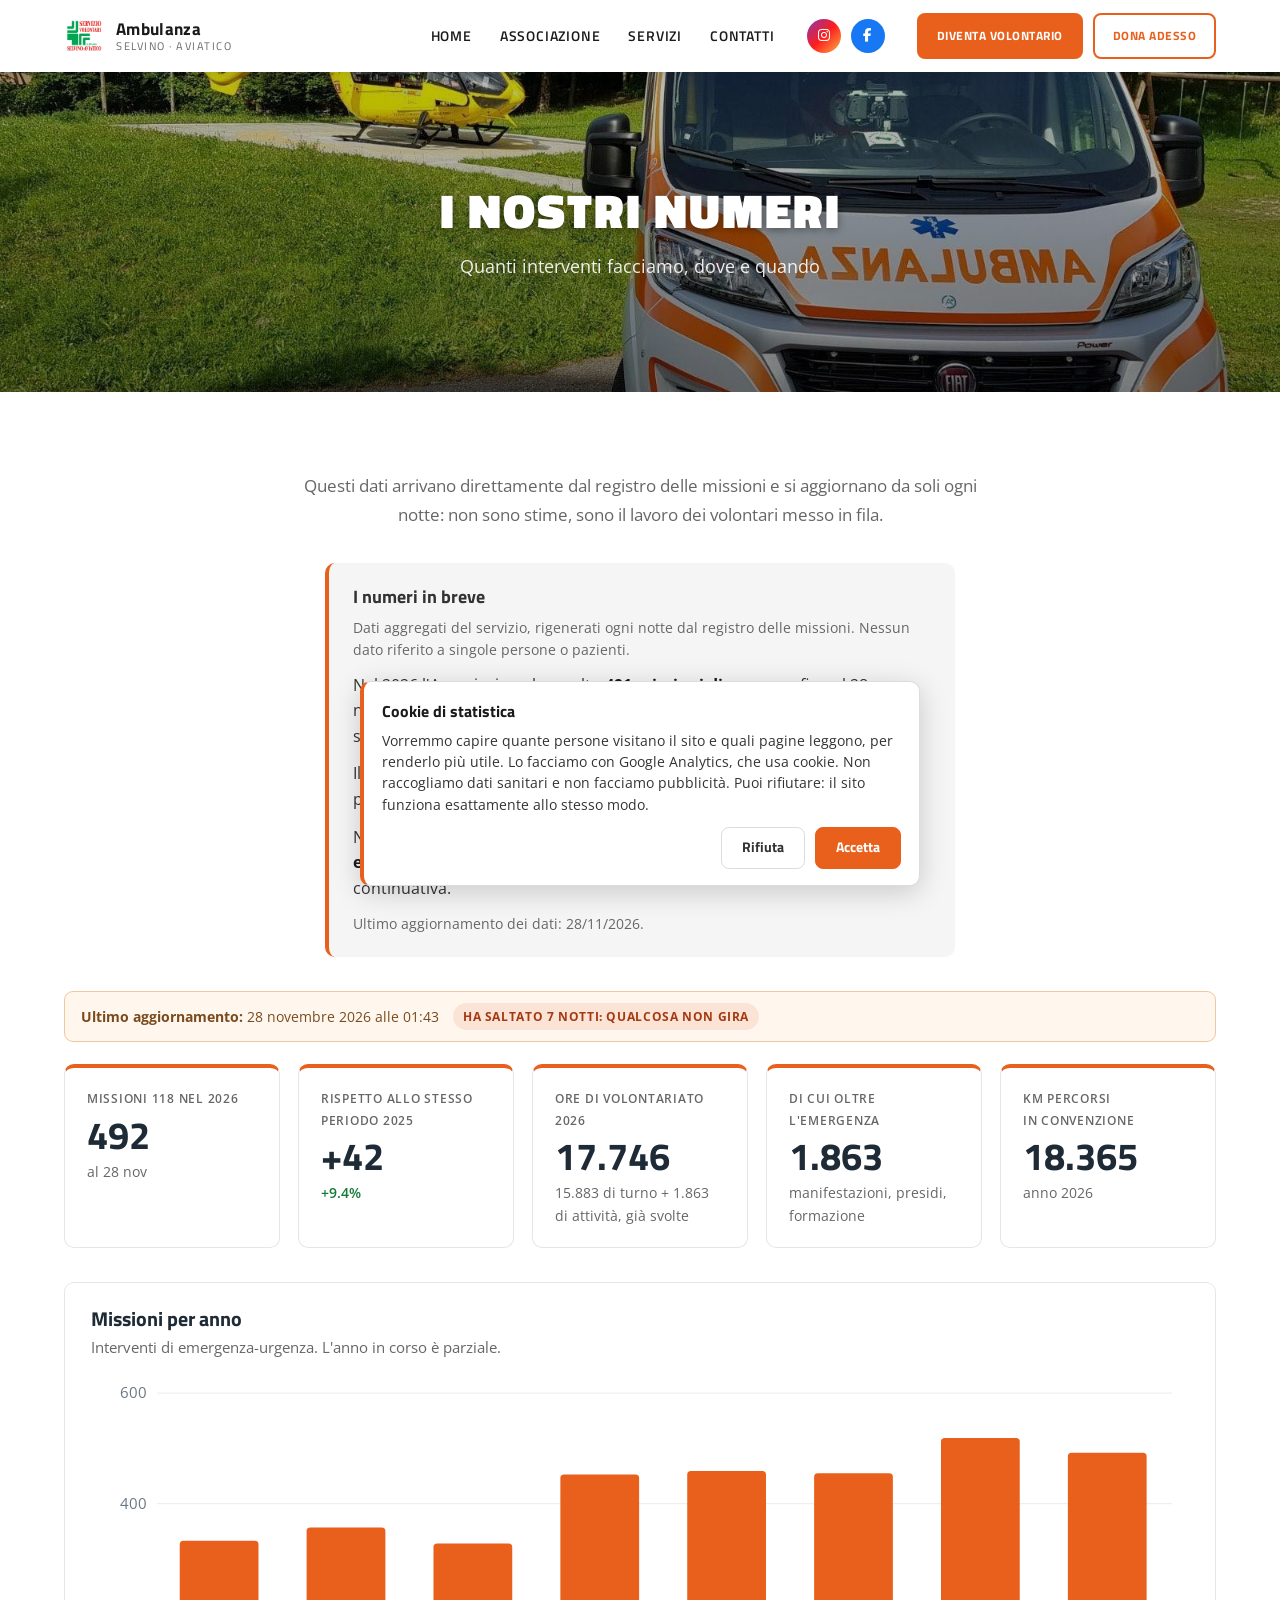
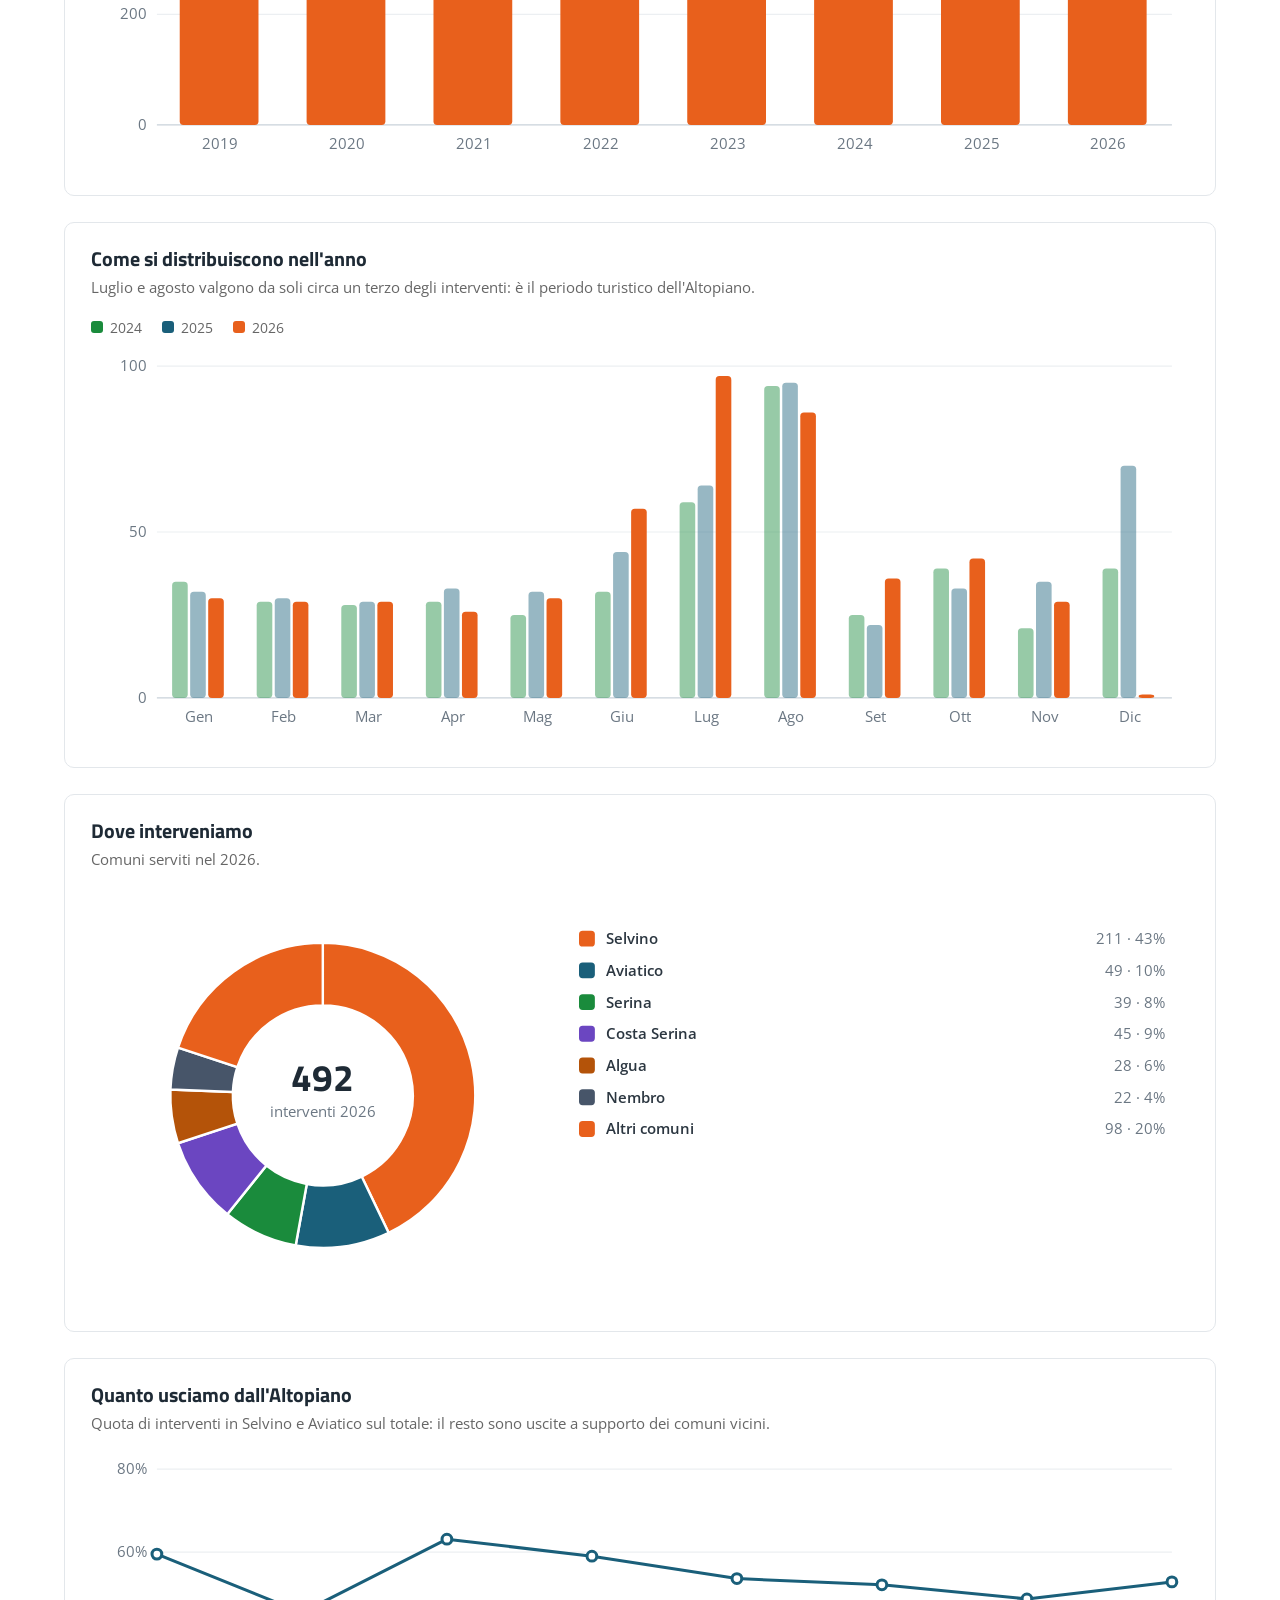
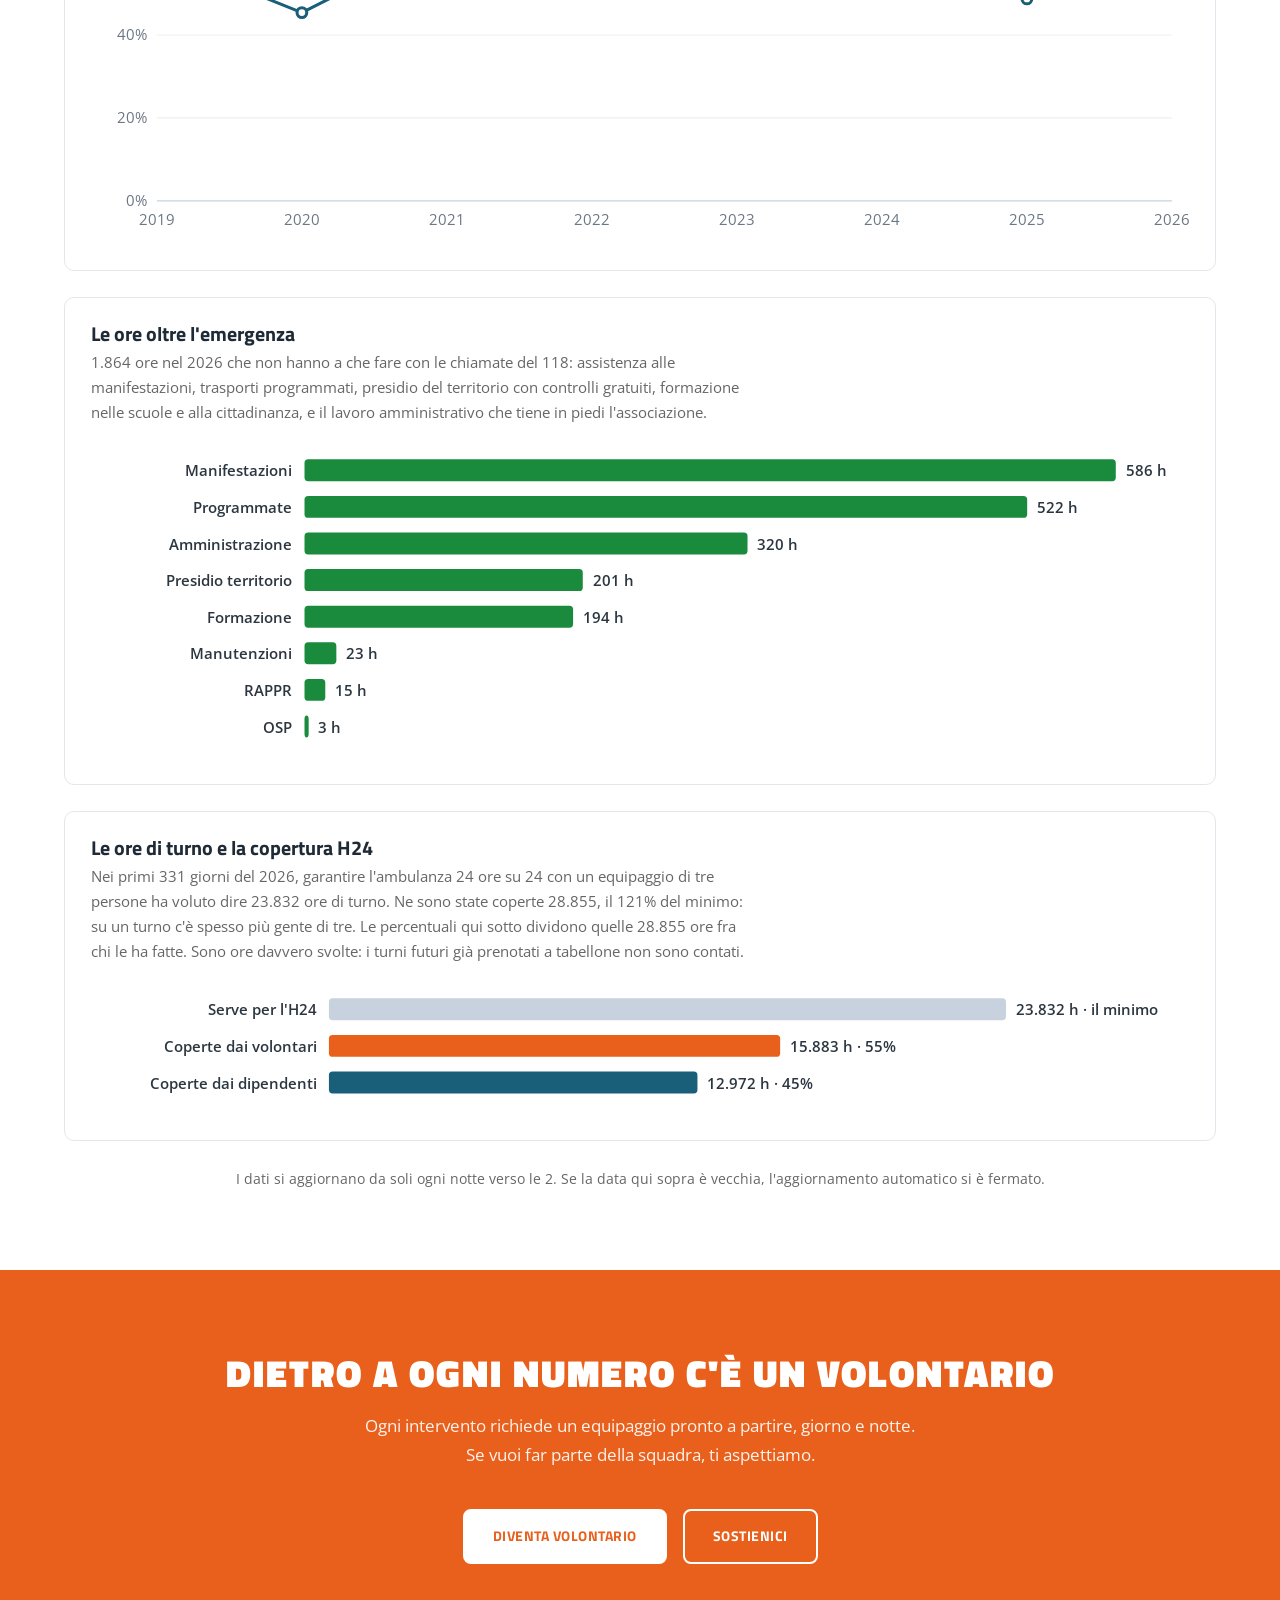
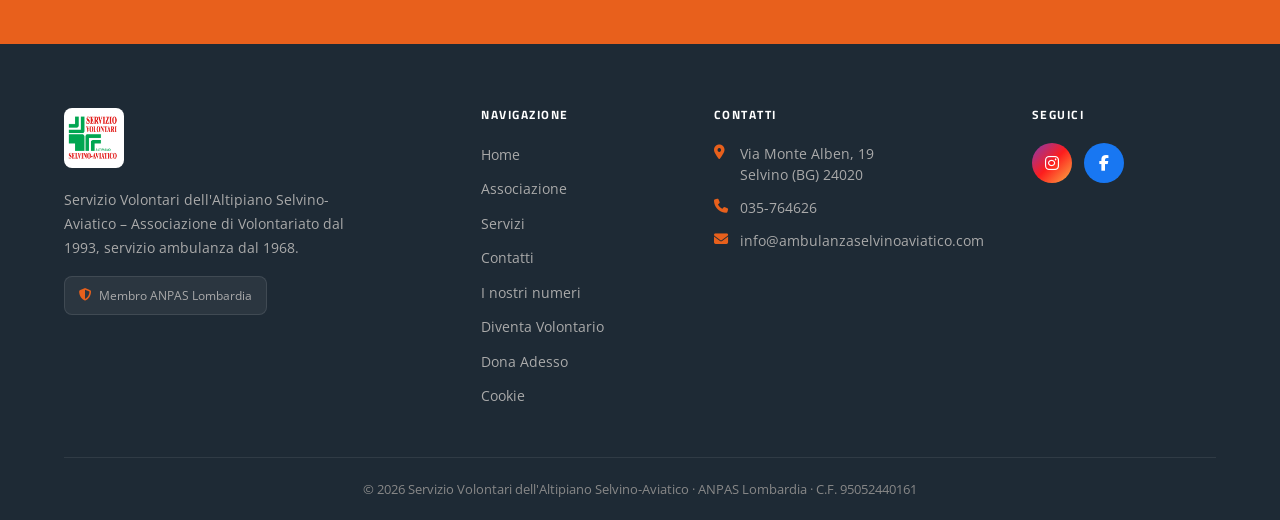
<file: numeri.html>
<!DOCTYPE html>
<html lang="it">
<head>
  <meta charset="UTF-8" />
  <meta name="viewport" content="width=device-width, initial-scale=1.0" />
  <title>I nostri numeri | Ambulanza Selvino-Aviatico</title>
  <meta name="description" content="Quanti interventi facciamo, dove e quando: le statistiche del servizio di emergenza-urgenza dell'Ambulanza Selvino-Aviatico, aggiornate automaticamente ogni notte." />

  <link rel="canonical" href="https://www.ambulanzaselvinoaviatico.com/numeri.html" />
  <meta name="robots" content="index, follow" />
  <meta name="author" content="Associazione Ambulanza Selvino-Aviatico" />

  <meta name="geo.region" content="IT-BG" />
  <meta name="geo.placename" content="Selvino, Bergamo, Lombardia" />
  <meta name="geo.position" content="45.775;9.760" />
  <meta name="ICBM" content="45.775, 9.760" />

  <link rel="icon" type="image/png" href="images/logo.png" />
  <link rel="apple-touch-icon" href="images/logo.png" />

  <meta property="og:title" content="I nostri numeri | Ambulanza Selvino-Aviatico" />
  <meta property="og:description" content="Quanti interventi facciamo, dove e quando: le statistiche del servizio, aggiornate ogni notte." />
  <meta property="og:image" content="https://www.ambulanzaselvinoaviatico.com/images/logo.png" />
  <meta property="og:url" content="https://www.ambulanzaselvinoaviatico.com/numeri.html" />
  <meta property="og:type" content="website" />
  <meta property="og:locale" content="it_IT" />
  <meta property="og:site_name" content="Ambulanza Selvino-Aviatico" />

  <meta name="twitter:card" content="summary_large_image" />
  <meta name="twitter:title" content="I nostri numeri | Ambulanza Selvino-Aviatico" />
  <meta name="twitter:description" content="Le statistiche del servizio di emergenza-urgenza, aggiornate ogni notte." />
  <meta name="twitter:image" content="https://www.ambulanzaselvinoaviatico.com/images/logo.png" />

  <link rel="stylesheet" href="https://cdnjs.cloudflare.com/ajax/libs/font-awesome/6.5.0/css/all.min.css" />
  <link rel="stylesheet" href="css/style.css" />
  <link rel="stylesheet" href="css/dashboard.css?v=20261016a" />
</head>
<body>

  <header class="site-header">
    <div class="container">
      <div class="header-inner">

        <a href="/" class="header-logo" aria-label="Torna alla home">
          <img src="images/logo.png" alt="Logo Ambulanza Selvino-Aviatico" />
          <div class="header-logo-text">
            <span class="logo-name">Ambulanza</span>
            <span class="logo-sub">Selvino · Aviatico</span>
          </div>
        </a>

        <nav class="header-nav" aria-label="Navigazione principale">
          <ul class="nav-links">
            <li><a href="/">Home</a></li>
            <li><a href="associazione.html">Associazione</a></li>
            <li><a href="servizi.html">Servizi</a></li>
            <li><a href="contatti.html">Contatti</a></li>
          </ul>

          <div class="header-social">
            <a href="https://www.instagram.com/ambulanzaselvinoaviatico/" target="_blank" rel="noopener" class="social-icon instagram" aria-label="Instagram">
              <i class="fab fa-instagram"></i>
            </a>
            <a href="https://www.facebook.com/ambulanzaselvinoaviatico" target="_blank" rel="noopener" class="social-icon facebook" aria-label="Facebook">
              <i class="fab fa-facebook-f"></i>
            </a>
          </div>

          <div class="header-cta">
            <a href="volontario.html" class="btn btn-orange">Diventa Volontario</a>
            <a href="volontario.html#dona" class="btn btn-orange-outline">Dona Adesso</a>
          </div>
        </nav>

        <button class="hamburger" id="hamburger" aria-label="Apri menu" aria-expanded="false">
          <span></span>
          <span></span>
          <span></span>
        </button>

      </div>
    </div>

    <!-- Mobile nav -->
    <div class="mobile-nav" id="mobile-nav" aria-hidden="true">
      <ul class="nav-links">
        <li><a href="/">Home</a></li>
        <li><a href="associazione.html">Associazione</a></li>
        <li><a href="servizi.html">Servizi</a></li>
        <li><a href="contatti.html">Contatti</a></li>
      </ul>
      <div class="header-social">
        <a href="https://www.instagram.com/ambulanzaselvinoaviatico/" target="_blank" rel="noopener" class="social-icon instagram" aria-label="Instagram">
          <i class="fab fa-instagram"></i>
        </a>
        <a href="https://www.facebook.com/ambulanzaselvinoaviatico" target="_blank" rel="noopener" class="social-icon facebook" aria-label="Facebook">
          <i class="fab fa-facebook-f"></i>
        </a>
      </div>
      <div class="header-cta">
        <a href="volontario.html" class="btn btn-orange">Diventa Volontario</a>
        <a href="volontario.html#dona" class="btn btn-orange-outline">Dona Adesso</a>
      </div>
    </div>
  </header>

  <!-- ============================================================
       INTESTAZIONE PAGINA
  ============================================================ -->
  <section class="page-hero" style="background-image: url('images/servizi/emergenza/ambulanza3.jpg');" aria-label="Intestazione pagina">
    <div class="page-hero-content">
      <h1>I nostri numeri</h1>
      <p>Quanti interventi facciamo, dove e quando</p>
    </div>
  </section>

  <!-- ============================================================
       DASHBOARD
  ============================================================ -->
  <section class="section-padding">
    <div class="container">
      <p class="section-subtitle" style="max-width:70ch;margin:0 auto 34px;text-align:center;">
        Questi dati arrivano direttamente dal registro delle missioni e si aggiornano
        da soli ogni notte: non sono stime, sono il lavoro dei volontari messo in fila.
      </p>
      <!-- Riquadro di testo con le cifre chiave. Esiste perche' i grafici qui sotto
           li disegna JavaScript, e chi legge l'HTML grezzo (i crawler dei motori
           generativi, i lettori di schermo prima del rendering) altrimenti non
           troverebbe un solo numero. Lo riscrive ogni notte pubblicaSintesiNumeri()
           nel progetto missioni; a mano si rigenera con
           _materiali/numeri/genera_sintesi.py. Non modificare a mano fra i marcatori. -->
      <!-- NUMERI:INIZIO -->
<section class="dash-sintesi" aria-labelledby="sintesi-titolo">
  <h2 id="sintesi-titolo">I numeri in breve</h2>
  <p class="dash-sintesi-nota">Dati aggregati del servizio, rigenerati ogni notte dal registro delle missioni. Nessun dato riferito a singole persone o pazienti.</p>
  <p>Nel 2026 l'Associazione ha svolto <strong>491 missioni di soccorso</strong> fino al 28 novembre, contro 449 nello stesso periodo del 2025. Nel 2025 le missioni sono state 519 in tutto.</p>
  <p>Il <strong>53%</strong> delle missioni del 2026 resta sull'Altipiano Selvino-Aviatico; le restanti portano il soccorso fuori dall'Altipiano.</p>
  <p>Nel 2026 volontari e dipendenti hanno coperto <strong>15.883 ore di turno in emergenza</strong> e 28.855 ore complessive, su 331 giorni di copertura continuativa.</p>
  <p class="dash-sintesi-nota">Ultimo aggiornamento dei dati: <time datetime="2026-11-28">28/11/2026</time>.</p>
</section>
      <!-- NUMERI:FINE -->

      <div class="dash" id="dashboard">
        <p class="dash-caricamento">Caricamento dei grafici…</p>
      </div>
    </div>
  </section>

  <!-- ============================================================
       JOIN BANNER
  ============================================================ -->
  <section class="join-banner">
    <div class="container">
      <h2>Dietro a ogni numero c'è un volontario</h2>
      <p>Ogni intervento richiede un equipaggio pronto a partire, giorno e notte. Se vuoi far parte della squadra, ti aspettiamo.</p>
      <div class="join-buttons">
        <a href="volontario.html" class="btn btn-white">Diventa Volontario</a>
        <a href="volontario.html#dona" class="btn btn-white-outline">Sostienici</a>
      </div>
    </div>
  </section>

<footer class="site-footer" aria-label="Piè di pagina">
    <div class="container">
      <div class="footer-grid">

        <!-- Brand -->
        <div class="footer-brand">
          <img src="images/logo.png" alt="Logo Ambulanza Selvino-Aviatico" class="footer-logo" />
          <p>Servizio Volontari dell'Altipiano Selvino-Aviatico – Associazione di Volontariato dal 1993, servizio ambulanza dal 1968.</p>
          <div class="footer-anpas-badge">
            <i class="fas fa-shield-halved"></i>
            <span>Membro ANPAS Lombardia</span>
          </div>
        </div>

        <!-- Nav -->
        <div class="footer-col">
          <h4>Navigazione</h4>
          <nav class="footer-nav" aria-label="Navigazione footer">
            <a href="/">Home</a>
            <a href="associazione.html">Associazione</a>
            <a href="servizi.html">Servizi</a>
            <a href="contatti.html">Contatti</a>
            <a href="numeri.html">I nostri numeri</a>
            <a href="volontario.html">Diventa Volontario</a>
            <a href="volontario.html#dona">Dona Adesso</a>
            <a href="#cookie">Cookie</a>
          </nav>
        </div>

        <!-- Contatti -->
        <div class="footer-col">
          <h4>Contatti</h4>
          <ul class="footer-contact-list">
            <li>
              <i class="fas fa-location-dot"></i>
              <span>Via Monte Alben, 19<br>Selvino (BG) 24020</span>
            </li>
            <li>
              <i class="fas fa-phone"></i>
              <a href="tel:035764626">035-764626</a>
            </li>
            <li>
              <i class="fas fa-envelope"></i>
              <a href="mailto:info@ambulanzaselvinoaviatico.com">info@ambulanzaselvinoaviatico.com</a>
            </li>
          </ul>
        </div>

        <!-- Social -->
        <div class="footer-col">
          <h4>Seguici</h4>
          <div class="footer-social">
            <a href="https://www.instagram.com/ambulanzaselvinoaviatico/" target="_blank" rel="noopener" class="social-icon instagram" aria-label="Instagram">
              <i class="fab fa-instagram"></i>
            </a>
            <a href="https://www.facebook.com/ambulanzaselvinoaviatico" target="_blank" rel="noopener" class="social-icon facebook" aria-label="Facebook">
              <i class="fab fa-facebook-f"></i>
            </a>
          </div>
        </div>

      </div>
    </div>
    <div class="footer-bottom">
      <div class="container">
        <span>&copy; 2026 Servizio Volontari dell'Altipiano Selvino-Aviatico &middot; ANPAS Lombardia &middot; C.F. 95052440161</span>
      </div>
    </div>
  </footer>

  <script src="js/main.js"></script>
  <script src="js/dashboard.js?v=20261016a"></script>
  <script>
    document.addEventListener('DOMContentLoaded', function () {
      AMB_DASH.carica('dati/statistiche.json', document.getElementById('dashboard'));
    });
  </script>
  <script src="js/analytics.js" defer></script>
</body>
</html>
</file>
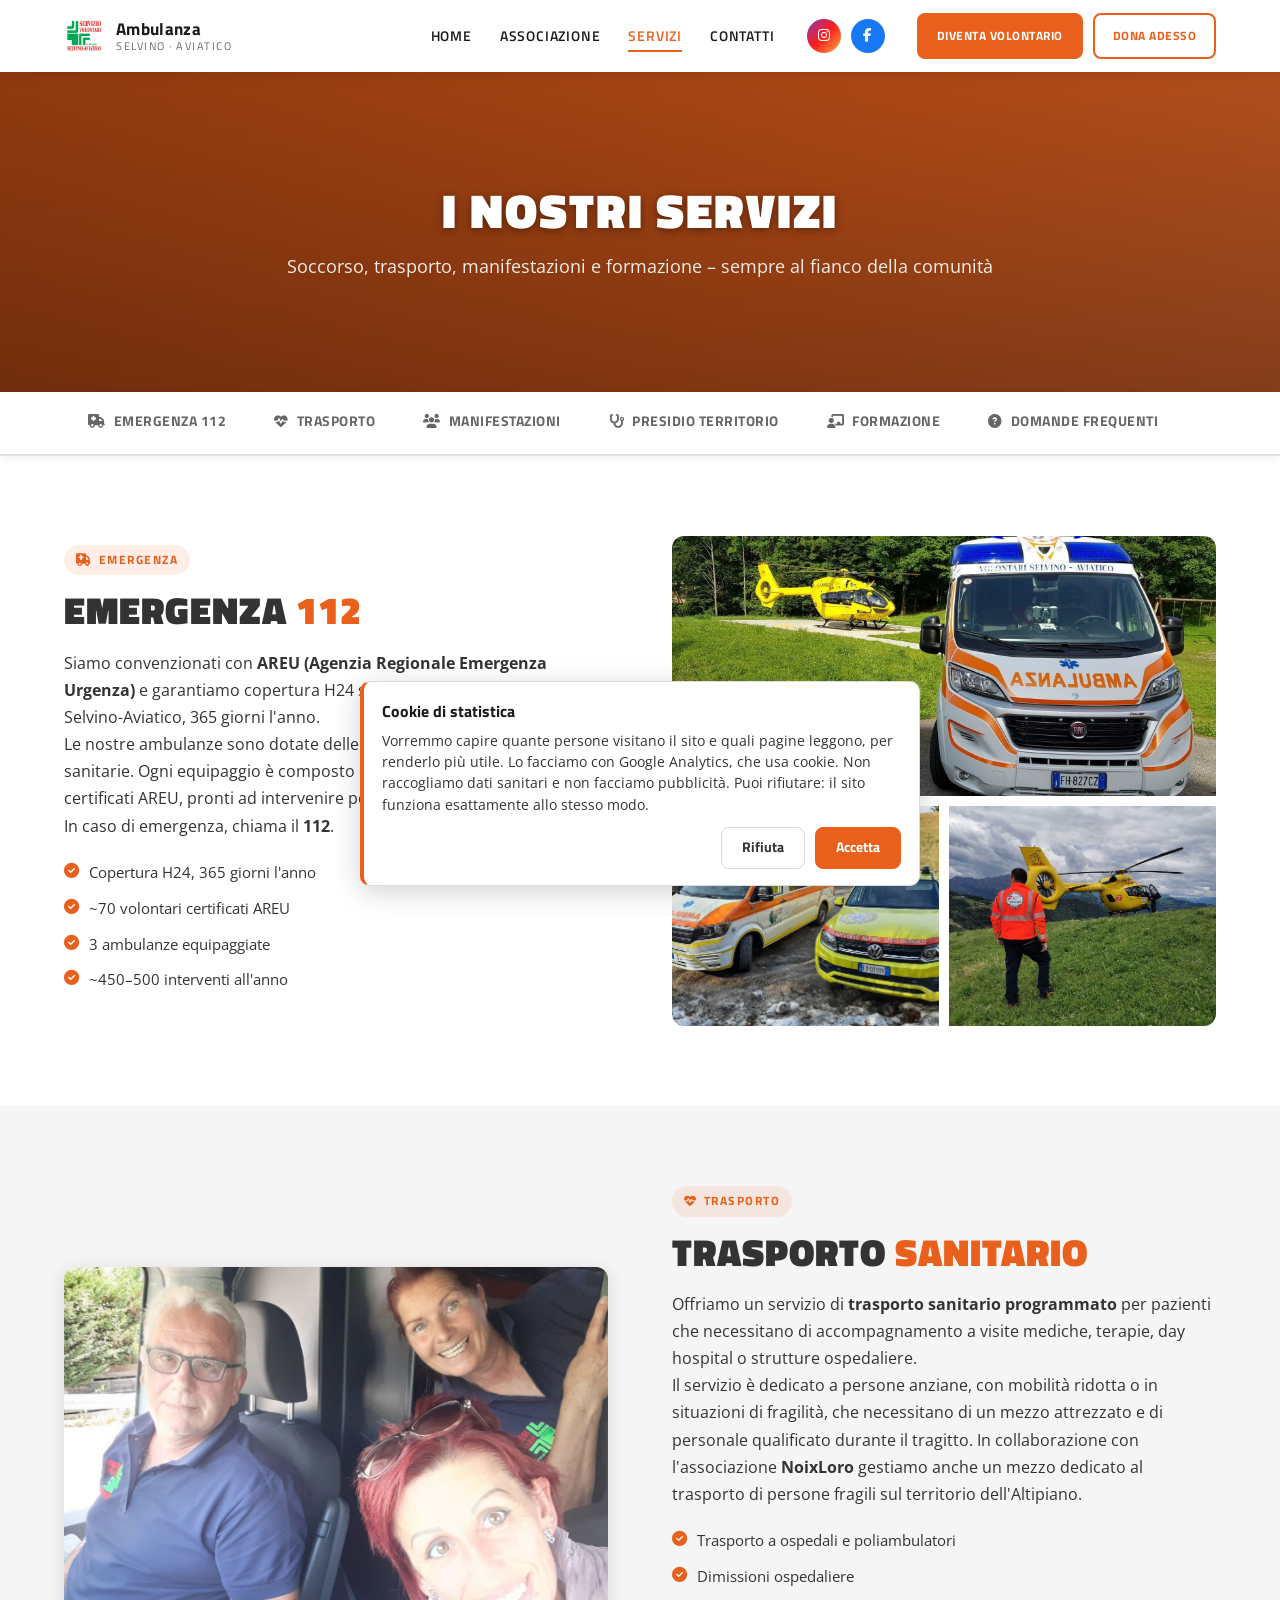
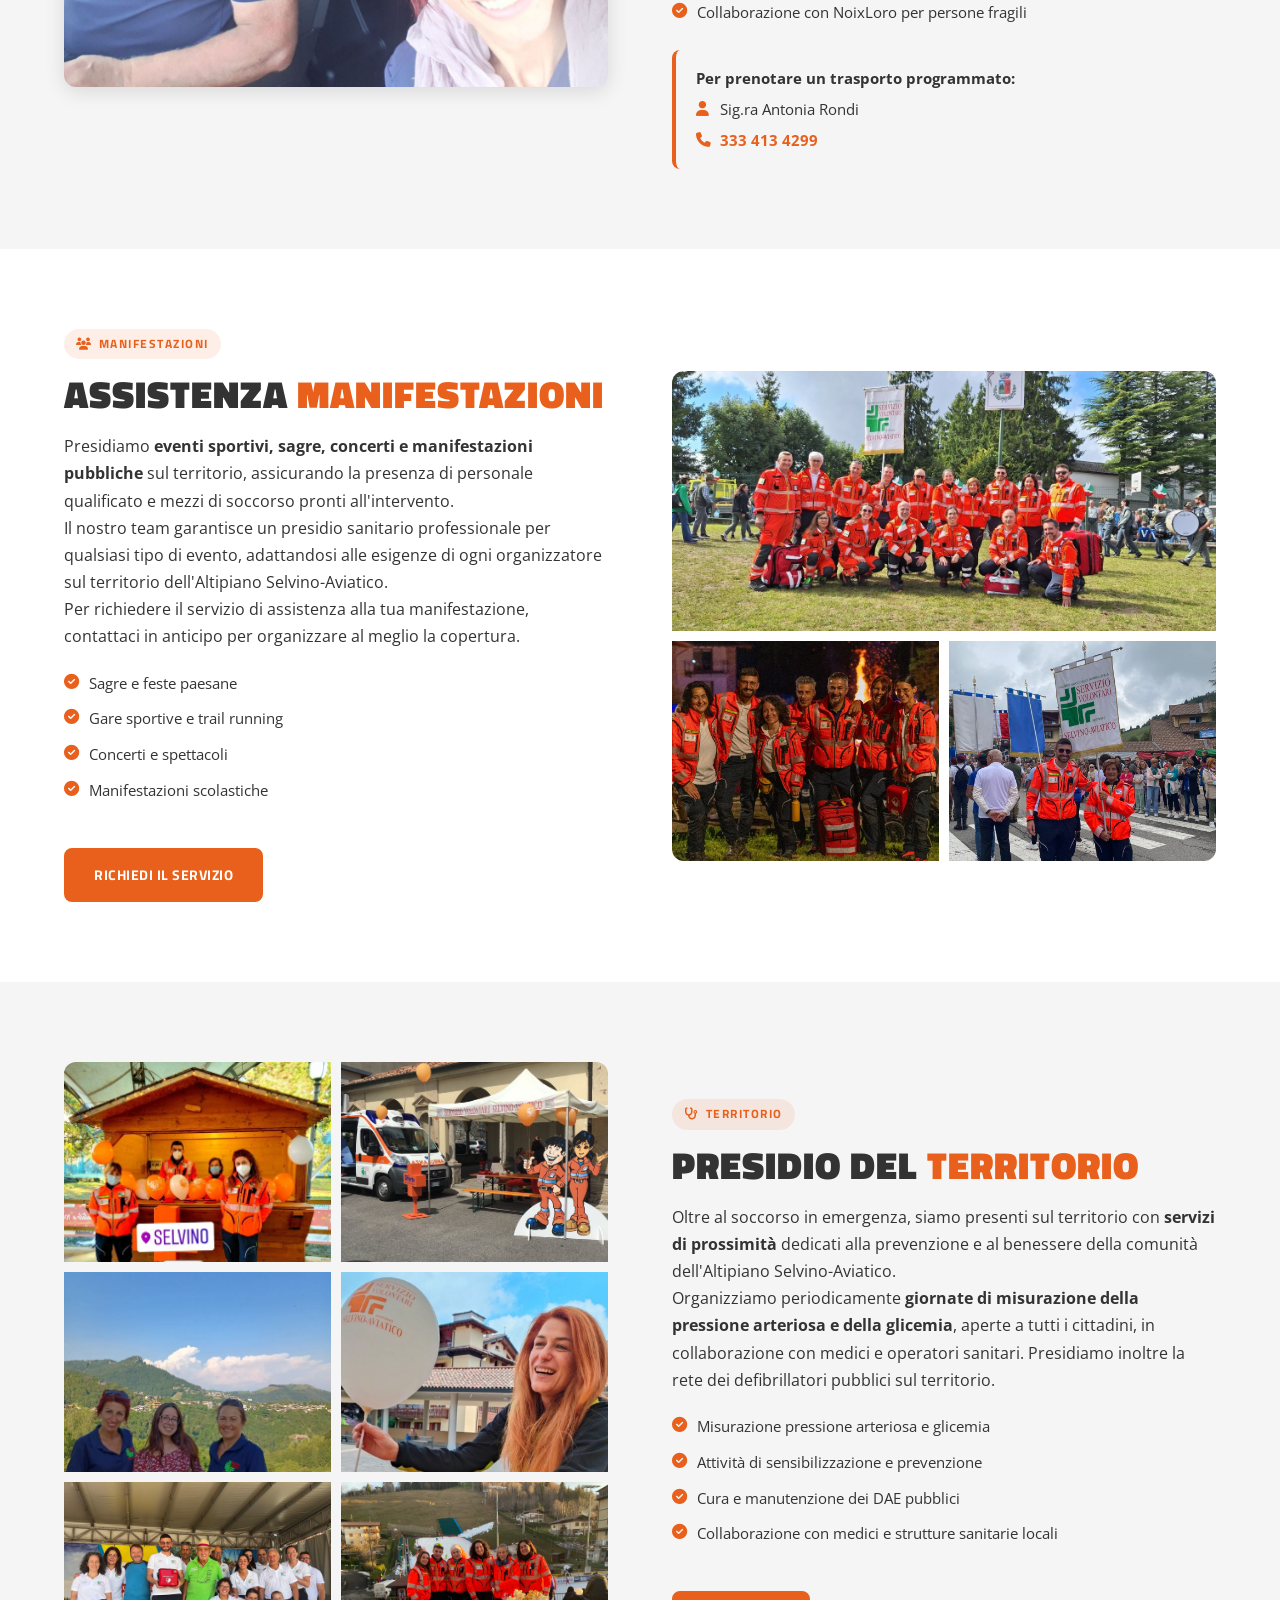
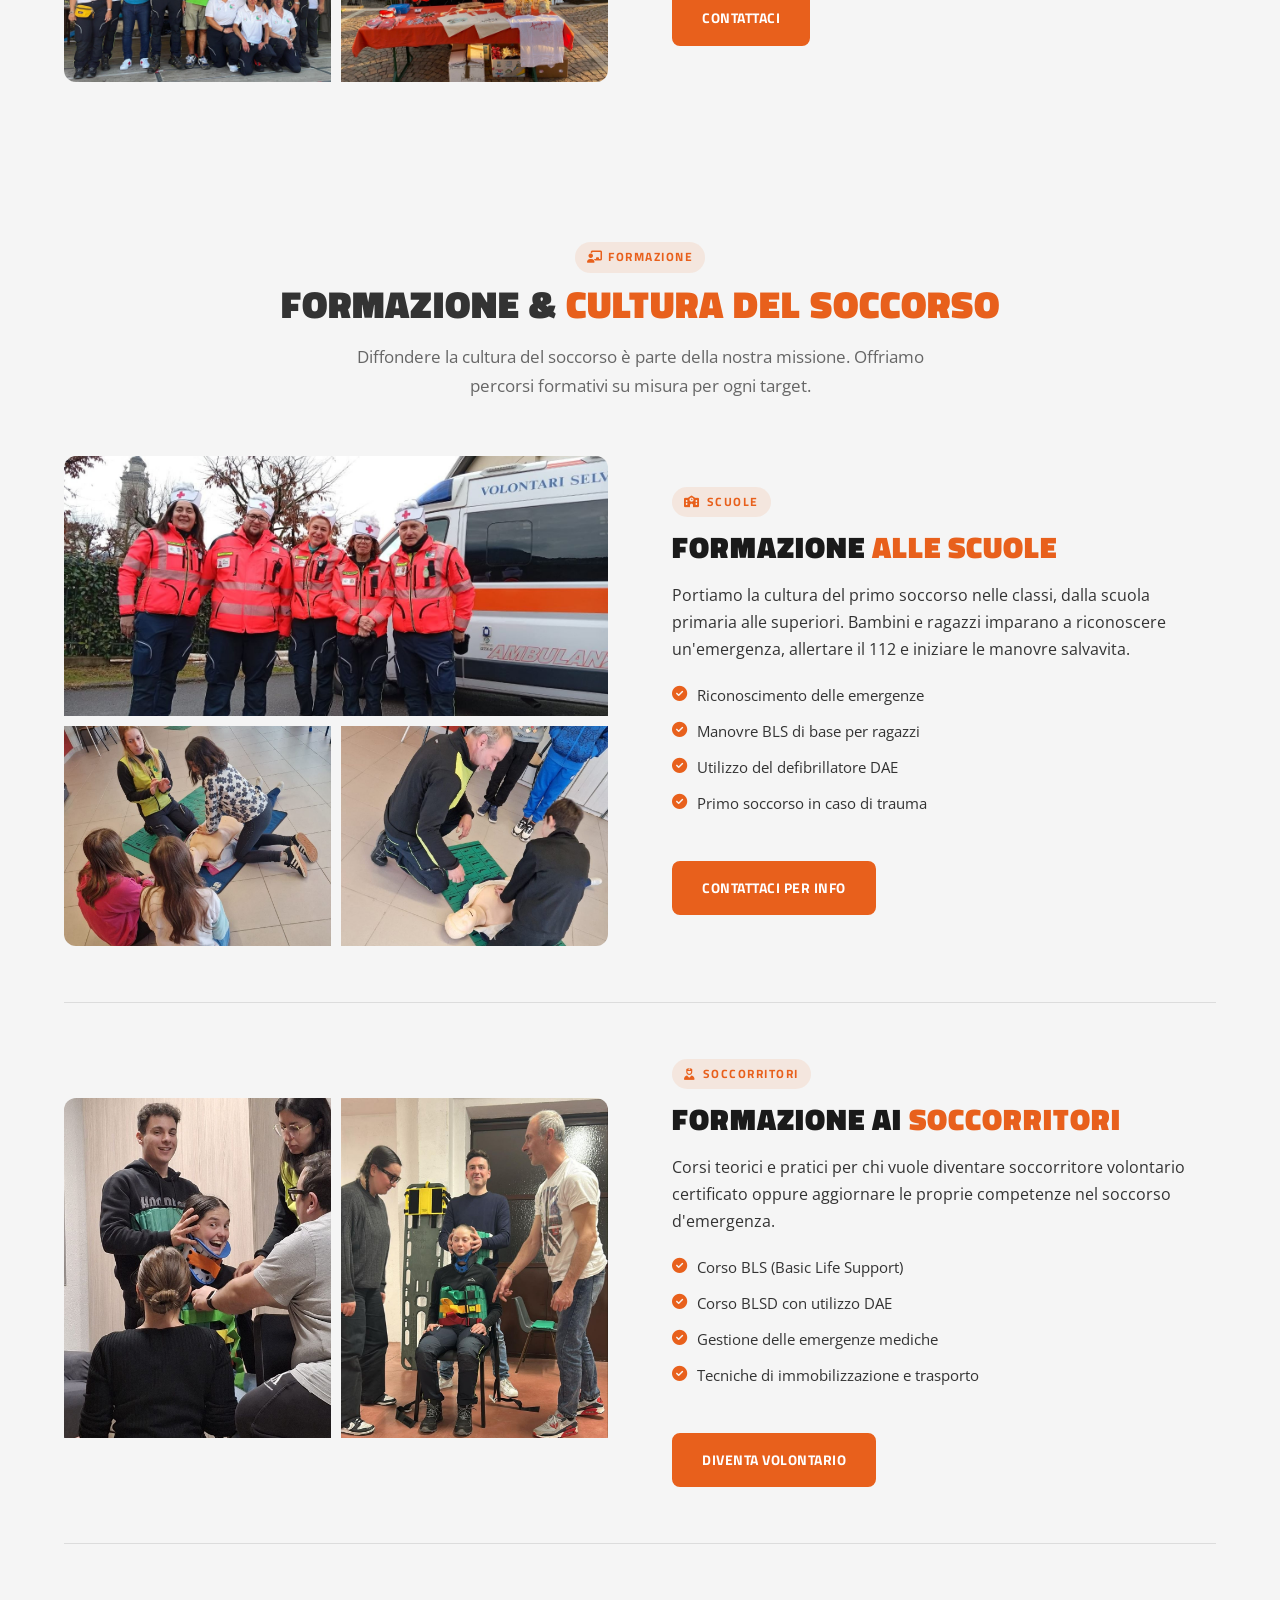
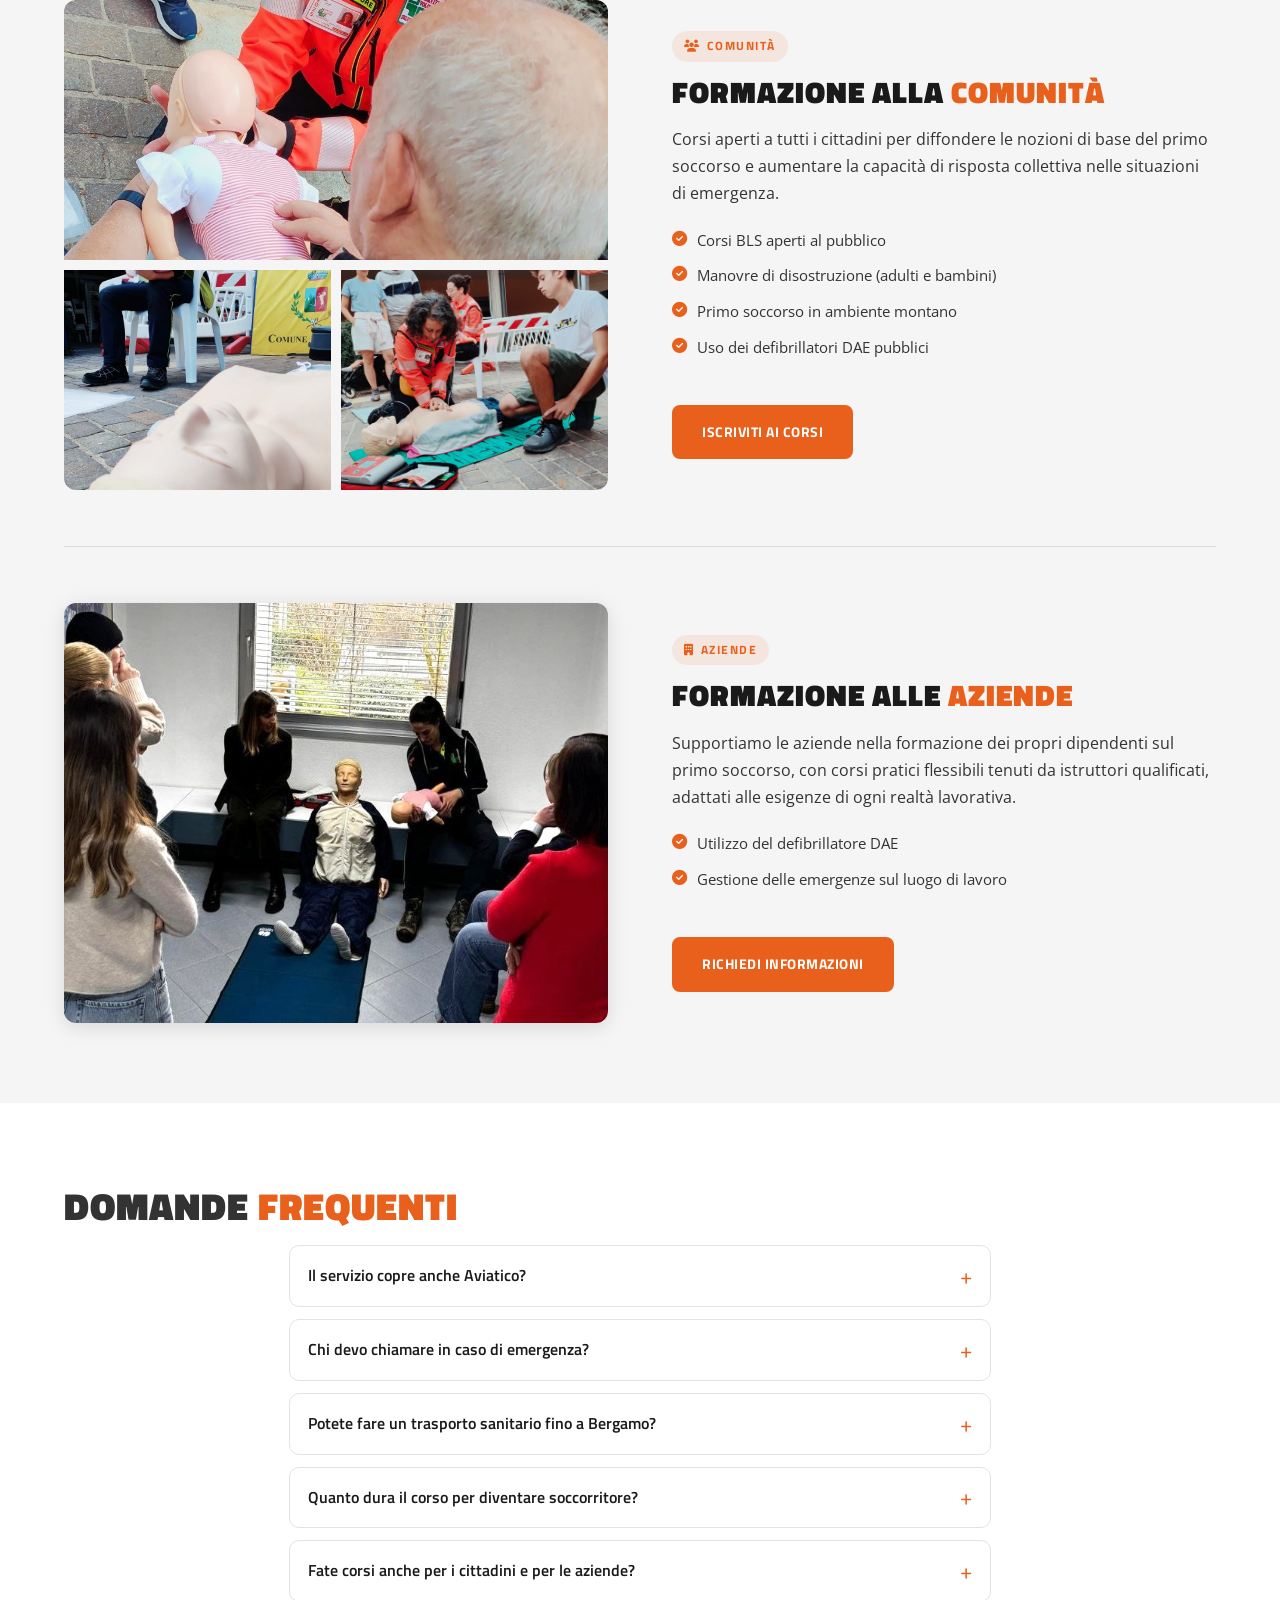
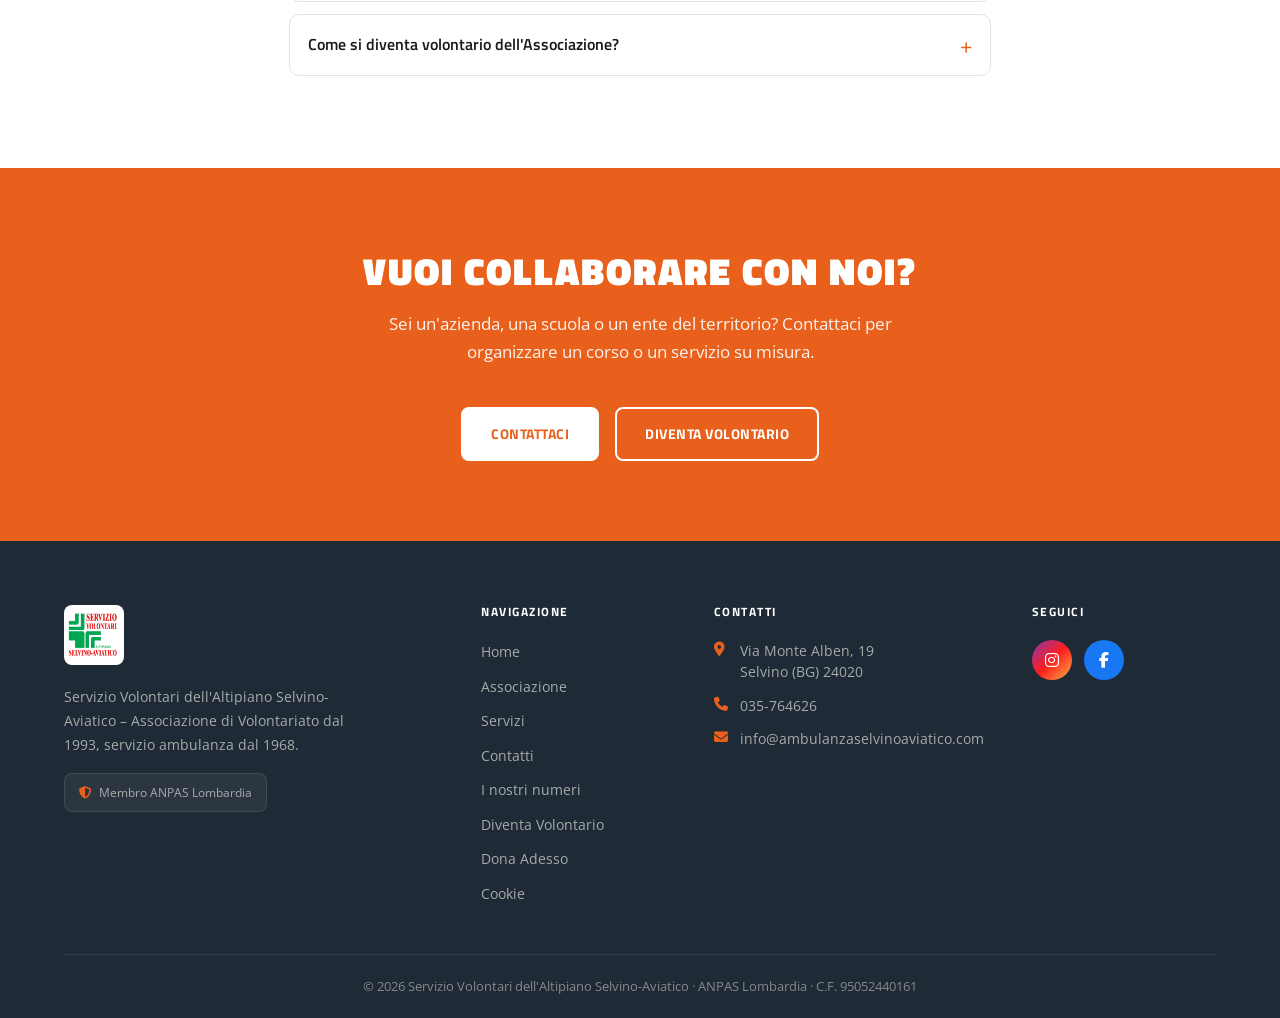
<file: servizi.html>
<!DOCTYPE html>
<html lang="it">
<head>
  <meta charset="UTF-8" />
  <meta name="viewport" content="width=device-width, initial-scale=1.0" />
  <title>I Nostri Servizi | Ambulanza Selvino-Aviatico – Emergenza, Trasporto, Formazione</title>
  <meta name="description" content="Servizi dell'Associazione Ambulanza Selvino-Aviatico: Emergenza 112 H24, trasporto sanitario, assistenza manifestazioni, formazione a scuole, soccorritori, comunità e aziende." />

  <link rel="canonical" href="https://www.ambulanzaselvinoaviatico.com/servizi.html" />
  <meta name="robots" content="index, follow" />
  <meta name="author" content="Associazione Ambulanza Selvino-Aviatico" />

  <meta name="geo.region" content="IT-BG" />
  <meta name="geo.placename" content="Selvino, Bergamo, Lombardia" />

  <link rel="icon" type="image/png" href="images/logo.png" />
  <link rel="apple-touch-icon" href="images/logo.png" />

  <meta property="og:title" content="I Nostri Servizi | Ambulanza Selvino-Aviatico" />
  <meta property="og:description" content="Emergenza 112 H24, trasporto sanitario, assistenza manifestazioni e formazione sul territorio dell'Altipiano Selvino-Aviatico." />
  <meta property="og:image" content="https://www.ambulanzaselvinoaviatico.com/images/servizi/emergenza/ambulanza3.jpg" />
  <meta property="og:url" content="https://www.ambulanzaselvinoaviatico.com/servizi.html" />
  <meta property="og:type" content="website" />
  <meta property="og:locale" content="it_IT" />
  <meta property="og:site_name" content="Ambulanza Selvino-Aviatico" />

  <!-- Twitter Card -->
  <meta name="twitter:card" content="summary_large_image" />
  <meta name="twitter:title" content="I Nostri Servizi | Ambulanza Selvino-Aviatico" />
  <meta name="twitter:description" content="Emergenza 112 H24, trasporto sanitario, assistenza manifestazioni e formazione sul territorio dell'Altipiano Selvino-Aviatico." />
  <meta name="twitter:image" content="https://www.ambulanzaselvinoaviatico.com/images/servizi/emergenza/ambulanza3.jpg" />

  <link rel="stylesheet" href="https://cdnjs.cloudflare.com/ajax/libs/font-awesome/6.5.0/css/all.min.css" />
  <link rel="stylesheet" href="css/style.css" />

  <!-- Dati strutturati: i cinque servizi, cosi' un motore generativo sa cosa offrite
       senza doverlo dedurre dal testo. provider punta all'Organization di index.html. -->
  <script type="application/ld+json">
  {
    "@context": "https://schema.org",
    "@graph": [
      {
        "@type": "Service",
        "@id": "https://www.ambulanzaselvinoaviatico.com/servizi.html#emergenza",
        "name": "Soccorso in emergenza-urgenza 112",
        "serviceType": "Soccorso sanitario di emergenza",
        "description": "Equipaggi e ambulanze convenzionati con AREU per il soccorso in emergenza-urgenza, con copertura 24 ore su 24 sull'Altipiano Selvino-Aviatico. Il servizio si attiva chiamando il 112.",
        "provider": { "@id": "https://www.ambulanzaselvinoaviatico.com/#organization" },
        "areaServed": { "@type": "Place", "name": "Altipiano Selvino-Aviatico, Bergamo" },
        "availableChannel": {
          "@type": "ServiceChannel",
          "servicePhone": { "@type": "ContactPoint", "telephone": "112", "contactType": "emergency" }
        }
      },
      {
        "@type": "Service",
        "@id": "https://www.ambulanzaselvinoaviatico.com/servizi.html#trasporto",
        "name": "Trasporto sanitario programmato",
        "serviceType": "Trasporto sanitario",
        "description": "Trasporto programmato per visite, dimissioni, dialisi, terapie e ricoveri, per chi non puo' spostarsi con mezzi propri. Si prenota telefonicamente.",
        "provider": { "@id": "https://www.ambulanzaselvinoaviatico.com/#organization" },
        "areaServed": { "@type": "Place", "name": "Altipiano Selvino-Aviatico, Bergamo" },
        "availableChannel": {
          "@type": "ServiceChannel",
          "servicePhone": { "@type": "ContactPoint", "telephone": "+393334134299", "contactType": "reservations" }
        }
      },
      {
        "@type": "Service",
        "@id": "https://www.ambulanzaselvinoaviatico.com/servizi.html#manifestazioni",
        "name": "Assistenza sanitaria a manifestazioni ed eventi",
        "serviceType": "Assistenza sanitaria a eventi",
        "description": "Presidio sanitario per eventi sportivi, sagre, concerti e manifestazioni pubbliche, con ambulanza e personale formato.",
        "provider": { "@id": "https://www.ambulanzaselvinoaviatico.com/#organization" },
        "areaServed": { "@type": "Place", "name": "Altipiano Selvino-Aviatico, Bergamo" }
      },
      {
        "@type": "Service",
        "@id": "https://www.ambulanzaselvinoaviatico.com/servizi.html#presidio",
        "name": "Presidio del territorio e servizi di prossimita'",
        "serviceType": "Servizi sanitari di prossimita'",
        "description": "Misurazione della pressione e della glicemia, gestione dei defibrillatori (DAE) sul territorio e supporto alla popolazione dell'Altipiano.",
        "provider": { "@id": "https://www.ambulanzaselvinoaviatico.com/#organization" },
        "areaServed": { "@type": "Place", "name": "Altipiano Selvino-Aviatico, Bergamo" }
      },
      {
        "@type": "Service",
        "@id": "https://www.ambulanzaselvinoaviatico.com/servizi.html#formazione",
        "name": "Formazione e cultura del soccorso",
        "serviceType": "Formazione sanitaria",
        "description": "Corsi di primo soccorso e uso del defibrillatore per scuole, aziende e cittadini, e formazione dei soccorritori dell'Associazione.",
        "provider": { "@id": "https://www.ambulanzaselvinoaviatico.com/#organization" },
        "areaServed": { "@type": "Place", "name": "Altipiano Selvino-Aviatico, Bergamo" }
      }
    ]
  }
  </script>
  <script type="application/ld+json">
  {
    "@context": "https://schema.org",
    "@type": "FAQPage",
    "@id": "https://www.ambulanzaselvinoaviatico.com/servizi.html#faq",
    "mainEntity": [
      {
        "@type": "Question",
        "name": "Il servizio copre anche Aviatico?",
        "acceptedAnswer": {
          "@type": "Answer",
          "text": "Sì. L'Associazione copre tutto l'Altipiano Selvino-Aviatico: sia il comune di Selvino sia quello di Aviatico, con le relative frazioni. Il servizio di emergenza-urgenza è attivo 24 ore su 24 in convenzione con AREU."
        }
      },
      {
        "@type": "Question",
        "name": "Chi devo chiamare in caso di emergenza?",
        "acceptedAnswer": {
          "@type": "Answer",
          "text": "Sempre il 112, il numero unico per le emergenze: è la centrale AREU a valutare la chiamata e a inviare il mezzo più vicino. Il telefono della sede (035 764626) non è un numero di emergenza e non è presidiato di continuo."
        }
      },
      {
        "@type": "Question",
        "name": "Potete fare un trasporto sanitario fino a Bergamo?",
        "acceptedAnswer": {
          "@type": "Answer",
          "text": "Sì, ma sono meno frequenti: la distanza impegna un mezzo e un equipaggio per molte ore, e la priorità resta la copertura dell'Altipiano. Conviene chiedere con buon anticipo. Le prenotazioni si fanno al 333 413 4299 (Sig.ra Antonia Rondi)."
        }
      },
      {
        "@type": "Question",
        "name": "Quanto dura il corso per diventare soccorritore?",
        "acceptedAnswer": {
          "@type": "Answer",
          "text": "Il percorso è stabilito da AREU, non dall'Associazione, e si fa in due passi: prima la qualifica di Addetto al Trasporto Sanitario (TS), poi il corso da Soccorritore Esecutore (SSE), che dà la certificazione regionale per operare sui mezzi di emergenza. Durate e requisiti vengono aggiornati da AREU nel tempo: le condizioni in vigore sono sulla pagina dell'offerta formativa di AREU. Noi organizziamo i corsi TS e SSE per i nostri volontari."
        }
      },
      {
        "@type": "Question",
        "name": "Fate corsi anche per i cittadini e per le aziende?",
        "acceptedAnswer": {
          "@type": "Answer",
          "text": "Sì. Organizziamo corsi BLSD per operatori laici (progetti PAD, defibrillazione ad accesso pubblico), che secondo AREU durano cinque ore e danno l'abilitazione regionale all'uso del defibrillatore semiautomatico. Teniamo corsi di primo soccorso per scuole, aziende e cittadini. Dettagli sul percorso per i laici sulla pagina AREU dedicata."
        }
      },
      {
        "@type": "Question",
        "name": "Come si diventa volontario dell'Associazione?",
        "acceptedAnswer": {
          "@type": "Answer",
          "text": "Non servono requisiti sanitari di partenza: la formazione la diamo noi. Si comincia con un colloquio in sede e si prosegue con il percorso di certificazione AREU. Ci sono ruoli diversi a seconda del tempo che si ha: soccorritore, autista, volontariato in vacanza. Tutti i dettagli nella pagina Diventa Volontario."
        }
      }
    ]
  }
  </script>
</head>
<body>

  <!-- HEADER -->
  <header class="site-header">
    <div class="container">
      <div class="header-inner">
        <a href="/" class="header-logo" aria-label="Torna alla home">
          <img src="images/logo.png" alt="Logo Ambulanza Selvino-Aviatico" />
          <div class="header-logo-text">
            <span class="logo-name">Ambulanza</span>
            <span class="logo-sub">Selvino&nbsp;&middot;&nbsp;Aviatico</span>
          </div>
        </a>
        <nav class="header-nav" aria-label="Navigazione principale">
          <ul class="nav-links">
            <li><a href="/">Home</a></li>
            <li><a href="associazione.html">Associazione</a></li>
            <li><a href="servizi.html" class="active">Servizi</a></li>
            <li><a href="contatti.html">Contatti</a></li>
          </ul>
          <div class="header-social">
            <a href="https://www.instagram.com/ambulanzaselvinoaviatico/" target="_blank" rel="noopener" class="social-icon instagram" aria-label="Instagram"><i class="fab fa-instagram"></i></a>
            <a href="https://www.facebook.com/ambulanzaselvinoaviatico" target="_blank" rel="noopener" class="social-icon facebook" aria-label="Facebook"><i class="fab fa-facebook-f"></i></a>
          </div>
          <div class="header-cta">
            <a href="volontario.html" class="btn btn-orange">Diventa Volontario</a>
            <a href="volontario.html#dona" class="btn btn-orange-outline">Dona Adesso</a>
          </div>
        </nav>
        <button class="hamburger" id="hamburger" aria-label="Apri menu" aria-expanded="false">
          <span></span><span></span><span></span>
        </button>
      </div>
    </div>
    <div class="mobile-nav" id="mobile-nav" aria-hidden="true">
      <ul class="nav-links">
        <li><a href="/">Home</a></li>
        <li><a href="associazione.html">Associazione</a></li>
        <li><a href="servizi.html">Servizi</a></li>
        <li><a href="contatti.html">Contatti</a></li>
      </ul>
      <div class="header-social">
        <a href="https://www.instagram.com/ambulanzaselvinoaviatico/" target="_blank" rel="noopener" class="social-icon instagram" aria-label="Instagram"><i class="fab fa-instagram"></i></a>
        <a href="https://www.facebook.com/ambulanzaselvinoaviatico" target="_blank" rel="noopener" class="social-icon facebook" aria-label="Facebook"><i class="fab fa-facebook-f"></i></a>
      </div>
      <div class="header-cta">
        <a href="volontario.html" class="btn btn-orange">Diventa Volontario</a>
        <a href="volontario.html#dona" class="btn btn-orange-outline">Dona Adesso</a>
      </div>
    </div>
  </header>

  <!-- PAGE HERO -->
  <section class="page-hero hero-gradient" aria-label="Intestazione pagina Servizi">
    <div class="page-hero-content">
      <h1>I Nostri Servizi</h1>
      <p>Soccorso, trasporto, manifestazioni e formazione – sempre al fianco della comunità</p>
    </div>
  </section>

  <!-- TAB NAV SERVIZI -->
  <nav class="servizi-tabs" aria-label="Naviga tra i servizi">
    <div class="container">
      <ul class="servizi-tabs-list">
        <li><a href="#emergenza"><i class="fas fa-ambulance"></i> Emergenza 112</a></li>
        <li><a href="#trasporto"><i class="fas fa-heart-pulse"></i> Trasporto</a></li>
        <li><a href="#manifestazioni"><i class="fas fa-users"></i> Manifestazioni</a></li>
        <li><a href="#presidio"><i class="fas fa-stethoscope"></i> Presidio Territorio</a></li>
        <li><a href="#formazione"><i class="fas fa-chalkboard-teacher"></i> Formazione</a></li>
        <li><a href="#faq"><i class="fas fa-circle-question"></i> Domande frequenti</a></li>
      </ul>
    </div>
  </nav>

  <!-- ============================================================
       EMERGENZA 112
  ============================================================ -->
  <section id="emergenza" class="servizio-section section-padding" aria-labelledby="emergenza-title">
    <div class="container">
      <div class="servizio-grid">
        <div class="servizio-text">
          <span class="servizio-label"><i class="fas fa-ambulance"></i> Emergenza</span>
          <h2 class="section-title" id="emergenza-title">Emergenza <span class="text-orange">112</span></h2>
          <p>Siamo convenzionati con <strong>AREU (Agenzia Regionale Emergenza Urgenza)</strong> e garantiamo copertura H24 su tutto il territorio dell'Altipiano Selvino-Aviatico, 365 giorni l'anno.</p>
          <p>Le nostre ambulanze sono dotate delle più moderne attrezzature sanitarie. Ogni equipaggio è composto da volontari e dipendenti certificati AREU, pronti ad intervenire per ogni emergenza.</p>
          <p>In caso di emergenza, chiama il <strong>112</strong>.</p>
          <ul class="servizio-list">
            <li><i class="fas fa-check-circle"></i> Copertura H24, 365 giorni l'anno</li>
            <li><i class="fas fa-check-circle"></i> ~70 volontari certificati AREU</li>
            <li><i class="fas fa-check-circle"></i> 3 ambulanze equipaggiate</li>
            <li><i class="fas fa-check-circle"></i> ~450–500 interventi all'anno</li>
          </ul>
        </div>
        <div class="servizio-media">
          <div class="servizio-photo-grid">
            <img src="images/servizi/emergenza/ambulanza3.jpg" alt="Ambulanze Selvino-Aviatico" loading="lazy" class="sp-wide" />
            <img src="images/servizi/emergenza/ambulanza4.jpg" alt="Ambulanza in servizio" loading="lazy" />
            <img src="images/servizi/emergenza/elicottero.jpg" alt="Ambulanza ed elisoccorso" loading="lazy" />
          </div>
        </div>
      </div>
    </div>
  </section>

  <!-- ============================================================
       TRASPORTO SANITARIO
  ============================================================ -->
  <section id="trasporto" class="servizio-section servizio-section--alt section-padding" aria-labelledby="trasporto-title">
    <div class="container">
      <div class="servizio-grid servizio-grid--reverse">
        <div class="servizio-text">
          <span class="servizio-label"><i class="fas fa-heart-pulse"></i> Trasporto</span>
          <h2 class="section-title" id="trasporto-title">Trasporto <span class="text-orange">Sanitario</span></h2>
          <p>Offriamo un servizio di <strong>trasporto sanitario programmato</strong> per pazienti che necessitano di accompagnamento a visite mediche, terapie, day hospital o strutture ospedaliere.</p>
          <p>Il servizio è dedicato a persone anziane, con mobilità ridotta o in situazioni di fragilità, che necessitano di un mezzo attrezzato e di personale qualificato durante il tragitto. In collaborazione con l'associazione <strong>NoixLoro</strong> gestiamo anche un mezzo dedicato al trasporto di persone fragili sul territorio dell'Altipiano.</p>
          <ul class="servizio-list">
            <li><i class="fas fa-check-circle"></i> Trasporto a ospedali e poliambulatori</li>
            <li><i class="fas fa-check-circle"></i> Dimissioni ospedaliere</li>
            <li><i class="fas fa-check-circle"></i> Collaborazione con NoixLoro per persone fragili</li>
          </ul>
          <div class="servizio-contact-box">
            <p><strong>Per prenotare un trasporto programmato:</strong></p>
            <p><i class="fas fa-user"></i> Sig.ra Antonia Rondi</p>
            <p><i class="fas fa-phone"></i> <a href="tel:3334134299">333 413 4299</a></p>
          </div>
        </div>
        <div class="servizio-media">
          <div class="servizio-photo-single">
            <img src="images/servizi/trasporto/trasporti-programmati.jpg" alt="Il team dei trasporti programmati" loading="lazy" />
          </div>
        </div>
      </div>
    </div>
  </section>

  <!-- ============================================================
       ASSISTENZA MANIFESTAZIONI
  ============================================================ -->
  <section id="manifestazioni" class="servizio-section section-padding" aria-labelledby="manifestazioni-title">
    <div class="container">
      <div class="servizio-grid">
        <div class="servizio-text">
          <span class="servizio-label"><i class="fas fa-users"></i> Manifestazioni</span>
          <h2 class="section-title" id="manifestazioni-title">Assistenza <span class="text-orange">Manifestazioni</span></h2>
          <p>Presidiamo <strong>eventi sportivi, sagre, concerti e manifestazioni pubbliche</strong> sul territorio, assicurando la presenza di personale qualificato e mezzi di soccorso pronti all'intervento.</p>
          <p>Il nostro team garantisce un presidio sanitario professionale per qualsiasi tipo di evento, adattandosi alle esigenze di ogni organizzatore sul territorio dell'Altipiano Selvino-Aviatico.</p>
          <p>Per richiedere il servizio di assistenza alla tua manifestazione, contattaci in anticipo per organizzare al meglio la copertura.</p>
          <ul class="servizio-list">
            <li><i class="fas fa-check-circle"></i> Sagre e feste paesane</li>
            <li><i class="fas fa-check-circle"></i> Gare sportive e trail running</li>
            <li><i class="fas fa-check-circle"></i> Concerti e spettacoli</li>
            <li><i class="fas fa-check-circle"></i> Manifestazioni scolastiche</li>
          </ul>
          <a href="contatti.html" class="btn btn-orange" style="margin-top:20px;">Richiedi il servizio</a>
        </div>
        <div class="servizio-media">
          <div class="servizio-photo-grid">
            <img src="images/servizi/manifestazioni/manifestazioni6.jpg" alt="Manifestazione Altipiano" loading="lazy" class="sp-wide" />
            <img src="images/servizi/manifestazioni/manifestazioni-2.jpg" alt="Manifestazione Altipiano" loading="lazy" />
            <img src="images/servizi/manifestazioni/manifestazioni5.jpg" alt="Manifestazione Altipiano" loading="lazy" />
          </div>
        </div>
      </div>
    </div>
  </section>

  <!-- ============================================================
       PRESIDIO DEL TERRITORIO
  ============================================================ -->
  <section id="presidio" class="servizio-section servizio-section--alt section-padding" aria-labelledby="presidio-title">
    <div class="container">
      <div class="servizio-grid servizio-grid--reverse">
        <div class="servizio-text">
          <span class="servizio-label"><i class="fas fa-stethoscope"></i> Territorio</span>
          <h2 class="section-title" id="presidio-title">Presidio del <span class="text-orange">Territorio</span></h2>
          <p>Oltre al soccorso in emergenza, siamo presenti sul territorio con <strong>servizi di prossimità</strong> dedicati alla prevenzione e al benessere della comunità dell'Altipiano Selvino-Aviatico.</p>
          <p>Organizziamo periodicamente <strong>giornate di misurazione della pressione arteriosa e della glicemia</strong>, aperte a tutti i cittadini, in collaborazione con medici e operatori sanitari. Presidiamo inoltre la rete dei defibrillatori pubblici sul territorio.</p>
          <ul class="servizio-list">
            <li><i class="fas fa-check-circle"></i> Misurazione pressione arteriosa e glicemia</li>
            <li><i class="fas fa-check-circle"></i> Attività di sensibilizzazione e prevenzione</li>
            <li><i class="fas fa-check-circle"></i> Cura e manutenzione dei DAE pubblici</li>
            <li><i class="fas fa-check-circle"></i> Collaborazione con medici e strutture sanitarie locali</li>
          </ul>
          <a href="contatti.html" class="btn btn-orange" style="margin-top:20px;">Contattaci</a>
        </div>
        <div class="servizio-media">
          <div class="servizio-photo-grid servizio-photo-grid--4">
            <img src="images/servizi/territorio/territorio1.jpg" alt="Attività sul territorio" loading="lazy" style="object-position:center top;" />
            <img src="images/servizi/territorio/territorio2.jpg" alt="Presidio sanitario" loading="lazy" style="object-position:center top;" />
            <img src="images/servizi/territorio/guardia-medica.jpg" alt="Guardia medica" loading="lazy" style="object-position:center top;" />
            <img src="images/servizi/territorio/territorio3.jpg" alt="Servizi di prossimità" loading="lazy" style="object-position:center top;" />
            <img src="images/servizi/territorio/territorio6.jpg" alt="Presidio del territorio" loading="lazy" style="object-position:center top;" />
            <img src="images/servizi/territorio/territorio7.jpg" alt="Presidio del territorio" loading="lazy" style="object-position:center top;" />
          </div>
        </div>
      </div>
    </div>
  </section>

  <!-- ============================================================
       FORMAZIONE
  ============================================================ -->
  <section id="formazione" class="servizio-section servizio-section--alt section-padding" aria-labelledby="formazione-title">
    <div class="container">
      <div class="text-center" style="margin-bottom:56px;">
        <span class="servizio-label" style="display:inline-block;margin-bottom:8px;"><i class="fas fa-chalkboard-teacher"></i> Formazione</span>
        <h2 class="section-title" id="formazione-title">Formazione &amp; <span class="text-orange">Cultura del Soccorso</span></h2>
        <p class="section-subtitle">Diffondere la cultura del soccorso è parte della nostra missione. Offriamo percorsi formativi su misura per ogni target.</p>
      </div>

      <!-- Scuole -->
      <div class="servizio-grid servizio-grid--reverse">
        <div class="servizio-text">
          <span class="servizio-label"><i class="fas fa-school"></i> Scuole</span>
          <h3 class="formazione-h3">Formazione <span class="text-orange">alle Scuole</span></h3>
          <p>Portiamo la cultura del primo soccorso nelle classi, dalla scuola primaria alle superiori. Bambini e ragazzi imparano a riconoscere un'emergenza, allertare il 112 e iniziare le manovre salvavita.</p>
          <ul class="servizio-list">
            <li><i class="fas fa-check-circle"></i> Riconoscimento delle emergenze</li>
            <li><i class="fas fa-check-circle"></i> Manovre BLS di base per ragazzi</li>
            <li><i class="fas fa-check-circle"></i> Utilizzo del defibrillatore DAE</li>
            <li><i class="fas fa-check-circle"></i> Primo soccorso in caso di trauma</li>
          </ul>
          <a href="contatti.html" class="btn btn-orange" style="margin-top:20px;">Contattaci per info</a>
        </div>
        <div class="servizio-media">
          <div class="servizio-photo-grid">
            <img src="images/servizi/formazione/scuole/formazione-scuole.jpg" alt="Formazione nelle scuole" loading="lazy" class="sp-wide" />
            <img src="images/servizi/formazione/scuole/formazione-scuole-2.jpg" alt="Studenti al corso di primo soccorso" loading="lazy" />
            <img src="images/servizi/formazione/scuole/formazione-scuole-3.jpg" alt="Bambini che imparano il BLS" loading="lazy" />
          </div>
        </div>
      </div>

      <hr class="formazione-divider" />

      <!-- Soccorritori -->
      <div class="servizio-grid servizio-grid--reverse">
        <div class="servizio-text">
          <span class="servizio-label"><i class="fas fa-user-nurse"></i> Soccorritori</span>
          <h3 class="formazione-h3">Formazione ai <span class="text-orange">Soccorritori</span></h3>
          <p>Corsi teorici e pratici per chi vuole diventare soccorritore volontario certificato oppure aggiornare le proprie competenze nel soccorso d'emergenza.</p>
          <ul class="servizio-list">
            <li><i class="fas fa-check-circle"></i> Corso BLS (Basic Life Support)</li>
            <li><i class="fas fa-check-circle"></i> Corso BLSD con utilizzo DAE</li>
            <li><i class="fas fa-check-circle"></i> Gestione delle emergenze mediche</li>
            <li><i class="fas fa-check-circle"></i> Tecniche di immobilizzazione e trasporto</li>
          </ul>
          <a href="volontario.html" class="btn btn-orange" style="margin-top:20px;">Diventa Volontario</a>
        </div>
        <div class="servizio-media">
          <div class="servizio-photo-grid servizio-photo-grid--duo">
            <img src="images/servizi/formazione/formazione-soccorritori-1.jpg" alt="Corso per soccorritori" loading="lazy" style="object-position:center top;" />
            <img src="images/servizi/formazione/formazione-soccorritori-2.jpg" alt="Sessione formazione soccorritori" loading="lazy" style="object-position:center top;" />
          </div>
        </div>
      </div>

      <hr class="formazione-divider" />

      <!-- Comunità -->
      <div class="servizio-grid servizio-grid--reverse">
        <div class="servizio-text">
          <span class="servizio-label"><i class="fas fa-users"></i> Comunità</span>
          <h3 class="formazione-h3">Formazione alla <span class="text-orange">Comunità</span></h3>
          <p>Corsi aperti a tutti i cittadini per diffondere le nozioni di base del primo soccorso e aumentare la capacità di risposta collettiva nelle situazioni di emergenza.</p>
          <ul class="servizio-list">
            <li><i class="fas fa-check-circle"></i> Corsi BLS aperti al pubblico</li>
            <li><i class="fas fa-check-circle"></i> Manovre di disostruzione (adulti e bambini)</li>
            <li><i class="fas fa-check-circle"></i> Primo soccorso in ambiente montano</li>
            <li><i class="fas fa-check-circle"></i> Uso dei defibrillatori DAE pubblici</li>
          </ul>
          <a href="contatti.html" class="btn btn-orange" style="margin-top:20px;">Iscriviti ai corsi</a>
        </div>
        <div class="servizio-media">
          <div class="servizio-photo-grid">
            <img src="images/servizi/formazione/formazione4.jpg" alt="Corso primo soccorso per la comunità" loading="lazy" class="sp-wide" />
            <img src="images/servizi/formazione/formazione2.jpg" alt="Formazione BLS comunità" loading="lazy" />
            <img src="images/servizi/formazione/formazione6.jpg" alt="Uso del defibrillatore" loading="lazy" />
          </div>
        </div>
      </div>

      <hr class="formazione-divider" />

      <!-- Aziende -->
      <div class="servizio-grid servizio-grid--reverse">
        <div class="servizio-text">
          <span class="servizio-label"><i class="fas fa-building"></i> Aziende</span>
          <h3 class="formazione-h3">Formazione alle <span class="text-orange">Aziende</span></h3>
          <p>Supportiamo le aziende nella formazione dei propri dipendenti sul primo soccorso, con corsi pratici flessibili tenuti da istruttori qualificati, adattati alle esigenze di ogni realtà lavorativa.</p>
          <ul class="servizio-list">
            <li><i class="fas fa-check-circle"></i> Utilizzo del defibrillatore DAE</li>
            <li><i class="fas fa-check-circle"></i> Gestione delle emergenze sul luogo di lavoro</li>
          </ul>
          <a href="contatti.html" class="btn btn-orange" style="margin-top:20px;">Richiedi informazioni</a>
        </div>
        <div class="servizio-media">
          <div class="servizio-photo-single">
            <img src="images/servizi/formazione/aziende/formazione-aziende.jpg" alt="Formazione primo soccorso in azienda" loading="lazy" />
          </div>
        </div>
      </div>

    </div>
  </section>

  <!-- JOIN BANNER -->
  <!-- ===================== FAQ ===================== -->
  <section id="faq" class="servizio-section section-padding" aria-labelledby="faq-title">
    <div class="container">
      <h2 id="faq-title" class="section-title">Domande <span class="text-orange">Frequenti</span></h2>
      <div class="faq-lista">
        <details class="faq-voce">
          <summary>Il servizio copre anche Aviatico?</summary>
          <div class="faq-risposta"><p>Sì. L'Associazione copre tutto l'Altipiano Selvino-Aviatico: sia il comune di <strong>Selvino</strong> sia quello di <strong>Aviatico</strong>, con le relative frazioni. Il servizio di emergenza-urgenza è attivo 24 ore su 24 in convenzione con AREU.</p></div>
        </details>
        <details class="faq-voce">
          <summary>Chi devo chiamare in caso di emergenza?</summary>
          <div class="faq-risposta"><p>Sempre il <strong>112</strong>, il numero unico per le emergenze: è la centrale AREU a valutare la chiamata e a inviare il mezzo più vicino. Il telefono della sede (035 764626) non è un numero di emergenza e non è presidiato di continuo.</p></div>
        </details>
        <details class="faq-voce">
          <summary>Potete fare un trasporto sanitario fino a Bergamo?</summary>
          <div class="faq-risposta"><p>Sì, ma sono meno frequenti: la distanza impegna un mezzo e un equipaggio per molte ore, e la priorità resta la copertura dell'Altipiano. Conviene chiedere con buon anticipo. Le prenotazioni si fanno al <strong>333 413 4299</strong> (Sig.ra Antonia Rondi).</p></div>
        </details>
        <details class="faq-voce">
          <summary>Quanto dura il corso per diventare soccorritore?</summary>
          <div class="faq-risposta"><p>Il percorso è stabilito da <strong>AREU</strong>, non dall'Associazione, e si fa in due passi: prima la qualifica di <em>Addetto al Trasporto Sanitario</em> (TS), poi il corso da <em>Soccorritore Esecutore</em> (SSE), che dà la certificazione regionale per operare sui mezzi di emergenza. Durate e requisiti vengono aggiornati da AREU nel tempo: le condizioni in vigore sono sulla <a href="https://www.areu.lombardia.it/web/home/offerta-formativa" rel="noopener" target="_blank">pagina dell'offerta formativa di AREU</a>. Noi organizziamo i corsi TS e SSE per i nostri volontari.</p></div>
        </details>
        <details class="faq-voce">
          <summary>Fate corsi anche per i cittadini e per le aziende?</summary>
          <div class="faq-risposta"><p>Sì. Organizziamo corsi <strong>BLSD per operatori laici</strong> (progetti PAD, defibrillazione ad accesso pubblico), che secondo AREU durano <strong>cinque ore</strong> e danno l'abilitazione regionale all'uso del defibrillatore semiautomatico. Teniamo corsi di primo soccorso per scuole, aziende e cittadini. Dettagli sul percorso per i laici sulla <a href="https://www.areu.lombardia.it/web/home/formazione-al-cittadino-e-al-personale-laico" rel="noopener" target="_blank">pagina AREU dedicata</a>.</p></div>
        </details>
        <details class="faq-voce">
          <summary>Come si diventa volontario dell'Associazione?</summary>
          <div class="faq-risposta"><p>Non servono requisiti sanitari di partenza: la formazione la diamo noi. Si comincia con un colloquio in sede e si prosegue con il percorso di certificazione AREU. Ci sono ruoli diversi a seconda del tempo che si ha: soccorritore, autista, volontariato in vacanza. Tutti i dettagli nella pagina <a href="volontario.html">Diventa Volontario</a>.</p></div>
        </details>
      </div>
    </div>
  </section>
  <section class="join-banner" aria-labelledby="join-servizi-title">
    <div class="container">
      <h2 id="join-servizi-title">Vuoi Collaborare con Noi?</h2>
      <p>Sei un'azienda, una scuola o un ente del territorio? Contattaci per organizzare un corso o un servizio su misura.</p>
      <div class="join-buttons">
        <a href="contatti.html" class="btn btn-white">Contattaci</a>
        <a href="volontario.html" class="btn btn-white-outline">Diventa Volontario</a>
      </div>
    </div>
  </section>

  <!-- FOOTER -->
  <footer class="site-footer" aria-label="Piè di pagina">
    <div class="container">
      <div class="footer-grid">
        <div class="footer-brand">
          <img src="images/logo.png" alt="Logo Ambulanza Selvino-Aviatico" class="footer-logo" />
          <p>Servizio Volontari dell'Altipiano Selvino-Aviatico – Associazione di Volontariato dal 1993, servizio ambulanza dal 1968.</p>
          <div class="footer-anpas-badge">
            <i class="fas fa-shield-halved"></i>
            <span>Membro ANPAS Lombardia</span>
          </div>
        </div>
        <div class="footer-col">
          <h4>Navigazione</h4>
          <nav class="footer-nav" aria-label="Navigazione footer">
            <a href="/">Home</a>
            <a href="associazione.html">Associazione</a>
            <a href="servizi.html">Servizi</a>
            <a href="contatti.html">Contatti</a>
            <a href="numeri.html">I nostri numeri</a>
            <a href="volontario.html">Diventa Volontario</a>
            <a href="volontario.html#dona">Dona Adesso</a>
            <a href="#cookie">Cookie</a>
          </nav>
        </div>
        <div class="footer-col">
          <h4>Contatti</h4>
          <ul class="footer-contact-list">
            <li><i class="fas fa-location-dot"></i><span>Via Monte Alben, 19<br>Selvino (BG) 24020</span></li>
            <li><i class="fas fa-phone"></i><a href="tel:035764626">035-764626</a></li>
            <li><i class="fas fa-envelope"></i><a href="mailto:info@ambulanzaselvinoaviatico.com">info@ambulanzaselvinoaviatico.com</a></li>
          </ul>
        </div>
        <div class="footer-col">
          <h4>Seguici</h4>
          <div class="footer-social">
            <a href="https://www.instagram.com/ambulanzaselvinoaviatico/" target="_blank" rel="noopener" class="social-icon instagram" aria-label="Instagram"><i class="fab fa-instagram"></i></a>
            <a href="https://www.facebook.com/ambulanzaselvinoaviatico" target="_blank" rel="noopener" class="social-icon facebook" aria-label="Facebook"><i class="fab fa-facebook-f"></i></a>
          </div>
        </div>
      </div>
    </div>
    <div class="footer-bottom">
      <div class="container">
        <span>&copy; 2026 Servizio Volontari dell'Altipiano Selvino-Aviatico &middot; ANPAS Lombardia &middot; C.F. 95052440161</span>
      </div>
    </div>
  </footer>

  <script src="js/main.js"></script>
  <script src="js/analytics.js" defer></script>
</body>
</html>
</file>
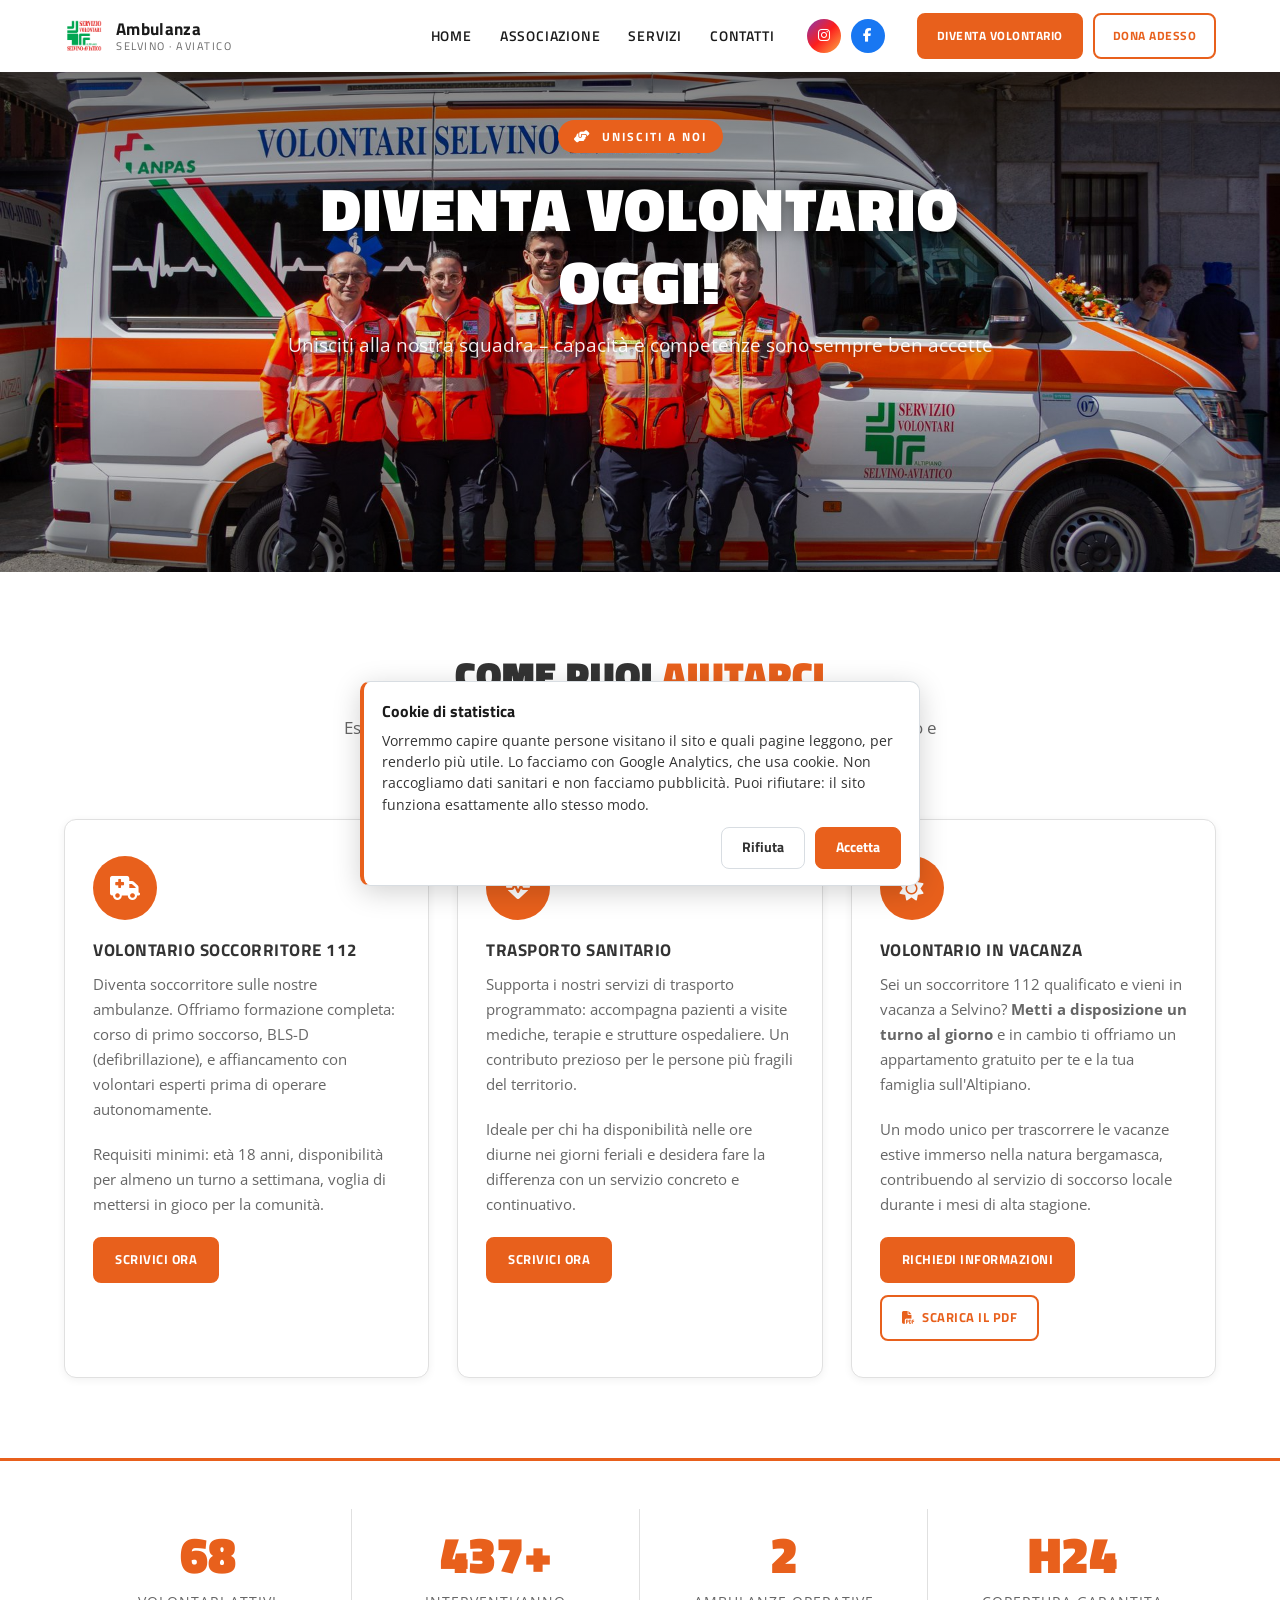
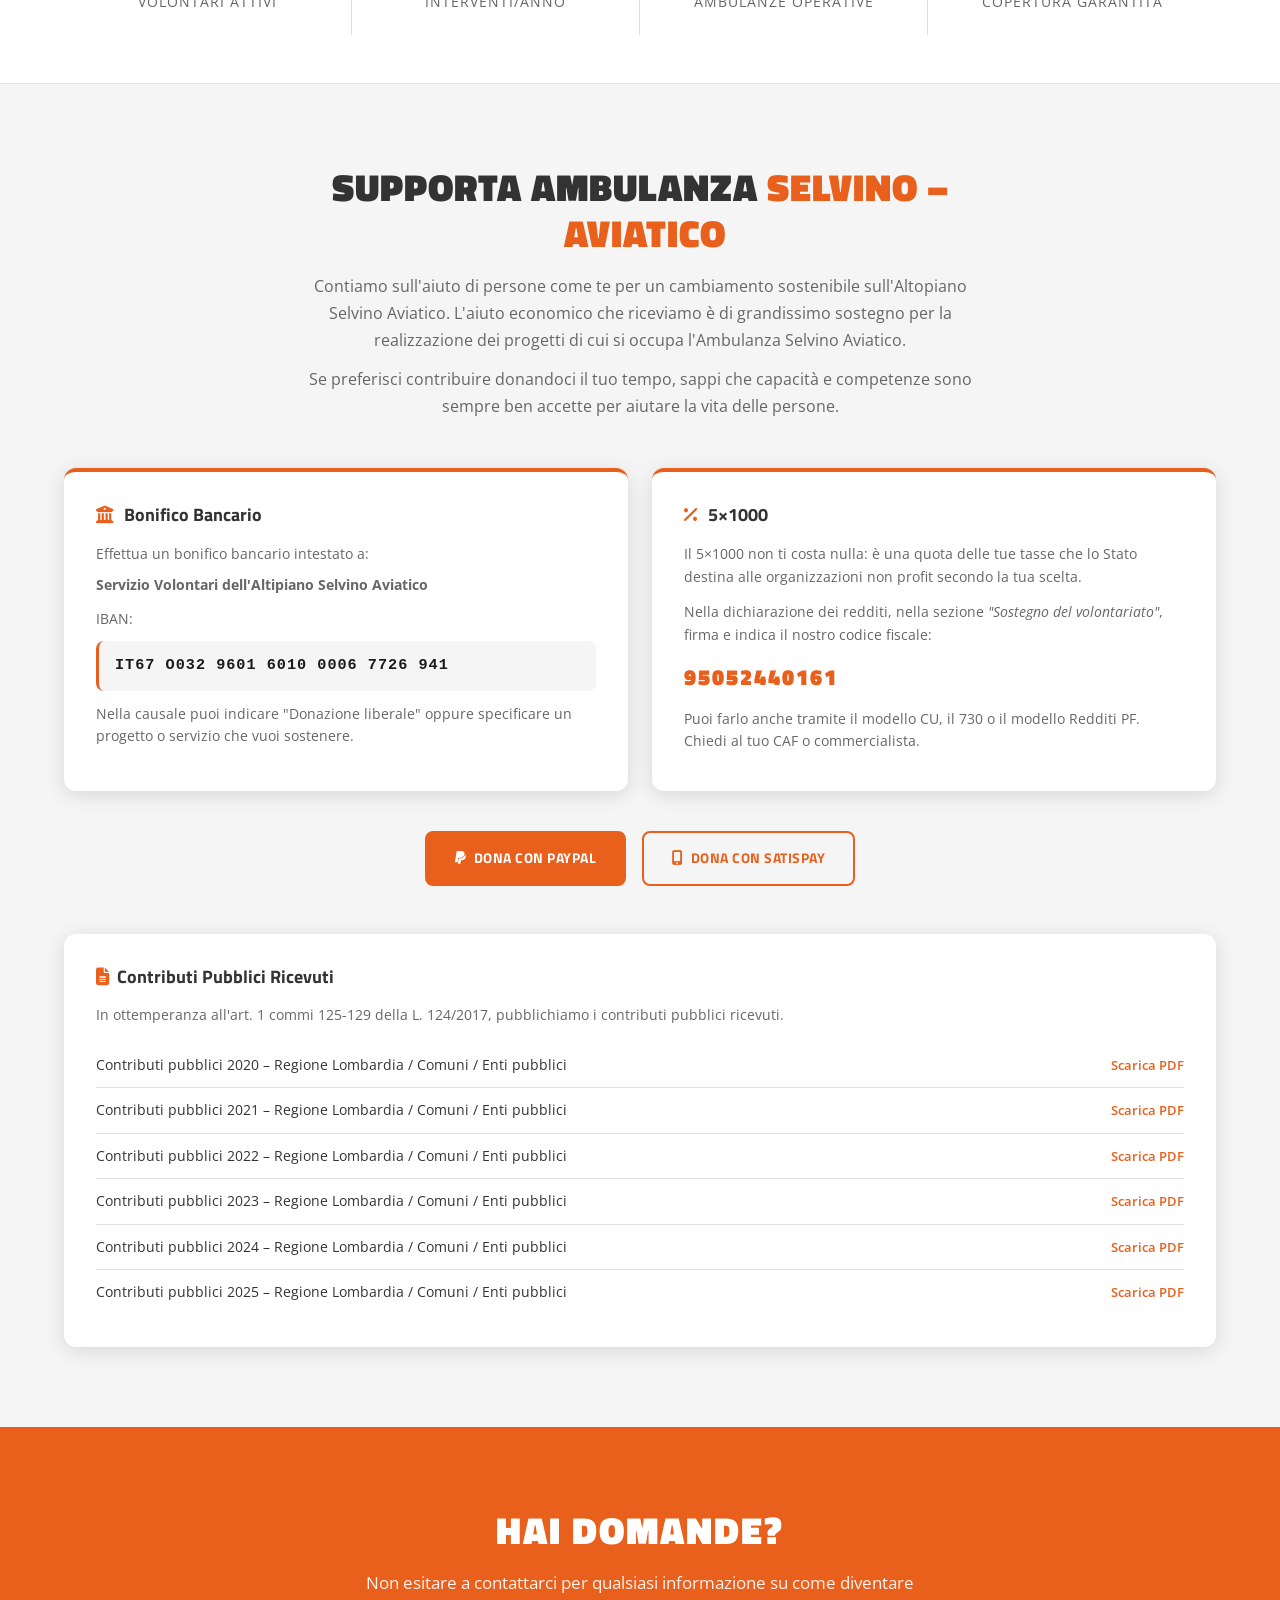
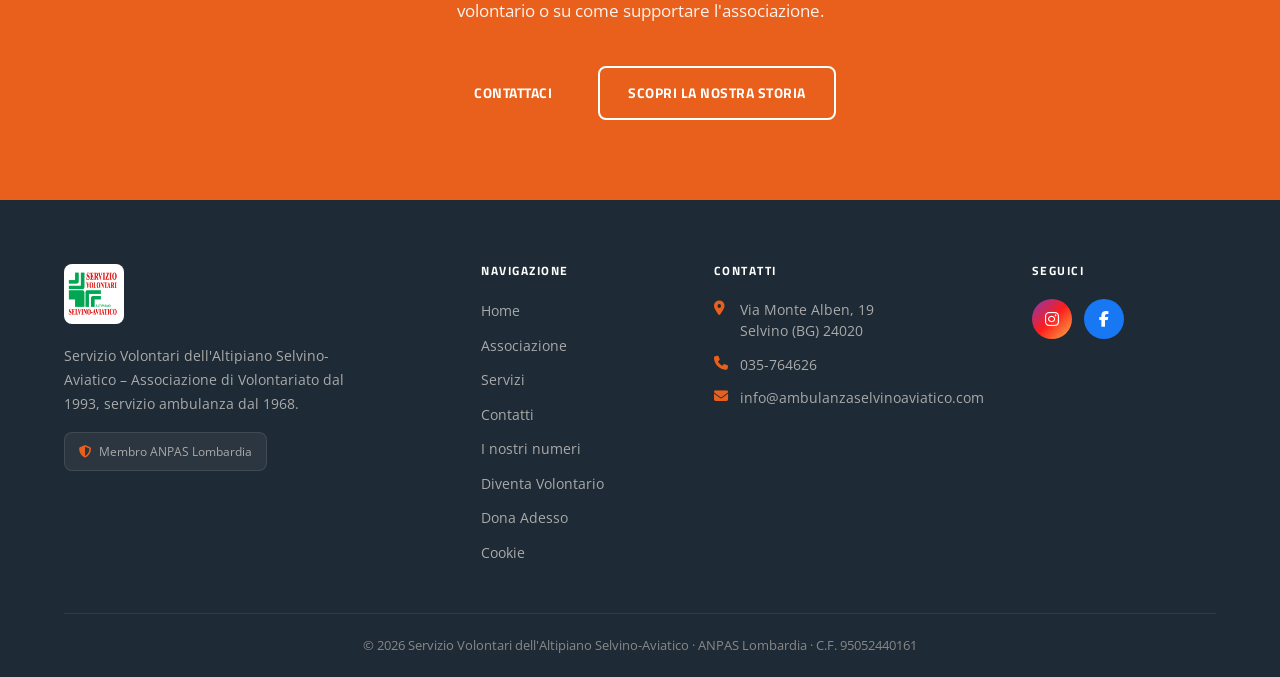
<file: volontario.html>
<!DOCTYPE html>
<html lang="it">
<head>
  <meta charset="UTF-8" />
  <meta name="viewport" content="width=device-width, initial-scale=1.0" />
  <title>Diventa Volontario | Ambulanza Selvino-Aviatico – Dona o Fai il 5×1000</title>
  <meta name="description" content="Unisciti ai ~70 volontari dell'Ambulanza Selvino-Aviatico (BG): soccorritore 112, trasporto sanitario o Volontario in Vacanza. Dona con IBAN, PayPal, Satispay o 5×1000 (CF 95052440161)." />

  <!-- Canonical & robots -->
  <link rel="canonical" href="https://www.ambulanzaselvinoaviatico.com/volontario.html" />
  <meta name="robots" content="index, follow" />
  <meta name="author" content="Associazione Ambulanza Selvino-Aviatico" />

  <!-- Geo meta -->
  <meta name="geo.region" content="IT-BG" />
  <meta name="geo.placename" content="Selvino, Bergamo, Lombardia" />

  <!-- Favicon -->
  <link rel="icon" type="image/png" href="images/logo.png" />
  <link rel="apple-touch-icon" href="images/logo.png" />

  <!-- Open Graph -->
  <meta property="og:title" content="Diventa Volontario | Ambulanza Selvino-Aviatico" />
  <meta property="og:description" content="Unisciti ai ~70 volontari dell'Altipiano Selvino-Aviatico. Soccorritore 112, trasporto sanitario o Volontario in Vacanza. Oppure sostienici con il 5×1000 (CF 95052440161)." />
  <meta property="og:image" content="https://www.ambulanzaselvinoaviatico.com/images/associazione/consiglio-direttivo.jpg" />
  <meta property="og:url" content="https://www.ambulanzaselvinoaviatico.com/volontario.html" />
  <meta property="og:type" content="website" />
  <meta property="og:locale" content="it_IT" />
  <meta property="og:site_name" content="Ambulanza Selvino-Aviatico" />

  <!-- Twitter Card -->
  <meta name="twitter:card" content="summary_large_image" />
  <meta name="twitter:title" content="Diventa Volontario | Ambulanza Selvino-Aviatico" />
  <meta name="twitter:description" content="Unisciti ai ~70 volontari. Soccorritore 112, trasporto o Volontario in Vacanza a Selvino." />
  <meta name="twitter:image" content="https://www.ambulanzaselvinoaviatico.com/images/associazione/consiglio-direttivo.jpg" />

  <!-- Font Awesome 6 -->
  <link rel="stylesheet" href="https://cdnjs.cloudflare.com/ajax/libs/font-awesome/6.5.0/css/all.min.css" />

  <!-- Stylesheet -->
  <link rel="stylesheet" href="css/style.css" />
</head>
<body>

  <!-- ============================================================
       HEADER
  ============================================================ -->
  <header class="site-header">
    <div class="container">
      <div class="header-inner">

        <a href="/" class="header-logo" aria-label="Torna alla home">
          <img src="images/logo.png" alt="Logo Ambulanza Selvino-Aviatico" />
          <div class="header-logo-text">
            <span class="logo-name">Ambulanza</span>
            <span class="logo-sub">Selvino&nbsp;&middot;&nbsp;Aviatico</span>
          </div>
        </a>

        <nav class="header-nav" aria-label="Navigazione principale">
          <ul class="nav-links">
            <li><a href="/">Home</a></li>
            <li><a href="associazione.html">Associazione</a></li>
            <li><a href="servizi.html">Servizi</a></li>
            <li><a href="contatti.html">Contatti</a></li>
          </ul>

          <div class="header-social">
            <a href="https://www.instagram.com/ambulanzaselvinoaviatico/" target="_blank" rel="noopener" class="social-icon instagram" aria-label="Instagram">
              <i class="fab fa-instagram"></i>
            </a>
            <a href="https://www.facebook.com/ambulanzaselvinoaviatico" target="_blank" rel="noopener" class="social-icon facebook" aria-label="Facebook">
              <i class="fab fa-facebook-f"></i>
            </a>
          </div>

          <div class="header-cta">
            <a href="volontario.html" class="btn btn-orange">Diventa Volontario</a>
            <a href="volontario.html#dona" class="btn btn-orange-outline">Dona Adesso</a>
          </div>
        </nav>

        <button class="hamburger" id="hamburger" aria-label="Apri menu" aria-expanded="false">
          <span></span>
          <span></span>
          <span></span>
        </button>

      </div>
    </div>

    <!-- Mobile nav -->
    <div class="mobile-nav" id="mobile-nav" aria-hidden="true">
      <ul class="nav-links">
        <li><a href="/">Home</a></li>
        <li><a href="associazione.html">Associazione</a></li>
        <li><a href="servizi.html">Servizi</a></li>
        <li><a href="contatti.html">Contatti</a></li>
      </ul>
      <div class="header-social">
        <a href="https://www.instagram.com/ambulanzaselvinoaviatico/" target="_blank" rel="noopener" class="social-icon instagram" aria-label="Instagram">
          <i class="fab fa-instagram"></i>
        </a>
        <a href="https://www.facebook.com/ambulanzaselvinoaviatico" target="_blank" rel="noopener" class="social-icon facebook" aria-label="Facebook">
          <i class="fab fa-facebook-f"></i>
        </a>
      </div>
      <div class="header-cta">
        <a href="volontario.html" class="btn btn-orange">Diventa Volontario</a>
        <a href="volontario.html#dona" class="btn btn-orange-outline">Dona Adesso</a>
      </div>
    </div>
  </header>

  <!-- ============================================================
       HERO
  ============================================================ -->
  <section class="hero" style="background-image: url('images/associazione/consiglio-direttivo.jpg'); background-position: center 40%; height: 500px; min-height: 400px;" aria-label="Sezione hero volontario">
    <div class="hero-content">
      <span class="tagline"><i class="fas fa-hands-helping"></i>&nbsp; Unisciti a Noi</span>
      <h1>Diventa Volontario Oggi!</h1>
      <p>Unisciti alla nostra squadra – capacità e competenze sono sempre ben accette</p>
      <div class="hero-buttons">
        <a href="#come-aiutarci" class="btn btn-orange">Come puoi aiutarci</a>
        <a href="#dona" class="btn btn-white-outline">Dona Adesso</a>
      </div>
    </div>
  </section>

  <!-- ============================================================
       COME PUOI AIUTARCI
  ============================================================ -->
  <section class="volunteer-section section-padding" id="come-aiutarci" aria-labelledby="vol-title">
    <div class="container">
      <div class="text-center">
        <h2 class="section-title" id="vol-title">Come Puoi <span class="text-orange">Aiutarci</span></h2>
        <p class="section-subtitle">Esistono diversi modi per contribuire alla nostra missione, in base al tempo e alle competenze che puoi mettere a disposizione.</p>
      </div>

      <div class="volunteer-grid">

        <!-- Card 1: Soccorritore 112 -->
        <article class="volunteer-card">
          <div class="vol-icon">
            <i class="fas fa-ambulance"></i>
          </div>
          <h3>Volontario Soccorritore 112</h3>
          <p>Diventa soccorritore sulle nostre ambulanze. Offriamo formazione completa: corso di primo soccorso, BLS-D (defibrillazione), e affiancamento con volontari esperti prima di operare autonomamente.</p>
          <p>Requisiti minimi: età 18 anni, disponibilità per almeno un turno a settimana, voglia di mettersi in gioco per la comunità.</p>
          <a href="mailto:info@ambulanzaselvinoaviatico.com?subject=Voglio%20diventare%20volontario%20112" class="btn btn-orange">Scrivici ora</a>
        </article>

        <!-- Card 2: Trasporto Sanitario -->
        <article class="volunteer-card">
          <div class="vol-icon">
            <i class="fas fa-heart-pulse"></i>
          </div>
          <h3>Trasporto Sanitario</h3>
          <p>Supporta i nostri servizi di trasporto programmato: accompagna pazienti a visite mediche, terapie e strutture ospedaliere. Un contributo prezioso per le persone più fragili del territorio.</p>
          <p>Ideale per chi ha disponibilità nelle ore diurne nei giorni feriali e desidera fare la differenza con un servizio concreto e continuativo.</p>
          <a href="mailto:info@ambulanzaselvinoaviatico.com?subject=Volontario%20trasporto%20sanitario" class="btn btn-orange">Scrivici ora</a>
        </article>

        <!-- Card 3: Volontario in Vacanza -->
        <article class="volunteer-card">
          <div class="vol-icon">
            <i class="fas fa-sun"></i>
          </div>
          <h3>Volontario in Vacanza</h3>
          <p>Sei un soccorritore 112 qualificato e vieni in vacanza a Selvino? <strong>Metti a disposizione un turno al giorno</strong> e in cambio ti offriamo un appartamento gratuito per te e la tua famiglia sull'Altipiano.</p>
          <p>Un modo unico per trascorrere le vacanze estive immerso nella natura bergamasca, contribuendo al servizio di soccorso locale durante i mesi di alta stagione.</p>
          <div style="display:flex; gap:12px; flex-wrap:wrap; margin-top:4px;">
            <a href="mailto:info@ambulanzaselvinoaviatico.com?subject=Volontario%20in%20vacanza%20Selvino" class="btn btn-orange">Richiedi informazioni</a>
            <a href="docs/volontariato-vacanza.pdf" target="_blank" rel="noopener" class="btn btn-orange-outline"><i class="fas fa-file-pdf"></i>&nbsp; Scarica il PDF</a>
          </div>
        </article>

      </div>
    </div>
  </section>

  <!-- ============================================================
       STATS BANNER
  ============================================================ -->
  <section class="stats-bar" aria-label="Statistiche volontari">
    <div class="container">
      <div class="stats-grid">
        <div class="stat-item">
          <span class="stat-number" data-target="70" data-suffix="">~70</span>
          <span class="stat-label">Volontari attivi</span>
        </div>
        <div class="stat-item">
          <span class="stat-number" data-target="450" data-suffix="+">450+</span>
          <span class="stat-label">Interventi/anno</span>
        </div>
        <div class="stat-item">
          <span class="stat-number" data-target="3" data-suffix="">3</span>
          <span class="stat-label">Ambulanze operative</span>
        </div>
        <div class="stat-item">
          <span class="stat-number">H24</span>
          <span class="stat-label">Copertura garantita</span>
        </div>
      </div>
    </div>
  </section>

  <!-- ============================================================
       DONA SECTION
  ============================================================ -->
  <section class="dona-section section-padding" id="dona" aria-labelledby="dona-title">
    <div class="container">

      <div class="dona-intro text-center">
        <h2 class="section-title" id="dona-title">Supporta Ambulanza <span class="text-orange">Selvino&nbsp;–&nbsp;Aviatico</span></h2>
        <p>Contiamo sull'aiuto di persone come te per un cambiamento sostenibile sull'Altopiano Selvino Aviatico. L'aiuto economico che riceviamo è di grandissimo sostegno per la realizzazione dei progetti di cui si occupa l'Ambulanza Selvino Aviatico.</p>
        <p style="margin-top: 12px;">Se preferisci contribuire donandoci il tuo tempo, sappi che capacità e competenze sono sempre ben accette per aiutare la vita delle persone.</p>
      </div>

      <div class="dona-grid">

        <!-- Bonifico -->
        <div class="dona-box">
          <h3><i class="fas fa-building-columns"></i> Bonifico Bancario</h3>
          <p>Effettua un bonifico bancario intestato a:</p>
          <p><strong>Servizio Volontari dell'Altipiano Selvino Aviatico</strong></p>
          <p style="margin-top: 12px; font-size: 0.85rem; color: var(--text-light);">IBAN:</p>
          <div class="iban-display">IT67 O032 9601 6010 0006 7726 941</div>
          <p style="font-size: 0.85rem; color: var(--text-light);">Nella causale puoi indicare "Donazione liberale" oppure specificare un progetto o servizio che vuoi sostenere.</p>
        </div>

        <!-- 5x1000 -->
        <div class="dona-box">
          <h3><i class="fas fa-percent"></i> 5&times;1000</h3>
          <p>Il 5&times;1000 non ti costa nulla: è una quota delle tue tasse che lo Stato destina alle organizzazioni non profit secondo la tua scelta.</p>
          <p style="margin-top: 12px; font-size: 0.9rem;">Nella dichiarazione dei redditi, nella sezione <em>"Sostegno del volontariato"</em>, firma e indica il nostro codice fiscale:</p>
          <div class="cf-display">95052440161</div>
          <p style="font-size: 0.85rem; color: var(--text-light);">Puoi farlo anche tramite il modello CU, il 730 o il modello Redditi PF. Chiedi al tuo CAF o commercialista.</p>
        </div>

      </div>

      <!-- PayPal / Satispay -->
      <div class="dona-buttons">
        <a href="https://www.paypal.com/donate" target="_blank" rel="noopener" class="btn btn-orange">
          <i class="fab fa-paypal"></i>&nbsp; Dona con PayPal
        </a>
        <a href="https://www.satispay.com" target="_blank" rel="noopener" class="btn btn-orange-outline">
          <i class="fas fa-mobile-screen-button"></i>&nbsp; Dona con Satispay
        </a>
      </div>

      <!-- Contributi pubblici -->
      <div class="contributi-section">
        <h3><i class="fas fa-file-alt" style="color: var(--orange); margin-right: 8px;"></i>Contributi Pubblici Ricevuti</h3>
        <p style="font-size: 0.88rem; color: var(--text-light); margin-bottom: 16px;">In ottemperanza all'art. 1 commi 125-129 della L. 124/2017, pubblichiamo i contributi pubblici ricevuti.</p>
        <ul class="contributi-list">
          <li>
            <span>Contributi pubblici 2020 – Regione Lombardia / Comuni / Enti pubblici</span>
            <a href="docs/contributi-pubblici-2020.pdf" target="_blank" rel="noopener" aria-label="Documento contributi 2020">Scarica PDF</a>
          </li>
          <li>
            <span>Contributi pubblici 2021 – Regione Lombardia / Comuni / Enti pubblici</span>
            <a href="docs/contributi-pubblici-2021.pdf" target="_blank" rel="noopener" aria-label="Documento contributi 2021">Scarica PDF</a>
          </li>
          <li>
            <span>Contributi pubblici 2022 – Regione Lombardia / Comuni / Enti pubblici</span>
            <a href="docs/contributi-pubblici-2022.pdf" target="_blank" rel="noopener" aria-label="Documento contributi 2022">Scarica PDF</a>
          </li>
          <li>
            <span>Contributi pubblici 2023 – Regione Lombardia / Comuni / Enti pubblici</span>
            <a href="docs/contributi-pubblici-2023.pdf" target="_blank" rel="noopener" aria-label="Documento contributi 2023">Scarica PDF</a>
          </li>
          <li>
            <span>Contributi pubblici 2024 – Regione Lombardia / Comuni / Enti pubblici</span>
            <a href="docs/contributi-pubblici-2024.pdf" target="_blank" rel="noopener" aria-label="Documento contributi 2024">Scarica PDF</a>
          </li>
          <li>
            <span>Contributi pubblici 2025 – Regione Lombardia / Comuni / Enti pubblici</span>
            <a href="docs/contributi-pubblici-2025.pdf" target="_blank" rel="noopener" aria-label="Documento contributi 2025">Scarica PDF</a>
          </li>
        </ul>
      </div>

    </div>
  </section>

  <!-- ============================================================
       CTA FINALE
  ============================================================ -->
  <section class="join-banner" aria-labelledby="cta-vol-title">
    <div class="container">
      <h2 id="cta-vol-title">Hai Domande?</h2>
      <p>Non esitare a contattarci per qualsiasi informazione su come diventare volontario o su come supportare l'associazione.</p>
      <div class="join-buttons">
        <a href="contatti.html" class="btn btn-orange">Contattaci</a>
        <a href="associazione.html" class="btn btn-white-outline">Scopri la nostra storia</a>
      </div>
    </div>
  </section>

  <!-- ============================================================
       FOOTER
  ============================================================ -->
  <footer class="site-footer" aria-label="Piè di pagina">
    <div class="container">
      <div class="footer-grid">

        <div class="footer-brand">
          <img src="images/logo.png" alt="Logo Ambulanza Selvino-Aviatico" class="footer-logo" />
          <p>Servizio Volontari dell'Altipiano Selvino-Aviatico – Associazione di Volontariato dal 1993, servizio ambulanza dal 1968.</p>
          <div class="footer-anpas-badge">
            <i class="fas fa-shield-halved"></i>
            <span>Membro ANPAS Lombardia</span>
          </div>
        </div>

        <div class="footer-col">
          <h4>Navigazione</h4>
          <nav class="footer-nav" aria-label="Navigazione footer">
            <a href="/">Home</a>
            <a href="associazione.html">Associazione</a>
            <a href="servizi.html">Servizi</a>
            <a href="contatti.html">Contatti</a>
            <a href="numeri.html">I nostri numeri</a>
            <a href="volontario.html">Diventa Volontario</a>
            <a href="volontario.html#dona">Dona Adesso</a>
            <a href="#cookie">Cookie</a>
          </nav>
        </div>

        <div class="footer-col">
          <h4>Contatti</h4>
          <ul class="footer-contact-list">
            <li>
              <i class="fas fa-location-dot"></i>
              <span>Via Monte Alben, 19<br>Selvino (BG) 24020</span>
            </li>
            <li>
              <i class="fas fa-phone"></i>
              <a href="tel:035764626">035-764626</a>
            </li>
            <li>
              <i class="fas fa-envelope"></i>
              <a href="mailto:info@ambulanzaselvinoaviatico.com">info@ambulanzaselvinoaviatico.com</a>
            </li>
          </ul>
        </div>

        <div class="footer-col">
          <h4>Seguici</h4>
          <div class="footer-social">
            <a href="https://www.instagram.com/ambulanzaselvinoaviatico/" target="_blank" rel="noopener" class="social-icon instagram" aria-label="Instagram">
              <i class="fab fa-instagram"></i>
            </a>
            <a href="https://www.facebook.com/ambulanzaselvinoaviatico" target="_blank" rel="noopener" class="social-icon facebook" aria-label="Facebook">
              <i class="fab fa-facebook-f"></i>
            </a>
          </div>
        </div>

      </div>
    </div>
    <div class="footer-bottom">
      <div class="container">
        <span>&copy; 2026 Servizio Volontari dell'Altipiano Selvino-Aviatico &middot; ANPAS Lombardia &middot; C.F. 95052440161</span>
      </div>
    </div>
  </footer>

  <script src="js/main.js"></script>
  <script src="js/analytics.js" defer></script>
</body>
</html>
</file>
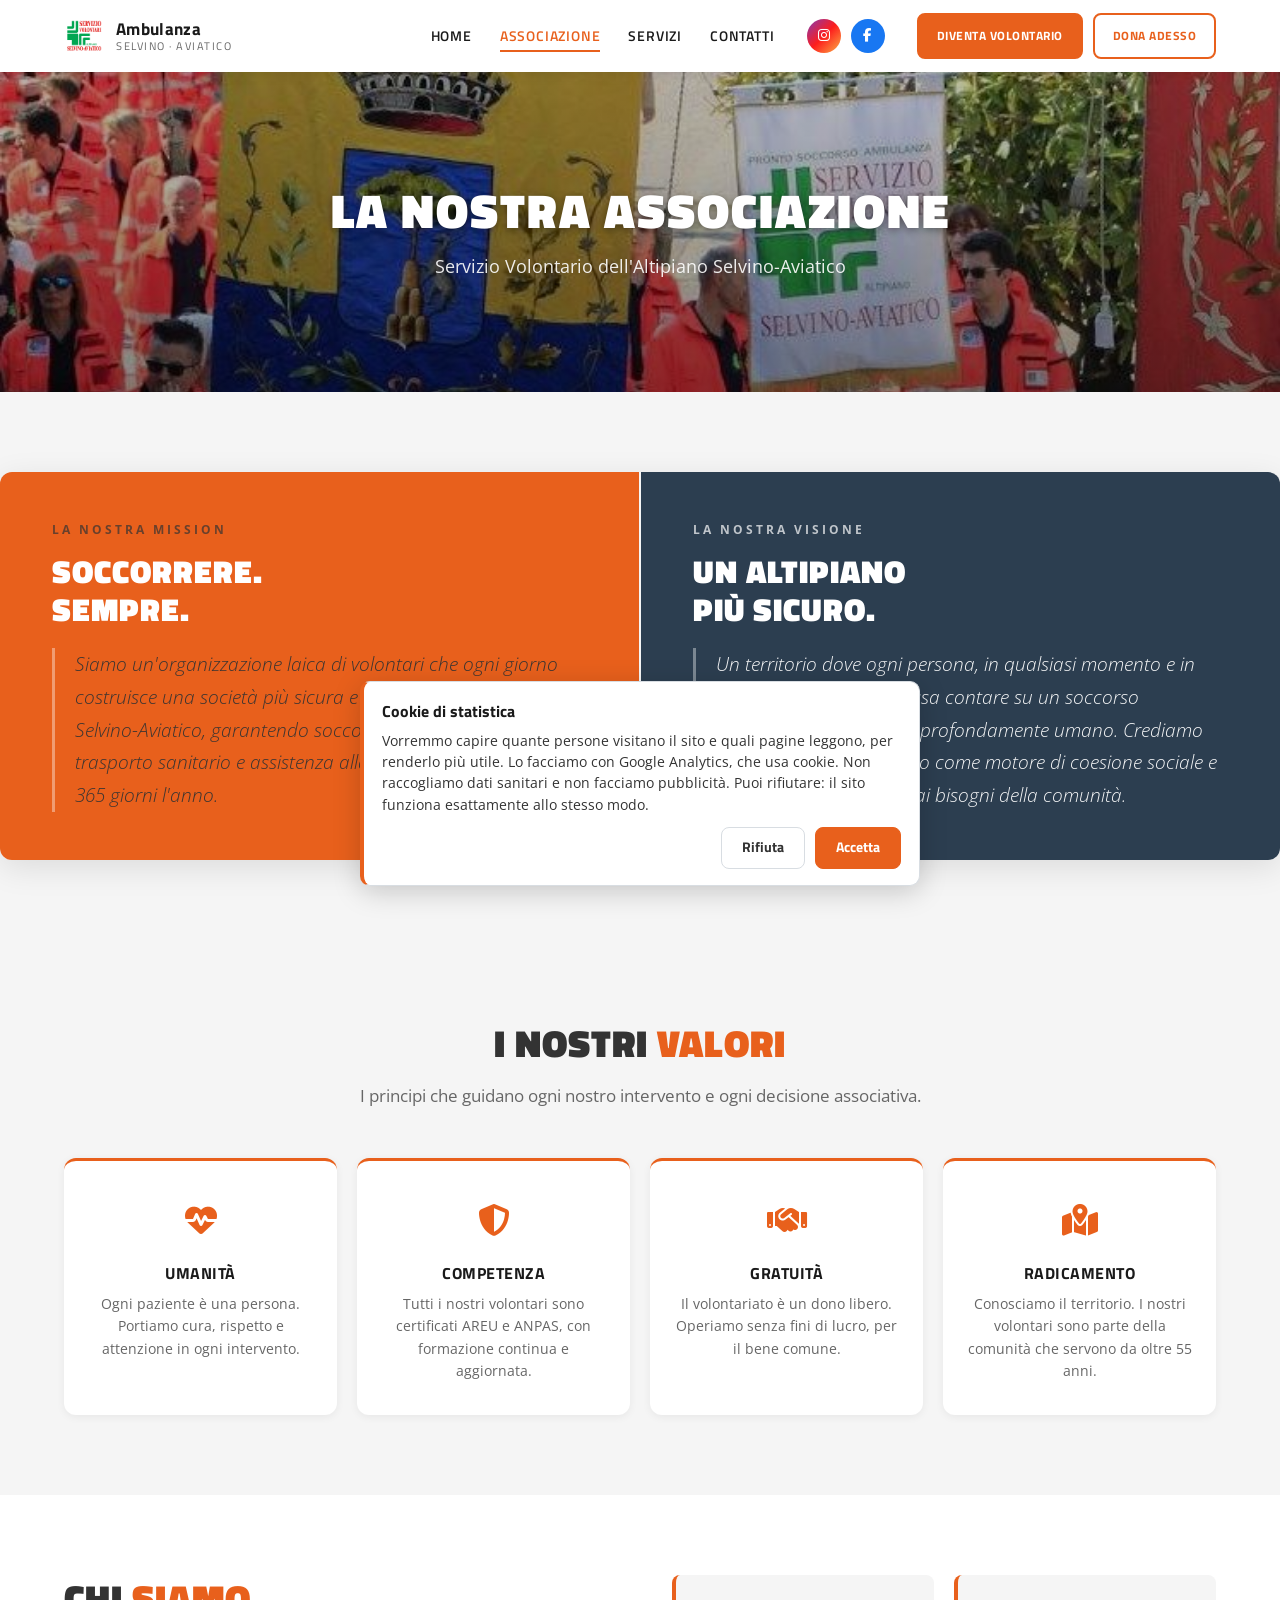
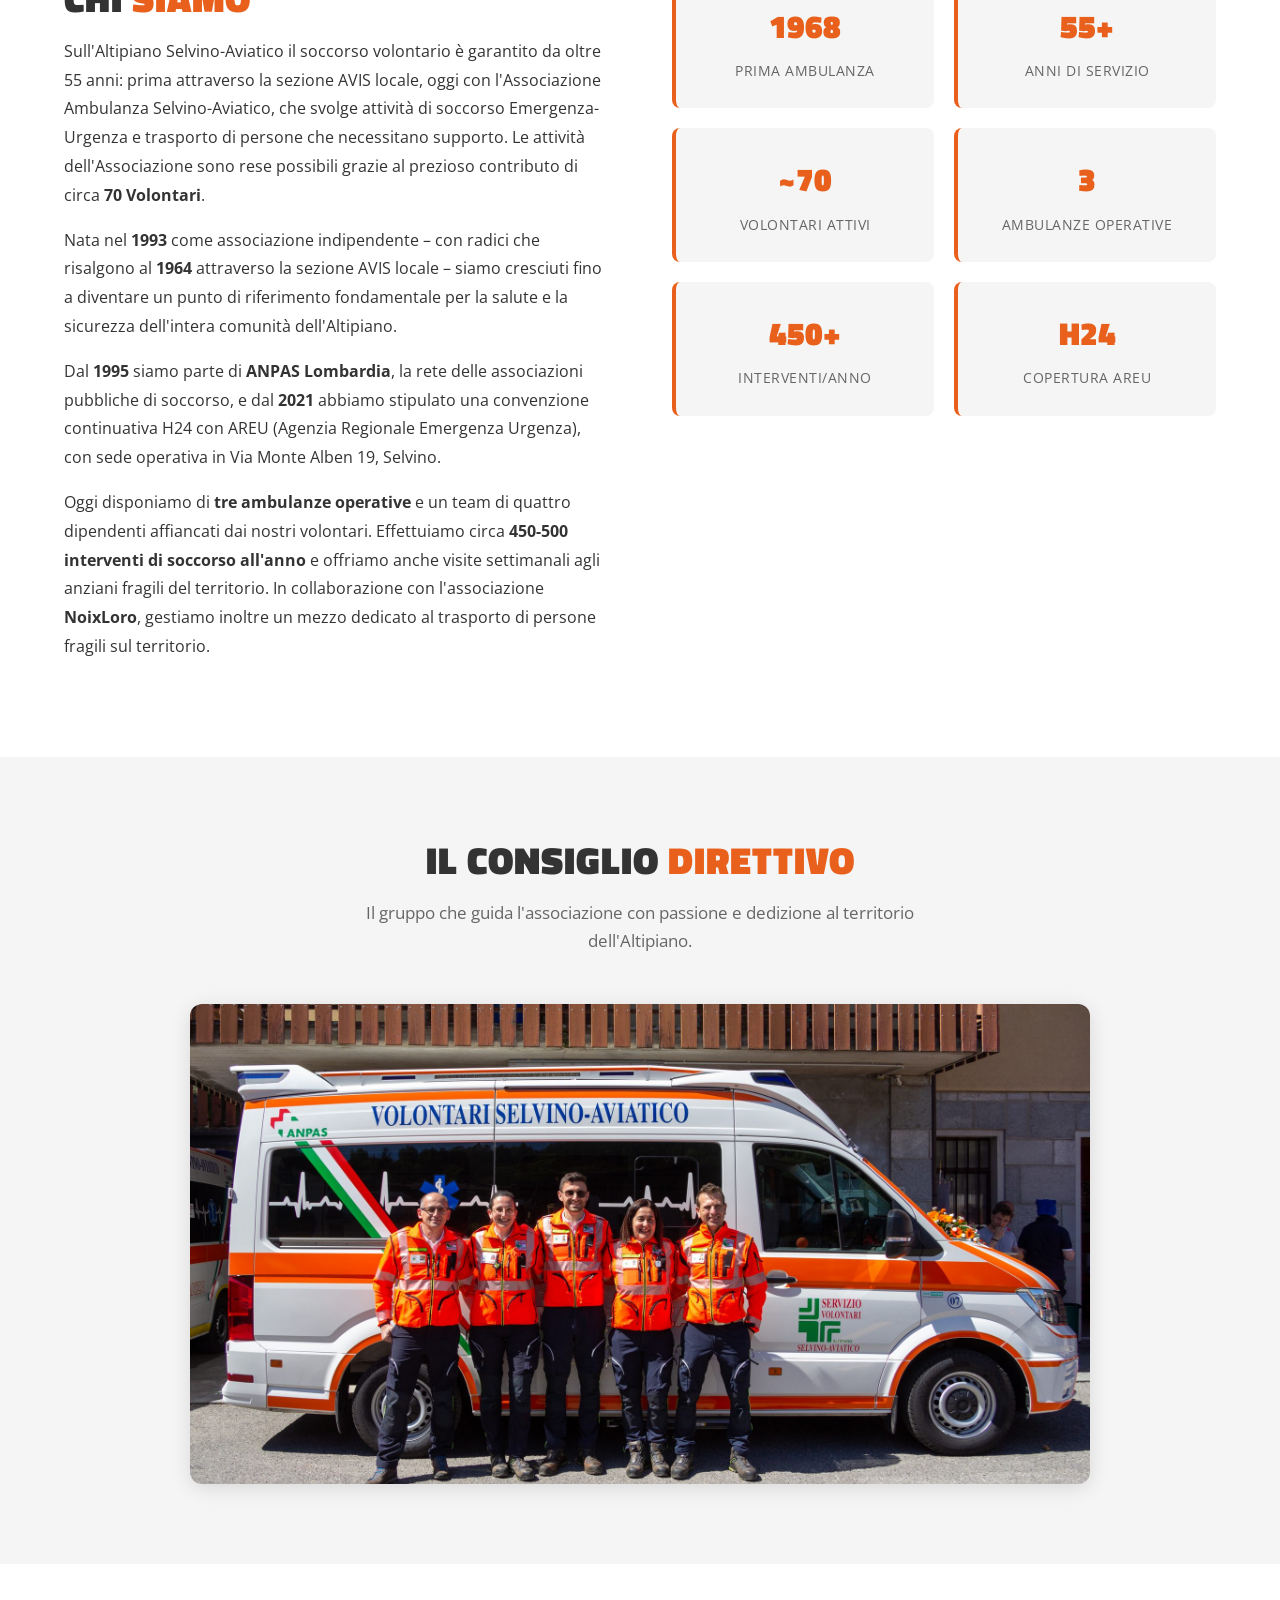
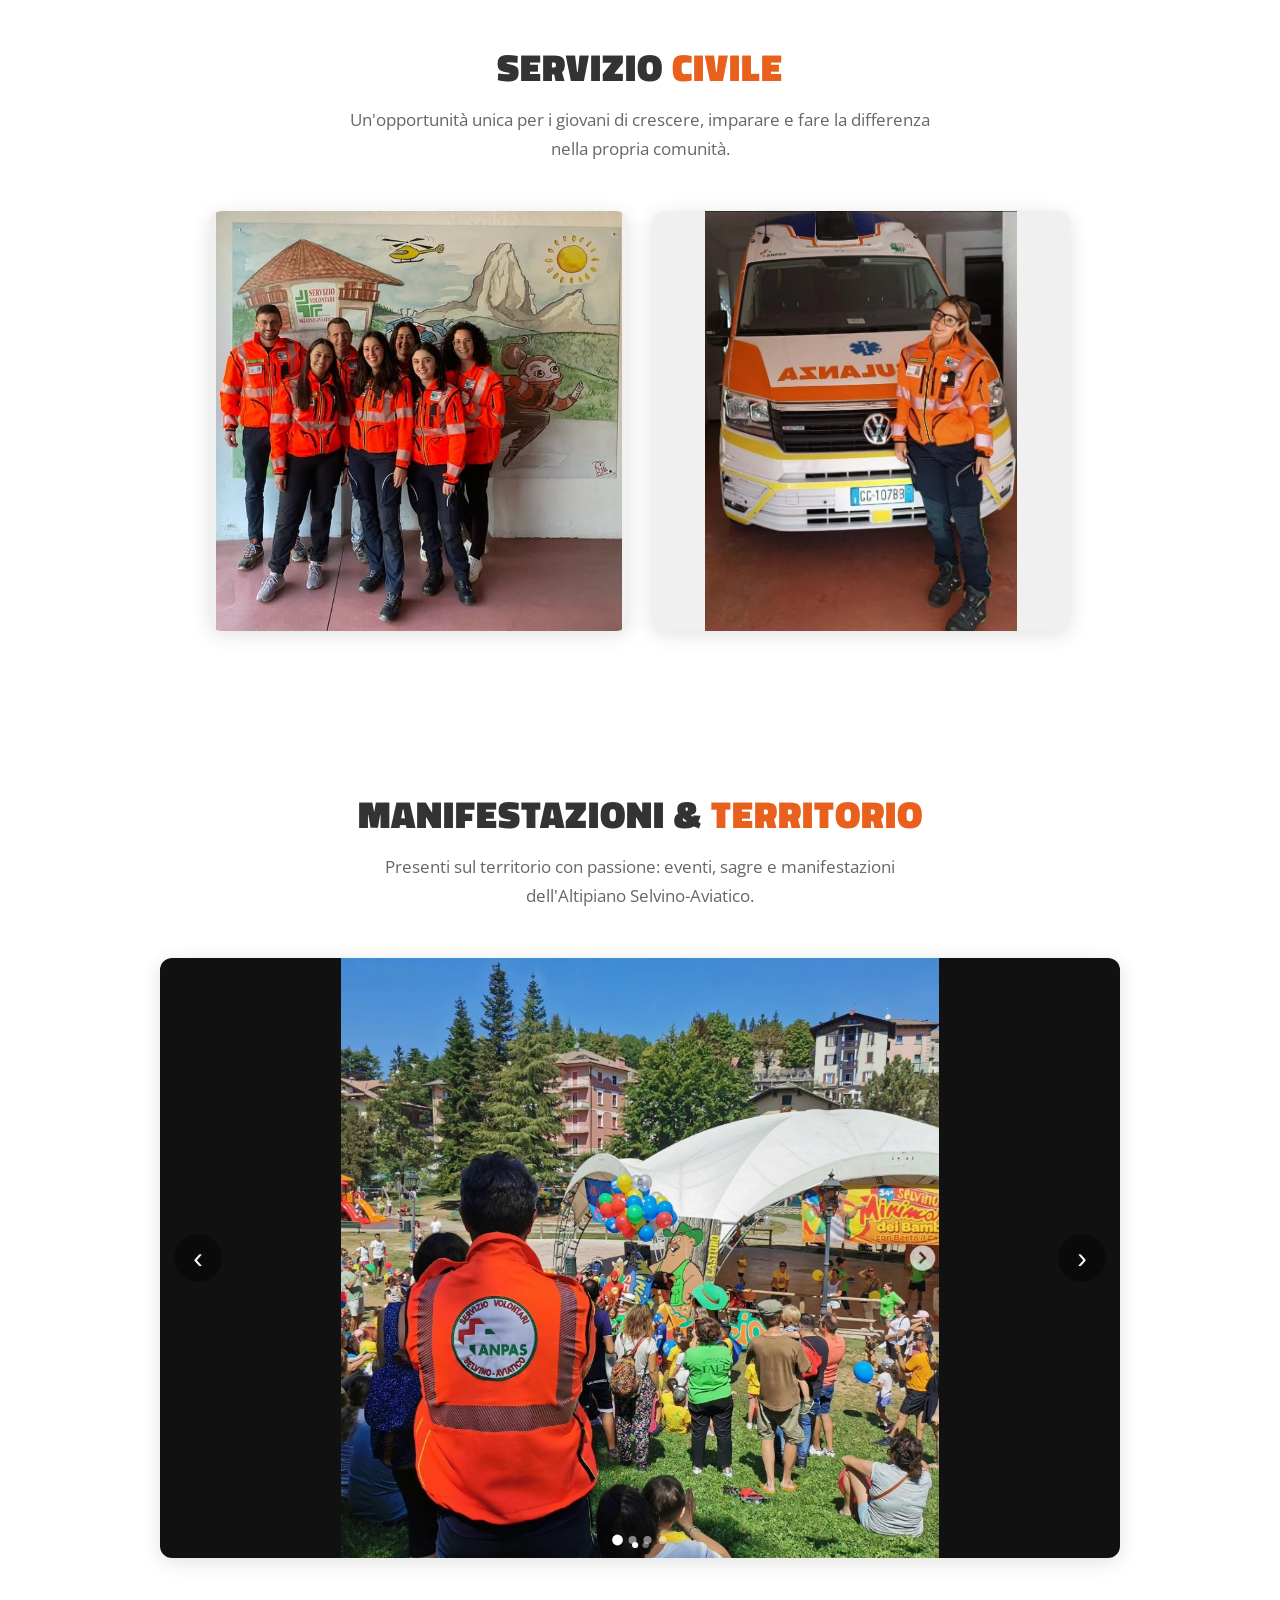
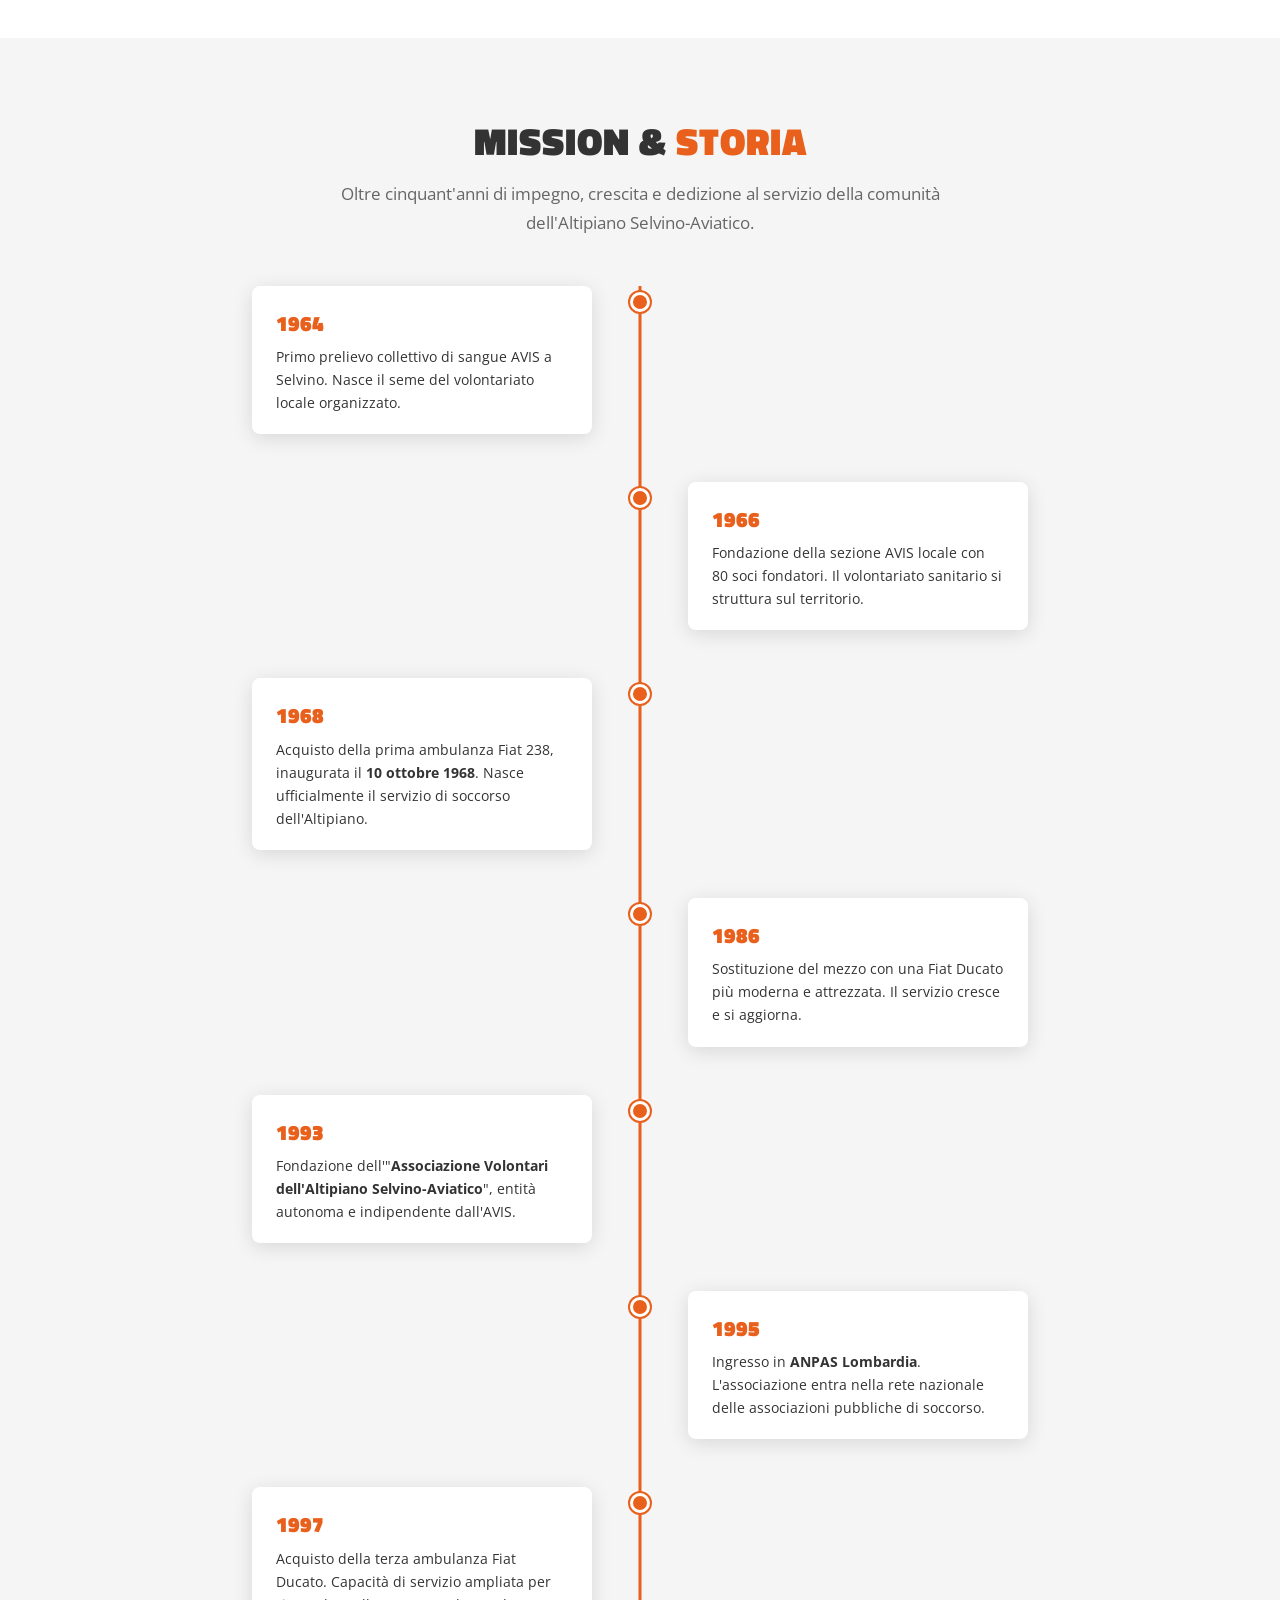
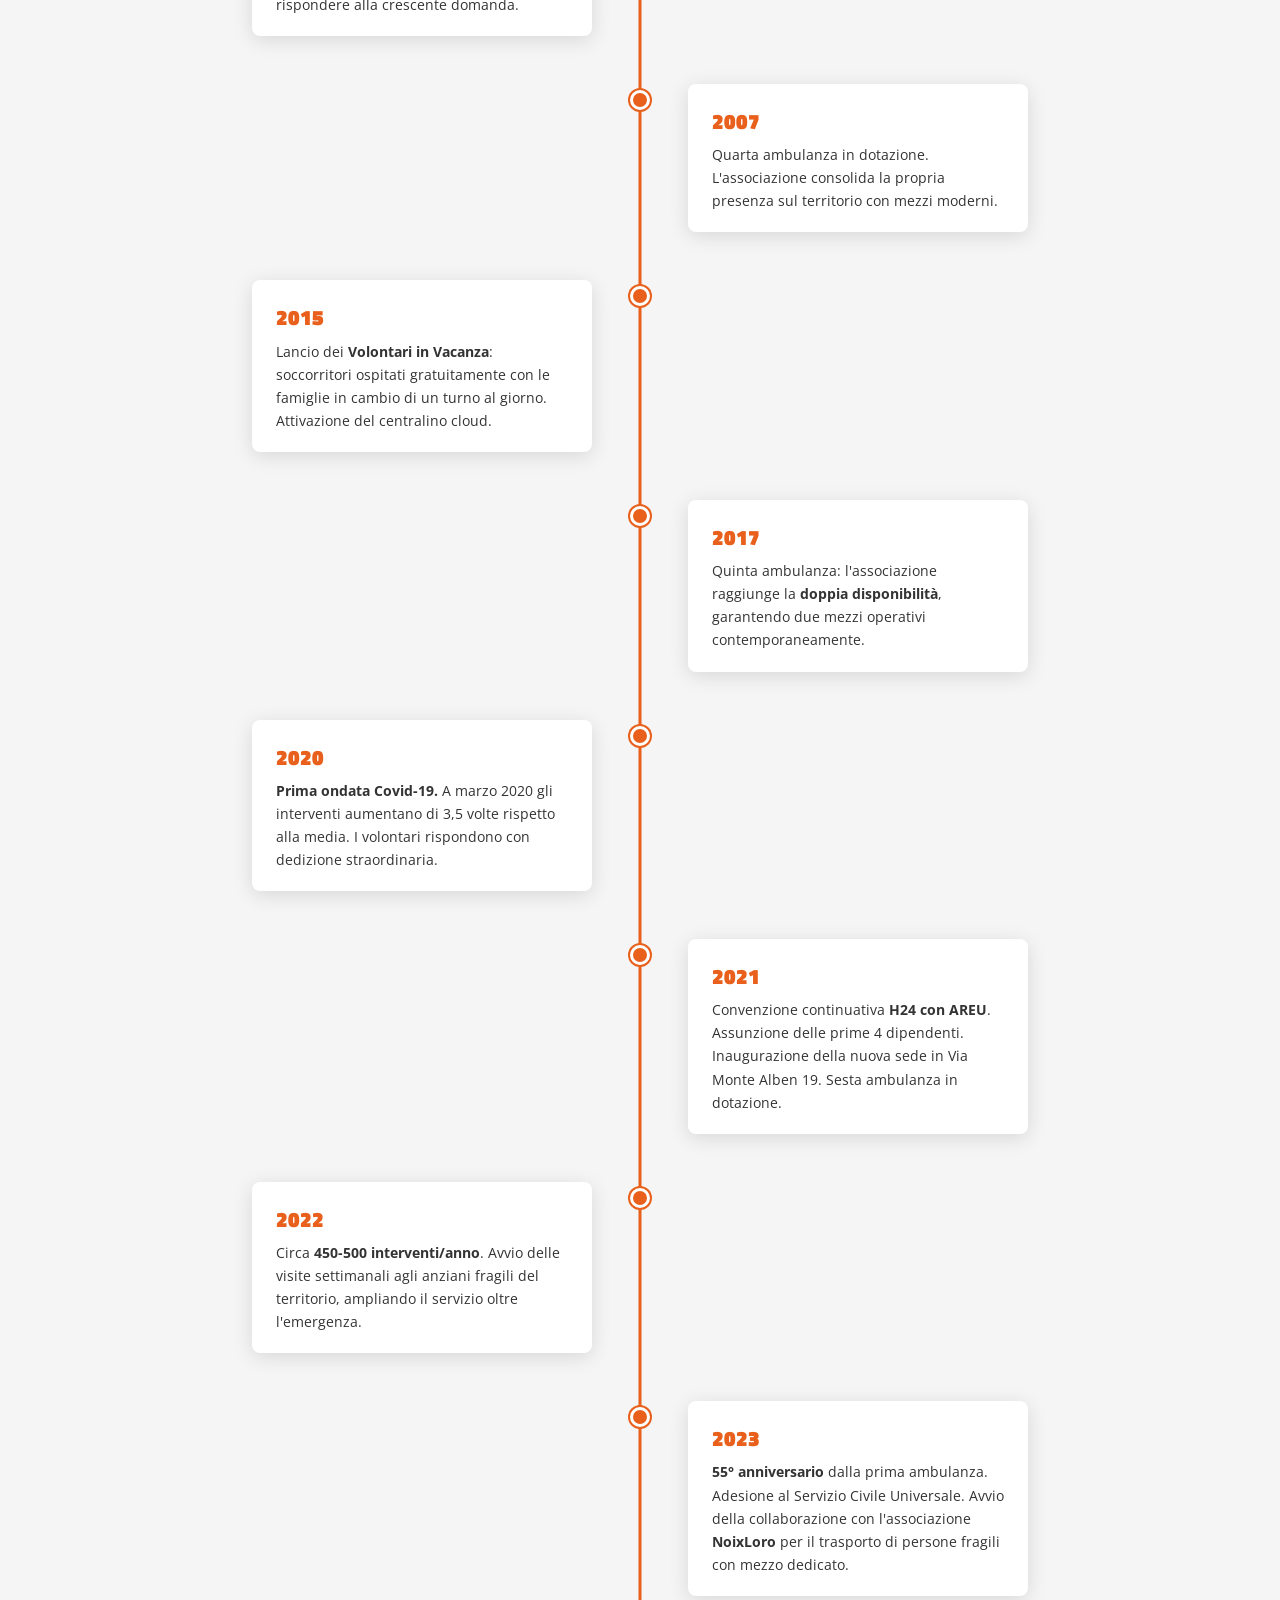
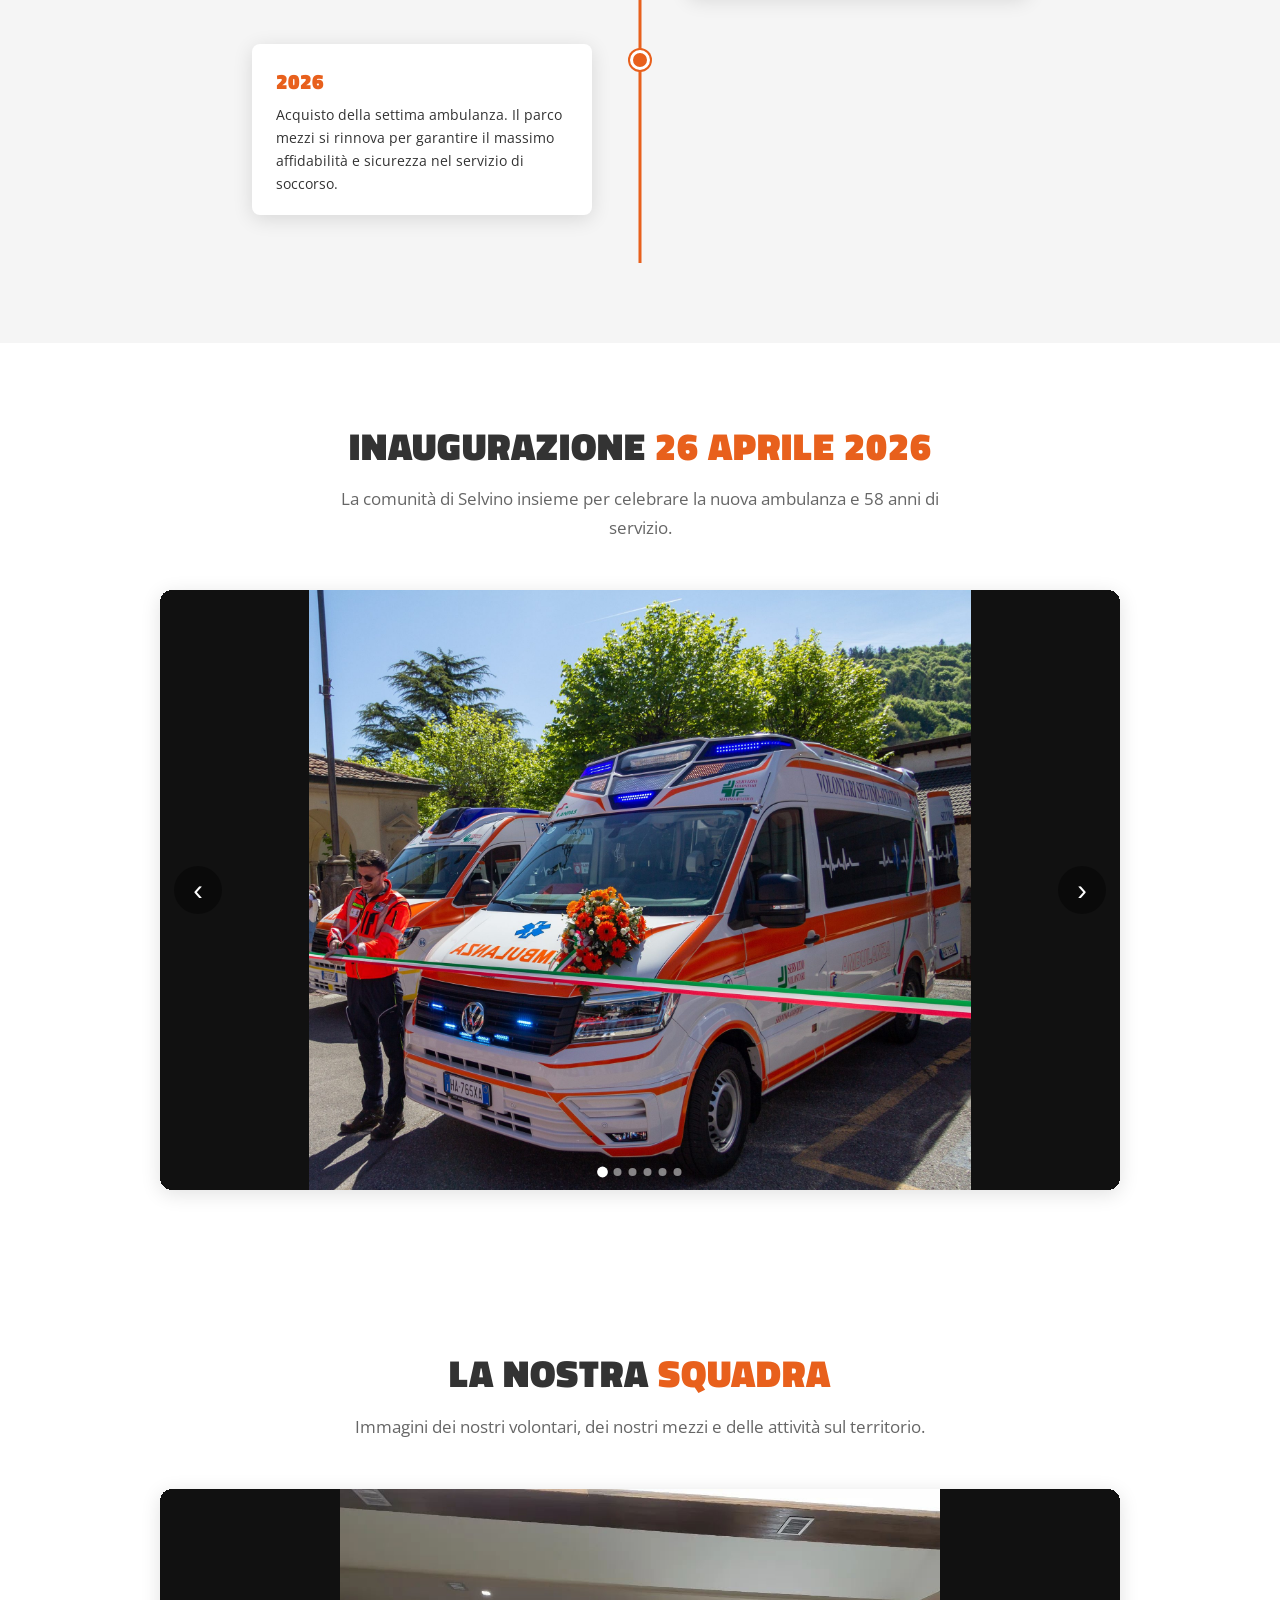
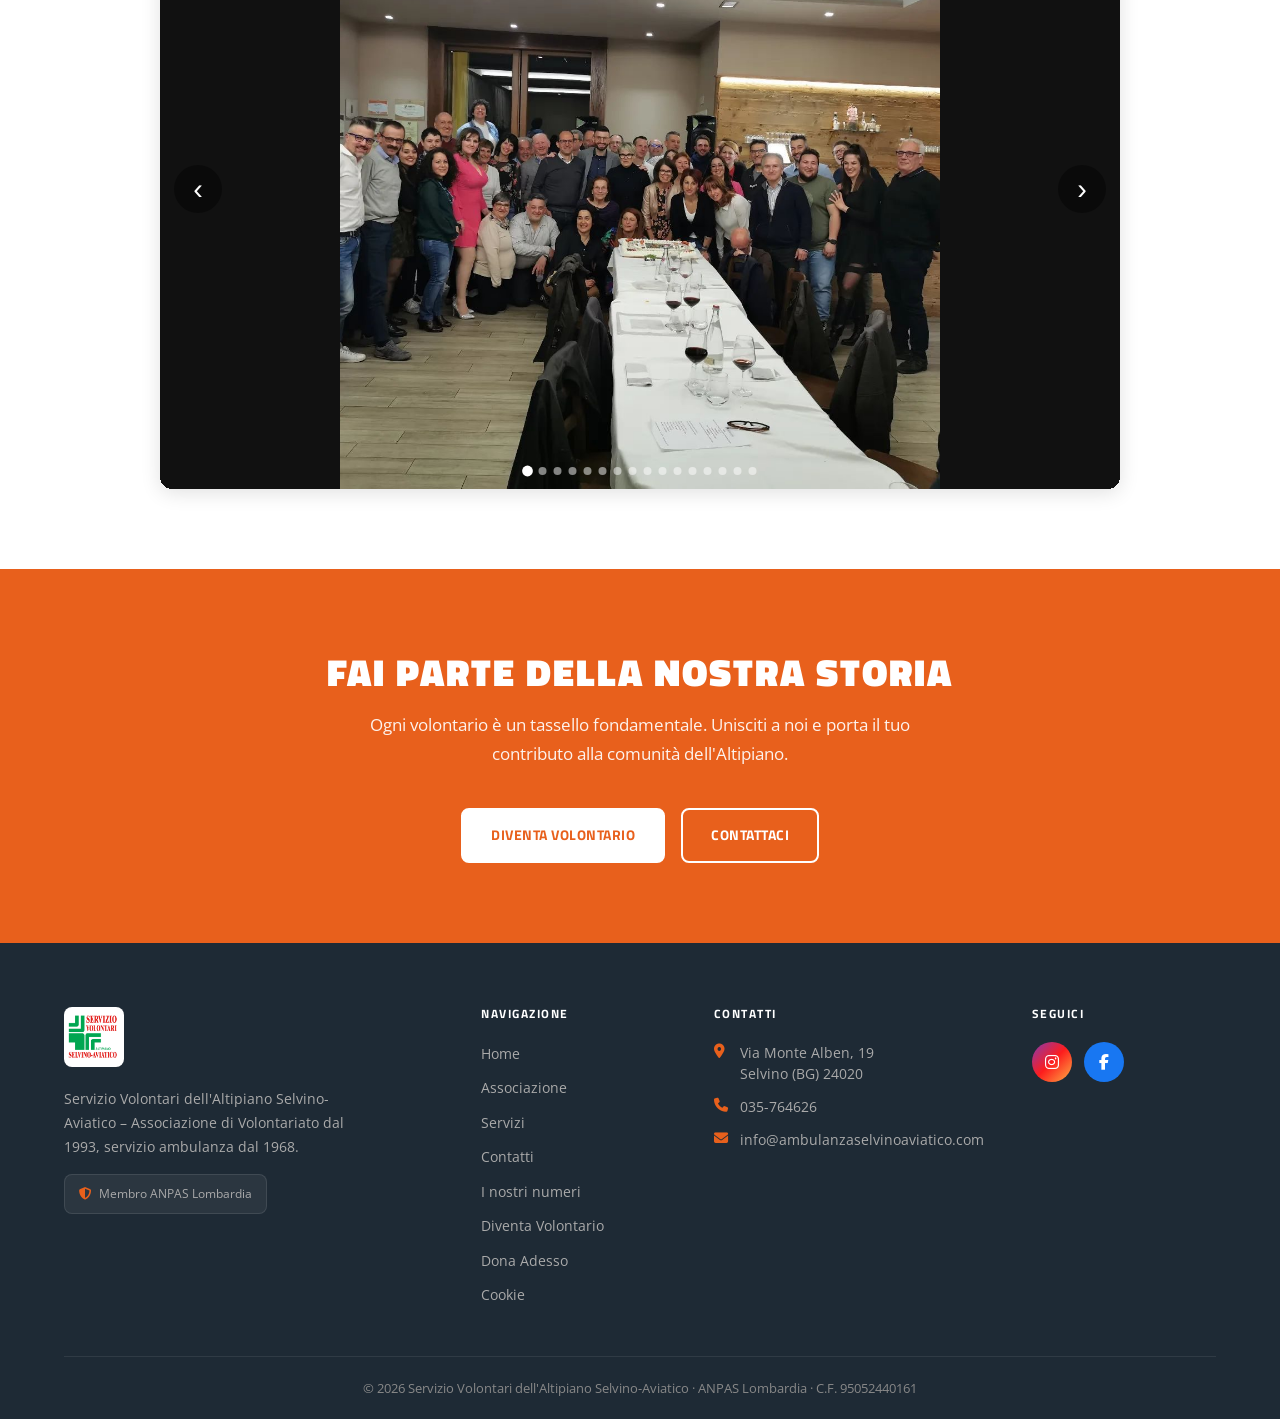
<file: who-we-are.html>
<!DOCTYPE html>
<html lang="it">
<head>
<meta charset="utf-8">
<!-- Indirizzo del vecchio sito Wix, rimasto nell'indice di Google. GitHub Pages
     non fa redirect lato server: un meta refresh a zero secondi e' quello che
     Google tratta come redirect permanente, e il canonical lo rinforza.
     Niente noindex: insieme al canonical darebbe a Google due segnali opposti.
     Non va in sitemap.xml e non carica analytics. -->
<title>Pagina spostata - Ambulanza Selvino-Aviatico</title>
<link rel="canonical" href="https://www.ambulanzaselvinoaviatico.com/associazione.html">
<meta http-equiv="refresh" content="0; url=/associazione.html">
<script>location.replace('/associazione.html');</script>
</head>
<body>
<p>Questa pagina si &egrave; spostata: <a href="/associazione.html">vai a L'Associazione</a>.</p>
</body>
</html>
</file>
<file: css/style.css>
/* ============================================================
   Ambulanza Selvino-Aviatico – Main Stylesheet
   ============================================================ */

/* Google Fonts */
@import url('https://fonts.googleapis.com/css2?family=Titillium+Web:wght@300;400;600;700;900&family=Open+Sans:wght@400;500;600&display=swap');

/* ============================================================
   CSS Custom Properties
   ============================================================ */
:root {
  --orange: #E8601C;
  --orange-dark: #c04d14;
  --green: #1A8B3C;
  --red: #CC0000;
  --dark: #1a1a1a;
  --dark-2: #111111;
  --gray: #f5f5f5;
  --gray-2: #e0e0e0;
  --text: #333333;
  --text-light: #666666;
  --white: #ffffff;
  --shadow: 0 4px 20px rgba(0,0,0,0.12);
  --shadow-hover: 0 8px 32px rgba(0,0,0,0.2);
  --radius: 8px;
  --transition: all 0.3s ease;
}

/* ============================================================
   Reset & Base
   ============================================================ */
*, *::before, *::after {
  box-sizing: border-box;
  margin: 0;
  padding: 0;
}

html {
  scroll-behavior: smooth;
  font-size: 16px;
}

body {
  font-family: 'Open Sans', sans-serif;
  color: var(--text);
  line-height: 1.7;
  background: var(--white);
  overflow-x: hidden;
}

h1, h2, h3, h4, h5, h6 {
  font-family: 'Titillium Web', sans-serif;
  line-height: 1.2;
}

a {
  text-decoration: none;
  color: inherit;
  transition: var(--transition);
}

img {
  max-width: 100%;
  height: auto;
  display: block;
}

ul {
  list-style: none;
}

/* ============================================================
   Utility Classes
   ============================================================ */
.container {
  max-width: 1200px;
  margin: 0 auto;
  padding: 0 24px;
}

.section-padding {
  padding: 80px 0;
}

.section-title {
  font-family: 'Titillium Web', sans-serif;
  font-size: clamp(1.6rem, 3vw, 2.4rem);
  font-weight: 800;
  text-transform: uppercase;
  letter-spacing: 1px;
  margin-bottom: 16px;
}

.section-subtitle {
  font-size: 1.05rem;
  color: var(--text-light);
  max-width: 600px;
  margin-bottom: 48px;
}

.text-orange {
  color: var(--orange);
}

.text-center {
  text-align: center;
}

.text-center .section-subtitle {
  margin-left: auto;
  margin-right: auto;
}

/* Buttons */
.btn {
  display: inline-block;
  padding: 13px 28px;
  border-radius: var(--radius);
  font-family: 'Titillium Web', sans-serif;
  font-weight: 700;
  font-size: 0.9rem;
  text-transform: uppercase;
  letter-spacing: 0.5px;
  cursor: pointer;
  border: 2px solid transparent;
  transition: var(--transition);
  white-space: nowrap;
}

.btn-orange {
  background: var(--orange);
  color: var(--white);
  border-color: var(--orange);
}
.btn-orange:hover {
  background: var(--orange-dark);
  border-color: var(--orange-dark);
  transform: translateY(-2px);
  box-shadow: 0 6px 20px rgba(232,96,28,0.4);
}

.btn-orange-outline {
  background: transparent;
  color: var(--orange);
  border-color: var(--orange);
}
.btn-orange-outline:hover {
  background: var(--orange);
  color: var(--white);
  transform: translateY(-2px);
}

.btn-white {
  background: var(--white);
  color: var(--orange);
  border-color: var(--white);
}
.btn-white:hover {
  background: transparent;
  color: var(--white);
  transform: translateY(-2px);
}

.btn-white-outline {
  background: transparent;
  color: var(--white);
  border-color: var(--white);
}
.btn-white-outline:hover {
  background: var(--white);
  color: var(--dark);
  transform: translateY(-2px);
}

/* ============================================================
   HEADER
   ============================================================ */
.site-header {
  position: sticky;
  top: 0;
  z-index: 1000;
  background: var(--white);
  box-shadow: 0 2px 12px rgba(0,0,0,0.10);
}

.header-inner {
  display: flex;
  align-items: center;
  justify-content: space-between;
  height: 72px;
  gap: 16px;
}

/* Logo */
.header-logo {
  flex-shrink: 0;
  display: flex;
  align-items: center;
  gap: 10px;
  text-decoration: none;
}
.header-logo img {
  height: 42px;
  width: auto;
  object-fit: contain;
  flex-shrink: 0;
}
.header-logo-text {
  display: flex;
  flex-direction: column;
  line-height: 1.2;
  white-space: nowrap;
}
.header-logo-text .logo-name {
  font-family: 'Titillium Web', sans-serif;
  font-weight: 700;
  font-size: 1.05rem;
  color: var(--dark);
  letter-spacing: 0.3px;
}
.header-logo-text .logo-sub {
  font-family: 'Titillium Web', sans-serif;
  font-weight: 400;
  font-size: 0.7rem;
  color: var(--text-light);
  letter-spacing: 1.5px;
  text-transform: uppercase;
}

/* Main nav */
.header-nav {
  display: flex;
  align-items: center;
  gap: 32px;
}

.nav-links {
  display: flex;
  align-items: center;
  gap: 28px;
}

.nav-links a {
  font-family: 'Titillium Web', sans-serif;
  font-weight: 600;
  font-size: 0.85rem;
  text-transform: uppercase;
  letter-spacing: 0.8px;
  color: var(--dark);
  padding: 4px 0;
  border-bottom: 2px solid transparent;
  transition: var(--transition);
}
.nav-links a:hover,
.nav-links a.active {
  color: var(--orange);
  border-bottom-color: var(--orange);
}

/* Social icons in header */
.header-social {
  display: flex;
  align-items: center;
  gap: 10px;
}

.social-icon {
  display: flex;
  align-items: center;
  justify-content: center;
  width: 34px;
  height: 34px;
  border-radius: 50%;
  font-size: 0.85rem;
  transition: var(--transition);
}

.social-icon.instagram {
  background: linear-gradient(135deg, #833ab4, #fd1d1d, #fcb045);
  color: var(--white);
}
.social-icon.facebook {
  background: #1877f2;
  color: var(--white);
}
.social-icon:hover {
  transform: translateY(-2px) scale(1.1);
  box-shadow: 0 4px 12px rgba(0,0,0,0.25);
}

/* CTA buttons in header */
.header-cta {
  display: flex;
  align-items: center;
  gap: 10px;
  flex-shrink: 0;
}
.header-cta .btn {
  padding: 10px 18px;
  font-size: 0.78rem;
}

/* Hamburger */
.hamburger {
  display: none;
  flex-direction: column;
  justify-content: center;
  align-items: center;
  width: 40px;
  height: 40px;
  cursor: pointer;
  gap: 5px;
  background: none;
  border: none;
  padding: 4px;
  flex-shrink: 0;
}
.hamburger span {
  display: block;
  width: 24px;
  height: 2px;
  background: var(--dark);
  border-radius: 2px;
  transition: var(--transition);
}
.hamburger.open span:nth-child(1) {
  transform: translateY(7px) rotate(45deg);
}
.hamburger.open span:nth-child(2) {
  opacity: 0;
}
.hamburger.open span:nth-child(3) {
  transform: translateY(-7px) rotate(-45deg);
}

/* Mobile nav – see full definition near bottom of file */

/* ============================================================
   HERO SECTION
   ============================================================ */
.hero {
  position: relative;
  width: 100%;
  height: 85vh;
  min-height: 500px;
  background-size: cover;
  background-position: center;
  background-repeat: no-repeat;
  display: flex;
  align-items: flex-start;
  justify-content: center;
  text-align: center;
  padding-top: 48px;
}

.hero::before {
  content: '';
  position: absolute;
  inset: 0;
  background: linear-gradient(to bottom,
    rgba(0,0,0,0.52) 0%,
    rgba(0,0,0,0.18) 28%,
    rgba(0,0,0,0.08) 55%,
    rgba(0,0,0,0.38) 100%);
}

.hero-content {
  position: relative;
  z-index: 1;
  color: var(--white);
  max-width: 800px;
  padding: 0 24px;
  animation: heroFadeIn 1s ease forwards;
  /* Title anchored to top, buttons at bottom */
  display: flex;
  flex-direction: column;
  align-items: center;
}

@keyframes heroFadeIn {
  from { opacity: 0; transform: translateY(20px); }
  to   { opacity: 1; transform: translateY(0); }
}

.hero-content .tagline {
  display: inline-block;
  background: var(--orange);
  color: var(--white);
  font-family: 'Titillium Web', sans-serif;
  font-weight: 700;
  font-size: 0.78rem;
  text-transform: uppercase;
  letter-spacing: 2px;
  padding: 6px 16px;
  border-radius: 30px;
  margin-bottom: 20px;
}

.hero-content h1 {
  font-size: clamp(2rem, 5vw, 3.8rem);
  font-weight: 900;
  text-transform: uppercase;
  letter-spacing: 2px;
  margin-bottom: 10px;
  text-shadow: 0 2px 16px rgba(0,0,0,0.55);
}

.hero-content p {
  font-size: clamp(1rem, 2vw, 1.2rem);
  font-weight: 400;
  margin-bottom: 0;
  opacity: 0.92;
  text-shadow: 0 1px 8px rgba(0,0,0,0.5);
}

.hero-buttons {
  display: flex;
  gap: 16px;
  justify-content: center;
  flex-wrap: wrap;
  margin-top: 28px;
  opacity: 0;
  transform: translateY(14px);
  transition: opacity 0.4s ease, transform 0.4s ease;
  pointer-events: none;
}

/* Banner emergenza – nascosto di default, appare all'hover */
.hero-hover-reveal {
  opacity: 0;
  transform: translateY(-8px);
  transition: opacity 0.4s ease, transform 0.4s ease;
  margin-bottom: 4px;
}

/* Mostra banner + pulsanti all'hover del mouse */
@media (hover: hover) {
  .hero:hover .hero-hover-reveal,
  .hero:hover .hero-buttons {
    opacity: 1;
    transform: translateY(0);
    pointer-events: auto;
  }
}

/* Su touch/mobile sempre visibili */
@media (hover: none) {
  .hero-hover-reveal,
  .hero-buttons {
    opacity: 1;
    transform: translateY(0);
    pointer-events: auto;
  }
}

/* Page hero (smaller) */
.page-hero {
  position: relative;
  width: 100%;
  background-size: cover;
  background-position: center;
  background-repeat: no-repeat;
  display: flex;
  align-items: center;
  justify-content: center;
  text-align: center;
}
.page-hero::before {
  content: '';
  position: absolute;
  inset: 0;
  background: linear-gradient(to bottom, rgba(0,0,0,0.25) 0%, rgba(0,0,0,0.45) 100%);
}
.page-hero-content {
  position: relative;
  z-index: 1;
  color: var(--white);
  padding: 80px 24px;
  min-height: 320px;
  display: flex;
  flex-direction: column;
  align-items: center;
  justify-content: center;
}
.page-hero-content h1 {
  font-size: clamp(1.8rem, 4vw, 3rem);
  font-weight: 900;
  text-transform: uppercase;
  letter-spacing: 2px;
  margin-bottom: 12px;
  text-shadow: 0 2px 8px rgba(0,0,0,0.4);
}
.page-hero-content p {
  font-size: 1.1rem;
  opacity: 0.9;
}

/* ============================================================
   STATS BAR
   ============================================================ */
.stats-bar {
  background: var(--white);
  padding: 48px 0;
  border-top: 3px solid var(--orange);
  border-bottom: 1px solid var(--gray-2);
}

.stats-grid {
  display: grid;
  grid-template-columns: repeat(4, 1fr);
  gap: 0;
}

.stat-item {
  text-align: center;
  padding: 20px 16px;
  border-right: 1px solid var(--gray-2);
}
.stat-item:last-child {
  border-right: none;
}

.stat-number {
  font-family: 'Titillium Web', sans-serif;
  font-size: clamp(2.2rem, 4vw, 3.2rem);
  font-weight: 900;
  color: var(--orange);
  line-height: 1;
  margin-bottom: 8px;
  display: block;
}

.stat-label {
  font-family: 'Open Sans', sans-serif;
  font-size: 0.85rem;
  color: var(--text-light);
  text-transform: uppercase;
  letter-spacing: 1px;
}

/* ============================================================
   SERVICES CARDS
   ============================================================ */
.services-section {
  background: var(--white);
}

.services-grid {
  display: grid;
  grid-template-columns: repeat(3, 1fr);
  gap: 28px;
}
.services-grid--4 {
  grid-template-columns: repeat(4, 1fr);
}
.services-grid--5 {
  grid-template-columns: repeat(5, 1fr);
  gap: 18px;
}
.services-grid--5 .service-card {
  padding: 28px 18px;
}
.services-grid--5 .service-card h3 {
  font-size: 0.95rem;
}

.service-card {
  display: flex;
  flex-direction: column;
  background: var(--white);
  border: 1px solid var(--gray-2);
  border-radius: 12px;
  padding: 40px 32px;
  text-align: center;
  transition: var(--transition);
  box-shadow: 0 2px 8px rgba(0,0,0,0.06);
  color: var(--text);
  cursor: pointer;
}
.service-card:hover {
  transform: translateY(-8px);
  box-shadow: var(--shadow-hover);
  border-color: var(--orange);
}

.service-icon {
  width: 72px;
  height: 72px;
  border-radius: 50%;
  background: var(--orange);
  display: flex;
  align-items: center;
  justify-content: center;
  margin: 0 auto 24px;
  color: var(--white);
  font-size: 1.7rem;
  transition: var(--transition);
}
.service-card:hover .service-icon {
  background: var(--orange-dark);
  transform: scale(1.1);
}

.service-card h3 {
  font-size: 1.15rem;
  font-weight: 700;
  margin-bottom: 12px;
  text-transform: uppercase;
  letter-spacing: 0.5px;
}

.service-card p {
  font-size: 0.95rem;
  color: var(--text-light);
  line-height: 1.7;
  flex-grow: 1;
}

.service-card-link {
  display: inline-flex;
  align-items: center;
  gap: 6px;
  margin-top: 18px;
  font-family: 'Titillium Web', sans-serif;
  font-size: 0.82rem;
  font-weight: 700;
  text-transform: uppercase;
  letter-spacing: 0.5px;
  color: var(--orange);
  transition: gap 0.2s ease;
}
.service-card:hover .service-card-link {
  gap: 10px;
}

/* ============================================================
   ABOUT SECTION (orange background)
   ============================================================ */
.about-section {
  background: var(--orange);
  color: var(--white);
}

.about-grid {
  display: grid;
  grid-template-columns: 1fr 1fr;
  gap: 64px;
  align-items: center;
}

.about-text h2 {
  color: var(--white);
  margin-bottom: 20px;
}

.about-text p {
  font-size: 1rem;
  line-height: 1.8;
  margin-bottom: 16px;
  opacity: 0.95;
}

.about-text .btn {
  margin-top: 16px;
}

.about-image {
  position: relative;
  border-radius: 12px;
  overflow: hidden;
  box-shadow: 0 12px 40px rgba(0,0,0,0.3);
}
.about-image img {
  width: 100%;
  height: 420px;
  object-fit: cover;
  transition: transform 0.5s ease;
}
.about-image:hover img {
  transform: scale(1.04);
}

/* ============================================================
   JOIN BANNER
   ============================================================ */
.join-banner {
  background: var(--orange);
  padding: 80px 0;
  text-align: center;
  color: var(--white);
}

.join-banner h2 {
  font-size: clamp(1.8rem, 3vw, 2.8rem);
  font-weight: 900;
  text-transform: uppercase;
  letter-spacing: 2px;
  margin-bottom: 16px;
  color: var(--white);
}

.join-banner p {
  font-size: 1.05rem;
  color: rgba(255,255,255,0.92);
  max-width: 560px;
  margin: 0 auto 40px;
  line-height: 1.7;
}

.join-buttons {
  display: flex;
  gap: 16px;
  justify-content: center;
  flex-wrap: wrap;
}

/* ============================================================
   PHOTO STRIP
   ============================================================ */
.photo-strip {
  display: grid;
  grid-template-columns: repeat(4, 1fr);
  gap: 0;
}

.photo-strip-item {
  position: relative;
  aspect-ratio: 1 / 1;
  overflow: hidden;
}

.photo-strip-item img {
  width: 100%;
  height: 100%;
  object-fit: cover;
  transition: transform 0.5s ease;
}
.photo-strip-item:hover img {
  transform: scale(1.08);
}

/* ============================================================
   MISSION SECTION
   ============================================================ */
.mission-section {
  background: var(--white);
}
.mission-grid {
  display: grid;
  grid-template-columns: 1fr 1fr;
  gap: 64px;
  align-items: start;
}
.mission-text p {
  margin-bottom: 16px;
  color: var(--text);
  line-height: 1.8;
}
.mission-stats {
  display: grid;
  grid-template-columns: 1fr 1fr;
  gap: 20px;
}
.mission-stat-box {
  background: var(--gray);
  border-radius: var(--radius);
  padding: 24px;
  text-align: center;
  border-left: 4px solid var(--orange);
}
.mission-stat-box .big-num {
  font-family: 'Titillium Web', sans-serif;
  font-size: 2rem;
  font-weight: 900;
  color: var(--orange);
  display: block;
  margin-bottom: 4px;
}
.mission-stat-box span:last-child {
  font-size: 0.85rem;
  color: var(--text-light);
  text-transform: uppercase;
  letter-spacing: 0.5px;
}

/* ============================================================
   TIMELINE
   ============================================================ */
.timeline-section {
  background: var(--gray);
}

.timeline {
  position: relative;
  max-width: 900px;
  margin: 0 auto;
}

.timeline::before {
  content: '';
  position: absolute;
  left: 50%;
  top: 0;
  bottom: 0;
  width: 3px;
  background: var(--orange);
  transform: translateX(-50%);
}

.timeline-item {
  position: relative;
  width: 50%;
  padding: 0 48px 48px 0;
  text-align: right;
}

.timeline-item.right {
  left: 50%;
  padding: 0 0 48px 48px;
  text-align: left;
}

.timeline-dot {
  position: absolute;
  top: 6px;
  right: -10px;
  width: 20px;
  height: 20px;
  border-radius: 50%;
  background: var(--orange);
  border: 3px solid var(--white);
  box-shadow: 0 0 0 2px var(--orange);
  z-index: 1;
}

.timeline-item.right .timeline-dot {
  left: -10px;
  right: auto;
}

.timeline-content {
  background: var(--white);
  border-radius: var(--radius);
  padding: 20px 24px;
  box-shadow: var(--shadow);
  display: inline-block;
  max-width: 340px;
  width: 100%;
  text-align: left;
}

.timeline-year {
  font-family: 'Titillium Web', sans-serif;
  font-size: 1.3rem;
  font-weight: 900;
  color: var(--orange);
  margin-bottom: 4px;
}

.timeline-content p {
  font-size: 0.9rem;
  color: var(--text);
  line-height: 1.6;
}

/* ============================================================
   GALLERY GRID
   ============================================================ */
.gallery-section {
  background: var(--white);
}

.gallery-grid {
  display: grid;
  grid-template-columns: repeat(4, 1fr);
  gap: 8px;
}

.gallery-item {
  position: relative;
  aspect-ratio: 1 / 1;
  overflow: hidden;
  border-radius: 4px;
}

.gallery-item.wide {
  grid-column: span 2;
  aspect-ratio: 2 / 1;
}

.gallery-item img {
  width: 100%;
  height: 100%;
  object-fit: cover;
  transition: transform 0.5s ease;
}
.gallery-item:hover img {
  transform: scale(1.06);
}

/* ============================================================
   CONTACT SECTION
   ============================================================ */
.contact-section {
  background: var(--white);
}

.contact-grid {
  display: grid;
  grid-template-columns: 1fr 1fr;
  gap: 48px;
  align-items: start;
}

.map-container {
  border-radius: 12px;
  overflow: hidden;
  box-shadow: var(--shadow);
}
.map-container iframe {
  width: 100%;
  height: 480px;
  border: none;
  display: block;
}

.contact-info h2 {
  margin-bottom: 32px;
}

.contact-block {
  margin-bottom: 28px;
}

.contact-block h4 {
  font-family: 'Titillium Web', sans-serif;
  font-size: 0.78rem;
  font-weight: 700;
  text-transform: uppercase;
  letter-spacing: 1.5px;
  color: var(--orange);
  margin-bottom: 8px;
}

.contact-block p,
.contact-block a {
  font-size: 0.95rem;
  color: var(--text);
  line-height: 1.7;
}
.contact-block a:hover {
  color: var(--orange);
}

.contact-block .contact-row {
  display: flex;
  align-items: flex-start;
  gap: 10px;
  margin-bottom: 8px;
}
.contact-block .contact-row i {
  color: var(--orange);
  margin-top: 3px;
  flex-shrink: 0;
  width: 18px;
}

/* ============================================================
   DONA SECTION
   ============================================================ */
.dona-section {
  background: var(--gray);
}

.dona-intro {
  max-width: 700px;
  margin: 0 auto 48px;
  text-align: center;
}
.dona-intro p {
  color: var(--text-light);
  line-height: 1.7;
}

.dona-grid {
  display: grid;
  grid-template-columns: 1fr 1fr;
  gap: 24px;
  margin-bottom: 40px;
}

.dona-box {
  background: var(--white);
  border-radius: 12px;
  padding: 32px;
  box-shadow: var(--shadow);
  border-top: 4px solid var(--orange);
}

.dona-box h3 {
  font-size: 1.1rem;
  font-weight: 700;
  margin-bottom: 16px;
  display: flex;
  align-items: center;
  gap: 10px;
}
.dona-box h3 i {
  color: var(--orange);
}

.dona-box p {
  font-size: 0.9rem;
  color: var(--text-light);
  margin-bottom: 8px;
  line-height: 1.6;
}

.iban-display {
  background: var(--gray);
  border-radius: var(--radius);
  padding: 12px 16px;
  font-family: 'Courier New', monospace;
  font-size: 0.95rem;
  font-weight: 700;
  letter-spacing: 1px;
  margin: 12px 0;
  word-break: break-all;
  color: var(--dark);
  border-left: 3px solid var(--orange);
}

.cf-display {
  font-family: 'Titillium Web', sans-serif;
  font-size: 1.4rem;
  font-weight: 900;
  color: var(--orange);
  letter-spacing: 2px;
  margin: 12px 0;
}

.dona-buttons {
  display: flex;
  gap: 16px;
  justify-content: center;
  flex-wrap: wrap;
  margin-bottom: 48px;
}

.contributi-section {
  background: var(--white);
  border-radius: 12px;
  padding: 32px;
  box-shadow: var(--shadow);
}
.contributi-section h3 {
  margin-bottom: 16px;
  font-size: 1.1rem;
}
.contributi-list {
  list-style: none;
  padding: 0;
}
.contributi-list li {
  padding: 10px 0;
  border-bottom: 1px solid var(--gray-2);
  font-size: 0.9rem;
  display: flex;
  justify-content: space-between;
  align-items: center;
  gap: 16px;
}
.contributi-list li:last-child {
  border-bottom: none;
}
.contributi-list li a {
  color: var(--orange);
  font-weight: 600;
  font-size: 0.82rem;
  flex-shrink: 0;
}
.contributi-list li a:hover {
  text-decoration: underline;
}

/* ============================================================
   VOLUNTEER CARDS
   ============================================================ */
.volunteer-section {
  background: var(--white);
}

.volunteer-grid {
  display: grid;
  grid-template-columns: repeat(3, 1fr);
  gap: 28px;
}

.volunteer-card {
  background: var(--white);
  border: 1px solid var(--gray-2);
  border-radius: 12px;
  padding: 36px 28px;
  transition: var(--transition);
  box-shadow: 0 2px 8px rgba(0,0,0,0.06);
}
.volunteer-card:hover {
  transform: translateY(-6px);
  box-shadow: var(--shadow-hover);
  border-color: var(--orange);
}

.volunteer-card .vol-icon {
  width: 64px;
  height: 64px;
  border-radius: 50%;
  background: var(--orange);
  display: flex;
  align-items: center;
  justify-content: center;
  color: var(--white);
  font-size: 1.5rem;
  margin-bottom: 20px;
  transition: var(--transition);
}
.volunteer-card:hover .vol-icon {
  background: var(--orange-dark);
}

.volunteer-card h3 {
  font-size: 1.05rem;
  font-weight: 700;
  text-transform: uppercase;
  letter-spacing: 0.5px;
  margin-bottom: 12px;
}

.volunteer-card p {
  font-size: 0.92rem;
  color: var(--text-light);
  line-height: 1.7;
  margin-bottom: 20px;
}

.volunteer-card .btn {
  padding: 10px 20px;
  font-size: 0.8rem;
}

/* ============================================================
   FOOTER
   ============================================================ */
.site-footer {
  background: #1e2a35;
  color: #cccccc;
  padding: 64px 0 0;
}

.footer-grid {
  display: grid;
  grid-template-columns: 2fr 1fr 1.4fr 1fr;
  gap: 48px;
  padding-bottom: 48px;
  border-bottom: 1px solid rgba(255,255,255,0.08);
}

.footer-brand .footer-logo {
  height: 60px;
  width: auto;
  margin-bottom: 20px;
  border-radius: 8px;
}

.footer-brand p {
  font-size: 0.88rem;
  line-height: 1.7;
  color: #aaaaaa;
  max-width: 280px;
}

.footer-anpas-badge {
  display: inline-flex;
  align-items: center;
  gap: 8px;
  background: rgba(255,255,255,0.06);
  border: 1px solid rgba(255,255,255,0.1);
  border-radius: var(--radius);
  padding: 8px 14px;
  margin-top: 16px;
  font-size: 0.78rem;
  color: #aaaaaa;
}
.footer-anpas-badge i {
  color: var(--orange);
}

.footer-col h4 {
  font-family: 'Titillium Web', sans-serif;
  font-size: 0.78rem;
  font-weight: 700;
  text-transform: uppercase;
  letter-spacing: 1.5px;
  color: var(--white);
  margin-bottom: 20px;
}

.footer-nav {
  display: flex;
  flex-direction: column;
  gap: 10px;
}
.footer-nav a {
  font-size: 0.9rem;
  color: #aaaaaa;
  transition: var(--transition);
}
.footer-nav a:hover {
  color: var(--orange);
  padding-left: 4px;
}

.footer-contact-list {
  display: flex;
  flex-direction: column;
  gap: 12px;
}
.footer-contact-list li {
  display: flex;
  align-items: flex-start;
  gap: 10px;
  font-size: 0.88rem;
  color: #aaaaaa;
  line-height: 1.5;
}
.footer-contact-list li i {
  color: var(--orange);
  flex-shrink: 0;
  margin-top: 2px;
  width: 16px;
}
.footer-contact-list li a {
  color: #aaaaaa;
}
.footer-contact-list li a:hover {
  color: var(--orange);
}

.footer-social {
  display: flex;
  gap: 12px;
  margin-top: 4px;
}
.footer-social .social-icon {
  width: 40px;
  height: 40px;
  font-size: 1rem;
}

.footer-bottom {
  padding: 20px 0;
  text-align: center;
  font-size: 0.82rem;
  color: #666666;
}
.footer-bottom span {
  color: #888888;
}

/* ============================================================
   BREADCRUMB / PAGE HEADER GRADIENT
   ============================================================ */
.hero-gradient {
  background: linear-gradient(135deg, #c04d14 0%, #E8601C 60%, #f07030 100%);
}

/* ============================================================
   NEWS SECTION
   ============================================================ */
.news-section {
  background: var(--gray);
}

.news-grid {
  display: grid;
  grid-template-columns: repeat(3, 1fr);
  gap: 28px;
}

.news-card {
  background: var(--white);
  border-radius: 12px;
  overflow: hidden;
  box-shadow: 0 2px 8px rgba(0,0,0,0.06);
  transition: var(--transition);
}
.news-card:hover {
  transform: translateY(-6px);
  box-shadow: var(--shadow-hover);
}

.news-img {
  aspect-ratio: 16/9;
  overflow: hidden;
}
.news-img img {
  width: 100%;
  height: 100%;
  object-fit: cover;
  transition: transform 0.5s ease;
}
.news-card:hover .news-img img {
  transform: scale(1.05);
}

.news-body {
  padding: 24px;
}

.news-tag {
  display: inline-block;
  background: var(--orange);
  color: var(--white);
  font-family: 'Titillium Web', sans-serif;
  font-size: 0.7rem;
  font-weight: 700;
  text-transform: uppercase;
  letter-spacing: 1px;
  padding: 3px 10px;
  border-radius: 30px;
  margin-bottom: 12px;
}

.news-body h3 {
  font-size: 1.05rem;
  font-weight: 700;
  margin-bottom: 10px;
  color: var(--dark);
  line-height: 1.3;
}

.news-body p {
  font-size: 0.9rem;
  color: var(--text-light);
  line-height: 1.7;
  margin-bottom: 14px;
}

.news-link {
  font-family: 'Titillium Web', sans-serif;
  font-size: 0.85rem;
  font-weight: 700;
  color: var(--orange);
  text-transform: uppercase;
  letter-spacing: 0.5px;
}
.news-link:hover {
  color: var(--orange-dark);
}

/* ============================================================
   MISSION STRIP (3 pillars – home page)
   ============================================================ */
.mission-strip {
  background: var(--white);
  border-top: 4px solid var(--orange);
  padding: 0;
}

.mission-strip-grid {
  display: grid;
  grid-template-columns: repeat(3, 1fr);
  align-items: start;
}

.mission-strip-item {
  padding: 48px 40px;
  border-right: 1px solid var(--gray-2);
  transition: var(--transition);
  position: relative;
  overflow: hidden;
  display: flex;
  flex-direction: column;
}
.mission-strip-item:last-child {
  border-right: none;
}
.mission-strip-item::before {
  content: '';
  position: absolute;
  bottom: 0;
  left: 0;
  right: 0;
  height: 3px;
  background: var(--orange);
  transform: scaleX(0);
  transition: transform 0.3s ease;
  transform-origin: left;
}
.mission-strip-item:hover::before {
  transform: scaleX(1);
}
.mission-strip-item:hover {
  background: #fdf6f2;
}

.mission-strip-item .strip-icon {
  font-size: 2.4rem;
  color: var(--orange);
  margin-bottom: 16px;
  display: block;
}

.mission-strip-item h3 {
  font-size: 1.2rem;
  font-weight: 700;
  text-transform: uppercase;
  letter-spacing: 0.5px;
  margin-bottom: 10px;
  color: var(--dark);
}

.mission-strip-item p {
  font-size: 0.95rem;
  color: var(--text-light);
  line-height: 1.7;
}

/* ============================================================
   MISSION & VISIONE BLOCK (associazione page)
   ============================================================ */
.mv-section {
  background: var(--gray);
  color: var(--text);
  padding: 80px 0;
}

.mv-grid {
  display: grid;
  grid-template-columns: 1fr 1fr;
  gap: 2px;
  border-radius: 12px;
  overflow: hidden;
  box-shadow: 0 8px 32px rgba(0,0,0,0.10);
}

.mv-block {
  padding: 48px 52px;
  position: relative;
}

.mv-block:first-child {
  background: var(--orange);
}
.mv-block:last-child {
  background: #2c3e50;
  color: var(--white);
}

.mv-block .mv-label {
  font-size: 0.72rem;
  font-weight: 700;
  text-transform: uppercase;
  letter-spacing: 3px;
  opacity: 0.7;
  margin-bottom: 12px;
  display: block;
}

.mv-block h2 {
  font-size: clamp(1.8rem, 2.5vw, 2.4rem);
  font-weight: 900;
  text-transform: uppercase;
  letter-spacing: 1px;
  color: var(--white);
  margin-bottom: 20px;
}

.mv-block p {
  font-size: 1.05rem;
  line-height: 1.8;
  opacity: 0.92;
}

.mv-block .mv-quote {
  font-size: 1.2rem;
  font-style: italic;
  font-weight: 300;
  line-height: 1.7;
  opacity: 0.95;
  border-left: 3px solid rgba(255,255,255,0.4);
  padding-left: 20px;
}

/* ============================================================
   VALORI SECTION (associazione page)
   ============================================================ */
.valori-section {
  background: var(--gray);
  padding: 80px 0;
}

.valori-grid {
  display: grid;
  grid-template-columns: repeat(4, 1fr);
  gap: 20px;
}

.valore-card {
  background: var(--white);
  border-radius: 12px;
  padding: 32px 24px;
  text-align: center;
  box-shadow: 0 2px 8px rgba(0,0,0,0.06);
  border-top: 3px solid var(--orange);
  transition: var(--transition);
}
.valore-card:hover {
  transform: translateY(-6px);
  box-shadow: var(--shadow-hover);
}

.valore-card .valore-icon {
  font-size: 2rem;
  color: var(--orange);
  margin-bottom: 16px;
}

.valore-card h3 {
  font-size: 1rem;
  font-weight: 700;
  text-transform: uppercase;
  letter-spacing: 0.5px;
  margin-bottom: 10px;
  color: var(--dark);
}

.valore-card p {
  font-size: 0.88rem;
  color: var(--text-light);
  line-height: 1.6;
}

/* ============================================================
   SERVIZIO CIVILE
   ============================================================ */
.servizio-civile-section {
  background: var(--white);
}
.sc-grid {
  display: grid;
  grid-template-columns: 1fr 1fr;
  gap: 24px;
  max-width: 860px;
  margin: 0 auto;
}
.sc-photo {
  border-radius: 12px;
  overflow: hidden;
  box-shadow: var(--shadow);
  background: #f0f0f0;
  display: flex;
  align-items: center;
  justify-content: center;
}
.sc-photo img {
  width: 100%;
  height: 420px;
  object-fit: contain;
  display: block;
}
@media (max-width: 600px) {
  .sc-grid { grid-template-columns: 1fr; }
  .sc-photo img { height: 280px; }
}

/* ============================================================
   CONSIGLIO DIRETTIVO
   ============================================================ */
.consiglio-section {
  background: var(--gray);
}
.consiglio-photo {
  border-radius: 12px;
  overflow: hidden;
  box-shadow: var(--shadow);
  max-width: 900px;
  margin: 0 auto;
}
.consiglio-photo img {
  width: 100%;
  height: 480px;
  object-fit: cover;
  object-position: center top;
  display: block;
  transition: transform 0.5s ease;
}
.consiglio-photo:hover img {
  transform: scale(1.03);
}

/* ============================================================
   CAROUSEL
   ============================================================ */
.carousel-section {
  background: var(--white);
}
.carousel {
  position: relative;
  overflow: hidden;
  border-radius: 12px;
  box-shadow: var(--shadow);
  max-width: 960px;
  margin: 0 auto;
}
.carousel-track {
  display: flex;
  transition: transform 0.5s ease;
  will-change: transform;
}
.carousel-slide {
  flex: 0 0 100%;
  background: #111;
  display: flex;
  align-items: center;
  justify-content: center;
}
.carousel-slide img {
  width: 100%;
  height: 600px;
  object-fit: contain;
  display: block;
}
.carousel-btn {
  position: absolute;
  top: 50%;
  transform: translateY(-50%);
  background: rgba(0,0,0,0.40);
  color: var(--white);
  border: none;
  width: 48px;
  height: 48px;
  border-radius: 50%;
  font-size: 1.8rem;
  line-height: 1;
  cursor: pointer;
  transition: background 0.2s ease;
  z-index: 2;
  display: flex;
  align-items: center;
  justify-content: center;
}
.carousel-btn:hover {
  background: var(--orange);
}
.carousel-prev { left: 14px; }
.carousel-next { right: 14px; }
.carousel-dots {
  position: absolute;
  bottom: 14px;
  left: 50%;
  transform: translateX(-50%);
  display: flex;
  gap: 7px;
  z-index: 2;
}
.carousel-dot {
  width: 8px;
  height: 8px;
  border-radius: 50%;
  background: rgba(255,255,255,0.5);
  cursor: pointer;
  transition: background 0.2s ease, transform 0.2s ease;
  border: none;
  padding: 0;
}
.carousel-dot.active {
  background: var(--white);
  transform: scale(1.35);
}

/* ============================================================
   SERVIZI PAGE
   ============================================================ */
.servizi-tabs {
  background: var(--white);
  border-bottom: 2px solid var(--gray-2);
  position: sticky;
  top: 72px;
  z-index: 50;
  box-shadow: 0 2px 8px rgba(0,0,0,0.06);
}

.servizi-tabs-list {
  display: flex;
  gap: 0;
  overflow-x: auto;
  scrollbar-width: none;
}
.servizi-tabs-list::-webkit-scrollbar { display: none; }

.servizi-tabs-list li a {
  display: flex;
  align-items: center;
  gap: 8px;
  padding: 18px 24px;
  font-family: 'Titillium Web', sans-serif;
  font-size: 0.85rem;
  font-weight: 700;
  text-transform: uppercase;
  letter-spacing: 0.5px;
  color: var(--text-light);
  border-bottom: 3px solid transparent;
  transition: var(--transition);
  white-space: nowrap;
}
.servizi-tabs-list li a:hover {
  color: var(--orange);
  border-bottom-color: var(--orange);
  background: #fdf6f2;
}

.servizio-section {
  background: var(--white);
}
.servizio-section--alt {
  background: var(--gray);
}

.servizio-grid {
  display: grid;
  grid-template-columns: 1fr 1fr;
  gap: 64px;
  align-items: center;
}
.servizio-grid--reverse {
  direction: rtl;
}
.servizio-grid--reverse > * {
  direction: ltr;
}

.servizio-label {
  display: inline-flex;
  align-items: center;
  gap: 6px;
  background: rgba(232,96,28,0.1);
  color: var(--orange);
  font-family: 'Titillium Web', sans-serif;
  font-size: 0.75rem;
  font-weight: 700;
  text-transform: uppercase;
  letter-spacing: 1.5px;
  padding: 5px 12px;
  border-radius: 30px;
  margin-bottom: 12px;
}

.servizio-list {
  margin: 20px 0 24px;
  display: flex;
  flex-direction: column;
  gap: 10px;
}
.servizio-list li {
  display: flex;
  align-items: flex-start;
  gap: 10px;
  font-size: 0.95rem;
  color: var(--text);
}
.servizio-list li i {
  color: var(--orange);
  margin-top: 3px;
  flex-shrink: 0;
}

.servizio-media {
  position: relative;
}

.servizio-photo-grid {
  display: grid;
  grid-template-columns: 1fr 1fr;
  grid-template-rows: auto auto;
  gap: 10px;
  border-radius: 12px;
  overflow: hidden;
}
.servizio-photo-grid img {
  width: 100%;
  height: 220px;
  object-fit: cover;
  display: block;
  transition: transform 0.4s ease;
}
.servizio-photo-grid img:hover {
  transform: scale(1.04);
}
.servizio-photo-grid .sp-wide {
  grid-column: span 2;
  height: 260px;
}

.servizio-photo-single {
  border-radius: 12px;
  overflow: hidden;
  box-shadow: var(--shadow);
}
.servizio-photo-single img {
  width: 100%;
  height: 420px;
  object-fit: cover;
  object-position: center top;
  display: block;
  transition: transform 0.4s ease;
}
.servizio-photo-single:hover img {
  transform: scale(1.03);
}

.servizio-photo-grid--4 {
  grid-template-columns: repeat(2, 1fr);
}
.servizio-photo-grid--4 img {
  height: 200px;
}

.servizio-photo-grid--duo img {
  height: 340px;
}

/* Trasporto contact box */
.servizio-contact-box {
  margin-top: 20px;
  background: var(--gray);
  border-left: 4px solid var(--orange);
  border-radius: var(--radius);
  padding: 16px 20px;
  display: flex;
  flex-direction: column;
  gap: 6px;
}
.servizio-contact-box p {
  font-size: 0.92rem;
  color: var(--text);
  display: flex;
  align-items: center;
  gap: 8px;
  margin: 0;
}
.servizio-contact-box i {
  color: var(--orange);
  width: 16px;
  flex-shrink: 0;
}
.servizio-contact-box a {
  color: var(--orange);
  font-weight: 700;
}
.servizio-contact-box a:hover {
  text-decoration: underline;
}

/* Formazione sub-sections */
.formazione-h3 {
  font-family: 'Titillium Web', sans-serif;
  font-size: clamp(1.3rem, 2.5vw, 1.9rem);
  font-weight: 800;
  text-transform: uppercase;
  letter-spacing: 1px;
  color: var(--dark);
  margin-bottom: 16px;
  line-height: 1.2;
}

.formazione-divider {
  border: none;
  border-top: 1px solid rgba(0,0,0,0.1);
  margin: 56px 0;
}

/* ============================================================
   MOBILE NAV – full screen overlay
   ============================================================ */
.mobile-nav {
  display: none;
  position: fixed;
  top: 72px;
  left: 0;
  right: 0;
  bottom: 0;
  background: var(--white);
  z-index: 999;
  padding: 32px 24px;
  flex-direction: column;
  gap: 24px;
  overflow-y: auto;
}
.mobile-nav.open {
  display: flex;
}
.mobile-nav .nav-links {
  flex-direction: column;
  align-items: flex-start;
  gap: 0;
}
.mobile-nav .nav-links li {
  width: 100%;
  border-bottom: 1px solid var(--gray-2);
}
.mobile-nav .nav-links a {
  display: block;
  font-size: 1.2rem;
  font-weight: 600;
  padding: 16px 0;
  border-bottom: none;
}
.mobile-nav .header-social {
  justify-content: flex-start;
  gap: 14px;
}
.mobile-nav .social-icon {
  width: 44px;
  height: 44px;
  font-size: 1.1rem;
}
.mobile-nav .header-cta {
  flex-direction: column;
  align-items: stretch;
  gap: 12px;
}
.mobile-nav .header-cta .btn {
  text-align: center;
  padding: 15px 20px;
  font-size: 0.95rem;
}

/* ============================================================
   RESPONSIVE – 1024px
   ============================================================ */
@media (max-width: 1024px) {
  .footer-grid {
    grid-template-columns: 1fr 1fr;
    gap: 36px;
  }
  .about-grid,
  .mission-grid {
    gap: 40px;
  }
  .valori-grid {
    grid-template-columns: repeat(2, 1fr);
  }
  .mv-block {
    padding: 40px 36px;
  }
}

/* ============================================================
   RESPONSIVE – 768px
   ============================================================ */
@media (max-width: 768px) {
  .carousel-slide img {
    height: 380px;
  }
  .consiglio-photo img {
    height: 260px;
  }
  .carousel-btn {
    width: 36px;
    height: 36px;
    font-size: 1.3rem;
  }

  /* Header */
  .header-nav {
    display: none;
  }
  .hamburger {
    display: flex;
  }

  /* Touch-friendly buttons */
  .btn {
    padding: 14px 24px;
    font-size: 0.95rem;
    min-height: 48px;
    display: inline-flex;
    align-items: center;
    justify-content: center;
  }

  /* News */
  .news-grid {
    grid-template-columns: 1fr;
  }

  /* Mission strip → stacked */
  .mission-strip-grid {
    grid-template-columns: 1fr;
  }
  .mission-strip-item {
    border-right: none;
    border-bottom: 1px solid var(--gray-2);
    padding: 32px 24px;
  }
  .mission-strip-item:last-child {
    border-bottom: none;
  }

  /* Mission/Visione → stacked */
  .mv-grid {
    grid-template-columns: 1fr;
  }
  .mv-block {
    padding: 40px 28px;
  }

  /* Valori → 2 col */
  .valori-grid {
    grid-template-columns: repeat(2, 1fr);
  }

  /* Hero mobile: titolo in alto, bottoni in basso affiancati */
  .hero {
    height: 85vh;
    align-items: stretch;
    padding-top: 0;
  }
  .hero-content {
    justify-content: space-between;
    padding: 40px 20px 44px;
    max-width: 100%;
    width: 100%;
    height: 100%;
  }
  .hero-hover-reveal {
    display: none;
  }
  .hero-buttons {
    flex-direction: row;
    align-items: stretch;
    gap: 10px;
  }
  .hero-buttons .btn {
    flex: 1;
    padding: 13px 10px;
    font-size: 0.82rem;
    text-align: center;
  }

  /* Stats */
  .stats-grid {
    grid-template-columns: repeat(2, 1fr);
  }
  .stat-item {
    border-right: none;
    border-bottom: 1px solid var(--gray-2);
  }
  .stat-item:nth-child(odd) {
    border-right: 1px solid var(--gray-2);
  }
  .stat-item:nth-last-child(-n+2) {
    border-bottom: none;
  }

  /* Services */
  .services-grid,
  .services-grid--4,
  .services-grid--5 {
    grid-template-columns: repeat(2, 1fr);
    gap: 20px;
  }
  .services-grid--5 .service-card {
    padding: 32px 24px;
  }
  .services-grid--5 .service-card h3 {
    font-size: 1.05rem;
  }

  /* Servizi page */
  .servizio-grid,
  .servizio-grid--reverse {
    grid-template-columns: 1fr;
    direction: ltr;
    gap: 32px;
  }
  .servizio-photo-grid img,
  .servizio-photo-grid .sp-wide {
    height: 180px;
  }
  /* About */
  .about-grid {
    grid-template-columns: 1fr;
    gap: 32px;
  }
  .about-image img {
    height: 280px;
  }

  /* Join */
  .join-buttons {
    flex-direction: column;
    align-items: center;
  }

  /* Photo strip */
  .photo-strip {
    grid-template-columns: repeat(2, 1fr);
  }

  /* Mission */
  .mission-grid {
    grid-template-columns: 1fr;
    gap: 32px;
  }

  /* Timeline */
  .timeline::before {
    left: 16px;
  }
  .timeline-item,
  .timeline-item.right {
    width: 100%;
    left: 0;
    padding: 0 0 36px 52px;
    text-align: left;
  }
  .timeline-item .timeline-dot,
  .timeline-item.right .timeline-dot {
    left: 6px;
    right: auto;
  }
  .timeline-content {
    max-width: 100%;
  }

  /* Gallery */
  .gallery-grid {
    grid-template-columns: repeat(2, 1fr);
  }
  .gallery-item.wide {
    grid-column: span 2;
  }

  /* Contact */
  .contact-grid {
    grid-template-columns: 1fr;
  }
  .map-container iframe {
    height: 300px;
  }

  /* Dona */
  .dona-grid {
    grid-template-columns: 1fr;
  }

  /* Volunteer */
  .volunteer-grid {
    grid-template-columns: 1fr;
  }

  /* Footer */
  .footer-grid {
    grid-template-columns: 1fr;
    gap: 32px;
  }

  /* Section padding */
  .section-padding {
    padding: 56px 0;
  }
}

/* ============================================================
   RESPONSIVE – 480px
   ============================================================ */
@media (max-width: 480px) {
  .container {
    padding: 0 16px;
  }
  .services-grid,
  .services-grid--4,
  .services-grid--5 {
    grid-template-columns: 1fr;
  }
  .mission-stats {
    grid-template-columns: 1fr;
  }
  .gallery-grid {
    grid-template-columns: repeat(2, 1fr);
  }
  .gallery-item.wide {
    grid-column: span 2;
    aspect-ratio: 16/9;
  }
  .valori-grid {
    grid-template-columns: 1fr;
  }
  .dona-grid {
    grid-template-columns: 1fr;
  }
  .mobile-nav {
    padding: 24px 16px;
  }
}

/* ============================================================
   NUMERI — riquadro di sintesi testuale (numeri.html)
   I grafici sotto li disegna JavaScript: questo blocco e' la
   stessa informazione in testo, per chi legge l'HTML grezzo.
   Sta qui e non in dashboard.css perche' quel file e' caricato
   anche dalla dashboard riservata, che questo riquadro non ha.
   ============================================================ */
.dash-sintesi {
  max-width: 70ch;
  margin: 0 auto 34px;
  padding: 22px 24px;
  background: var(--gray);
  border-radius: 10px;
  border-left: 4px solid var(--orange);
}
.dash-sintesi h2 {
  margin: 0 0 10px;
  font-size: 1.15rem;
}
.dash-sintesi p {
  margin: 0 0 12px;
  line-height: 1.6;
}
.dash-sintesi p:last-child { margin-bottom: 0; }
.dash-sintesi strong { color: var(--dark); }
.dash-sintesi-nota {
  font-size: .85rem;
  color: var(--text-light);
}

/* ============================================================
   FAQ (servizi.html) — <details> nativi: si aprono anche senza
   JavaScript, e il testo resta nell'HTML anche da chiusi, quindi
   lo leggono sia i motori sia i lettori di schermo.
   ============================================================ */
.faq-lista { max-width: 78ch; margin: 0 auto; }
.faq-voce {
  background: var(--white);
  border: 1px solid #e3e3e3;
  border-radius: 10px;
  margin: 0 0 12px;
  overflow: hidden;
}
.faq-voce summary {
  cursor: pointer;
  list-style: none;
  padding: 16px 48px 16px 18px;
  font-family: 'Titillium Web', sans-serif;
  font-weight: 600;
  font-size: 1.02rem;
  color: var(--dark);
  position: relative;
}
.faq-voce summary::-webkit-details-marker { display: none; }
.faq-voce summary::after {
  content: '+';
  position: absolute;
  right: 18px;
  top: 50%;
  transform: translateY(-50%);
  font-size: 1.4rem;
  line-height: 1;
  color: var(--orange);
  font-weight: 400;
}
.faq-voce[open] summary::after { content: '\2013'; }
.faq-voce summary:hover { background: var(--gray); }
.faq-voce summary:focus-visible { outline: 2px solid var(--orange); outline-offset: -2px; }
.faq-risposta { padding: 0 18px 18px; }
.faq-risposta p { margin: 0; line-height: 1.65; color: var(--text); }
.faq-risposta a { color: var(--orange); text-decoration: underline; text-underline-offset: 2px; }

/* Contatore collegato ai numeri veri: e' un link, ma non deve sembrare
   un link dentro la barra delle statistiche. */
.stat-collegato {
  display: block;
  text-decoration: none;
  color: inherit;
}
.stat-collegato:hover .stat-number { color: var(--orange); }
.stat-collegato:hover .stat-label { text-decoration: underline; text-underline-offset: 3px; }
.stat-collegato:focus-visible { outline: 2px solid var(--orange); outline-offset: 4px; border-radius: 6px; }

/* ============================================================
   BANNER CONSENSO COOKIE
   Compare solo se analytics e' configurato e la scelta non e'
   ancora stata fatta. Niente overlay che blocca la pagina: il
   sito resta leggibile anche senza rispondere.
   ============================================================ */
.consenso {
  position: fixed;
  left: 14px; right: 14px; bottom: 14px;
  z-index: 9999;
  max-width: 560px;
  margin: 0 auto;
  background: var(--white);
  border: 1px solid var(--line, #d8dde2);
  border-left: 4px solid var(--orange);
  border-radius: 10px;
  box-shadow: 0 6px 28px rgba(0, 0, 0, .18);
  padding: 16px 18px;
  display: flex;
  flex-direction: column;
  gap: 12px;
}
.consenso-testo strong {
  display: block;
  font-family: 'Titillium Web', sans-serif;
  font-size: 1rem;
  margin-bottom: 5px;
  color: var(--dark);
}
.consenso-testo p {
  margin: 0;
  font-size: .86rem;
  line-height: 1.55;
  color: var(--text);
}
.consenso-bottoni {
  display: flex;
  gap: 10px;
  justify-content: flex-end;
}
.btn-consenso {
  font: 700 .85rem/1 'Titillium Web', sans-serif;
  padding: 11px 20px;
  border-radius: 8px;
  cursor: pointer;
  border: 1px solid var(--line, #d8dde2);
  min-height: 42px;
}
/* i due pulsanti hanno lo stesso peso visivo: un "rifiuta" sbiadito
   accanto a un "accetta" acceso non e' una scelta libera */
.btn-consenso--no { background: var(--white); color: var(--text); }
.btn-consenso--no:hover { background: var(--gray); }
.btn-consenso--si { background: var(--orange); color: #fff; border-color: var(--orange); }
.btn-consenso--si:hover { background: var(--orange-dark); }
.btn-consenso:focus-visible { outline: 2px solid var(--orange); outline-offset: 2px; }
@media (max-width: 430px) {
  .consenso-bottoni { flex-direction: column-reverse; }
  .btn-consenso { width: 100%; }
}
</file>
<file: css/dashboard.css>
/* ============================================================
   Dashboard statistiche – stili
   Usata da numeri.html (pubblica) e dalla web app riservata.
   Dipende dalle variabili di css/style.css quando è caricata nel
   sito; i fallback servono alla web app, che carica solo questo file.
   ============================================================ */

.dash {
  --dash-arancio: var(--orange, #E8601C);
  --dash-testo:   var(--text, #333333);
  --dash-tenue:   var(--text-light, #666666);
  --dash-bordo:   #e3e7eb;
  --dash-fondo:   var(--gray, #f5f5f5);
  color: var(--dash-testo);
}

/* ── striscia stato aggiornamento ────────────────────────── */

.dash-stato {
  display: flex;
  flex-wrap: wrap;
  align-items: center;
  gap: 8px 14px;
  padding: 11px 16px;
  border-radius: 9px;
  font-size: .9rem;
  margin-bottom: 22px;
  border: 1px solid var(--dash-bordo);
  background: #fff;
}

.dash-stato.vecchio {
  background: #fff7ed;
  border-color: #f0c8a0;
  color: #7a4a1d;
}

.dash-stato-ok,
.dash-stato-avviso {
  font-size: .78rem;
  font-weight: 700;
  text-transform: uppercase;
  letter-spacing: .05em;
  padding: 3px 10px;
  border-radius: 999px;
}

.dash-stato-ok { background: #e6f4ea; color: #157a36; }
.dash-stato-avviso { background: #fbe3d6; color: #a33a12; }

/* nella pagina riservata l'orario è "adesso": la salute dell'automazione
   sta in questa nota, non nell'orario */
.dash-stato-nota {
  font-size: .82rem;
  color: var(--dash-testo-tenue, #6b7280);
}

/* ── KPI ─────────────────────────────────────────────────── */

.dash-kpi-grid {
  display: grid;
  grid-template-columns: repeat(auto-fit, minmax(210px, 1fr));
  gap: 18px;
  margin-bottom: 34px;
}

.dash-kpi {
  background: #fff;
  border: 1px solid var(--dash-bordo);
  border-top: 4px solid var(--dash-arancio);
  border-radius: 10px;
  padding: 20px 22px;
  display: flex;
  flex-direction: column;
  gap: 4px;
}

.dash-kpi-label {
  font-size: .78rem;
  letter-spacing: .06em;
  text-transform: uppercase;
  color: var(--dash-tenue);
  font-weight: 600;
}

.dash-kpi-num {
  font-family: 'Titillium Web', system-ui, sans-serif;
  font-size: 2.4rem;
  line-height: 1.1;
  font-weight: 700;
  color: #1e2a35;
}

.dash-kpi-nota { font-size: .85rem; color: var(--dash-tenue); }
.dash-kpi-nota.su  { color: #157a36; font-weight: 600; }
.dash-kpi-nota.giu { color: #b3261e; font-weight: 600; }

/* ── schede ──────────────────────────────────────────────── */

.dash-card {
  background: #fff;
  border: 1px solid var(--dash-bordo);
  border-radius: 10px;
  padding: 24px 26px 28px;
  margin-bottom: 26px;
}

.dash-card-head { margin-bottom: 16px; }

.dash-card-head h3 {
  font-family: 'Titillium Web', system-ui, sans-serif;
  font-size: 1.25rem;
  margin: 0 0 4px;
  color: #1e2a35;
  text-wrap: balance;
}

.dash-card-head p {
  margin: 0;
  font-size: .92rem;
  color: var(--dash-tenue);
  max-width: 78ch;
  /* righe di lunghezza simile: senza questo l'ultima riga restava con
     due parole in croce ("dell'Altopiano.") */
  text-wrap: balance;
}

.dash-card-body { overflow-x: auto; }

/* ── grafici ─────────────────────────────────────────────── */

.dash-svg { width: 100%; height: auto; display: block; }
.dash-svg .dash-tick { font-size: 12px; fill: #6b7783; font-family: 'Open Sans', sans-serif; }
.dash-svg .dash-tick-forte {
  font-size: 12.5px; fill: #2b3640; font-weight: 600; font-family: 'Open Sans', sans-serif;
}
.dash-svg .dash-donut-num {
  font-size: 30px; font-weight: 700; fill: #1e2a35;
  font-family: 'Titillium Web', system-ui, sans-serif;
}

.dash-legenda {
  display: flex;
  flex-wrap: wrap;
  gap: 8px 20px;
  margin-bottom: 10px;
}

.dash-legenda-voce {
  display: inline-flex;
  align-items: center;
  gap: 7px;
  font-size: .85rem;
  color: var(--dash-tenue);
}

.dash-legenda-voce i {
  width: 12px; height: 12px; border-radius: 3px; display: inline-block;
}

/* ── tabelle ─────────────────────────────────────────────── */

.dash-tabella-wrap { overflow-x: auto; margin-top: 22px; }

.dash-tabella {
  width: 100%;
  border-collapse: collapse;
  font-size: .88rem;
  min-width: 720px;
}

.dash-tabella th {
  background: #1e2a35;
  color: #fff;
  font-weight: 600;
  text-align: right;
  padding: 9px 10px;
  white-space: nowrap;
  position: sticky;
  top: 0;
}

.dash-tabella th:first-child,
.dash-tabella th:nth-child(2) { text-align: left; }

.dash-tabella td {
  padding: 7px 10px;
  text-align: right;
  border-bottom: 1px solid #eef1f4;
  white-space: nowrap;
}

.dash-tabella td.dash-td-nome,
.dash-tabella td.dash-td-nome + td { text-align: left; }
.dash-tabella tbody tr:nth-child(even) { background: #f7f9fb; }

/* ── note ────────────────────────────────────────────────── */

.dash-aggiornato {
  font-size: .85rem;
  color: var(--dash-tenue);
  text-align: center;
  margin-top: 26px;
}

.dash-errore {
  background: #fdf2f0;
  border: 1px solid #f0c8c0;
  border-radius: 8px;
  padding: 18px 20px;
  color: #8a2b1d;
}

.dash-caricamento {
  text-align: center;
  color: var(--dash-tenue);
  padding: 50px 0;
}


/* ── barra strumenti tabella ─────────────────────────────── */

.dash-toolbar {
  display: flex;
  flex-wrap: wrap;
  align-items: center;
  gap: 10px;
  margin: 22px 0 12px;
}

.dash-cerca,
.dash-filtro {
  font: inherit;
  font-size: .9rem;
  padding: 8px 11px;
  border: 1px solid var(--dash-bordo);
  border-radius: 7px;
  background: #fff;
  color: inherit;
}

.dash-cerca { min-width: 190px; }
.dash-cerca:focus,
.dash-filtro:focus { outline: 2px solid var(--dash-arancio); outline-offset: 1px; }

.dash-conteggio {
  font-size: .85rem;
  color: var(--dash-tenue);
  margin-left: auto;
}

/* ── intestazioni ordinabili ─────────────────────────────── */

.dash-tabella th.dash-ord {
  cursor: pointer;
  user-select: none;
  white-space: nowrap;
}

.dash-tabella th.dash-ord:hover { background: #2b3a48; }
.dash-tabella th.dash-ord:focus-visible { outline: 2px solid var(--dash-arancio); outline-offset: -2px; }
.dash-tabella th.dash-ord.attiva { background: var(--dash-arancio); }

.dash-freccia { font-size: .7em; margin-left: 5px; opacity: .9; }

.dash-tabella td.dash-vuoto {
  text-align: center;
  padding: 22px;
  color: var(--dash-tenue);
  font-style: italic;
}

/* sottosezione dentro una scheda (es. boxplot sotto il grafico a linee) */
.dash-sottotitolo {
  font-family: 'Titillium Web', system-ui, sans-serif;
  font-size: 1.05rem;
  color: #1e2a35;
  margin: 26px 0 4px;
}

.dash-spiega {
  margin: 0 0 10px;
  font-size: .88rem;
  color: var(--dash-tenue);
  max-width: 78ch;
}

.dash-avviso-riga {
  background: #fff7ed;
  border-left: 3px solid var(--dash-arancio);
  padding: 10px 14px;
  margin: 0 0 6px;
  font-size: .85rem;
  color: #7a4a1d;
  border-radius: 0 6px 6px 0;
}

/* ── selettore interventi / ore ──────────────────────────── */

.dash-switch {
  display: inline-flex;
  border: 1px solid var(--dash-bordo);
  border-radius: 9px;
  overflow: hidden;
  margin: 6px 0 18px;
  background: #fff;
  flex-wrap: wrap;
}

.dash-switch-btn {
  font: inherit;
  font-size: .9rem;
  font-weight: 600;
  padding: 10px 18px;
  border: 0;
  background: #fff;
  color: var(--dash-tenue);
  cursor: pointer;
}

.dash-switch-btn + .dash-switch-btn { border-left: 1px solid var(--dash-bordo); }
.dash-switch-btn:hover { background: var(--dash-fondo); }
.dash-switch-btn.attivo { background: var(--dash-arancio); color: #fff; }
.dash-switch-btn:focus-visible { outline: 2px solid var(--dash-arancio); outline-offset: -3px; }

/* ── schede della dashboard riservata ────────────────────── */

.dash-schede {
  display: flex;
  gap: 4px;
  margin: 0 0 26px;
  border-bottom: 2px solid var(--dash-bordo);
  overflow-x: auto;
  scrollbar-width: none;
  position: sticky;
  top: 0;
  z-index: 5;
  background: #f2f5f8;
}
.dash-schede::-webkit-scrollbar { display: none; }

.dash-scheda-btn {
  font-family: 'Titillium Web', system-ui, sans-serif;
  font-size: 1.02rem;
  font-weight: 700;
  padding: 12px 18px 10px;
  border: 0;
  border-bottom: 3px solid transparent;
  margin-bottom: -2px;
  background: none;
  color: var(--dash-tenue);
  cursor: pointer;
  white-space: nowrap;
}
.dash-scheda-btn:hover { color: #1e2a35; }
.dash-scheda-btn.attivo { color: #1e2a35; border-bottom-color: var(--dash-arancio); }
.dash-scheda-btn:focus-visible { outline: 2px solid var(--dash-arancio); outline-offset: -3px; }

.dash-pannello[hidden] { display: none; }

.dash-tabella tr.dash-riga-forte td { font-weight: 700; }

@media (max-width: 640px) {
  .dash-scheda-btn { padding: 11px 12px 9px; font-size: .95rem; }
  .dash-switch { display: flex; width: 100%; }
  .dash-switch-btn { flex: 1; padding: 10px 8px; }

  .dash-card { padding: 18px 14px 22px; }
  .dash-kpi-num { font-size: 2rem; }
}
</file>
